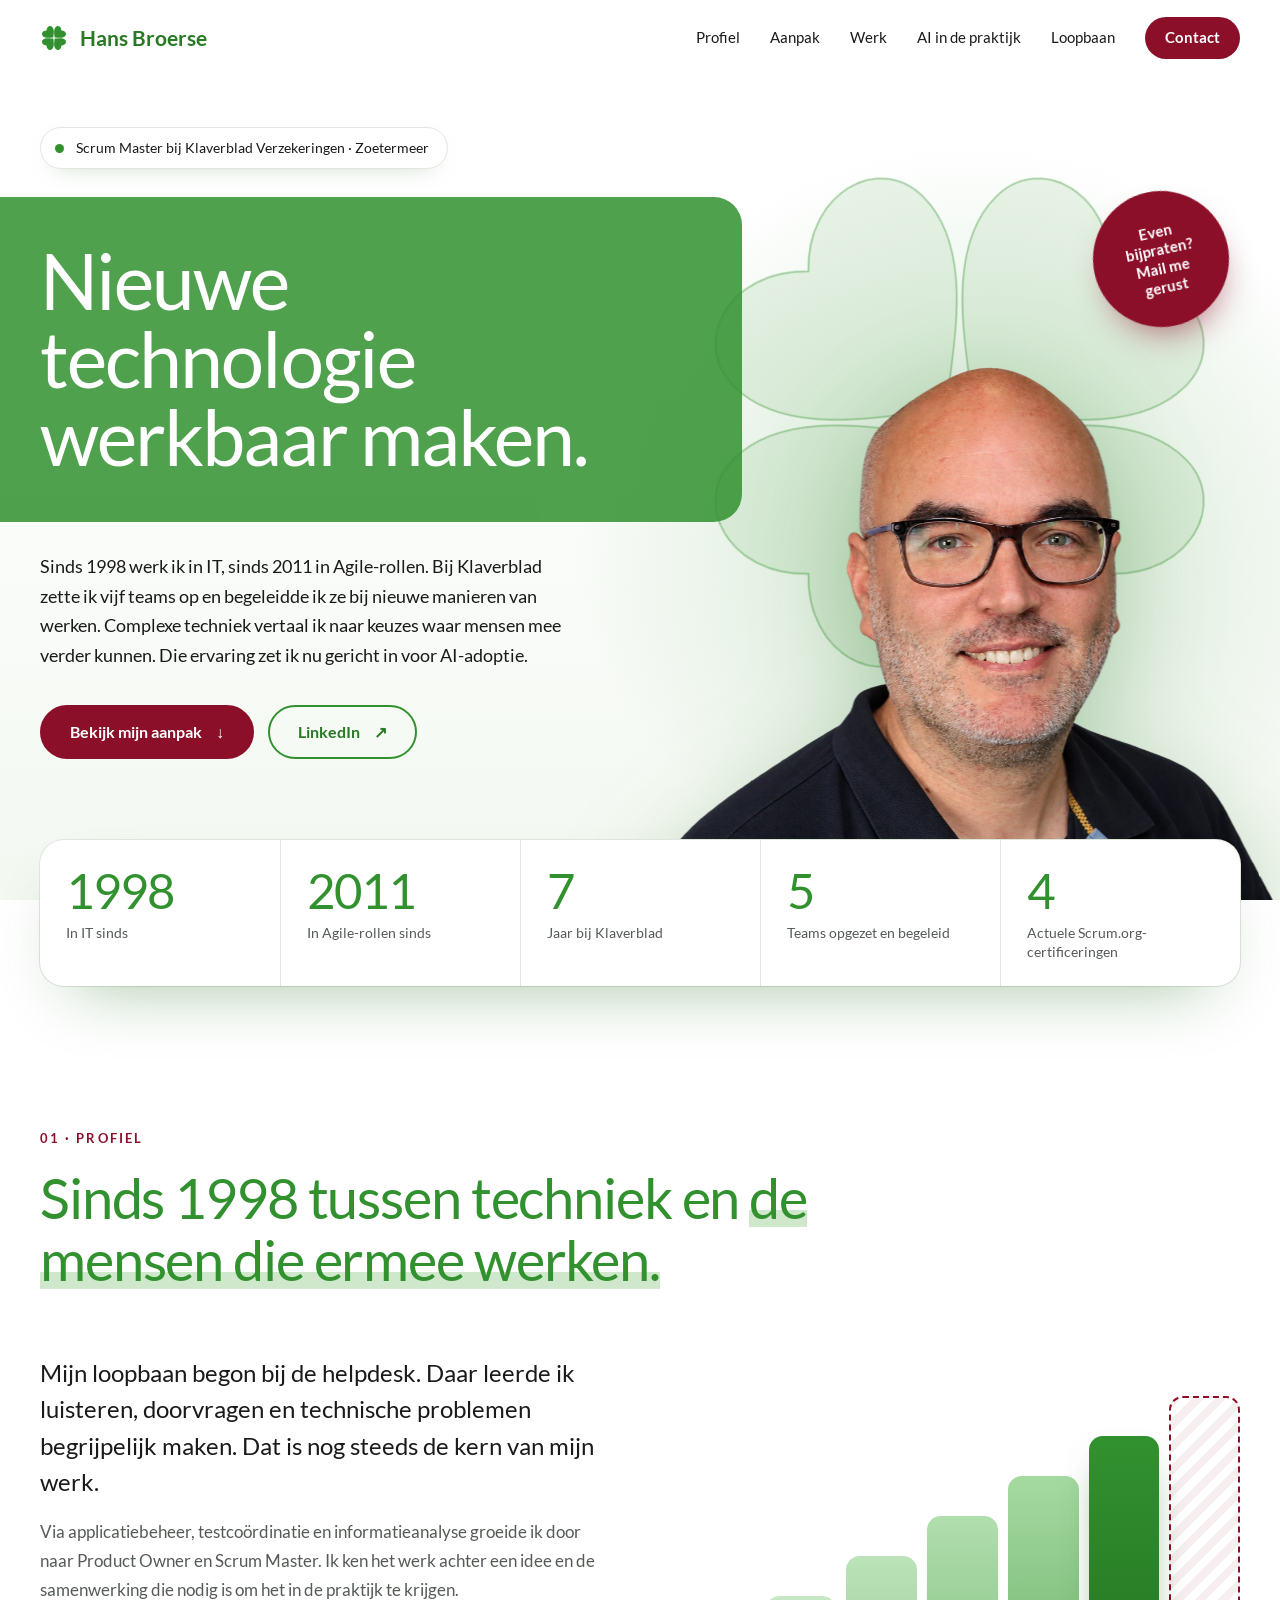
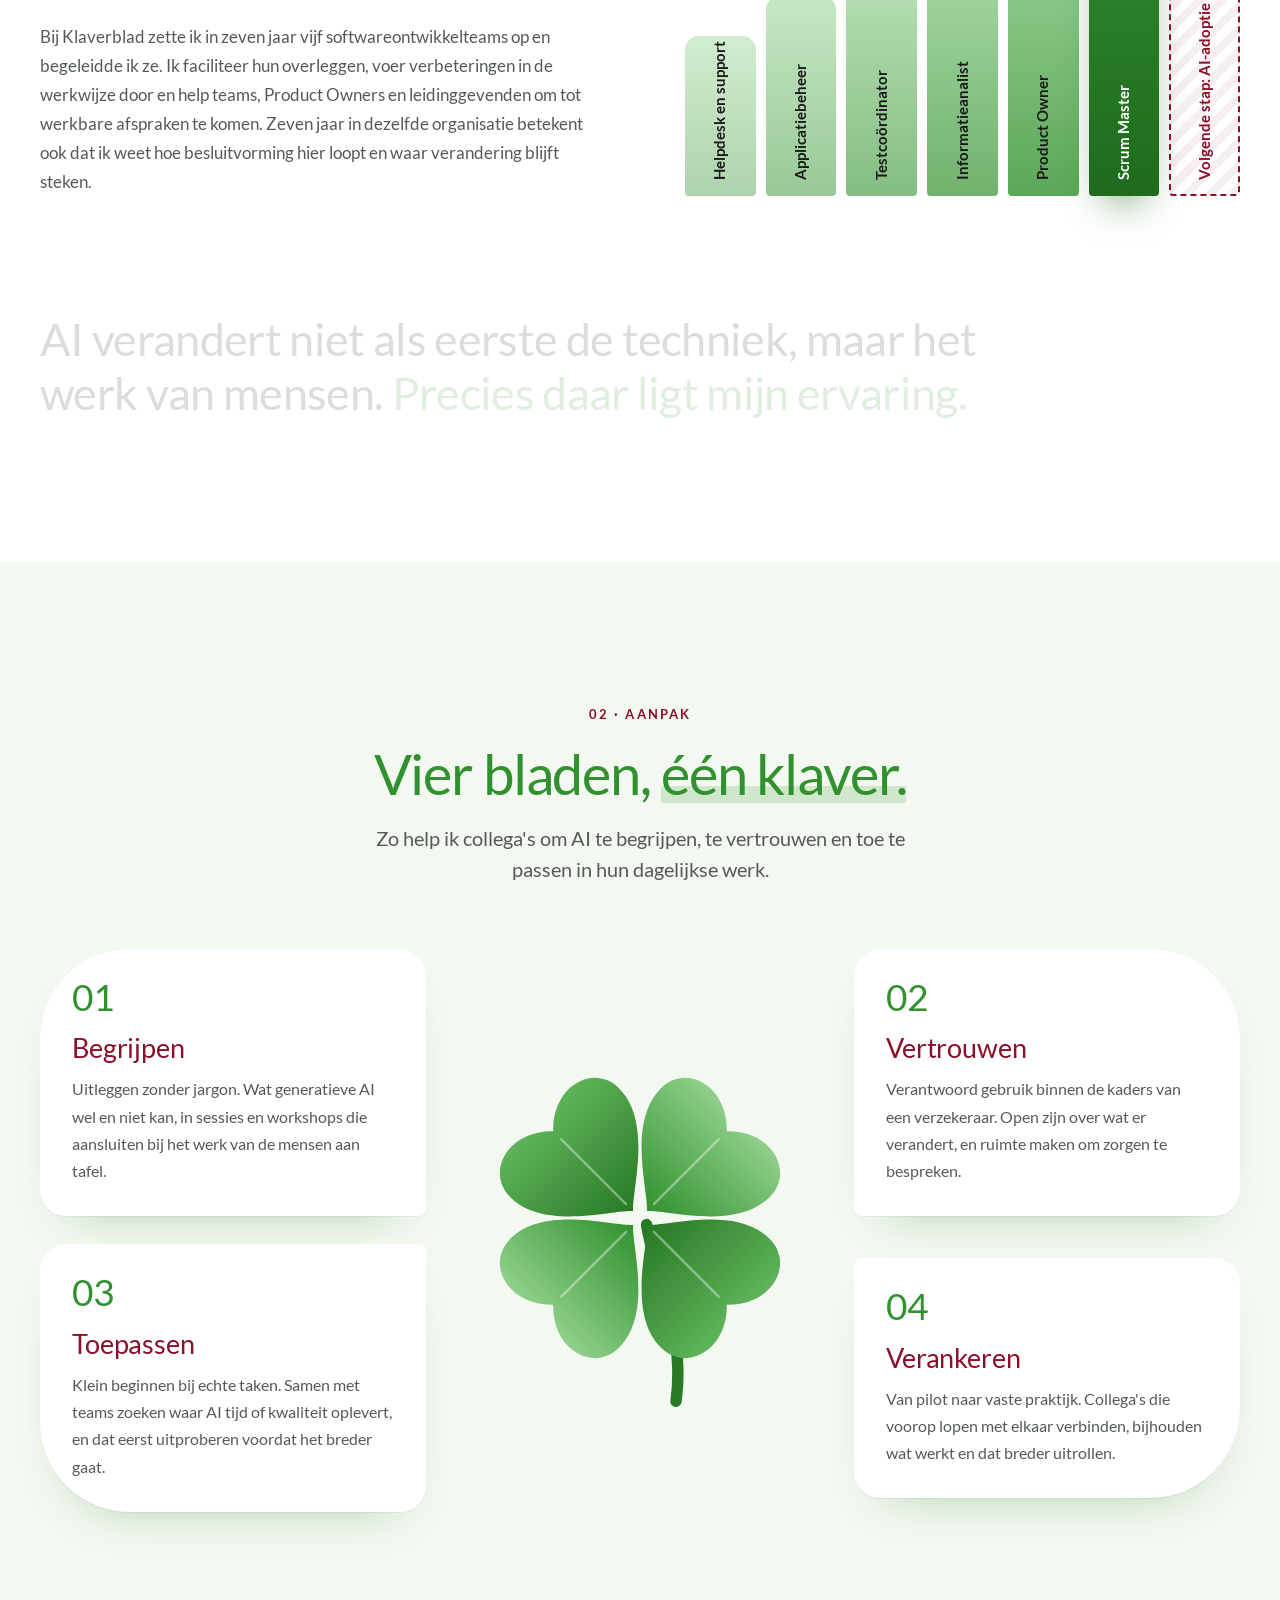
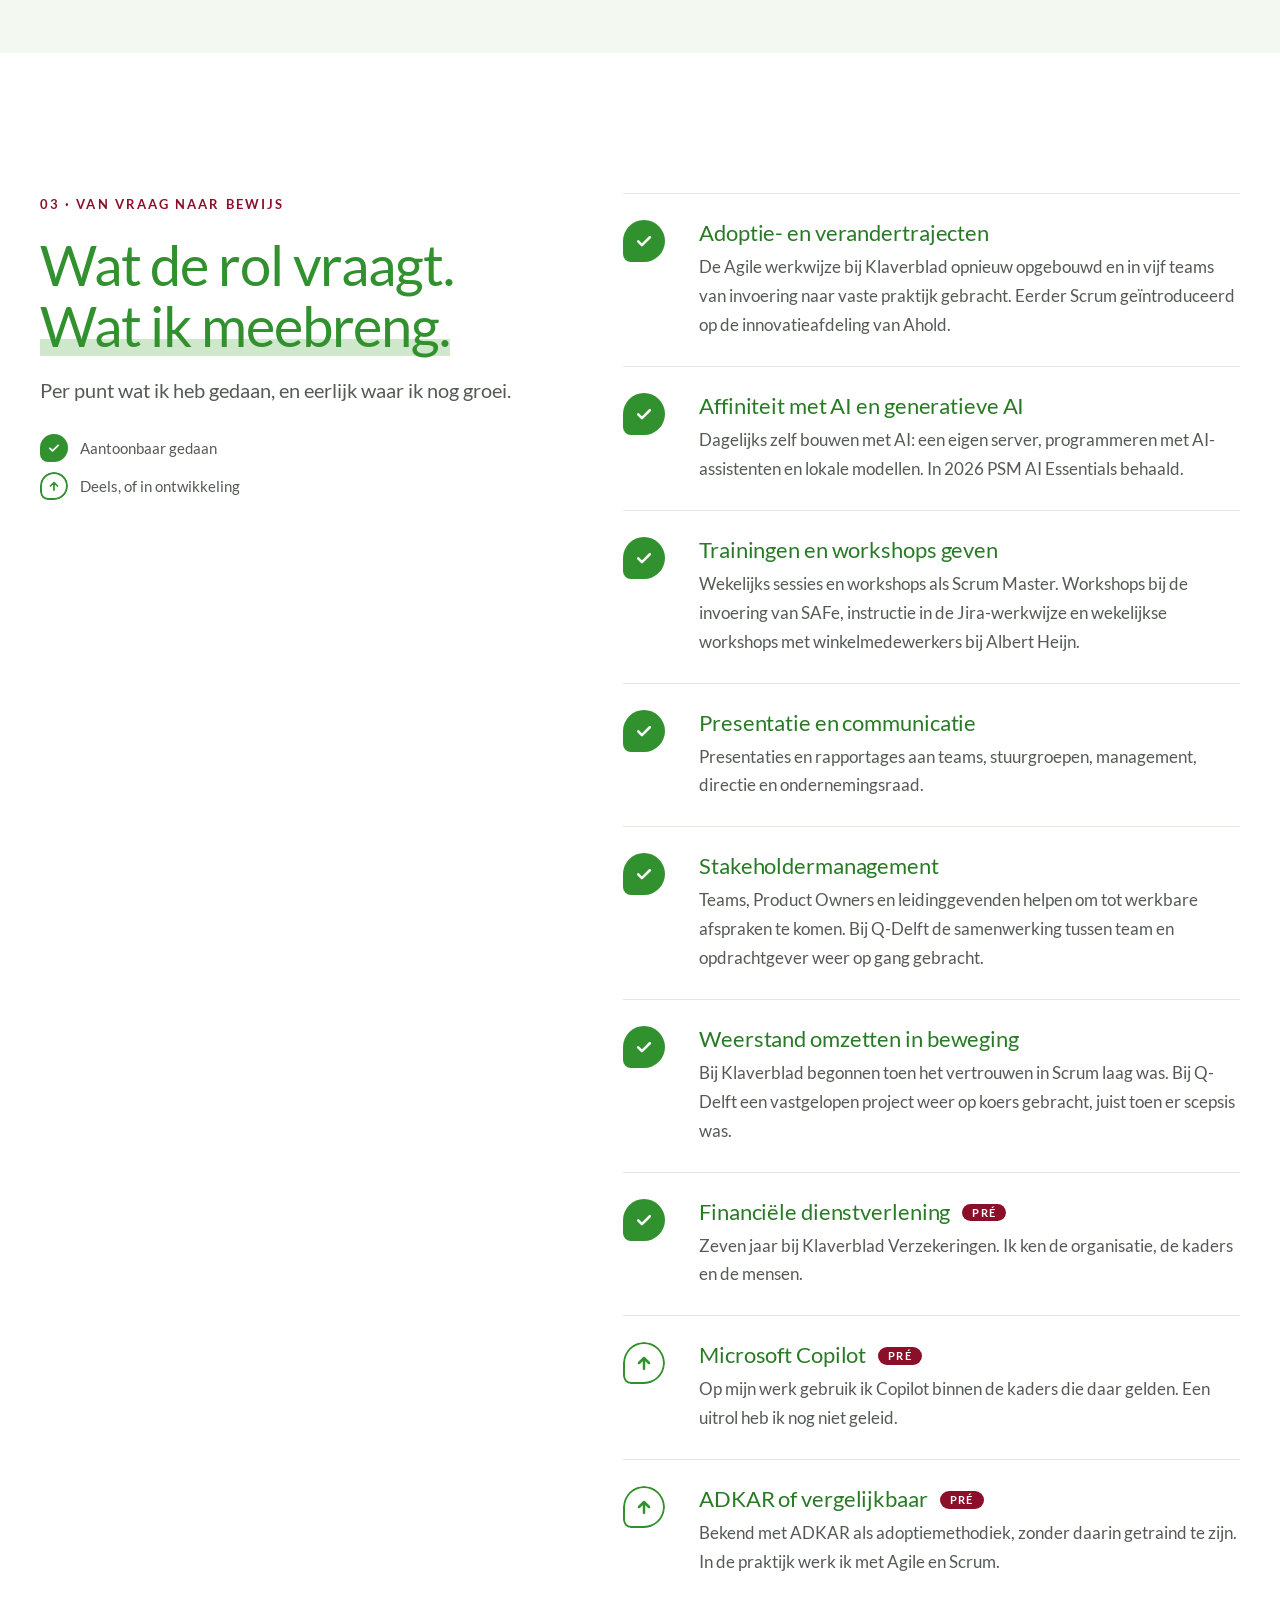
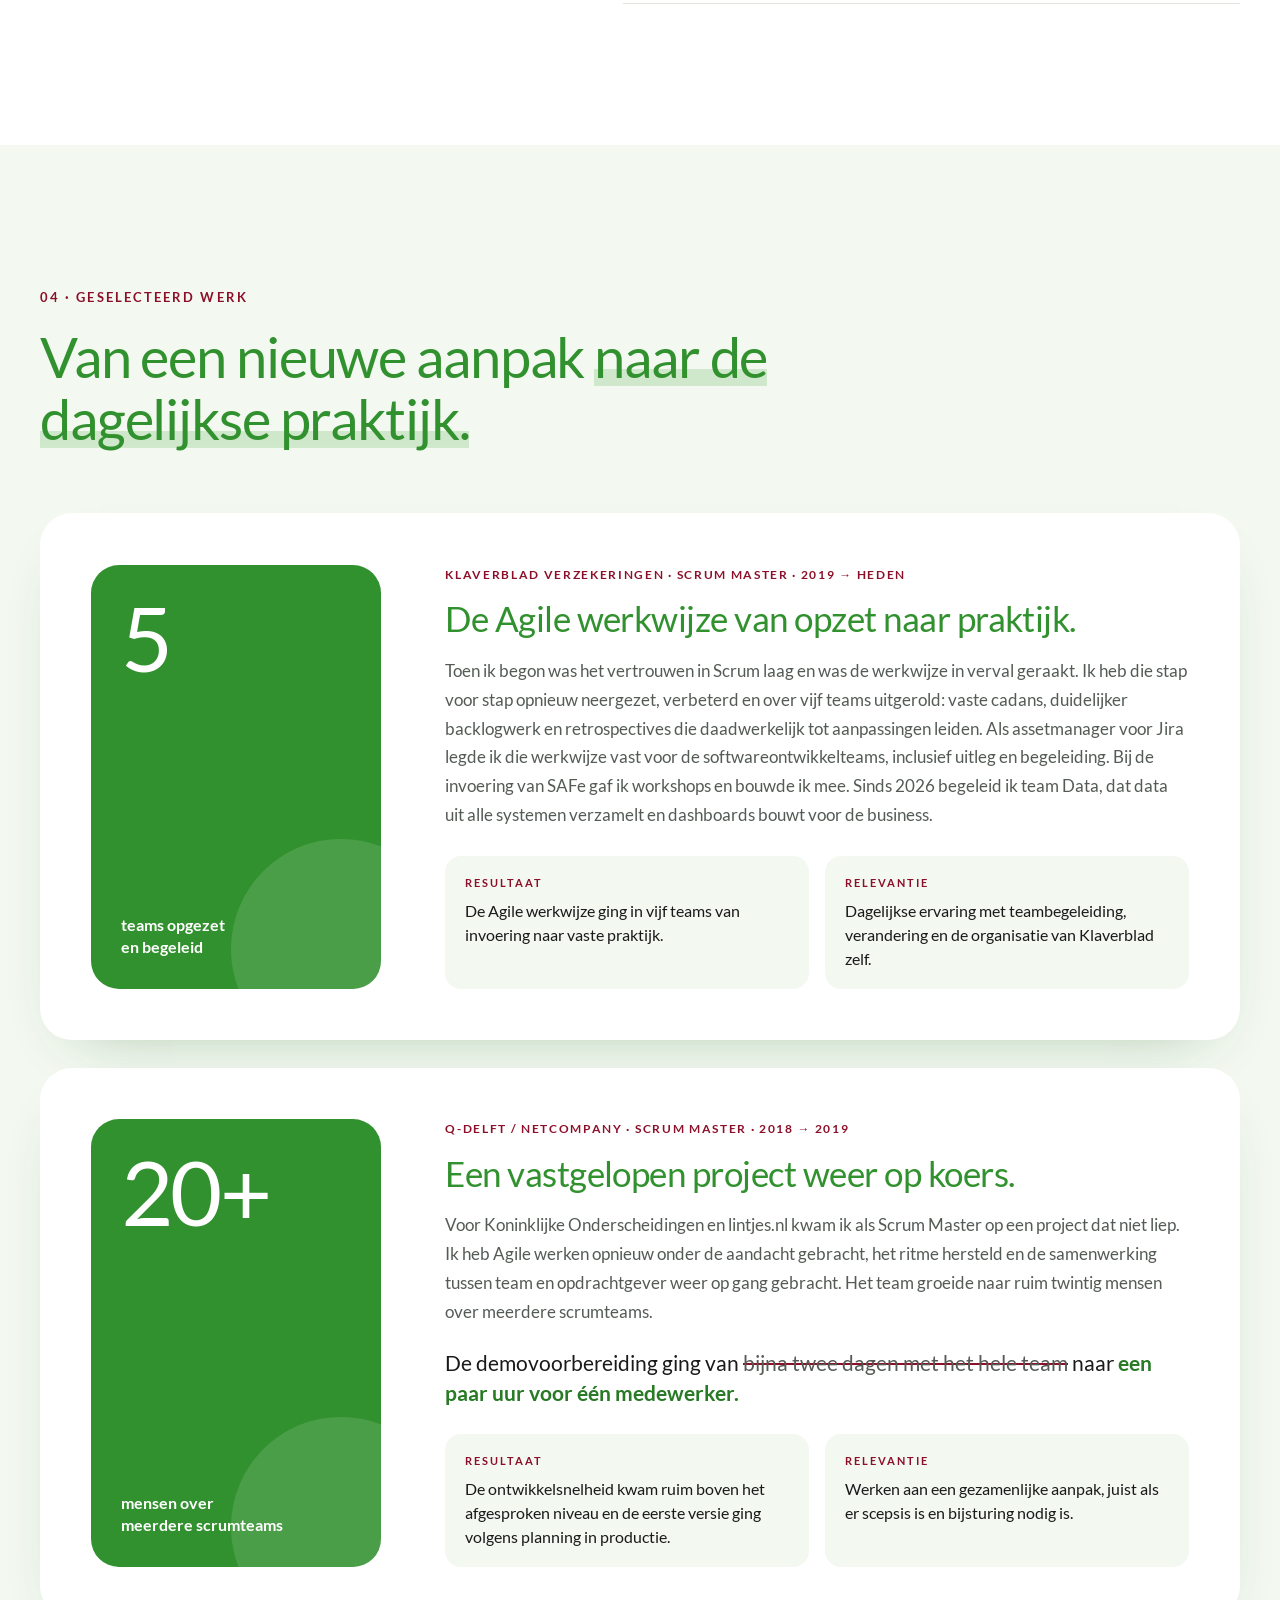
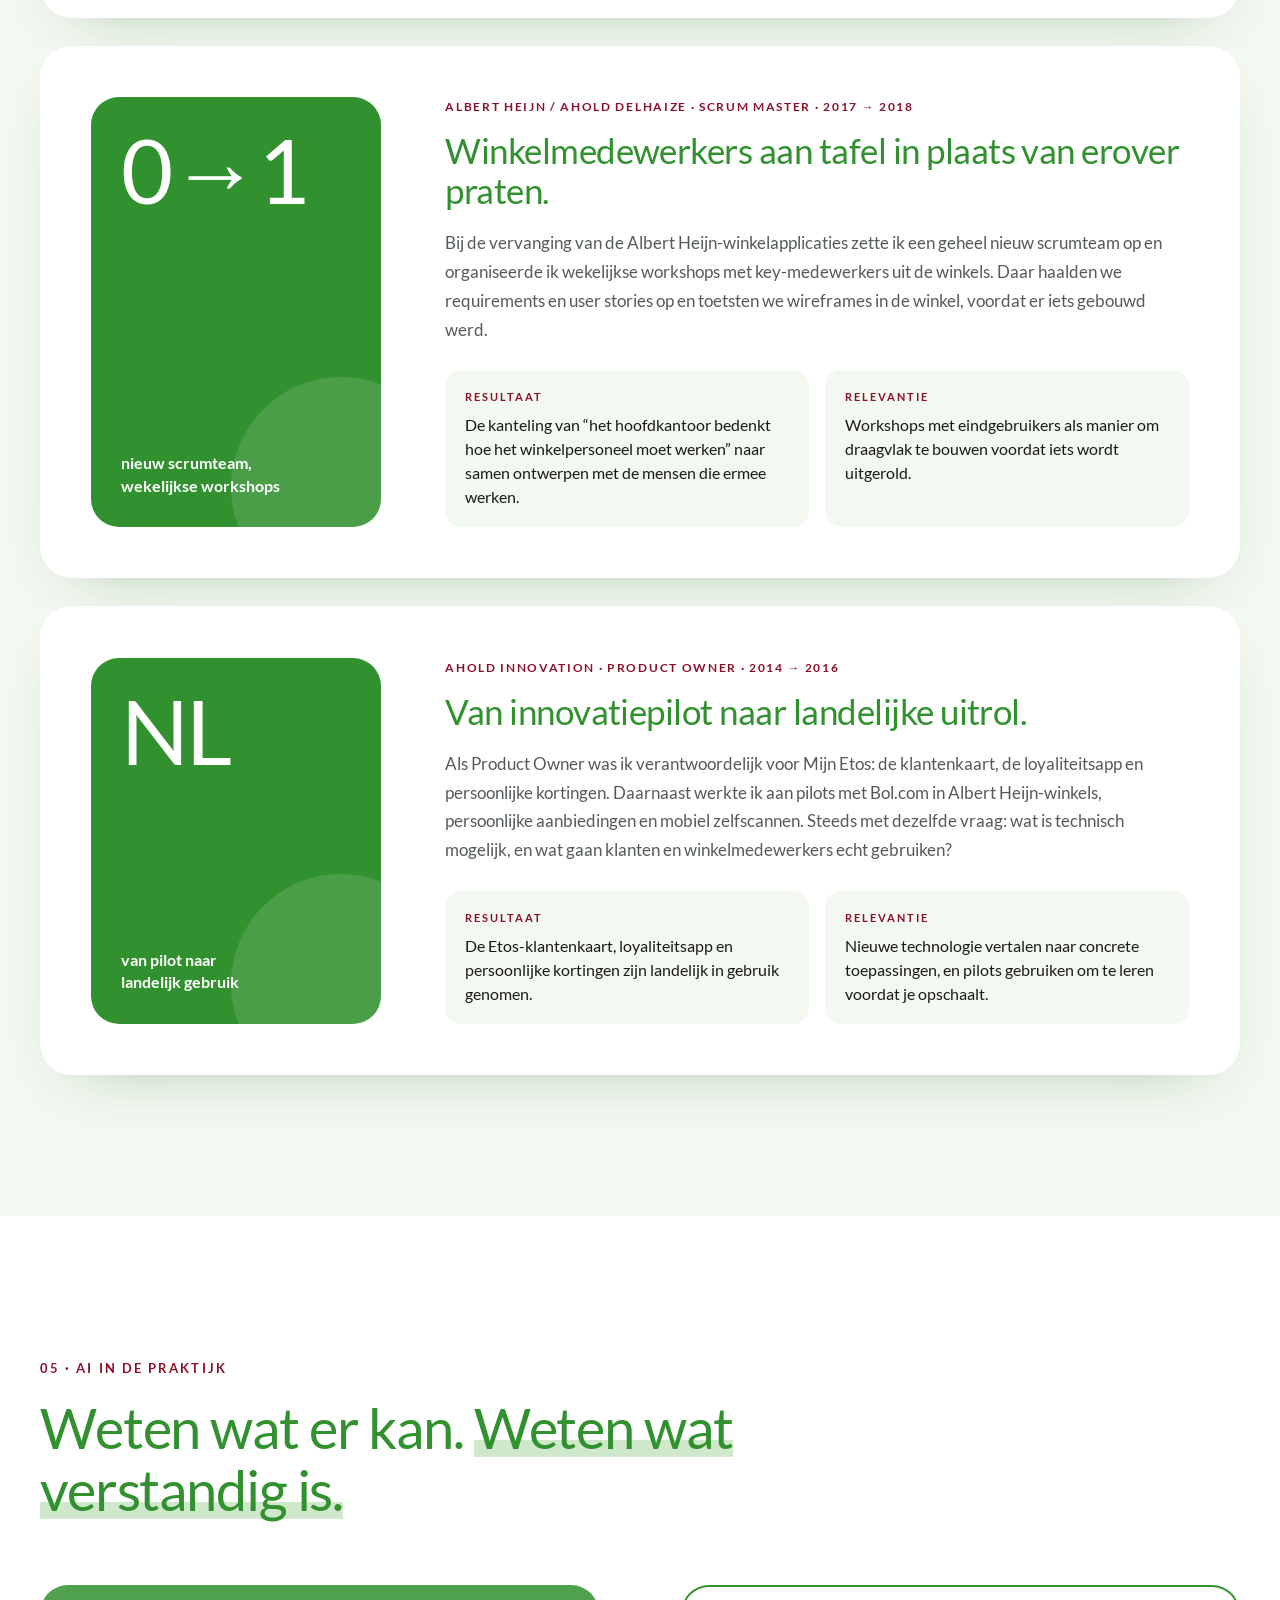
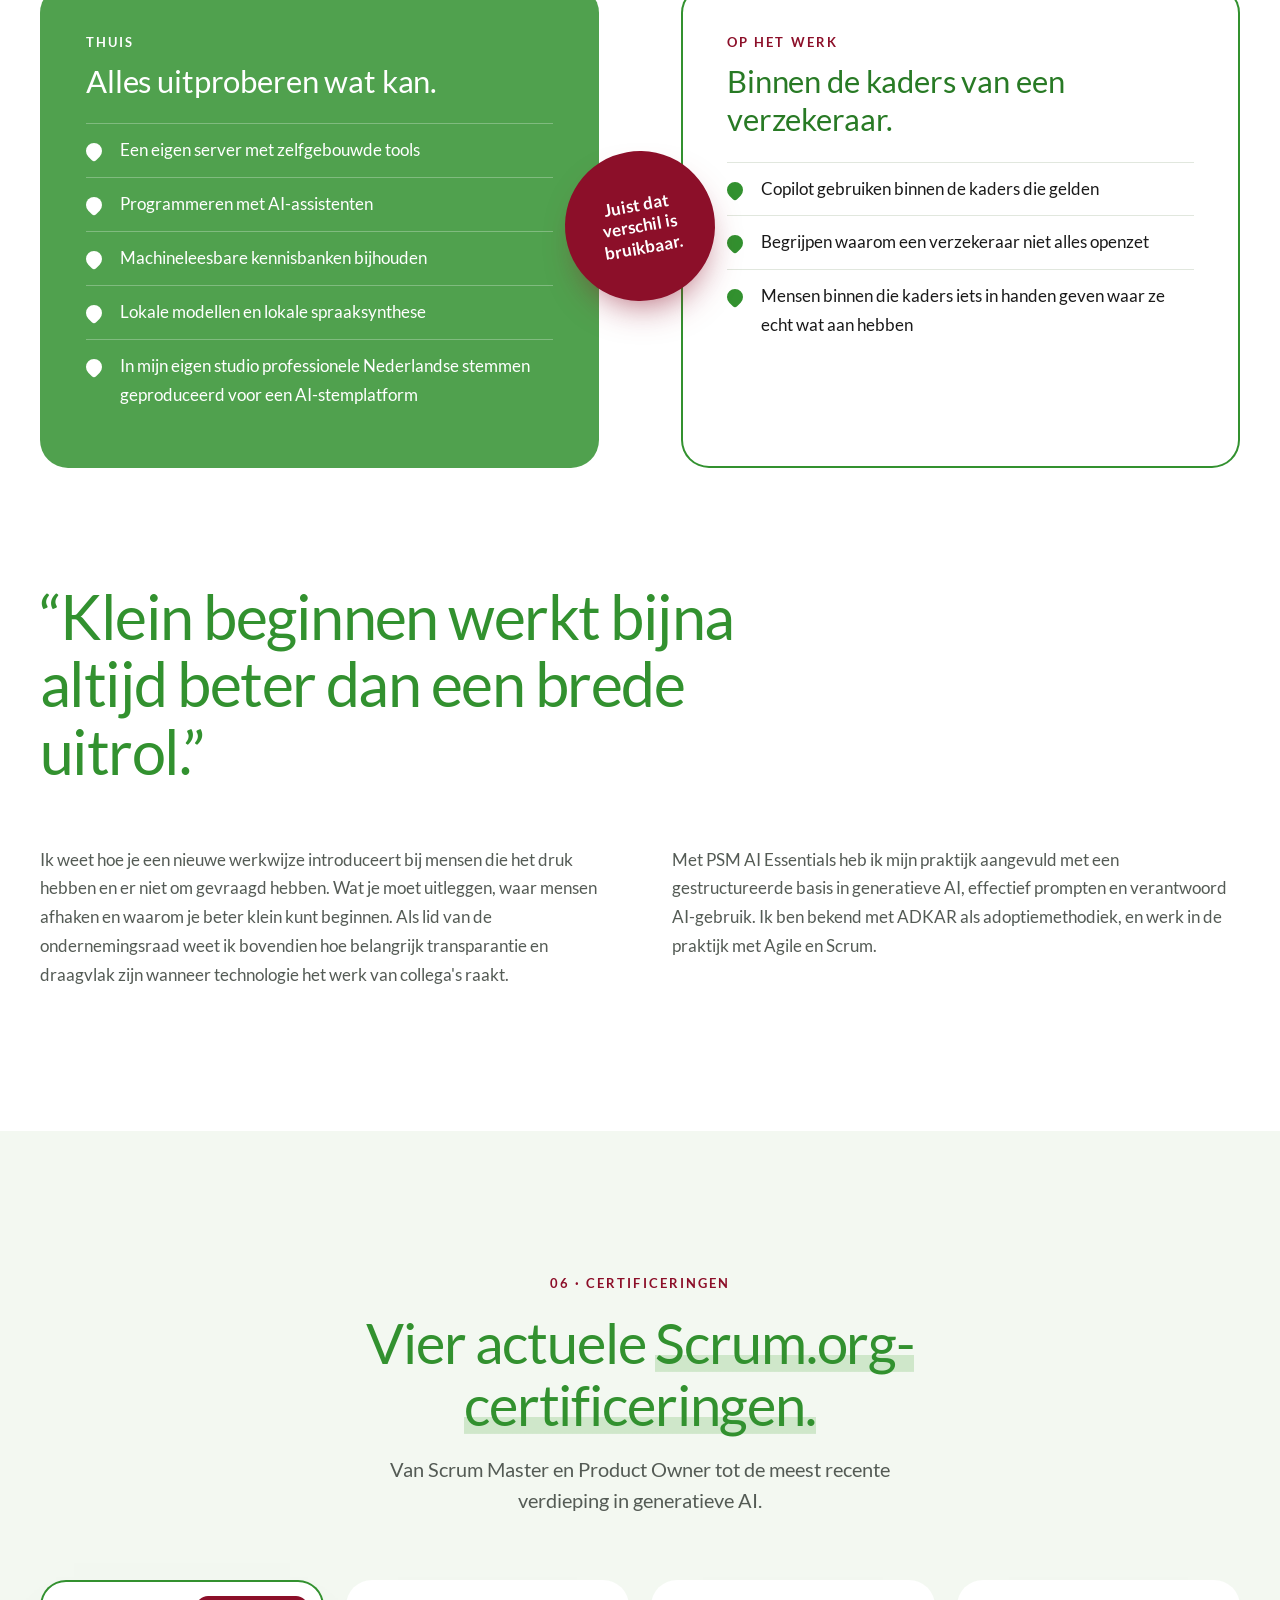
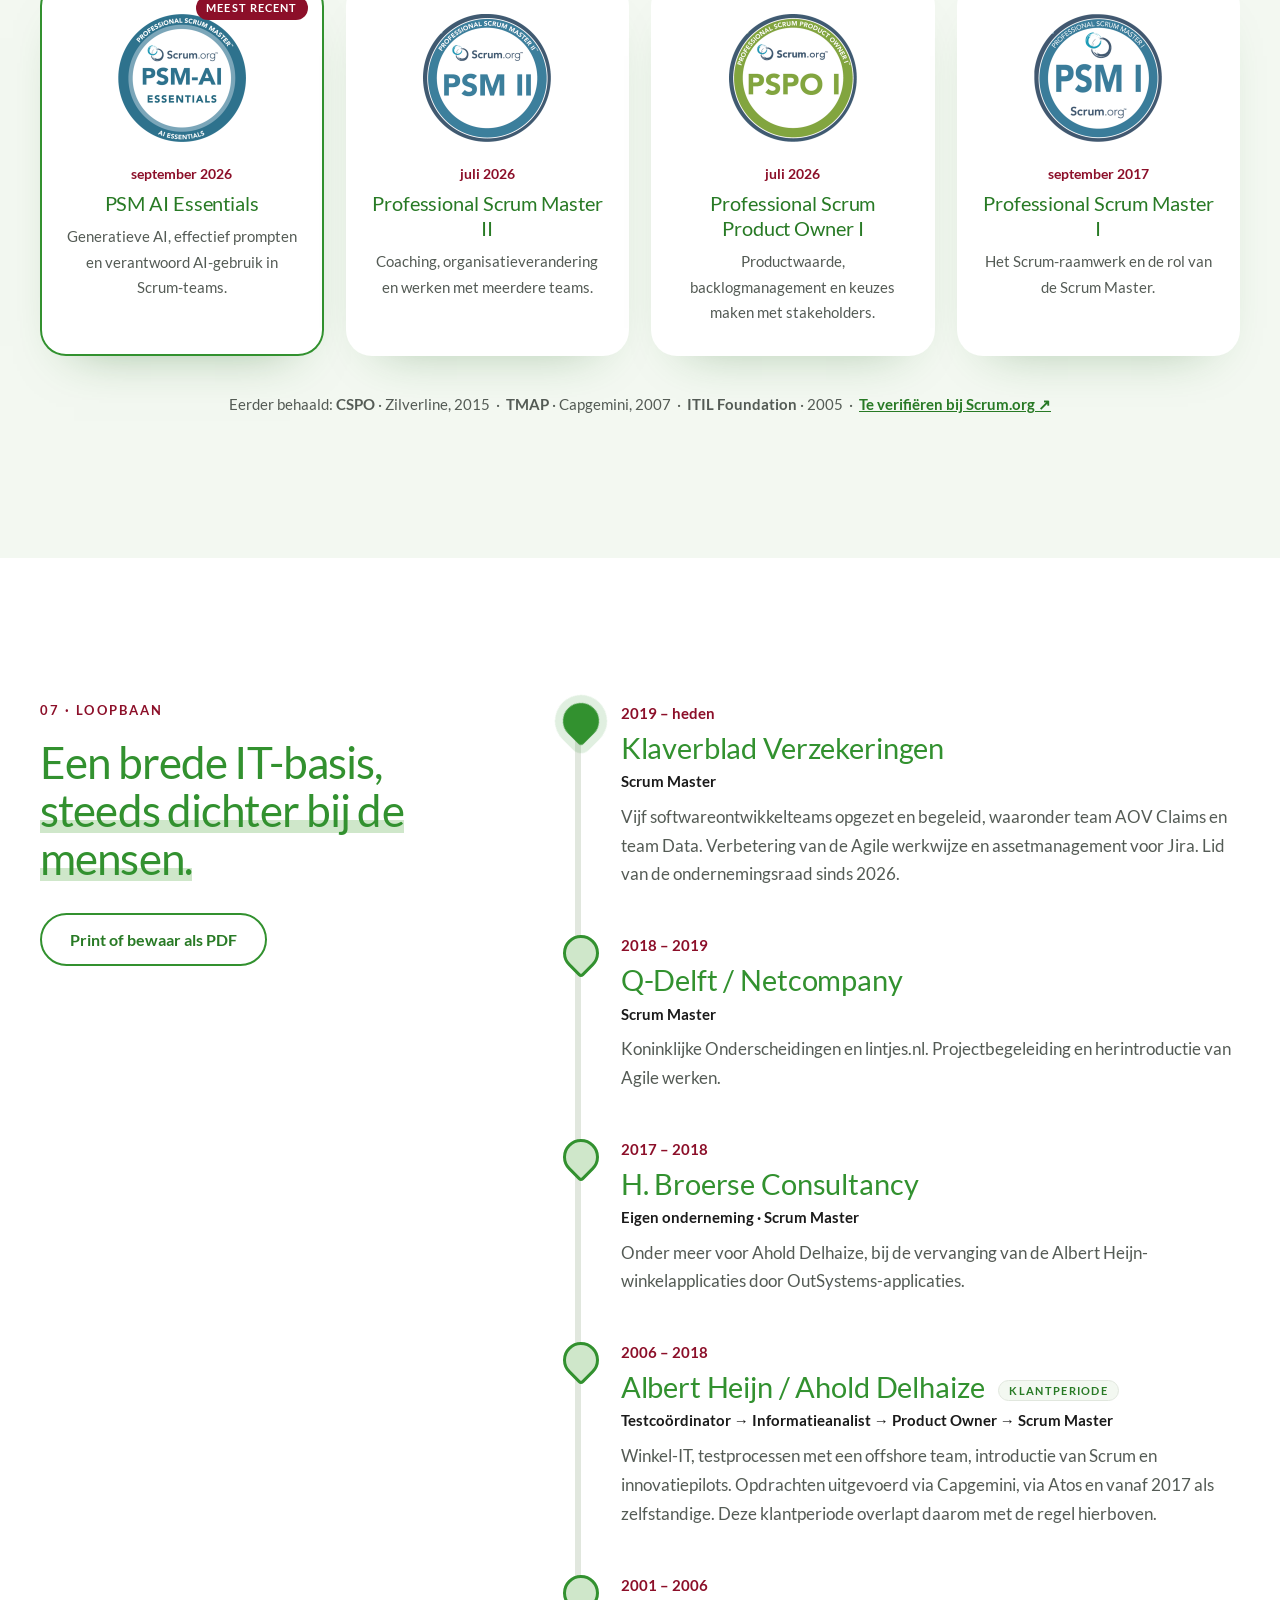
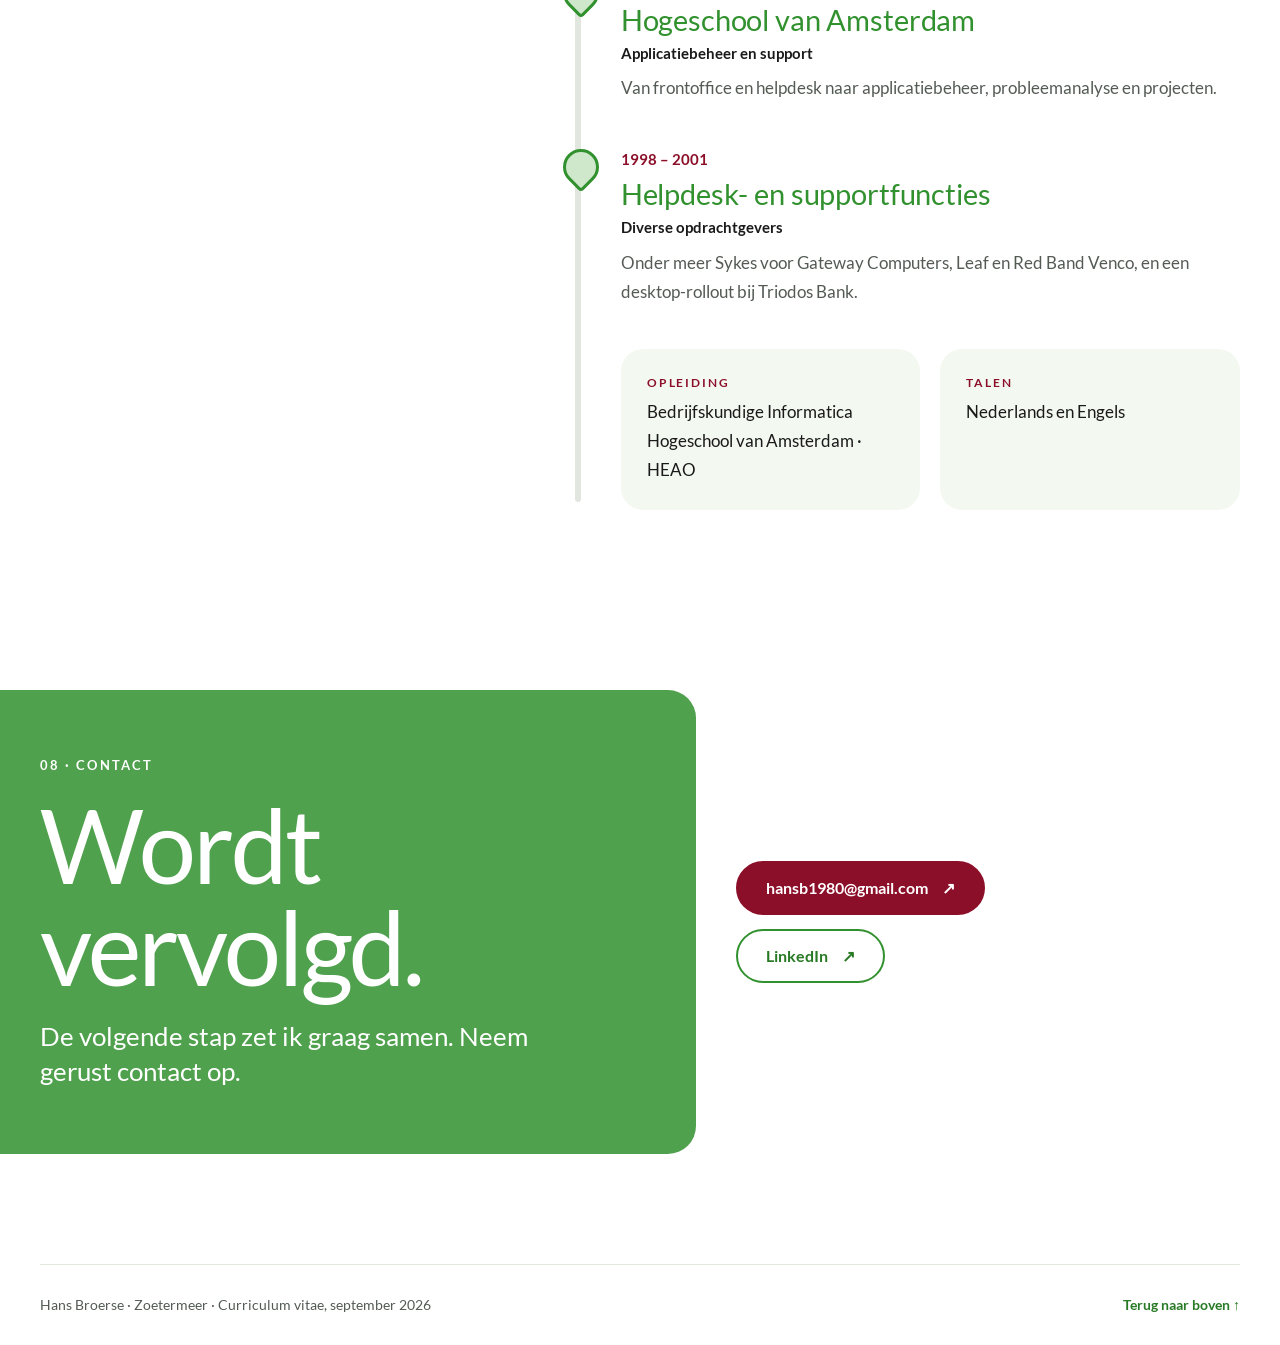
<file: index.html>
<!doctype html>
<html lang="nl">
<head>
  <meta charset="utf-8">
  <meta name="viewport" content="width=device-width, initial-scale=1">
  <title>Hans Broerse | Scrum Master · teams, verandering en AI-adoptie</title>
  <meta name="description" content="Hans Broerse, Scrum Master bij Klaverblad Verzekeringen. Sinds 1998 in IT, sinds 2011 in Agile-rollen. Vijf teams opgezet en begeleid, facilitatie en verandering, met vier actuele Scrum.org-certificeringen.">
  <meta name="robots" content="index, follow">
  <meta name="author" content="Hans Broerse">
  <meta name="theme-color" content="#ffffff">
  <meta property="og:title" content="Hans Broerse | Scrum Master · teams, verandering en AI-adoptie">
  <meta property="og:description" content="Scrum Master bij Klaverblad Verzekeringen. Sinds 1998 in IT, sinds 2011 in Agile-rollen. Vijf teams opgezet en begeleid, facilitatie en verandering.">
  <meta property="og:type" content="profile">
  <meta property="og:url" content="https://hansbroerse.nl/">
  <meta property="og:site_name" content="Hans Broerse">
  <meta property="og:locale" content="nl_NL">
  <meta property="og:image" content="https://hansbroerse.nl/assets/og-image.png">
  <meta property="og:image:width" content="1200">
  <meta property="og:image:height" content="630">
  <meta property="og:image:alt" content="Hans Broerse, Scrum Master bij Klaverblad Verzekeringen">
  <meta name="twitter:card" content="summary_large_image">
  <meta name="twitter:title" content="Hans Broerse | Scrum Master · teams, verandering en AI-adoptie">
  <meta name="twitter:description" content="Scrum Master bij Klaverblad Verzekeringen. Teambegeleiding, facilitatie en verandering.">
  <meta name="twitter:image" content="https://hansbroerse.nl/assets/og-image.png">
  <link rel="canonical" href="https://hansbroerse.nl/">
  <link rel="me" href="https://www.linkedin.com/in/hans-broerse-25328b5/">
  <link rel="sitemap" type="application/xml" href="/sitemap.xml">
  <link rel="icon" href="assets/favicon.svg" type="image/svg+xml">
  <link rel="preload" href="assets/lato-400.woff2" as="font" type="font/woff2" crossorigin>
  <link rel="preload" href="assets/portret-t.webp" as="image">
  <link rel="stylesheet" href="styles.css">
  <script>document.documentElement.classList.add('js')</script>
  <script src="main.js" defer></script>
  <script type="application/ld+json">
  {
    "@context": "https://schema.org",
    "@type": "Person",
    "name": "Hans Broerse",
    "url": "https://hansbroerse.nl/",
    "image": "https://hansbroerse.nl/assets/portret.jpg",
    "email": "mailto:hansb1980@gmail.com",
    "jobTitle": "Scrum Master",
    "worksFor": {"@type": "Organization", "name": "Klaverblad Verzekeringen"},
    "address": {"@type": "PostalAddress", "addressLocality": "Zoetermeer", "addressCountry": "NL"},
    "sameAs": ["https://www.linkedin.com/in/hans-broerse-25328b5/"],
    "knowsLanguage": ["nl", "en"],
    "knowsAbout": ["Scrum", "Agile coaching", "Teamfacilitatie", "Verandermanagement", "AI-adoptie", "Product ownership", "Businessanalyse", "Generatieve AI"],
    "alumniOf": {"@type": "CollegeOrUniversity", "name": "Hogeschool van Amsterdam"},
    "hasCredential": [
      {"@type": "EducationalOccupationalCredential", "name": "Professional Scrum Master - AI Essentials", "recognizedBy": {"@type": "Organization", "name": "Scrum.org"}},
      {"@type": "EducationalOccupationalCredential", "name": "Professional Scrum Master II", "recognizedBy": {"@type": "Organization", "name": "Scrum.org"}},
      {"@type": "EducationalOccupationalCredential", "name": "Professional Scrum Product Owner I", "recognizedBy": {"@type": "Organization", "name": "Scrum.org"}},
      {"@type": "EducationalOccupationalCredential", "name": "Professional Scrum Master I", "recognizedBy": {"@type": "Organization", "name": "Scrum.org"}}
    ]
  }
  </script>
</head>
<body id="top">
  <a class="skip-link" href="#inhoud">Direct naar de inhoud</a>

  <svg width="0" height="0" class="defs" aria-hidden="true" focusable="false">
    <defs>
      <path id="leaf" d="M0,-6 C-9,-16 -47,-36 -47,-65 C-47,-87 -19,-95 0,-75 C19,-95 47,-87 47,-65 C47,-36 9,-16 0,-6 Z"/>
      <linearGradient id="leaf-a" x1="0" y1="1" x2="0" y2="0">
        <stop offset="0" stop-color="#287a25"/><stop offset="1" stop-color="#5fb35a"/>
      </linearGradient>
      <linearGradient id="leaf-b" x1="0" y1="1" x2="0" y2="0">
        <stop offset="0" stop-color="#32912f"/><stop offset="1" stop-color="#8fd08a"/>
      </linearGradient>
    </defs>
  </svg>

  <header class="topbar" data-topbar>
    <div class="wrap topbar-inner">
      <a class="wordmark" href="#top" aria-label="Hans Broerse, naar boven">
        <svg viewBox="-100 -100 200 200" aria-hidden="true"><g><use href="#leaf" transform="rotate(-45)"/><use href="#leaf" transform="rotate(45)"/><use href="#leaf" transform="rotate(135)"/><use href="#leaf" transform="rotate(225)"/></g></svg>
        Hans Broerse
      </a>
      <nav aria-label="Hoofdnavigatie">
        <a href="#profiel">Profiel</a>
        <a href="#aanpak">Aanpak</a>
        <a href="#werk">Werk</a>
        <a href="#ai">AI in de praktijk</a>
        <a href="#loopbaan">Loopbaan</a>
        <a href="#contact" class="nav-cta">Contact</a>
      </nav>
    </div>
  </header>

  <main id="inhoud">
    <section class="hero" aria-labelledby="hero-title">
      <div class="hero-bg" aria-hidden="true"></div>
      <div class="wrap hero-grid">
        <div class="hero-copy">
          <p class="eyebrow"><span class="dot" aria-hidden="true"></span>Scrum Master bij Klaverblad Verzekeringen · Zoetermeer</p>
          <div class="kader hero-kader">
            <h1 id="hero-title"><span class="ln"><span>Nieuwe</span></span> <span class="ln"><span>technologie</span></span> <span class="ln"><span>werkbaar maken.</span></span></h1>
          </div>
          <p class="hero-intro">Sinds 1998 werk ik in IT, sinds 2011 in Agile-rollen. Bij Klaverblad zette ik vijf teams op en begeleidde ik ze bij nieuwe manieren van werken. Complexe techniek vertaal ik naar keuzes waar mensen mee verder kunnen. Die ervaring zet ik nu gericht in voor AI-adoptie.</p>
          <div class="hero-actions">
            <a class="btn" href="#aanpak">Bekijk mijn aanpak <span aria-hidden="true">↓</span></a>
            <a class="btn btn-line" href="https://www.linkedin.com/in/hans-broerse-25328b5/">LinkedIn <span aria-hidden="true">↗</span></a>
          </div>
        </div>
        <div class="hero-visual">
          <svg class="hero-clover" viewBox="-110 -110 220 220" aria-hidden="true">
            <g class="spin">
              <g transform="rotate(-45)"><use class="grow" href="#leaf" style="--i:0"/></g>
              <g transform="rotate(45)"><use class="grow" href="#leaf" style="--i:1"/></g>
              <g transform="rotate(135)"><use class="grow" href="#leaf" style="--i:2"/></g>
              <g transform="rotate(225)"><use class="grow" href="#leaf" style="--i:3"/></g>
            </g>
          </svg>
          <img class="hero-portrait" src="assets/portret-t.webp" width="1100" height="939" alt="Portretfoto van Hans Broerse" fetchpriority="high">
          <a class="bol" href="#contact"><span>Even bijpraten? Mail me gerust</span></a>
        </div>
      </div>
    </section>

    <section class="facts wrap" aria-labelledby="facts-title">
      <h2 class="sr-only" id="facts-title">Profiel in het kort</h2>
      <dl>
        <div><dt>In IT sinds</dt><dd><span data-count="1998" data-from="1960">1998</span></dd></div>
        <div><dt>In Agile-rollen sinds</dt><dd><span data-count="2011" data-from="1980">2011</span></dd></div>
        <div><dt>Jaar bij Klaverblad</dt><dd><span data-count="7">7</span></dd></div>
        <div><dt>Teams opgezet en begeleid</dt><dd><span data-count="5">5</span></dd></div>
        <div><dt>Actuele Scrum.org-certificeringen</dt><dd><span data-count="4">4</span></dd></div>
      </dl>
    </section>

    <section class="section profile" id="profiel" aria-labelledby="profiel-title">
      <div class="wrap">
        <div class="section-head" data-reveal>
          <p class="kicker">01 · Profiel</p>
          <h2 id="profiel-title">Sinds 1998 tussen techniek en <span class="hl">de mensen die ermee werken.</span></h2>
        </div>
        <div class="profile-grid">
          <div class="profile-text" data-reveal>
            <p class="lead">Mijn loopbaan begon bij de helpdesk. Daar leerde ik luisteren, doorvragen en technische problemen begrijpelijk maken. Dat is nog steeds de kern van mijn werk.</p>
            <p>Via applicatiebeheer, testcoördinatie en informatieanalyse groeide ik door naar Product Owner en Scrum Master. Ik ken het werk achter een idee en de samenwerking die nodig is om het in de praktijk te krijgen.</p>
            <p>Bij Klaverblad zette ik in zeven jaar vijf softwareontwikkelteams op en begeleidde ik ze. Ik faciliteer hun overleggen, voer verbeteringen in de werkwijze door en help teams, Product Owners en leidinggevenden om tot werkbare afspraken te komen. Zeven jaar in dezelfde organisatie betekent ook dat ik weet hoe besluitvorming hier loopt en waar verandering blijft steken.</p>
          </div>
          <ol class="stairs" aria-label="Zes rollen in IT sinds 1998, en AI-adoptie als volgende stap" data-reveal>
            <li style="--s:1"><span class="bar"></span><span class="role">Helpdesk en support</span></li>
            <li style="--s:2"><span class="bar"></span><span class="role">Applicatiebeheer</span></li>
            <li style="--s:3"><span class="bar"></span><span class="role">Testcoördinator</span></li>
            <li style="--s:4"><span class="bar"></span><span class="role">Informatieanalist</span></li>
            <li style="--s:5"><span class="bar"></span><span class="role">Product Owner</span></li>
            <li style="--s:6" class="now"><span class="bar"></span><span class="role">Scrum Master</span></li>
            <li style="--s:7" class="next"><span class="bar"></span><span class="role">Volgende stap: AI-adoptie</span></li>
          </ol>
        </div>
        <p class="statement" data-words>AI verandert niet als eerste de techniek, maar het werk van mensen. Precies daar ligt mijn ervaring.</p>
      </div>
    </section>

    <section class="section pillars" id="aanpak" aria-labelledby="aanpak-title">
      <div class="wrap">
        <div class="section-head centered" data-reveal>
          <p class="kicker">02 · Aanpak</p>
          <h2 id="aanpak-title">Vier bladen, <span class="hl">één klaver.</span></h2>
          <p class="section-sub">Zo help ik collega's om AI te begrijpen, te vertrouwen en toe te passen in hun dagelijkse werk.</p>
        </div>
        <div class="clover-grid">
          <article class="pillar p1" data-reveal>
            <span class="pnum">01</span>
            <h3>Begrijpen</h3>
            <p>Uitleggen zonder jargon. Wat generatieve AI wel en niet kan, in sessies en workshops die aansluiten bij het werk van de mensen aan tafel.</p>
          </article>
          <article class="pillar p2" data-reveal>
            <span class="pnum">02</span>
            <h3>Vertrouwen</h3>
            <p>Verantwoord gebruik binnen de kaders van een verzekeraar. Open zijn over wat er verandert, en ruimte maken om zorgen te bespreken.</p>
          </article>
          <div class="clover-center" aria-hidden="true">
            <svg viewBox="-110 -110 220 230">
              <path class="stem" d="M4,4 C10,40 28,70 22,112" />
              <g transform="rotate(-45)"><use class="leaf leaf-1" href="#leaf"/><path class="vein" d="M0,-12 L0,-68"/></g>
              <g transform="rotate(45)"><use class="leaf leaf-2" href="#leaf"/><path class="vein" d="M0,-12 L0,-68"/></g>
              <g transform="rotate(225)"><use class="leaf leaf-3" href="#leaf"/><path class="vein" d="M0,-12 L0,-68"/></g>
              <g transform="rotate(135)"><use class="leaf leaf-4" href="#leaf"/><path class="vein" d="M0,-12 L0,-68"/></g>
            </svg>
          </div>
          <article class="pillar p3" data-reveal>
            <span class="pnum">03</span>
            <h3>Toepassen</h3>
            <p>Klein beginnen bij echte taken. Samen met teams zoeken waar AI tijd of kwaliteit oplevert, en dat eerst uitproberen voordat het breder gaat.</p>
          </article>
          <article class="pillar p4" data-reveal>
            <span class="pnum">04</span>
            <h3>Verankeren</h3>
            <p>Van pilot naar vaste praktijk. Collega's die voorop lopen met elkaar verbinden, bijhouden wat werkt en dat breder uitrollen.</p>
          </article>
        </div>
      </div>
    </section>

    <section class="section proof" id="bewijs" aria-labelledby="bewijs-title">
      <div class="wrap proof-grid">
        <div class="section-head sticky" data-reveal>
          <p class="kicker">03 · Van vraag naar bewijs</p>
          <h2 id="bewijs-title">Wat de rol vraagt. <span class="hl">Wat ik meebreng.</span></h2>
          <p class="section-sub">Per punt wat ik heb gedaan, en eerlijk waar ik nog groei.</p>
          <ul class="legend">
            <li><span class="ico ico-done" aria-hidden="true"></span>Aantoonbaar gedaan</li>
            <li><span class="ico ico-grow" aria-hidden="true"></span>Deels, of in ontwikkeling</li>
          </ul>
        </div>
        <ol class="proof-list">
          <li data-reveal><h3>Adoptie- en verandertrajecten</h3><p>De Agile werkwijze bij Klaverblad opnieuw opgebouwd en in vijf teams van invoering naar vaste praktijk gebracht. Eerder Scrum geïntroduceerd op de innovatieafdeling van Ahold.</p></li>
          <li data-reveal><h3>Affiniteit met AI en generatieve AI</h3><p>Dagelijks zelf bouwen met AI: een eigen server, programmeren met AI-assistenten en lokale modellen. In 2026 PSM AI Essentials behaald.</p></li>
          <li data-reveal><h3>Trainingen en workshops geven</h3><p>Wekelijks sessies en workshops als Scrum Master. Workshops bij de invoering van SAFe, instructie in de Jira-werkwijze en wekelijkse workshops met winkelmedewerkers bij Albert Heijn.</p></li>
          <li data-reveal><h3>Presentatie en communicatie</h3><p>Presentaties en rapportages aan teams, stuurgroepen, management, directie en ondernemingsraad.</p></li>
          <li data-reveal><h3>Stakeholdermanagement</h3><p>Teams, Product Owners en leidinggevenden helpen om tot werkbare afspraken te komen. Bij Q-Delft de samenwerking tussen team en opdrachtgever weer op gang gebracht.</p></li>
          <li data-reveal><h3>Weerstand omzetten in beweging</h3><p>Bij Klaverblad begonnen toen het vertrouwen in Scrum laag was. Bij Q-Delft een vastgelopen project weer op koers gebracht, juist toen er scepsis was.</p></li>
          <li data-reveal><h3>Financiële dienstverlening <span class="pre">Pré</span></h3><p>Zeven jaar bij Klaverblad Verzekeringen. Ik ken de organisatie, de kaders en de mensen.</p></li>
          <li data-reveal class="grow"><h3>Microsoft Copilot <span class="pre">Pré</span></h3><p>Op mijn werk gebruik ik Copilot binnen de kaders die daar gelden. Een uitrol heb ik nog niet geleid.</p></li>
          <li data-reveal class="grow"><h3>ADKAR of vergelijkbaar <span class="pre">Pré</span></h3><p>Bekend met ADKAR als adoptiemethodiek, zonder daarin getraind te zijn. In de praktijk werk ik met Agile en Scrum.</p></li>
        </ol>
      </div>
    </section>

    <section class="section work" id="werk" aria-labelledby="werk-title">
      <div class="wrap">
        <div class="section-head" data-reveal>
          <p class="kicker">04 · Geselecteerd werk</p>
          <h2 id="werk-title">Van een nieuwe aanpak <span class="hl">naar de dagelijkse praktijk.</span></h2>
        </div>

        <article class="case" data-reveal>
          <div class="case-stat"><span class="big">5</span><span class="unit">teams opgezet<br>en begeleid</span></div>
          <div class="case-body">
            <p class="case-meta">Klaverblad Verzekeringen · Scrum Master · 2019 → heden</p>
            <h3>De Agile werkwijze van opzet naar praktijk.</h3>
            <p>Toen ik begon was het vertrouwen in Scrum laag en was de werkwijze in verval geraakt. Ik heb die stap voor stap opnieuw neergezet, verbeterd en over vijf teams uitgerold: vaste cadans, duidelijker backlogwerk en retrospectives die daadwerkelijk tot aanpassingen leiden. Als assetmanager voor Jira legde ik die werkwijze vast voor de softwareontwikkelteams, inclusief uitleg en begeleiding. Bij de invoering van SAFe gaf ik workshops en bouwde ik mee. Sinds 2026 begeleid ik team Data, dat data uit alle systemen verzamelt en dashboards bouwt voor de business.</p>
            <dl class="case-outcome">
              <div><dt>Resultaat</dt><dd>De Agile werkwijze ging in vijf teams van invoering naar vaste praktijk.</dd></div>
              <div><dt>Relevantie</dt><dd>Dagelijkse ervaring met teambegeleiding, verandering en de organisatie van Klaverblad zelf.</dd></div>
            </dl>
          </div>
        </article>

        <article class="case" data-reveal>
          <div class="case-stat"><span class="big">20+</span><span class="unit">mensen over<br>meerdere scrumteams</span></div>
          <div class="case-body">
            <p class="case-meta">Q-Delft / Netcompany · Scrum Master · 2018 → 2019</p>
            <h3>Een vastgelopen project weer op koers.</h3>
            <p>Voor Koninklijke Onderscheidingen en lintjes.nl kwam ik als Scrum Master op een project dat niet liep. Ik heb Agile werken opnieuw onder de aandacht gebracht, het ritme hersteld en de samenwerking tussen team en opdrachtgever weer op gang gebracht. Het team groeide naar ruim twintig mensen over meerdere scrumteams.</p>
            <p class="strike-line">De demovoorbereiding ging van <s>bijna twee dagen met het hele team</s> naar <strong>een paar uur voor één medewerker.</strong></p>
            <dl class="case-outcome">
              <div><dt>Resultaat</dt><dd>De ontwikkelsnelheid kwam ruim boven het afgesproken niveau en de eerste versie ging volgens planning in productie.</dd></div>
              <div><dt>Relevantie</dt><dd>Werken aan een gezamenlijke aanpak, juist als er scepsis is en bijsturing nodig is.</dd></div>
            </dl>
          </div>
        </article>

        <article class="case" data-reveal>
          <div class="case-stat"><span class="big">0→1</span><span class="unit">nieuw scrumteam,<br>wekelijkse workshops</span></div>
          <div class="case-body">
            <p class="case-meta">Albert Heijn / Ahold Delhaize · Scrum Master · 2017 → 2018</p>
            <h3>Winkelmedewerkers aan tafel in plaats van erover praten.</h3>
            <p>Bij de vervanging van de Albert Heijn-winkelapplicaties zette ik een geheel nieuw scrumteam op en organiseerde ik wekelijkse workshops met key-medewerkers uit de winkels. Daar haalden we requirements en user stories op en toetsten we wireframes in de winkel, voordat er iets gebouwd werd.</p>
            <dl class="case-outcome">
              <div><dt>Resultaat</dt><dd>De kanteling van &ldquo;het hoofdkantoor bedenkt hoe het winkelpersoneel moet werken&rdquo; naar samen ontwerpen met de mensen die ermee werken.</dd></div>
              <div><dt>Relevantie</dt><dd>Workshops met eindgebruikers als manier om draagvlak te bouwen voordat iets wordt uitgerold.</dd></div>
            </dl>
          </div>
        </article>

        <article class="case" data-reveal>
          <div class="case-stat"><span class="big">NL</span><span class="unit">van pilot naar<br>landelijk gebruik</span></div>
          <div class="case-body">
            <p class="case-meta">Ahold Innovation · Product Owner · 2014 → 2016</p>
            <h3>Van innovatiepilot naar landelijke uitrol.</h3>
            <p>Als Product Owner was ik verantwoordelijk voor Mijn Etos: de klantenkaart, de loyaliteitsapp en persoonlijke kortingen. Daarnaast werkte ik aan pilots met Bol.com in Albert Heijn-winkels, persoonlijke aanbiedingen en mobiel zelfscannen. Steeds met dezelfde vraag: wat is technisch mogelijk, en wat gaan klanten en winkelmedewerkers echt gebruiken?</p>
            <dl class="case-outcome">
              <div><dt>Resultaat</dt><dd>De Etos-klantenkaart, loyaliteitsapp en persoonlijke kortingen zijn landelijk in gebruik genomen.</dd></div>
              <div><dt>Relevantie</dt><dd>Nieuwe technologie vertalen naar concrete toepassingen, en pilots gebruiken om te leren voordat je opschaalt.</dd></div>
            </dl>
          </div>
        </article>
      </div>
    </section>

    <section class="section ai" id="ai" aria-labelledby="ai-title">
      <div class="wrap">
        <div class="section-head" data-reveal>
          <p class="kicker">05 · AI in de praktijk</p>
          <h2 id="ai-title">Weten wat er kan. <span class="hl">Weten wat verstandig is.</span></h2>
        </div>
        <div class="split">
          <article class="side side-home" data-reveal>
            <p class="side-label">Thuis</p>
            <h3>Alles uitproberen wat kan.</h3>
            <ul>
              <li>Een eigen server met zelfgebouwde tools</li>
              <li>Programmeren met AI-assistenten</li>
              <li>Machineleesbare kennisbanken bijhouden</li>
              <li>Lokale modellen en lokale spraaksynthese</li>
              <li>In mijn eigen studio professionele Nederlandse stemmen geproduceerd voor een AI-stemplatform</li>
            </ul>
          </article>
          <p class="bridge" data-reveal><span>Juist dat verschil is bruikbaar.</span></p>
          <article class="side side-work" data-reveal>
            <p class="side-label">Op het werk</p>
            <h3>Binnen de kaders van een verzekeraar.</h3>
            <ul>
              <li>Copilot gebruiken binnen de kaders die gelden</li>
              <li>Begrijpen waarom een verzekeraar niet alles openzet</li>
              <li>Mensen binnen die kaders iets in handen geven waar ze echt wat aan hebben</li>
            </ul>
          </article>
        </div>
        <blockquote class="quote" data-reveal>
          <p>“Klein beginnen werkt bijna altijd beter dan een brede uitrol.”</p>
        </blockquote>
        <div class="ai-columns" data-reveal>
          <p>Ik weet hoe je een nieuwe werkwijze introduceert bij mensen die het druk hebben en er niet om gevraagd hebben. Wat je moet uitleggen, waar mensen afhaken en waarom je beter klein kunt beginnen. Als lid van de ondernemingsraad weet ik bovendien hoe belangrijk transparantie en draagvlak zijn wanneer technologie het werk van collega's raakt.</p>
          <p>Met PSM AI Essentials heb ik mijn praktijk aangevuld met een gestructureerde basis in generatieve AI, effectief prompten en verantwoord AI-gebruik. Ik ben bekend met ADKAR als adoptiemethodiek, en werk in de praktijk met Agile en Scrum.</p>
        </div>
      </div>
    </section>

    <section class="section certs" id="certificaten" aria-labelledby="cert-title">
      <div class="wrap">
        <div class="section-head centered" data-reveal>
          <p class="kicker">06 · Certificeringen</p>
          <h2 id="cert-title">Vier actuele <span class="hl">Scrum.org-certificeringen.</span></h2>
          <p class="section-sub">Van Scrum Master en Product Owner tot de meest recente verdieping in generatieve AI.</p>
        </div>
        <div class="cert-grid">
          <article class="cert cert-new" data-reveal>
            <span class="cert-label">Meest recent</span>
            <img src="assets/psm-ai-essentials.png" width="512" height="512" loading="lazy" alt="Scrum.org Professional Scrum Master AI Essentials">
            <p class="cert-date">september 2026</p>
            <h3>PSM AI Essentials</h3>
            <p>Generatieve AI, effectief prompten en verantwoord AI-gebruik in Scrum-teams.</p>
          </article>
          <article class="cert" data-reveal>
            <img src="assets/psm-ii.png" width="512" height="512" loading="lazy" alt="Scrum.org Professional Scrum Master II">
            <p class="cert-date">juli 2026</p>
            <h3>Professional Scrum Master II</h3>
            <p>Coaching, organisatieverandering en werken met meerdere teams.</p>
          </article>
          <article class="cert" data-reveal>
            <img src="assets/pspo-i.png" width="512" height="512" loading="lazy" alt="Scrum.org Professional Scrum Product Owner I">
            <p class="cert-date">juli 2026</p>
            <h3>Professional Scrum Product Owner I</h3>
            <p>Productwaarde, backlogmanagement en keuzes maken met stakeholders.</p>
          </article>
          <article class="cert" data-reveal>
            <img src="assets/psm-i.png" width="512" height="512" loading="lazy" alt="Scrum.org Professional Scrum Master I">
            <p class="cert-date">september 2017</p>
            <h3>Professional Scrum Master I</h3>
            <p>Het Scrum-raamwerk en de rol van de Scrum Master.</p>
          </article>
        </div>
        <p class="cert-foot">Eerder behaald: <strong>CSPO</strong> · Zilverline, 2015 &nbsp;·&nbsp; <strong>TMAP</strong> · Capgemini, 2007 &nbsp;·&nbsp; <strong>ITIL Foundation</strong> · 2005 &nbsp;·&nbsp; <a href="https://www.scrum.org/certification-list">Te verifiëren bij Scrum.org <span aria-hidden="true">↗</span></a></p>
      </div>
    </section>

    <section class="section career" id="loopbaan" aria-labelledby="loopbaan-title">
      <div class="wrap career-grid">
        <div class="section-head sticky" data-reveal>
          <p class="kicker">07 · Loopbaan</p>
          <h2 id="loopbaan-title">Een brede IT-basis, <span class="hl">steeds dichter bij de mensen.</span></h2>
          <button class="btn btn-line print-btn" type="button" data-print>Print of bewaar als PDF</button>
        </div>
        <div class="stem-wrap">
          <div class="stem-line" aria-hidden="true"><span data-stem></span></div>
          <ol class="timeline">
            <li data-reveal class="current"><span class="yrs">2019 – heden</span><h3>Klaverblad Verzekeringen</h3><p class="role">Scrum Master</p><p>Vijf softwareontwikkelteams opgezet en begeleid, waaronder team AOV Claims en team Data. Verbetering van de Agile werkwijze en assetmanagement voor Jira. Lid van de ondernemingsraad sinds 2026.</p></li>
            <li data-reveal><span class="yrs">2018 – 2019</span><h3>Q-Delft / Netcompany</h3><p class="role">Scrum Master</p><p>Koninklijke Onderscheidingen en lintjes.nl. Projectbegeleiding en herintroductie van Agile werken.</p></li>
            <li data-reveal><span class="yrs">2017 – 2018</span><h3>H. Broerse Consultancy</h3><p class="role">Eigen onderneming · Scrum Master</p><p>Onder meer voor Ahold Delhaize, bij de vervanging van de Albert Heijn-winkelapplicaties door OutSystems-applicaties.</p></li>
            <li data-reveal><span class="yrs">2006 – 2018</span><h3>Albert Heijn / Ahold Delhaize <span class="tag">Klantperiode</span></h3><p class="role">Testcoördinator → Informatieanalist → Product Owner → Scrum Master</p><p>Winkel-IT, testprocessen met een offshore team, introductie van Scrum en innovatiepilots. Opdrachten uitgevoerd via Capgemini, via Atos en vanaf 2017 als zelfstandige. Deze klantperiode overlapt daarom met de regel hierboven.</p></li>
            <li data-reveal><span class="yrs">2001 – 2006</span><h3>Hogeschool van Amsterdam</h3><p class="role">Applicatiebeheer en support</p><p>Van frontoffice en helpdesk naar applicatiebeheer, probleemanalyse en projecten.</p></li>
            <li data-reveal><span class="yrs">1998 – 2001</span><h3>Helpdesk- en supportfuncties</h3><p class="role">Diverse opdrachtgevers</p><p>Onder meer Sykes voor Gateway Computers, Leaf en Red Band Venco, en een desktop-rollout bij Triodos Bank.</p></li>
          </ol>
          <div class="extras" data-reveal>
            <div><h3>Opleiding</h3><p>Bedrijfskundige Informatica<br>Hogeschool van Amsterdam · HEAO</p></div>
            <div><h3>Talen</h3><p>Nederlands en Engels</p></div>
          </div>
        </div>
      </div>
    </section>
  </main>

  <footer class="contact" id="contact">
    <div class="wrap contact-grid">
      <div class="kader contact-kader" data-reveal>
        <p class="kicker">08 · Contact</p>
        <h2>Wordt vervolgd.</h2>
        <p class="contact-dek">De volgende stap zet ik graag samen. Neem gerust contact op.</p>
      </div>
      <div class="contact-links" data-reveal>
        <a class="btn" href="mailto:hansb1980@gmail.com">hansb1980@gmail.com <span aria-hidden="true">↗</span></a>
        <a class="btn btn-line" href="https://www.linkedin.com/in/hans-broerse-25328b5/">LinkedIn <span aria-hidden="true">↗</span></a>
      </div>
    </div>
    <div class="wrap foot">
      <span>Hans Broerse · Zoetermeer · Curriculum vitae, september 2026</span>
      <a href="#top">Terug naar boven <span aria-hidden="true">↑</span></a>
    </div>
  </footer>
</body>
</html>
</file>
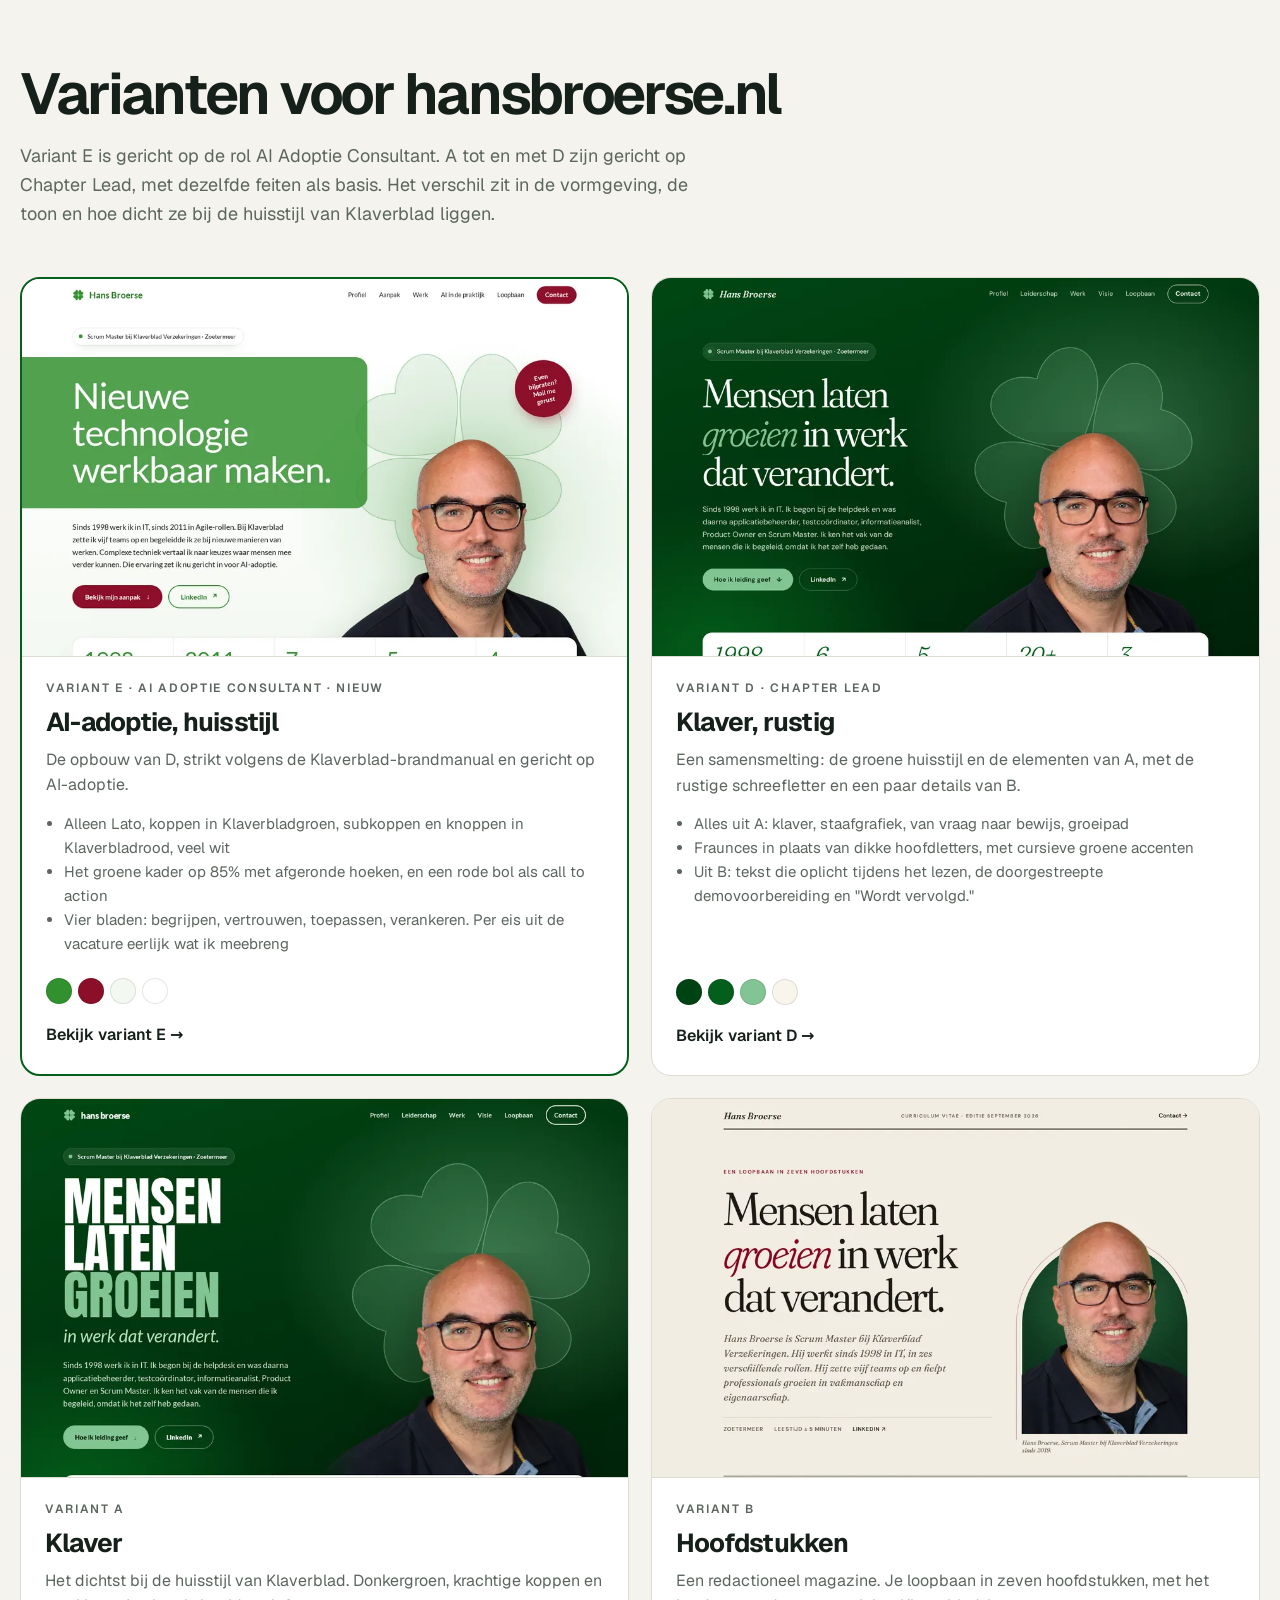
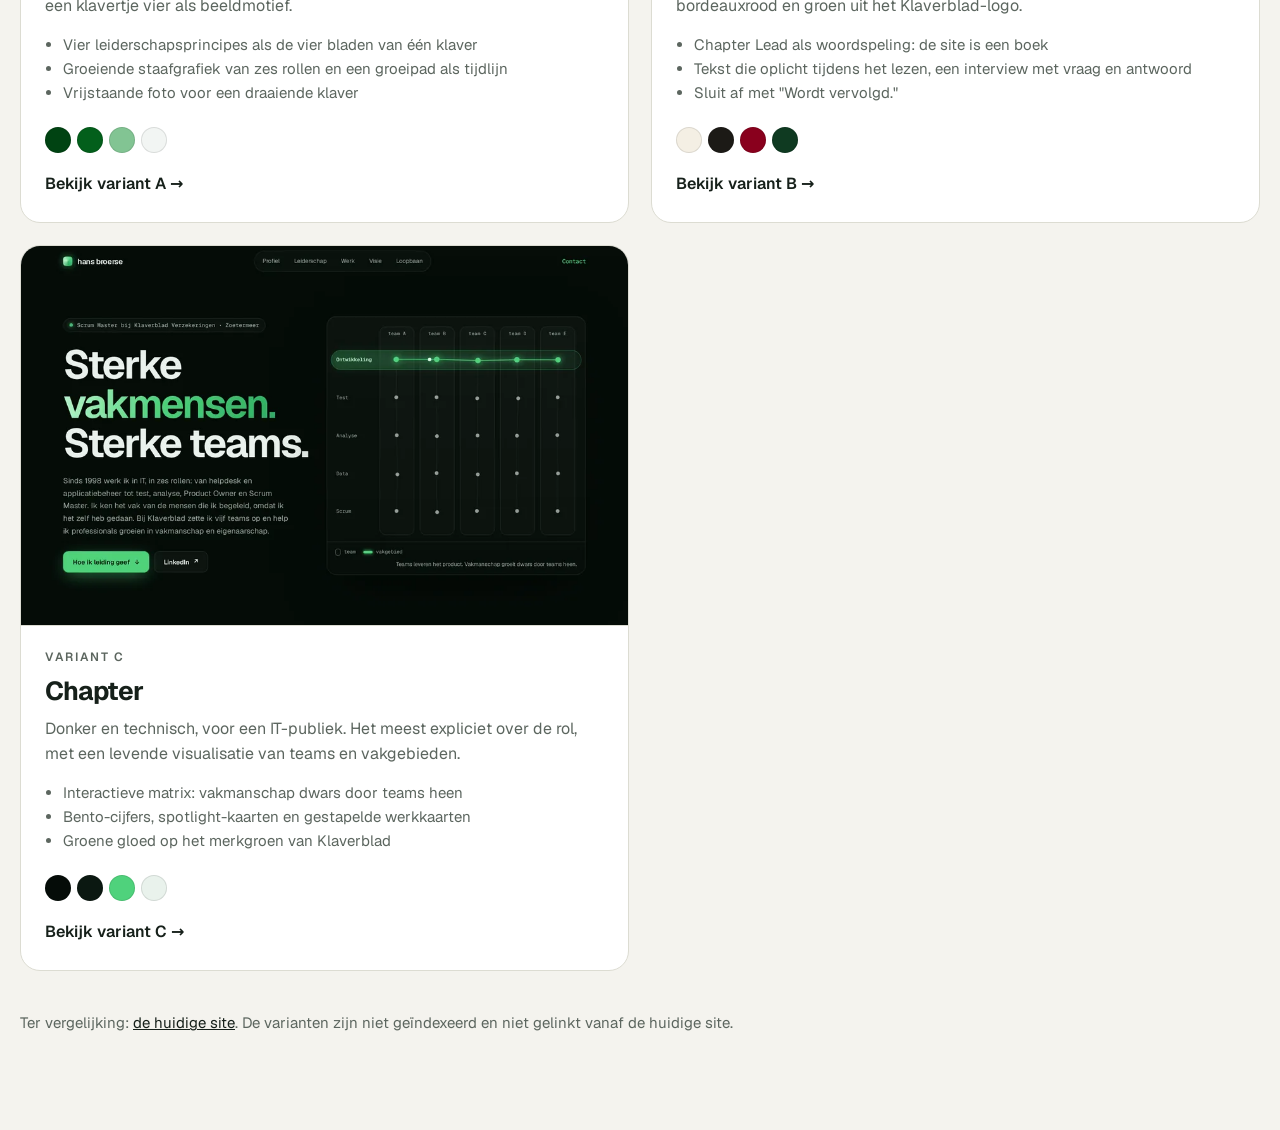
<file: varianten/index.html>
<!doctype html>
<html lang="nl">
<head>
  <meta charset="utf-8">
  <meta name="viewport" content="width=device-width, initial-scale=1">
  <title>Varianten | hansbroerse.nl</title>
  <meta name="robots" content="noindex, nofollow">
  <link rel="icon" href="../assets/favicon.svg" type="image/svg+xml">
  <style>
    @font-face { font-family: 'Geist'; src: url(fonts/geist-wght.woff2) format('woff2'); font-weight: 100 900; font-display: swap; }
    :root { --bg: #f4f3ee; --ink: #16201a; --muted: #5c665f; --line: #dcdcd2; --card: #fff; }
    * { box-sizing: border-box; }
    body { margin: 0; background: var(--bg); color: var(--ink); font: 400 16px/1.6 'Geist', system-ui, sans-serif; }
    main { width: min(1240px, calc(100% - 40px)); margin: 0 auto; padding: 64px 0 80px; }
    h1 { font-size: clamp(2.2rem, 5vw, 3.6rem); line-height: 1.05; letter-spacing: -.04em; font-weight: 650; margin: 0; }
    .intro { max-width: 680px; margin: 18px 0 0; color: var(--muted); font-size: 18px; }
    .grid { display: grid; grid-template-columns: repeat(2, 1fr); gap: 22px; margin-top: 48px; }
    .card { display: flex; flex-direction: column; background: var(--card); border: 1px solid var(--line); border-radius: 20px; overflow: hidden; text-decoration: none; color: inherit; transition: transform .35s cubic-bezier(.2,.8,.2,1), box-shadow .35s; }
    .card.featured { border: 2px solid #035f1b; }
    .card:hover { transform: translateY(-6px); box-shadow: 0 30px 60px -30px rgba(0,0,0,.35); }
    .card img { width: 100%; height: auto; aspect-ratio: 1.6; object-fit: cover; object-position: top; display: block; border-bottom: 1px solid var(--line); }
    .body { padding: 22px 24px 26px; display: flex; flex-direction: column; gap: 10px; flex: 1; }
    .tag { font-size: 12px; font-weight: 600; letter-spacing: .14em; text-transform: uppercase; color: var(--muted); }
    h2 { margin: 0; font-size: 26px; letter-spacing: -.03em; line-height: 1.1; }
    .body p { margin: 0; color: var(--muted); }
    ul { margin: 4px 0 0; padding-left: 18px; color: var(--muted); font-size: 15px; }
    .sw { display: flex; gap: 6px; margin-top: auto; padding-top: 12px; }
    .sw i { width: 26px; height: 26px; border-radius: 50%; border: 1px solid rgba(0,0,0,.1); }
    .go { font-weight: 600; margin-top: 8px; }
    .foot { margin-top: 40px; color: var(--muted); font-size: 15px; }
    .foot a { color: var(--ink); }
    @media (max-width: 960px) { .grid { grid-template-columns: 1fr; max-width: 560px; } }
  </style>
</head>
<body>
  <main>
    <h1>Varianten voor hansbroerse.nl</h1>
    <p class="intro">Variant E is gericht op de rol AI Adoptie Consultant. A tot en met D zijn gericht op Chapter Lead, met dezelfde feiten als basis. Het verschil zit in de vormgeving, de toon en hoe dicht ze bij de huisstijl van Klaverblad liggen.</p>
    <div class="grid">
      <a class="card featured" href="e-ai-adoptie/">
        <img src="assets/preview-e-ai-adoptie.webp" width="960" height="600" alt="Voorbeeld van variant E, AI-adoptie in Klaverblad-huisstijl">
        <div class="body">
          <span class="tag">Variant E · AI Adoptie Consultant · nieuw</span>
          <h2>AI-adoptie, huisstijl</h2>
          <p>De opbouw van D, strikt volgens de Klaverblad-brandmanual en gericht op AI-adoptie.</p>
          <ul>
            <li>Alleen Lato, koppen in Klaverbladgroen, subkoppen en knoppen in Klaverbladrood, veel wit</li>
            <li>Het groene kader op 85% met afgeronde hoeken, en een rode bol als call to action</li>
            <li>Vier bladen: begrijpen, vertrouwen, toepassen, verankeren. Per eis uit de vacature eerlijk wat ik meebreng</li>
          </ul>
          <div class="sw" aria-hidden="true"><i style="background:#32912f"></i><i style="background:#8c0f29"></i><i style="background:#f3f8f1"></i><i style="background:#ffffff"></i></div>
          <span class="go">Bekijk variant E →</span>
        </div>
      </a>
      <a class="card" href="d-klaver-rustig/">
        <img src="assets/preview-d-klaver-rustig.webp" width="960" height="600" alt="Voorbeeld van variant D, Klaver rustig">
        <div class="body">
          <span class="tag">Variant D · Chapter Lead</span>
          <h2>Klaver, rustig</h2>
          <p>Een samensmelting: de groene huisstijl en de elementen van A, met de rustige schreefletter en een paar details van B.</p>
          <ul>
            <li>Alles uit A: klaver, staafgrafiek, van vraag naar bewijs, groeipad</li>
            <li>Fraunces in plaats van dikke hoofdletters, met cursieve groene accenten</li>
            <li>Uit B: tekst die oplicht tijdens het lezen, de doorgestreepte demovoorbereiding en "Wordt vervolgd."</li>
          </ul>
          <div class="sw" aria-hidden="true"><i style="background:#004312"></i><i style="background:#035f1b"></i><i style="background:#82c493"></i><i style="background:#f8f5ec"></i></div>
          <span class="go">Bekijk variant D →</span>
        </div>
      </a>
      <a class="card" href="a-klaver/">
        <img src="assets/preview-a-klaver.webp" width="960" height="600" alt="Voorbeeld van variant A, Klaver">
        <div class="body">
          <span class="tag">Variant A</span>
          <h2>Klaver</h2>
          <p>Het dichtst bij de huisstijl van Klaverblad. Donkergroen, krachtige koppen en een klavertje vier als beeldmotief.</p>
          <ul>
            <li>Vier leiderschapsprincipes als de vier bladen van één klaver</li>
            <li>Groeiende staafgrafiek van zes rollen en een groeipad als tijdlijn</li>
            <li>Vrijstaande foto voor een draaiende klaver</li>
          </ul>
          <div class="sw" aria-hidden="true"><i style="background:#004312"></i><i style="background:#035f1b"></i><i style="background:#82c493"></i><i style="background:#f2f5f3"></i></div>
          <span class="go">Bekijk variant A →</span>
        </div>
      </a>
      <a class="card" href="b-hoofdstukken/">
        <img src="assets/preview-b-hoofdstukken.webp" width="960" height="600" alt="Voorbeeld van variant B, Hoofdstukken">
        <div class="body">
          <span class="tag">Variant B</span>
          <h2>Hoofdstukken</h2>
          <p>Een redactioneel magazine. Je loopbaan in zeven hoofdstukken, met het bordeauxrood en groen uit het Klaverblad-logo.</p>
          <ul>
            <li>Chapter Lead als woordspeling: de site is een boek</li>
            <li>Tekst die oplicht tijdens het lezen, een interview met vraag en antwoord</li>
            <li>Sluit af met "Wordt vervolgd."</li>
          </ul>
          <div class="sw" aria-hidden="true"><i style="background:#f4efe4"></i><i style="background:#1c1a16"></i><i style="background:#89001d"></i><i style="background:#0f3a21"></i></div>
          <span class="go">Bekijk variant B →</span>
        </div>
      </a>
      <a class="card" href="c-chapter/">
        <img src="assets/preview-c-chapter.webp" width="960" height="600" alt="Voorbeeld van variant C, Chapter">
        <div class="body">
          <span class="tag">Variant C</span>
          <h2>Chapter</h2>
          <p>Donker en technisch, voor een IT-publiek. Het meest expliciet over de rol, met een levende visualisatie van teams en vakgebieden.</p>
          <ul>
            <li>Interactieve matrix: vakmanschap dwars door teams heen</li>
            <li>Bento-cijfers, spotlight-kaarten en gestapelde werkkaarten</li>
            <li>Groene gloed op het merkgroen van Klaverblad</li>
          </ul>
          <div class="sw" aria-hidden="true"><i style="background:#050c08"></i><i style="background:#0b1811"></i><i style="background:#4fd27c"></i><i style="background:#e9f2ec"></i></div>
          <span class="go">Bekijk variant C →</span>
        </div>
      </a>
    </div>
    <p class="foot">Ter vergelijking: <a href="../">de huidige site</a>. De varianten zijn niet geïndexeerd en niet gelinkt vanaf de huidige site.</p>
  </main>
</body>
</html>
</file>
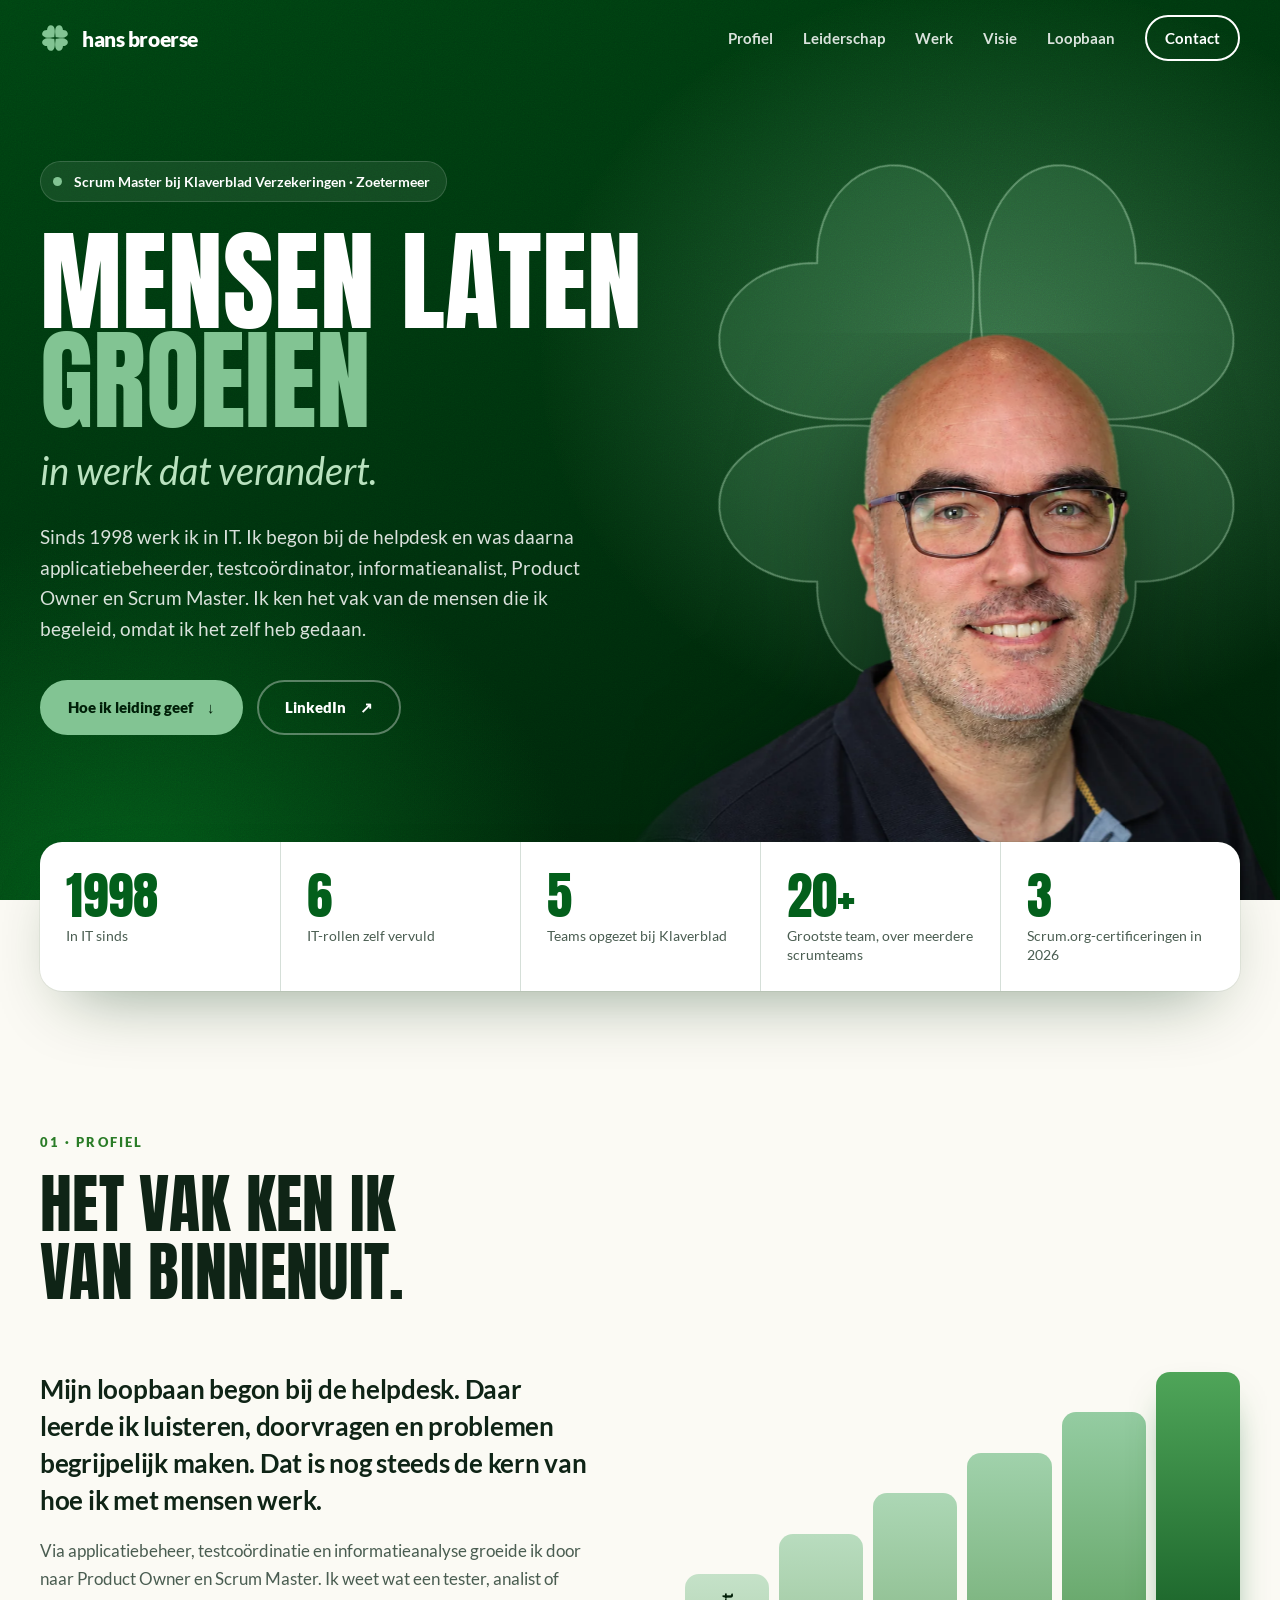
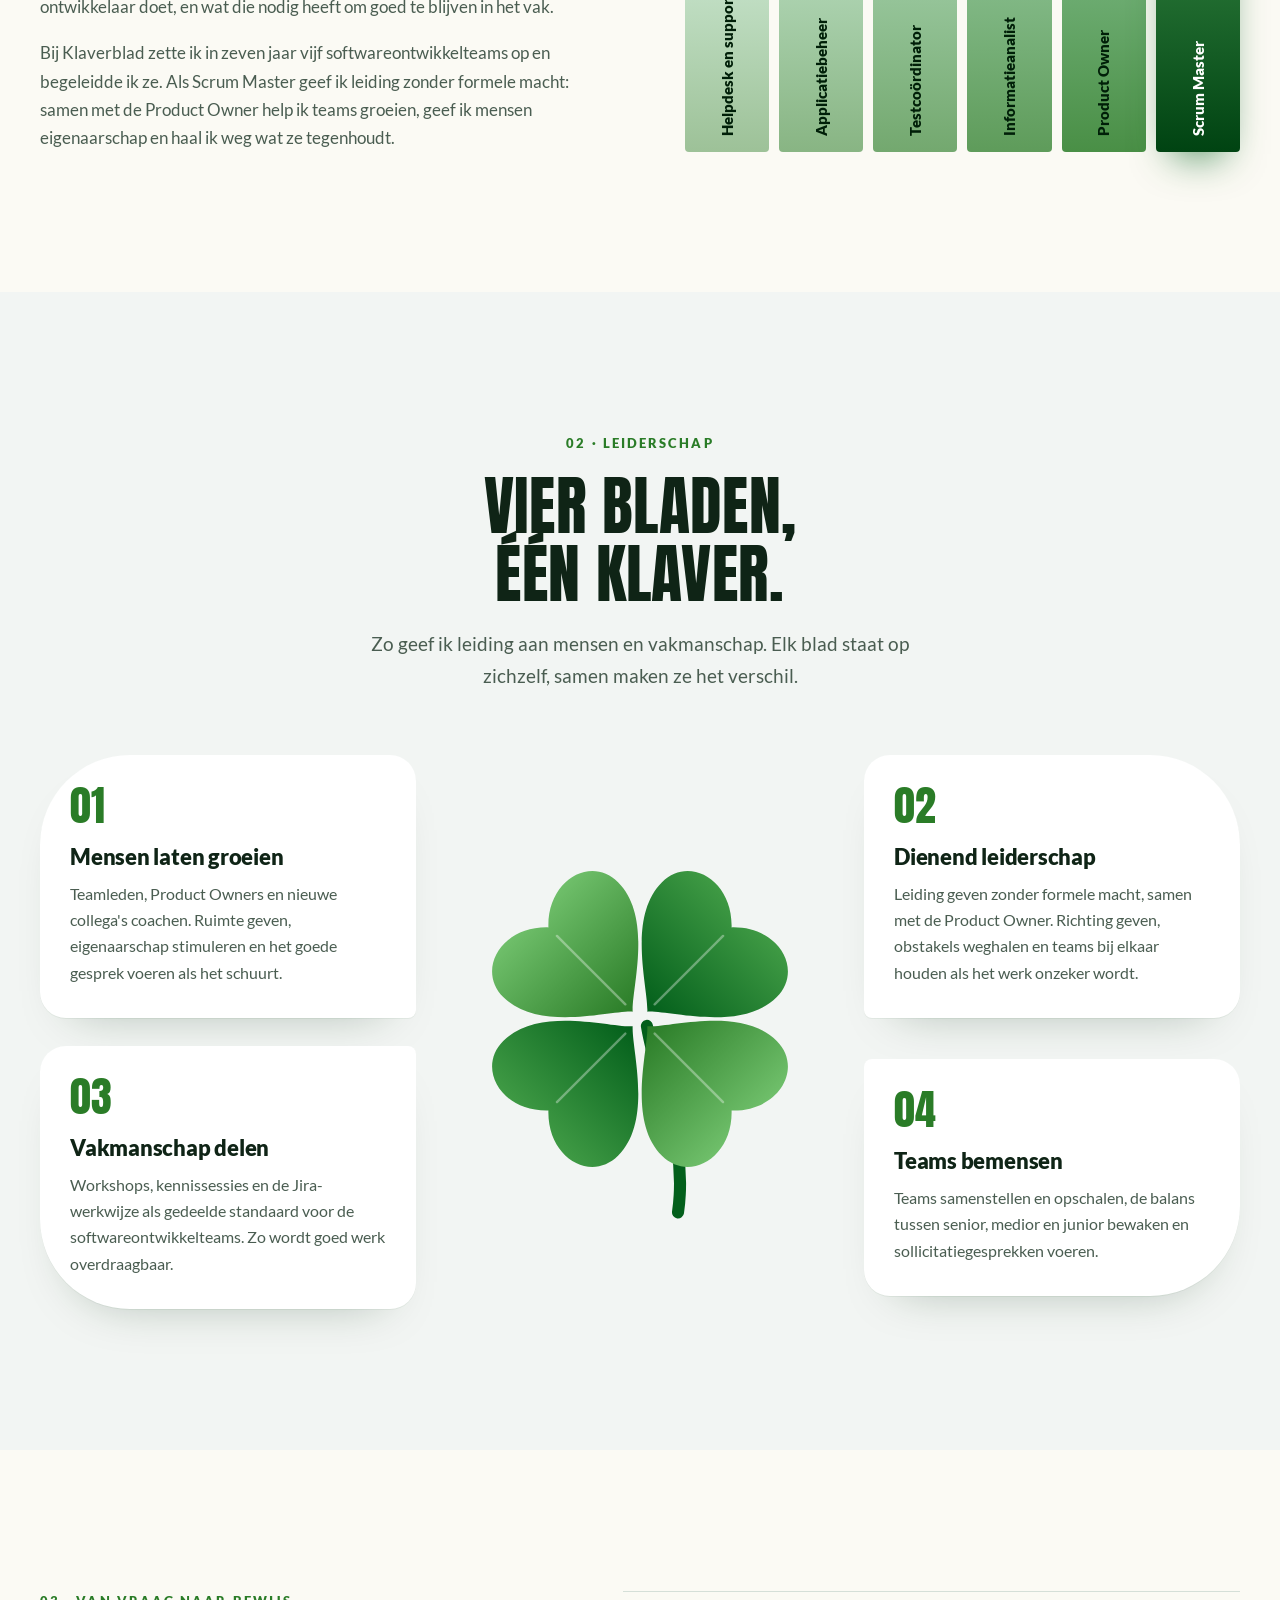
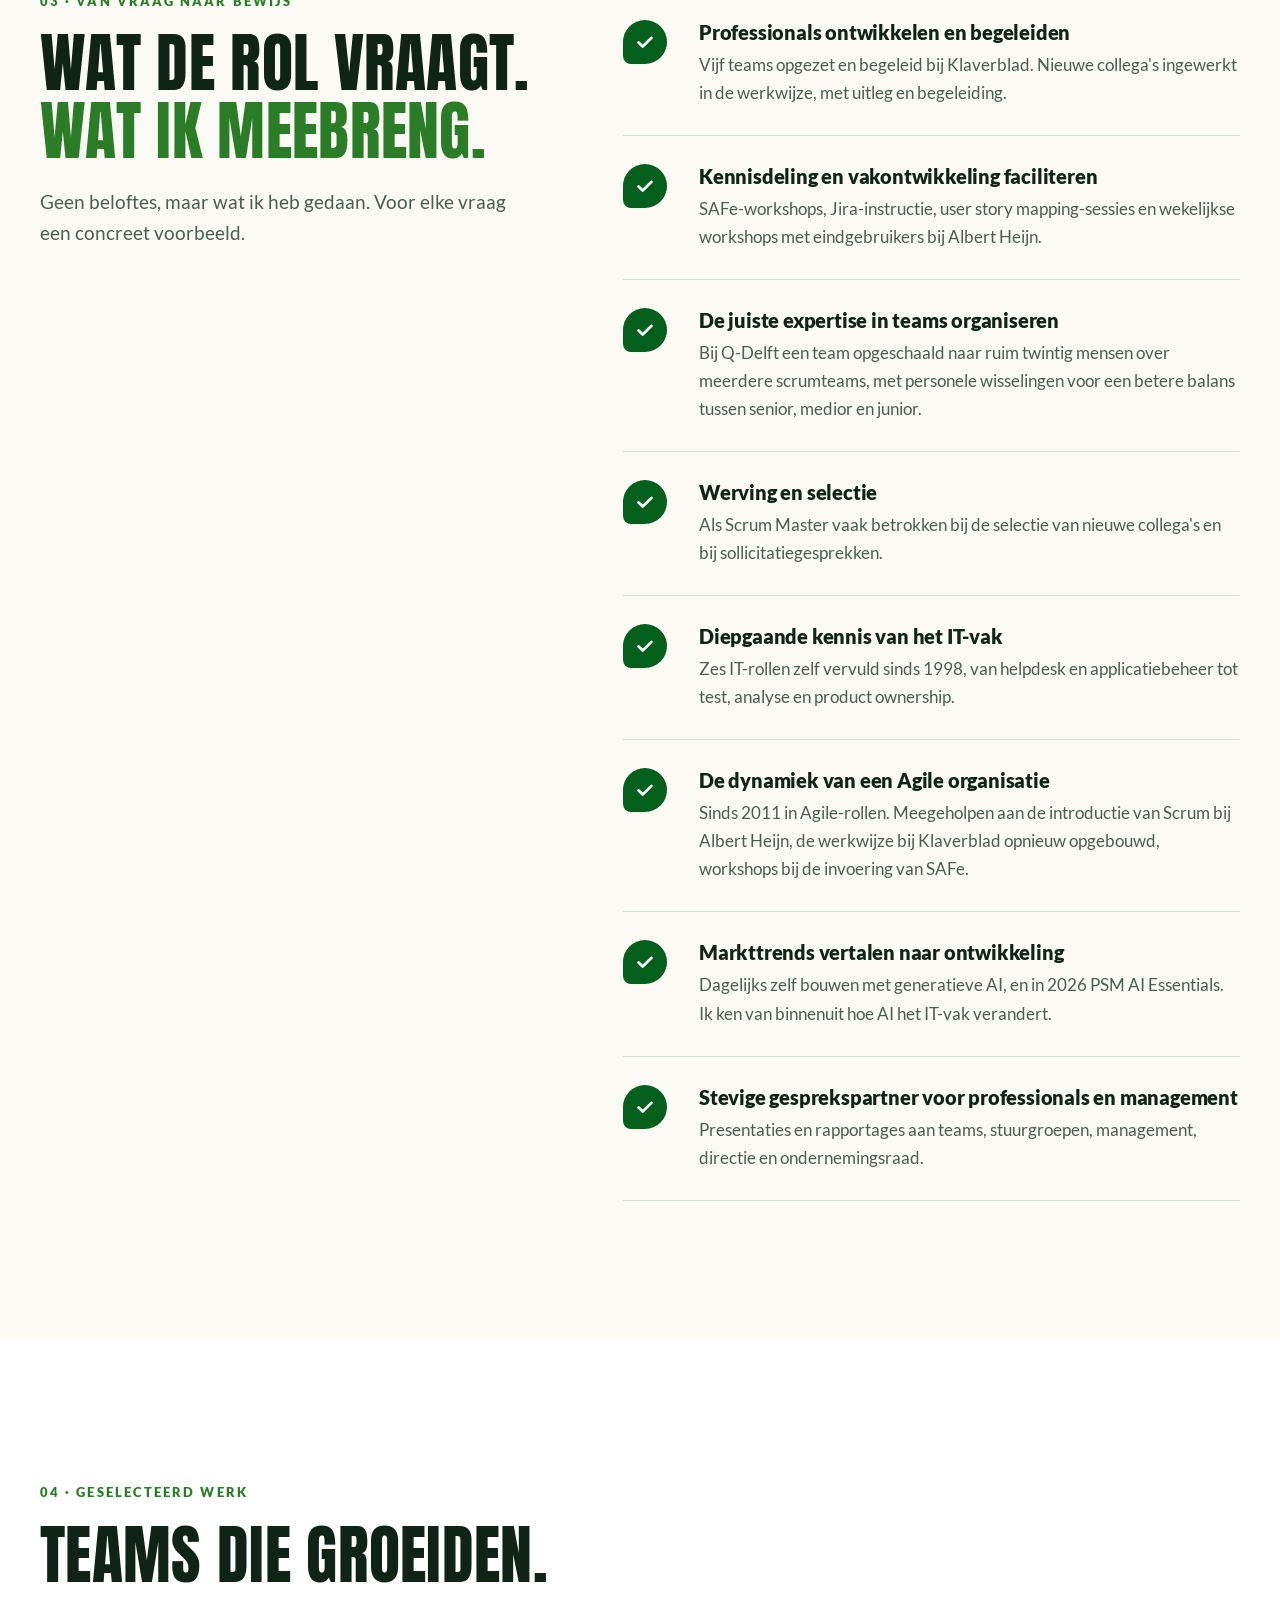
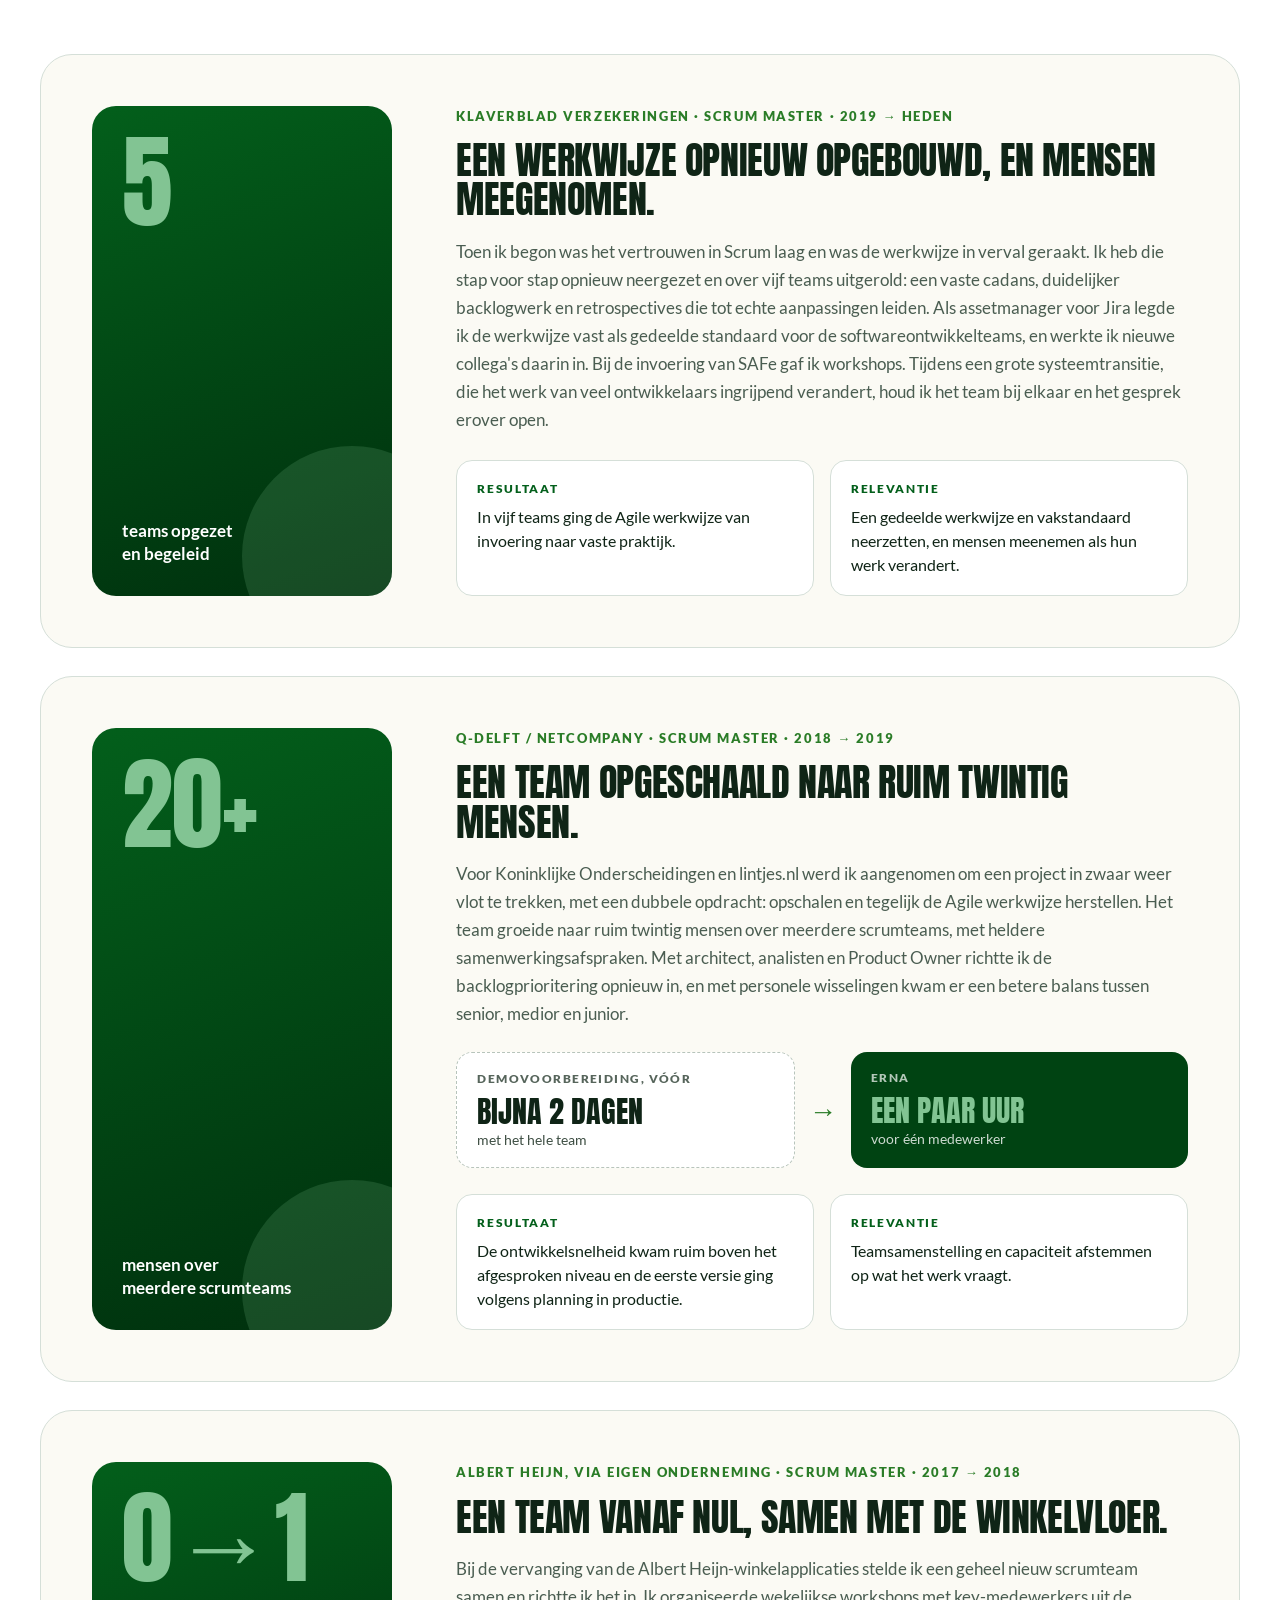
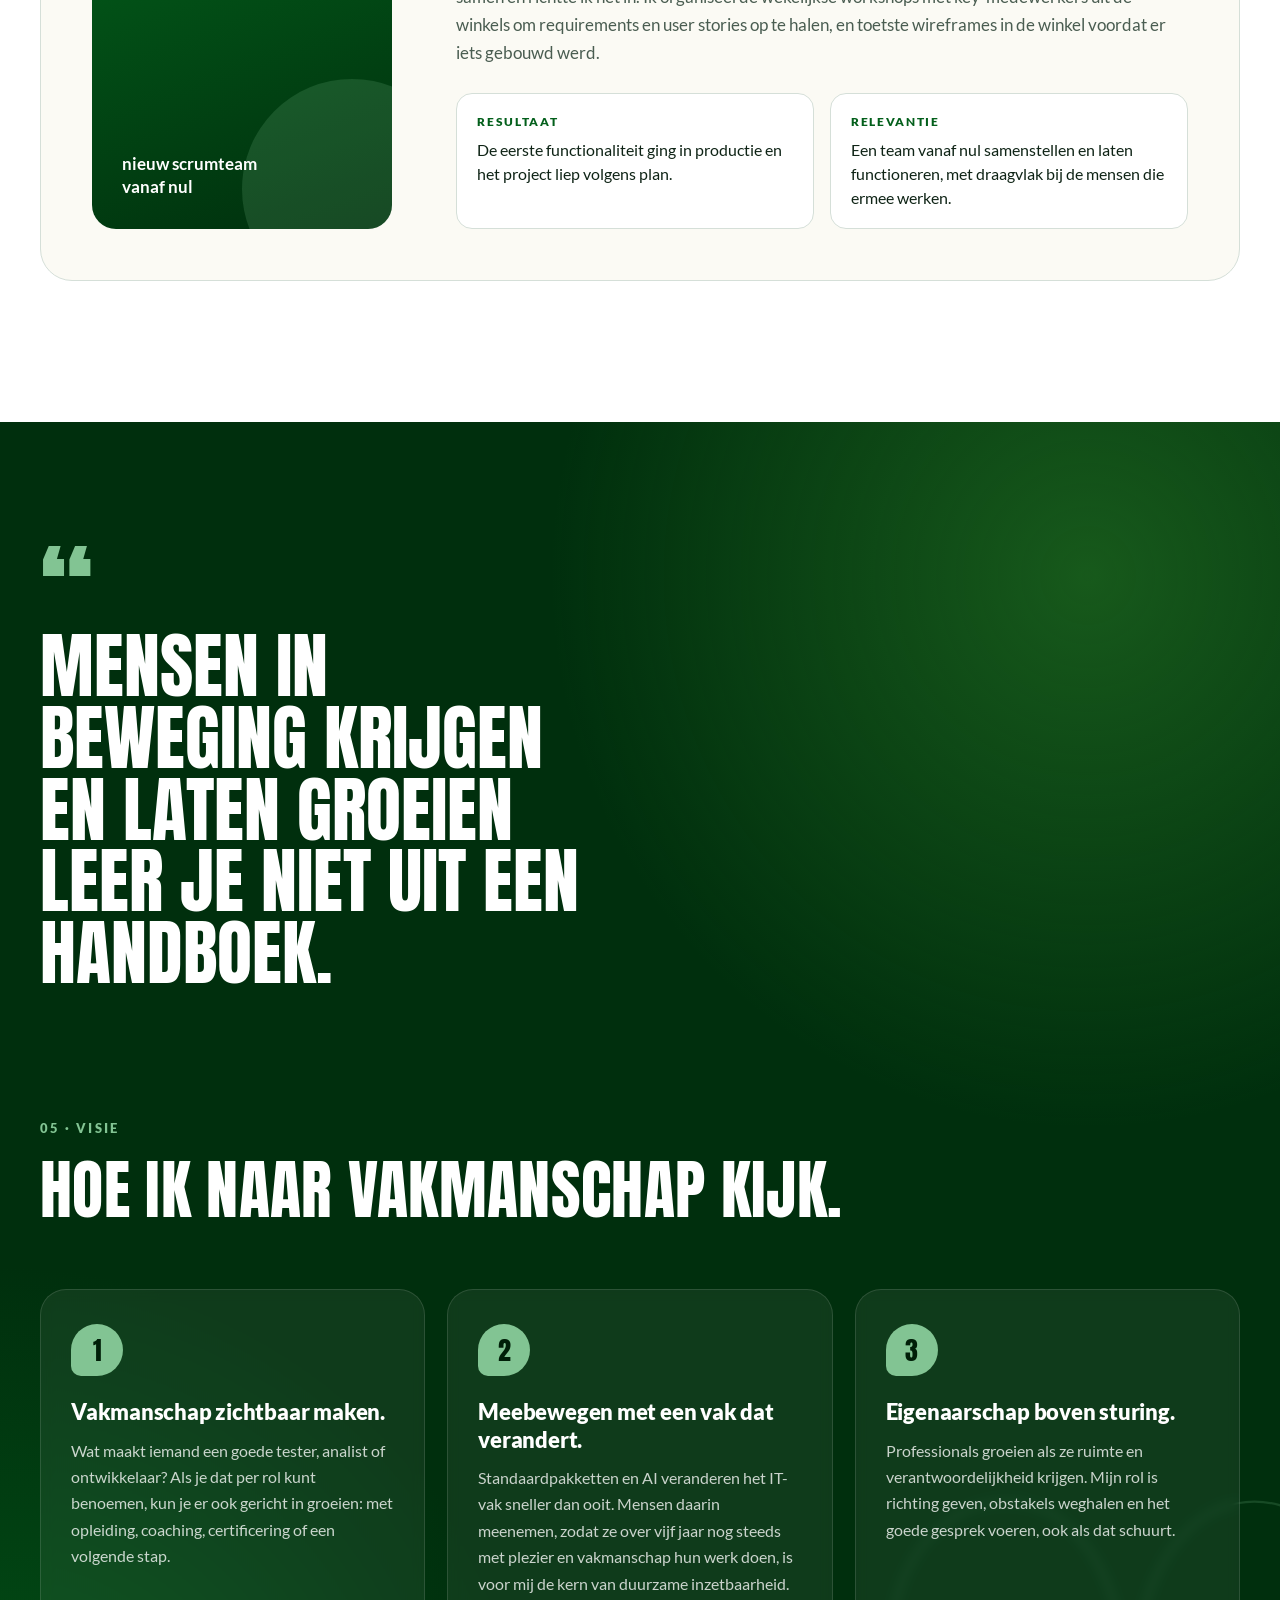
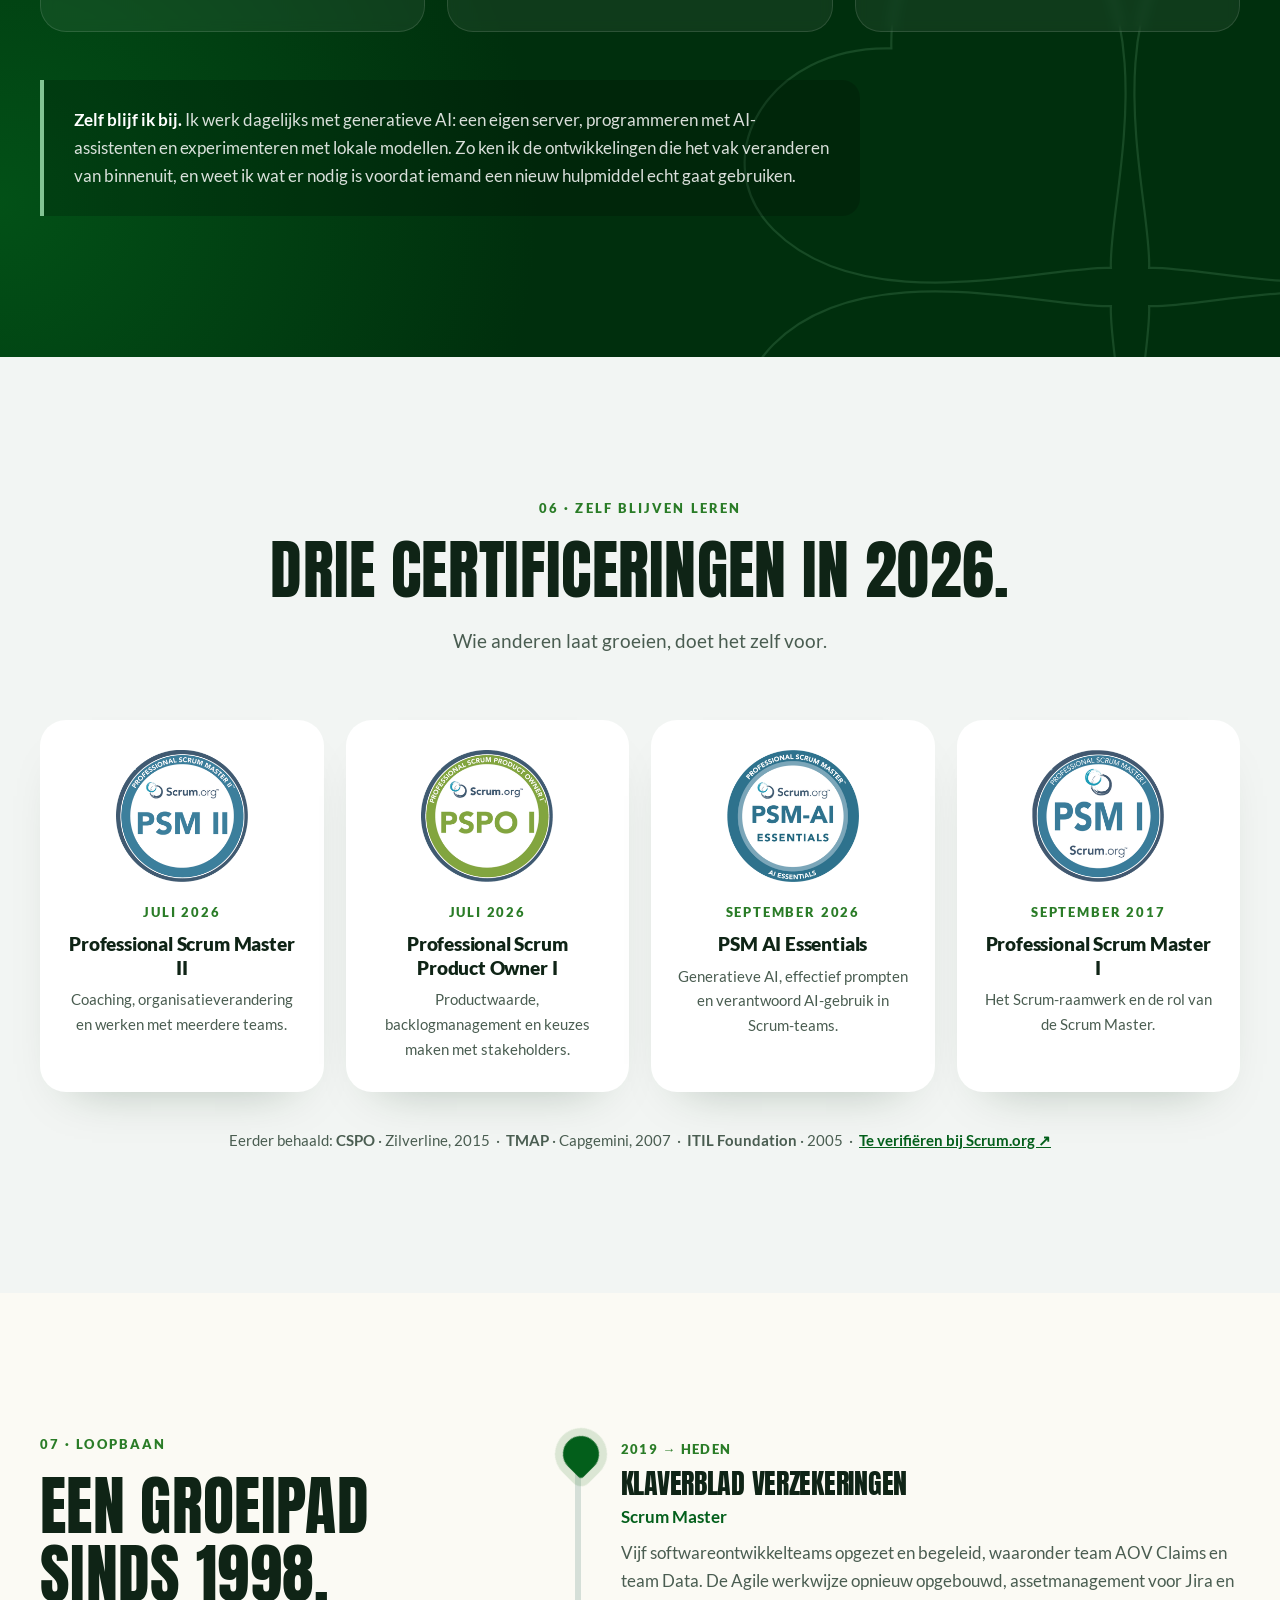
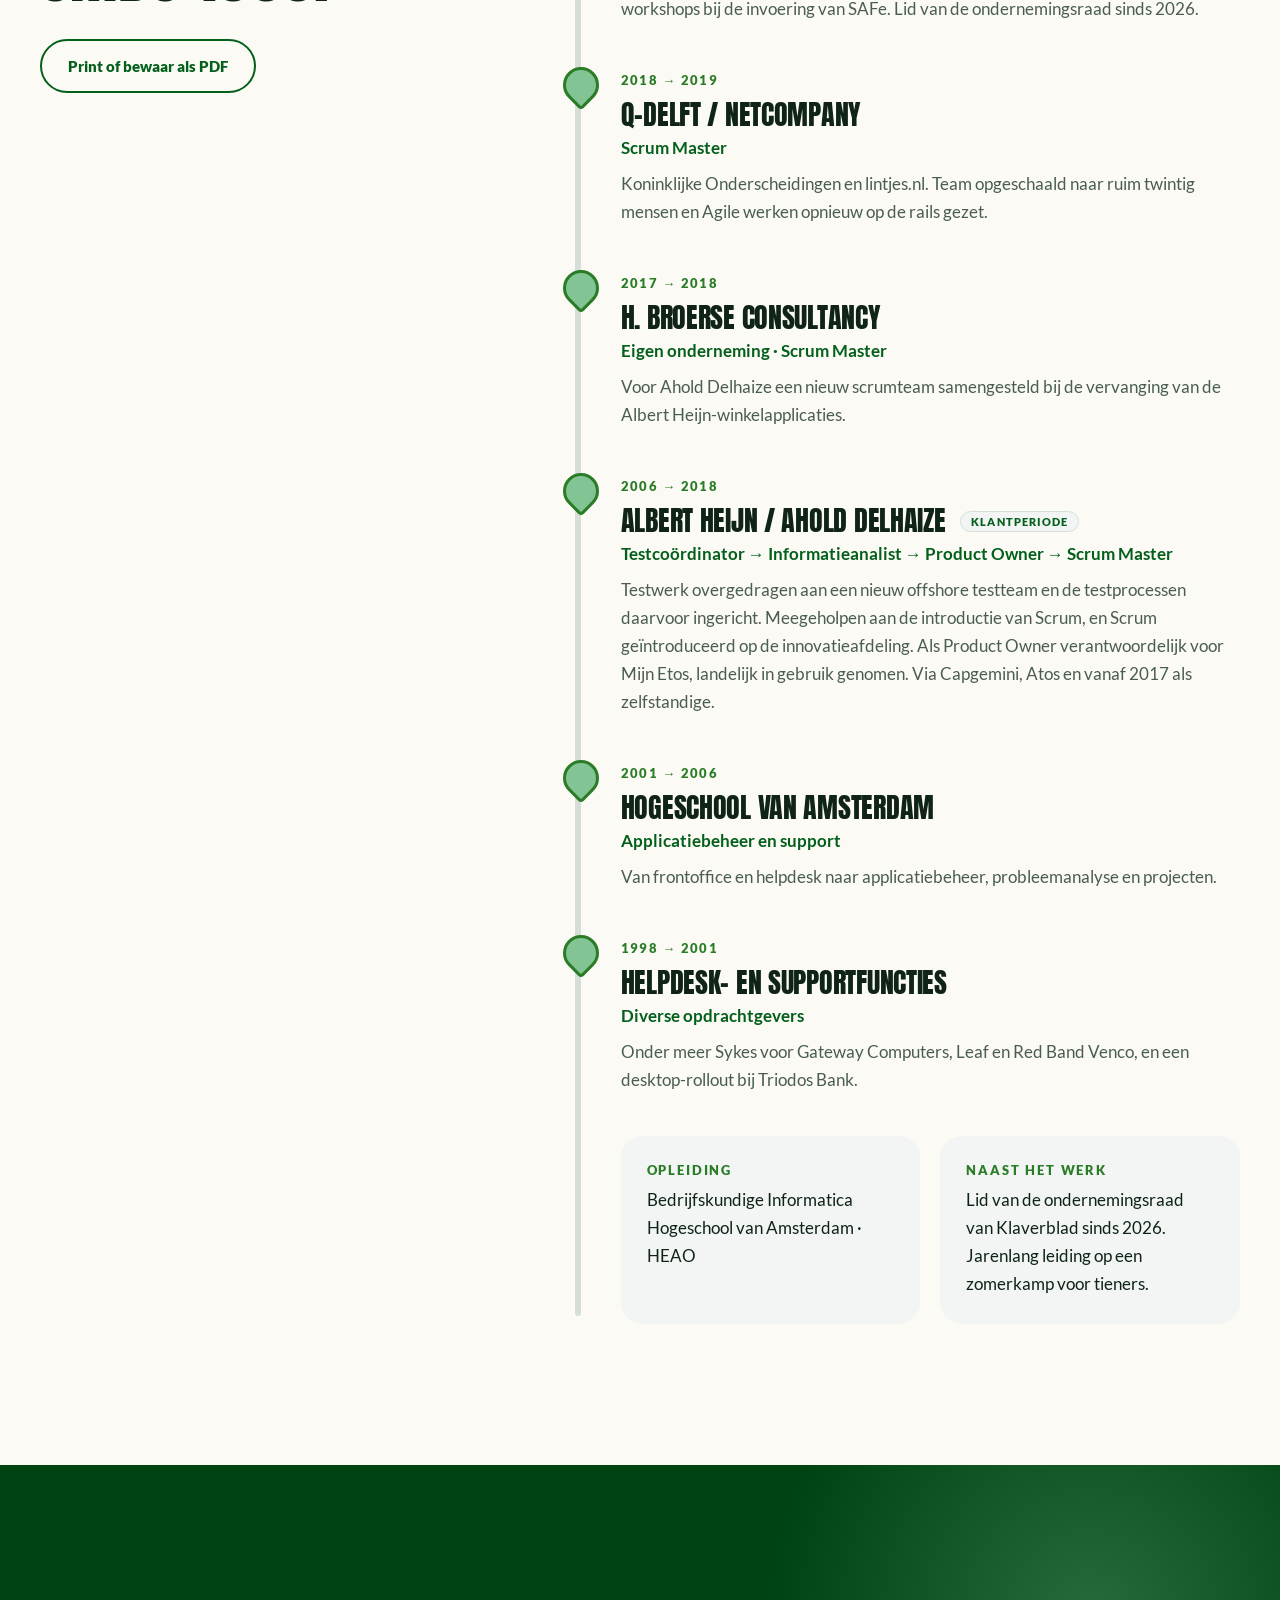
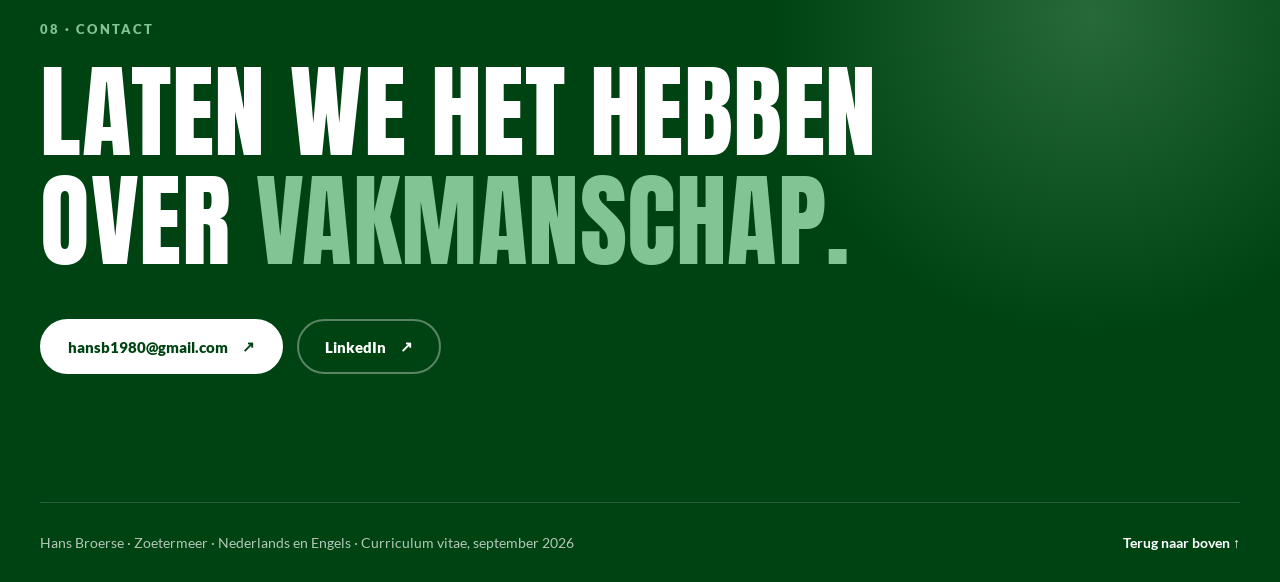
<file: varianten/a-klaver/index.html>
<!doctype html>
<html lang="nl">
<head>
  <meta charset="utf-8">
  <meta name="viewport" content="width=device-width, initial-scale=1">
  <title>Hans Broerse | Mensen en vakmanschap laten groeien</title>
  <meta name="description" content="Hans Broerse, Scrum Master bij Klaverblad Verzekeringen. Sinds 1998 in IT, in zes rollen. Vijf teams opgezet en begeleid, een team opgeschaald naar ruim twintig mensen, drie Scrum.org-certificeringen in 2026.">
  <meta name="robots" content="noindex, nofollow">
  <meta name="theme-color" content="#004312">
  <link rel="icon" href="../../assets/favicon.svg" type="image/svg+xml">
  <link rel="preload" href="../fonts/anton-400.woff2" as="font" type="font/woff2" crossorigin>
  <link rel="preload" href="../assets/portret-vrij.webp" as="image">
  <link rel="stylesheet" href="style.css">
  <script>document.documentElement.classList.add('js')</script>
  <script src="main.js" defer></script>
</head>
<body id="top">
  <a class="skip-link" href="#inhoud">Direct naar de inhoud</a>

  <svg width="0" height="0" class="defs" aria-hidden="true" focusable="false">
    <defs>
      <path id="leaf" d="M0,-6 C-9,-16 -47,-36 -47,-65 C-47,-87 -19,-95 0,-75 C19,-95 47,-87 47,-65 C47,-36 9,-16 0,-6 Z"/>
      <linearGradient id="leaf-a" x1="0" y1="1" x2="0" y2="0">
        <stop offset="0" stop-color="#2a7c27"/><stop offset="1" stop-color="#6fbf6a"/>
      </linearGradient>
      <linearGradient id="leaf-b" x1="0" y1="1" x2="0" y2="0">
        <stop offset="0" stop-color="#035f1b"/><stop offset="1" stop-color="#3f9a44"/>
      </linearGradient>
    </defs>
  </svg>

  <header class="topbar" data-topbar>
    <div class="wrap topbar-inner">
      <a class="wordmark" href="#top" aria-label="Hans Broerse, naar boven">
        <svg viewBox="-100 -100 200 200" aria-hidden="true"><g><use href="#leaf" transform="rotate(-45)"/><use href="#leaf" transform="rotate(45)"/><use href="#leaf" transform="rotate(135)"/><use href="#leaf" transform="rotate(225)"/></g></svg>
        hans broerse
      </a>
      <nav aria-label="Hoofdnavigatie">
        <a href="#profiel">Profiel</a>
        <a href="#leiderschap">Leiderschap</a>
        <a href="#werk">Werk</a>
        <a href="#visie">Visie</a>
        <a href="#loopbaan">Loopbaan</a>
        <a href="#contact" class="nav-cta">Contact</a>
      </nav>
    </div>
  </header>

  <main id="inhoud">
    <section class="hero" aria-labelledby="hero-title">
      <div class="hero-bg" aria-hidden="true"></div>
      <div class="wrap hero-grid">
        <div class="hero-copy">
          <p class="eyebrow"><span class="dot" aria-hidden="true"></span>Scrum Master bij Klaverblad Verzekeringen · Zoetermeer</p>
          <h1 id="hero-title">
            <span class="h1-big"><span class="w">Mensen</span> <span class="w">laten</span> <span class="w hl">groeien</span></span>
            <span class="h1-small"><span class="w">in werk dat verandert.</span></span>
          </h1>
          <p class="hero-intro">Sinds 1998 werk ik in IT. Ik begon bij de helpdesk en was daarna applicatiebeheerder, testcoördinator, informatieanalist, Product Owner en Scrum Master. Ik ken het vak van de mensen die ik begeleid, omdat ik het zelf heb gedaan.</p>
          <div class="hero-actions">
            <a class="btn" href="#leiderschap">Hoe ik leiding geef <span aria-hidden="true">↓</span></a>
            <a class="btn btn-ghost" href="https://www.linkedin.com/in/hans-broerse-25328b5/">LinkedIn <span aria-hidden="true">↗</span></a>
          </div>
        </div>
        <div class="hero-visual">
          <svg class="hero-clover" viewBox="-110 -110 220 220" aria-hidden="true">
            <g class="spin">
              <g transform="rotate(-45)"><use class="grow" href="#leaf" style="--i:0"/></g>
              <g transform="rotate(45)"><use class="grow" href="#leaf" style="--i:1"/></g>
              <g transform="rotate(135)"><use class="grow" href="#leaf" style="--i:2"/></g>
              <g transform="rotate(225)"><use class="grow" href="#leaf" style="--i:3"/></g>
            </g>
          </svg>
          <img class="hero-portrait" src="../assets/portret-vrij.webp" width="1120" height="961" alt="Portretfoto van Hans Broerse" fetchpriority="high">
        </div>
      </div>
    </section>

    <section class="facts wrap" aria-labelledby="facts-title">
      <h2 class="sr-only" id="facts-title">Profiel in het kort</h2>
      <dl>
        <div><dt>In IT sinds</dt><dd><span data-count="1998" data-from="1960">1998</span></dd></div>
        <div><dt>IT-rollen zelf vervuld</dt><dd><span data-count="6">6</span></dd></div>
        <div><dt>Teams opgezet bij Klaverblad</dt><dd><span data-count="5">5</span></dd></div>
        <div><dt>Grootste team, over meerdere scrumteams</dt><dd><span data-count="20">20</span>+</dd></div>
        <div><dt>Scrum.org-certificeringen in 2026</dt><dd><span data-count="3">3</span></dd></div>
      </dl>
    </section>

    <section class="section profile" id="profiel" aria-labelledby="profiel-title">
      <div class="wrap">
        <div class="section-head" data-reveal>
          <p class="kicker">01 · Profiel</p>
          <h2 id="profiel-title">Het vak ken ik<br>van binnenuit.</h2>
        </div>
        <div class="profile-grid">
          <div class="profile-text" data-reveal>
            <p class="lead">Mijn loopbaan begon bij de helpdesk. Daar leerde ik luisteren, doorvragen en problemen begrijpelijk maken. Dat is nog steeds de kern van hoe ik met mensen werk.</p>
            <p>Via applicatiebeheer, testcoördinatie en informatieanalyse groeide ik door naar Product Owner en Scrum Master. Ik weet wat een tester, analist of ontwikkelaar doet, en wat die nodig heeft om goed te blijven in het vak.</p>
            <p>Bij Klaverblad zette ik in zeven jaar vijf softwareontwikkelteams op en begeleidde ik ze. Als Scrum Master geef ik leiding zonder formele macht: samen met de Product Owner help ik teams groeien, geef ik mensen eigenaarschap en haal ik weg wat ze tegenhoudt.</p>
          </div>
          <ol class="stairs" aria-label="Zes rollen in IT, van 1998 tot nu" data-reveal>
            <li style="--s:1"><span class="bar"></span><span class="role">Helpdesk en support</span></li>
            <li style="--s:2"><span class="bar"></span><span class="role">Applicatiebeheer</span></li>
            <li style="--s:3"><span class="bar"></span><span class="role">Testcoördinator</span></li>
            <li style="--s:4"><span class="bar"></span><span class="role">Informatieanalist</span></li>
            <li style="--s:5"><span class="bar"></span><span class="role">Product Owner</span></li>
            <li style="--s:6" class="now"><span class="bar"></span><span class="role">Scrum Master</span></li>
          </ol>
        </div>
      </div>
    </section>

    <section class="section pillars" id="leiderschap" aria-labelledby="leiderschap-title">
      <div class="wrap">
        <div class="section-head centered" data-reveal>
          <p class="kicker">02 · Leiderschap</p>
          <h2 id="leiderschap-title">Vier bladen,<br>één klaver.</h2>
          <p class="section-sub">Zo geef ik leiding aan mensen en vakmanschap. Elk blad staat op zichzelf, samen maken ze het verschil.</p>
        </div>
        <div class="clover-grid">
          <article class="pillar p1" data-leaf="1" data-reveal>
            <span class="pnum">01</span>
            <h3>Mensen laten groeien</h3>
            <p>Teamleden, Product Owners en nieuwe collega's coachen. Ruimte geven, eigenaarschap stimuleren en het goede gesprek voeren als het schuurt.</p>
          </article>
          <article class="pillar p2" data-leaf="2" data-reveal>
            <span class="pnum">02</span>
            <h3>Dienend leiderschap</h3>
            <p>Leiding geven zonder formele macht, samen met de Product Owner. Richting geven, obstakels weghalen en teams bij elkaar houden als het werk onzeker wordt.</p>
          </article>
          <div class="clover-center" aria-hidden="true">
            <svg viewBox="-110 -110 220 230">
              <path class="stem" d="M4,4 C10,40 28,70 22,112" />
              <g transform="rotate(-45)"><use class="leaf leaf-1" href="#leaf"/><path class="vein" d="M0,-12 L0,-68"/></g>
              <g transform="rotate(45)"><use class="leaf leaf-2" href="#leaf"/><path class="vein" d="M0,-12 L0,-68"/></g>
              <g transform="rotate(225)"><use class="leaf leaf-3" href="#leaf"/><path class="vein" d="M0,-12 L0,-68"/></g>
              <g transform="rotate(135)"><use class="leaf leaf-4" href="#leaf"/><path class="vein" d="M0,-12 L0,-68"/></g>
            </svg>
          </div>
          <article class="pillar p3" data-leaf="3" data-reveal>
            <span class="pnum">03</span>
            <h3>Vakmanschap delen</h3>
            <p>Workshops, kennissessies en de Jira-werkwijze als gedeelde standaard voor de softwareontwikkelteams. Zo wordt goed werk overdraagbaar.</p>
          </article>
          <article class="pillar p4" data-leaf="4" data-reveal>
            <span class="pnum">04</span>
            <h3>Teams bemensen</h3>
            <p>Teams samenstellen en opschalen, de balans tussen senior, medior en junior bewaken en sollicitatiegesprekken voeren.</p>
          </article>
        </div>
      </div>
    </section>

    <section class="section proof" id="bewijs" aria-labelledby="bewijs-title">
      <div class="wrap proof-grid">
        <div class="section-head sticky" data-reveal>
          <p class="kicker">03 · Van vraag naar bewijs</p>
          <h2 id="bewijs-title">Wat de rol vraagt.<br><span>Wat ik meebreng.</span></h2>
          <p class="section-sub">Geen beloftes, maar wat ik heb gedaan. Voor elke vraag een concreet voorbeeld.</p>
        </div>
        <ol class="proof-list">
          <li data-reveal><h3>Professionals ontwikkelen en begeleiden</h3><p>Vijf teams opgezet en begeleid bij Klaverblad. Nieuwe collega's ingewerkt in de werkwijze, met uitleg en begeleiding.</p></li>
          <li data-reveal><h3>Kennisdeling en vakontwikkeling faciliteren</h3><p>SAFe-workshops, Jira-instructie, user story mapping-sessies en wekelijkse workshops met eindgebruikers bij Albert Heijn.</p></li>
          <li data-reveal><h3>De juiste expertise in teams organiseren</h3><p>Bij Q-Delft een team opgeschaald naar ruim twintig mensen over meerdere scrumteams, met personele wisselingen voor een betere balans tussen senior, medior en junior.</p></li>
          <li data-reveal><h3>Werving en selectie</h3><p>Als Scrum Master vaak betrokken bij de selectie van nieuwe collega's en bij sollicitatiegesprekken.</p></li>
          <li data-reveal><h3>Diepgaande kennis van het IT-vak</h3><p>Zes IT-rollen zelf vervuld sinds 1998, van helpdesk en applicatiebeheer tot test, analyse en product ownership.</p></li>
          <li data-reveal><h3>De dynamiek van een Agile organisatie</h3><p>Sinds 2011 in Agile-rollen. Meegeholpen aan de introductie van Scrum bij Albert Heijn, de werkwijze bij Klaverblad opnieuw opgebouwd, workshops bij de invoering van SAFe.</p></li>
          <li data-reveal><h3>Markttrends vertalen naar ontwikkeling</h3><p>Dagelijks zelf bouwen met generatieve AI, en in 2026 PSM AI Essentials. Ik ken van binnenuit hoe AI het IT-vak verandert.</p></li>
          <li data-reveal><h3>Stevige gesprekspartner voor professionals en management</h3><p>Presentaties en rapportages aan teams, stuurgroepen, management, directie en ondernemingsraad.</p></li>
        </ol>
      </div>
    </section>

    <section class="section work" id="werk" aria-labelledby="werk-title">
      <div class="wrap">
        <div class="section-head" data-reveal>
          <p class="kicker">04 · Geselecteerd werk</p>
          <h2 id="werk-title">Teams die groeiden.</h2>
        </div>

        <article class="case" data-reveal>
          <div class="case-stat"><span class="big">5</span><span class="unit">teams opgezet<br>en begeleid</span></div>
          <div class="case-body">
            <p class="case-meta">Klaverblad Verzekeringen · Scrum Master · 2019 → heden</p>
            <h3>Een werkwijze opnieuw opgebouwd, en mensen meegenomen.</h3>
            <p>Toen ik begon was het vertrouwen in Scrum laag en was de werkwijze in verval geraakt. Ik heb die stap voor stap opnieuw neergezet en over vijf teams uitgerold: een vaste cadans, duidelijker backlogwerk en retrospectives die tot echte aanpassingen leiden. Als assetmanager voor Jira legde ik de werkwijze vast als gedeelde standaard voor de softwareontwikkelteams, en werkte ik nieuwe collega's daarin in. Bij de invoering van SAFe gaf ik workshops. Tijdens een grote systeemtransitie, die het werk van veel ontwikkelaars ingrijpend verandert, houd ik het team bij elkaar en het gesprek erover open.</p>
            <dl class="case-outcome">
              <div><dt>Resultaat</dt><dd>In vijf teams ging de Agile werkwijze van invoering naar vaste praktijk.</dd></div>
              <div><dt>Relevantie</dt><dd>Een gedeelde werkwijze en vakstandaard neerzetten, en mensen meenemen als hun werk verandert.</dd></div>
            </dl>
          </div>
        </article>

        <article class="case" data-reveal>
          <div class="case-stat"><span class="big">20+</span><span class="unit">mensen over<br>meerdere scrumteams</span></div>
          <div class="case-body">
            <p class="case-meta">Q-Delft / Netcompany · Scrum Master · 2018 → 2019</p>
            <h3>Een team opgeschaald naar ruim twintig mensen.</h3>
            <p>Voor Koninklijke Onderscheidingen en lintjes.nl werd ik aangenomen om een project in zwaar weer vlot te trekken, met een dubbele opdracht: opschalen en tegelijk de Agile werkwijze herstellen. Het team groeide naar ruim twintig mensen over meerdere scrumteams, met heldere samenwerkingsafspraken. Met architect, analisten en Product Owner richtte ik de backlogprioritering opnieuw in, en met personele wisselingen kwam er een betere balans tussen senior, medior en junior.</p>
            <div class="before-after" aria-label="Demovoorbereiding: van bijna twee dagen met het hele team naar een paar uur voor één medewerker">
              <div><span class="ba-label">Demovoorbereiding, vóór</span><span class="ba-val">bijna 2 dagen</span><span class="ba-sub">met het hele team</span></div>
              <span class="ba-arrow" aria-hidden="true">→</span>
              <div class="after"><span class="ba-label">Erna</span><span class="ba-val">een paar uur</span><span class="ba-sub">voor één medewerker</span></div>
            </div>
            <dl class="case-outcome">
              <div><dt>Resultaat</dt><dd>De ontwikkelsnelheid kwam ruim boven het afgesproken niveau en de eerste versie ging volgens planning in productie.</dd></div>
              <div><dt>Relevantie</dt><dd>Teamsamenstelling en capaciteit afstemmen op wat het werk vraagt.</dd></div>
            </dl>
          </div>
        </article>

        <article class="case" data-reveal>
          <div class="case-stat"><span class="big">0→1</span><span class="unit">nieuw scrumteam<br>vanaf nul</span></div>
          <div class="case-body">
            <p class="case-meta">Albert Heijn, via eigen onderneming · Scrum Master · 2017 → 2018</p>
            <h3>Een team vanaf nul, samen met de winkelvloer.</h3>
            <p>Bij de vervanging van de Albert Heijn-winkelapplicaties stelde ik een geheel nieuw scrumteam samen en richtte ik het in. Ik organiseerde wekelijkse workshops met key-medewerkers uit de winkels om requirements en user stories op te halen, en toetste wireframes in de winkel voordat er iets gebouwd werd.</p>
            <dl class="case-outcome">
              <div><dt>Resultaat</dt><dd>De eerste functionaliteit ging in productie en het project liep volgens plan.</dd></div>
              <div><dt>Relevantie</dt><dd>Een team vanaf nul samenstellen en laten functioneren, met draagvlak bij de mensen die ermee werken.</dd></div>
            </dl>
          </div>
        </article>
      </div>
    </section>

    <section class="section vision" id="visie" aria-labelledby="visie-title">
      <div class="vision-bg" aria-hidden="true"></div>
      <div class="wrap">
        <blockquote class="quote" data-reveal>
          <p>Mensen in beweging krijgen en laten groeien leer je niet uit een handboek.</p>
        </blockquote>
        <div class="section-head" data-reveal>
          <p class="kicker">05 · Visie</p>
          <h2 id="visie-title">Hoe ik naar vakmanschap kijk.</h2>
        </div>
        <ol class="theses">
          <li data-reveal><span class="tnum">1</span><h3>Vakmanschap zichtbaar maken.</h3><p>Wat maakt iemand een goede tester, analist of ontwikkelaar? Als je dat per rol kunt benoemen, kun je er ook gericht in groeien: met opleiding, coaching, certificering of een volgende stap.</p></li>
          <li data-reveal><span class="tnum">2</span><h3>Meebewegen met een vak dat verandert.</h3><p>Standaardpakketten en AI veranderen het IT-vak sneller dan ooit. Mensen daarin meenemen, zodat ze over vijf jaar nog steeds met plezier en vakmanschap hun werk doen, is voor mij de kern van duurzame inzetbaarheid.</p></li>
          <li data-reveal><span class="tnum">3</span><h3>Eigenaarschap boven sturing.</h3><p>Professionals groeien als ze ruimte en verantwoordelijkheid krijgen. Mijn rol is richting geven, obstakels weghalen en het goede gesprek voeren, ook als dat schuurt.</p></li>
        </ol>
        <p class="ai-note" data-reveal><strong>Zelf blijf ik bij.</strong> Ik werk dagelijks met generatieve AI: een eigen server, programmeren met AI-assistenten en experimenteren met lokale modellen. Zo ken ik de ontwikkelingen die het vak veranderen van binnenuit, en weet ik wat er nodig is voordat iemand een nieuw hulpmiddel echt gaat gebruiken.</p>
      </div>
    </section>

    <section class="section certs" id="leren" aria-labelledby="leren-title">
      <div class="wrap">
        <div class="section-head centered" data-reveal>
          <p class="kicker">06 · Zelf blijven leren</p>
          <h2 id="leren-title">Drie certificeringen in 2026.</h2>
          <p class="section-sub">Wie anderen laat groeien, doet het zelf voor.</p>
        </div>
        <div class="cert-grid">
          <article class="cert" data-reveal>
            <img src="../../assets/psm-ii.png" width="512" height="512" loading="lazy" alt="Scrum.org Professional Scrum Master II">
            <p class="cert-date">Juli 2026</p>
            <h3>Professional Scrum Master II</h3>
            <p>Coaching, organisatieverandering en werken met meerdere teams.</p>
          </article>
          <article class="cert" data-reveal>
            <img src="../../assets/pspo-i.png" width="512" height="512" loading="lazy" alt="Scrum.org Professional Scrum Product Owner I">
            <p class="cert-date">Juli 2026</p>
            <h3>Professional Scrum Product Owner I</h3>
            <p>Productwaarde, backlogmanagement en keuzes maken met stakeholders.</p>
          </article>
          <article class="cert" data-reveal>
            <img src="../../assets/psm-ai-essentials.png" width="512" height="512" loading="lazy" alt="Scrum.org Professional Scrum Master AI Essentials">
            <p class="cert-date">September 2026</p>
            <h3>PSM AI Essentials</h3>
            <p>Generatieve AI, effectief prompten en verantwoord AI-gebruik in Scrum-teams.</p>
          </article>
          <article class="cert" data-reveal>
            <img src="../../assets/psm-i.png" width="512" height="512" loading="lazy" alt="Scrum.org Professional Scrum Master I">
            <p class="cert-date">September 2017</p>
            <h3>Professional Scrum Master I</h3>
            <p>Het Scrum-raamwerk en de rol van de Scrum Master.</p>
          </article>
        </div>
        <p class="cert-foot">Eerder behaald: <strong>CSPO</strong> · Zilverline, 2015 &nbsp;·&nbsp; <strong>TMAP</strong> · Capgemini, 2007 &nbsp;·&nbsp; <strong>ITIL Foundation</strong> · 2005 &nbsp;·&nbsp; <a href="https://www.scrum.org/certification-list">Te verifiëren bij Scrum.org <span aria-hidden="true">↗</span></a></p>
      </div>
    </section>

    <section class="section career" id="loopbaan" aria-labelledby="loopbaan-title">
      <div class="wrap career-grid">
        <div class="section-head sticky" data-reveal>
          <p class="kicker">07 · Loopbaan</p>
          <h2 id="loopbaan-title">Een groeipad<br>sinds 1998.</h2>
          <button class="btn btn-line print-btn" type="button" data-print>Print of bewaar als PDF</button>
        </div>
        <div class="stem-wrap">
          <div class="stem-line" aria-hidden="true"><span data-stem></span></div>
          <ol class="timeline">
            <li data-reveal class="current"><span class="yrs">2019 → heden</span><h3>Klaverblad Verzekeringen</h3><p class="role">Scrum Master</p><p>Vijf softwareontwikkelteams opgezet en begeleid, waaronder team AOV Claims en team Data. De Agile werkwijze opnieuw opgebouwd, assetmanagement voor Jira en workshops bij de invoering van SAFe. Lid van de ondernemingsraad sinds 2026.</p></li>
            <li data-reveal><span class="yrs">2018 → 2019</span><h3>Q-Delft / Netcompany</h3><p class="role">Scrum Master</p><p>Koninklijke Onderscheidingen en lintjes.nl. Team opgeschaald naar ruim twintig mensen en Agile werken opnieuw op de rails gezet.</p></li>
            <li data-reveal><span class="yrs">2017 → 2018</span><h3>H. Broerse Consultancy</h3><p class="role">Eigen onderneming · Scrum Master</p><p>Voor Ahold Delhaize een nieuw scrumteam samengesteld bij de vervanging van de Albert Heijn-winkelapplicaties.</p></li>
            <li data-reveal><span class="yrs">2006 → 2018</span><h3>Albert Heijn / Ahold Delhaize <span class="tag">Klantperiode</span></h3><p class="role">Testcoördinator → Informatieanalist → Product Owner → Scrum Master</p><p>Testwerk overgedragen aan een nieuw offshore testteam en de testprocessen daarvoor ingericht. Meegeholpen aan de introductie van Scrum, en Scrum geïntroduceerd op de innovatieafdeling. Als Product Owner verantwoordelijk voor Mijn Etos, landelijk in gebruik genomen. Via Capgemini, Atos en vanaf 2017 als zelfstandige.</p></li>
            <li data-reveal><span class="yrs">2001 → 2006</span><h3>Hogeschool van Amsterdam</h3><p class="role">Applicatiebeheer en support</p><p>Van frontoffice en helpdesk naar applicatiebeheer, probleemanalyse en projecten.</p></li>
            <li data-reveal><span class="yrs">1998 → 2001</span><h3>Helpdesk- en supportfuncties</h3><p class="role">Diverse opdrachtgevers</p><p>Onder meer Sykes voor Gateway Computers, Leaf en Red Band Venco, en een desktop-rollout bij Triodos Bank.</p></li>
          </ol>
          <div class="extras" data-reveal>
            <div><h3>Opleiding</h3><p>Bedrijfskundige Informatica<br>Hogeschool van Amsterdam · HEAO</p></div>
            <div><h3>Naast het werk</h3><p>Lid van de ondernemingsraad van Klaverblad sinds 2026.<br>Jarenlang leiding op een zomerkamp voor tieners.</p></div>
          </div>
        </div>
      </div>
    </section>
  </main>

  <footer class="contact" id="contact">
    <div class="wrap">
      <p class="kicker">08 · Contact</p>
      <h2>Laten we het hebben<br>over <span>vakmanschap.</span></h2>
      <div class="contact-links">
        <a class="btn btn-light" href="mailto:hansb1980@gmail.com">hansb1980@gmail.com <span aria-hidden="true">↗</span></a>
        <a class="btn btn-ghost" href="https://www.linkedin.com/in/hans-broerse-25328b5/">LinkedIn <span aria-hidden="true">↗</span></a>
      </div>
      <div class="foot">
        <span>Hans Broerse · Zoetermeer · Nederlands en Engels · Curriculum vitae, september 2026</span>
        <a href="#top">Terug naar boven <span aria-hidden="true">↑</span></a>
      </div>
    </div>
  </footer>
</body>
</html>
</file>
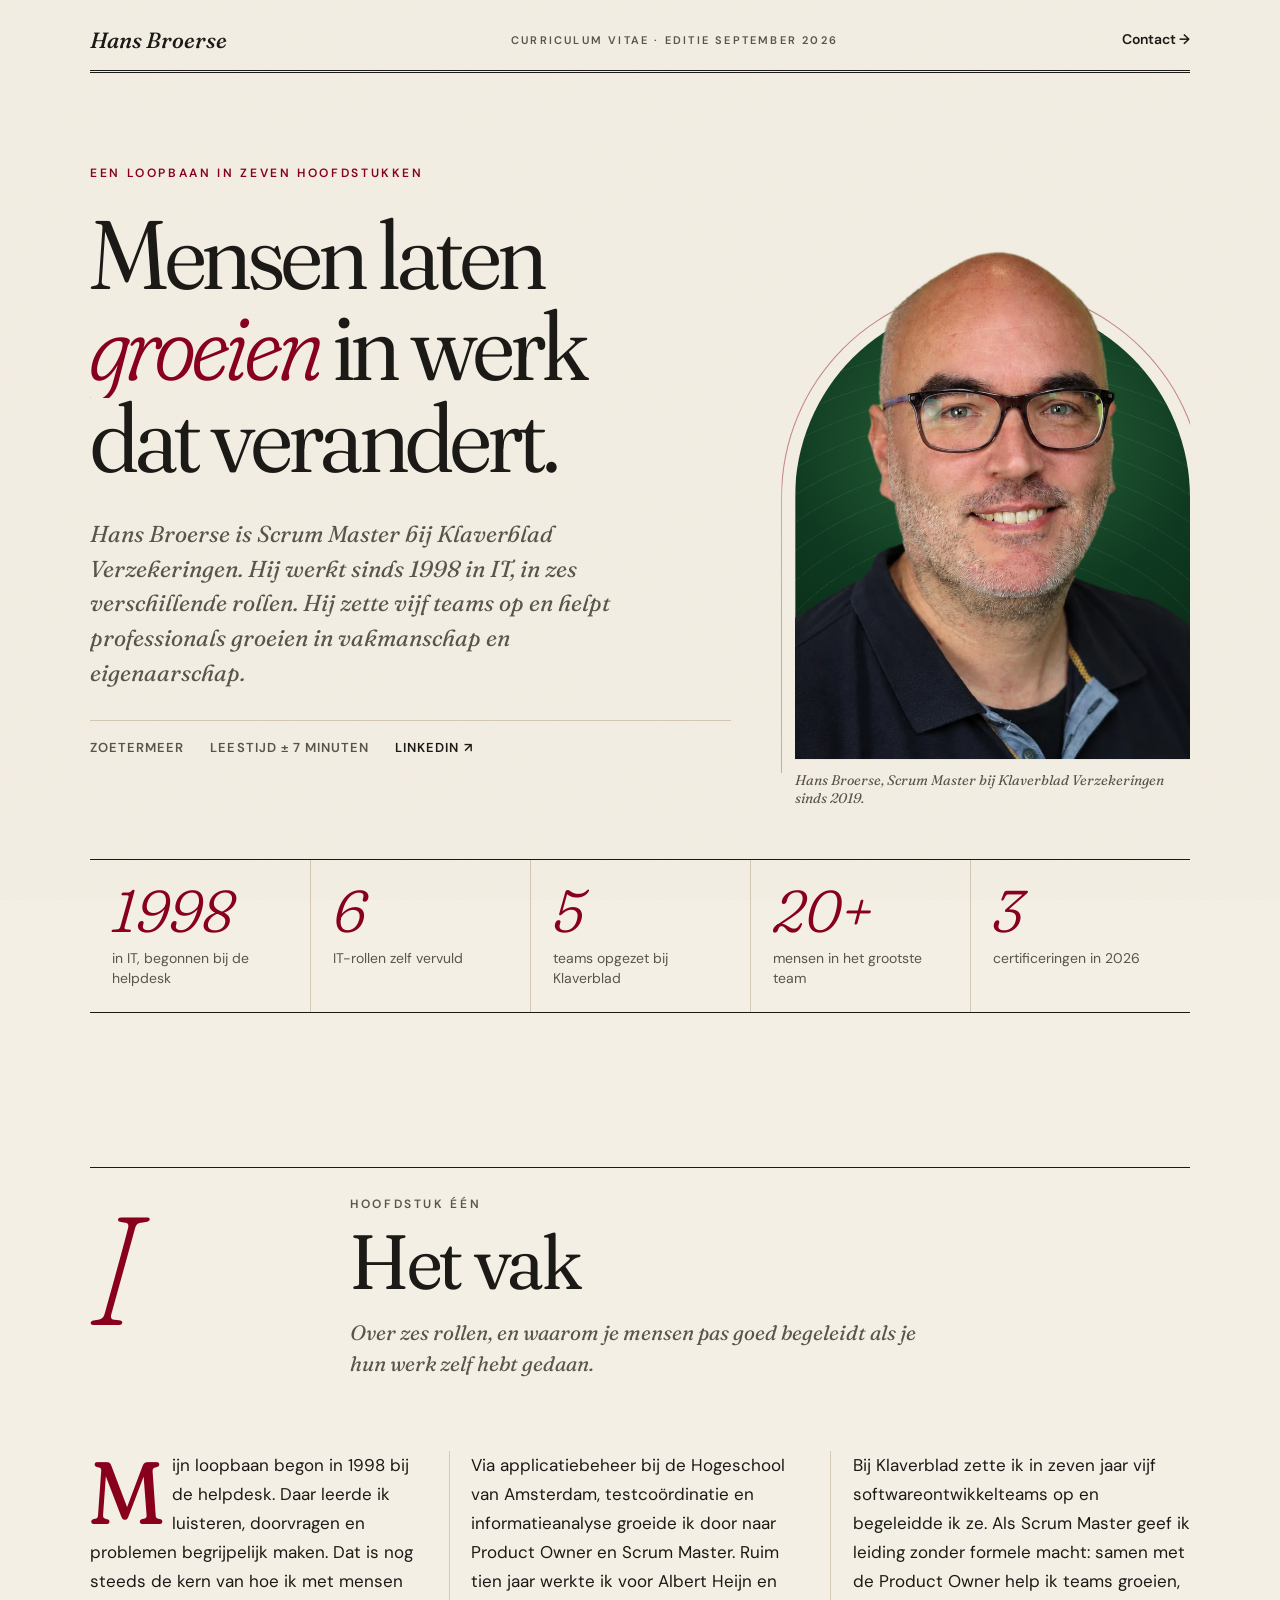
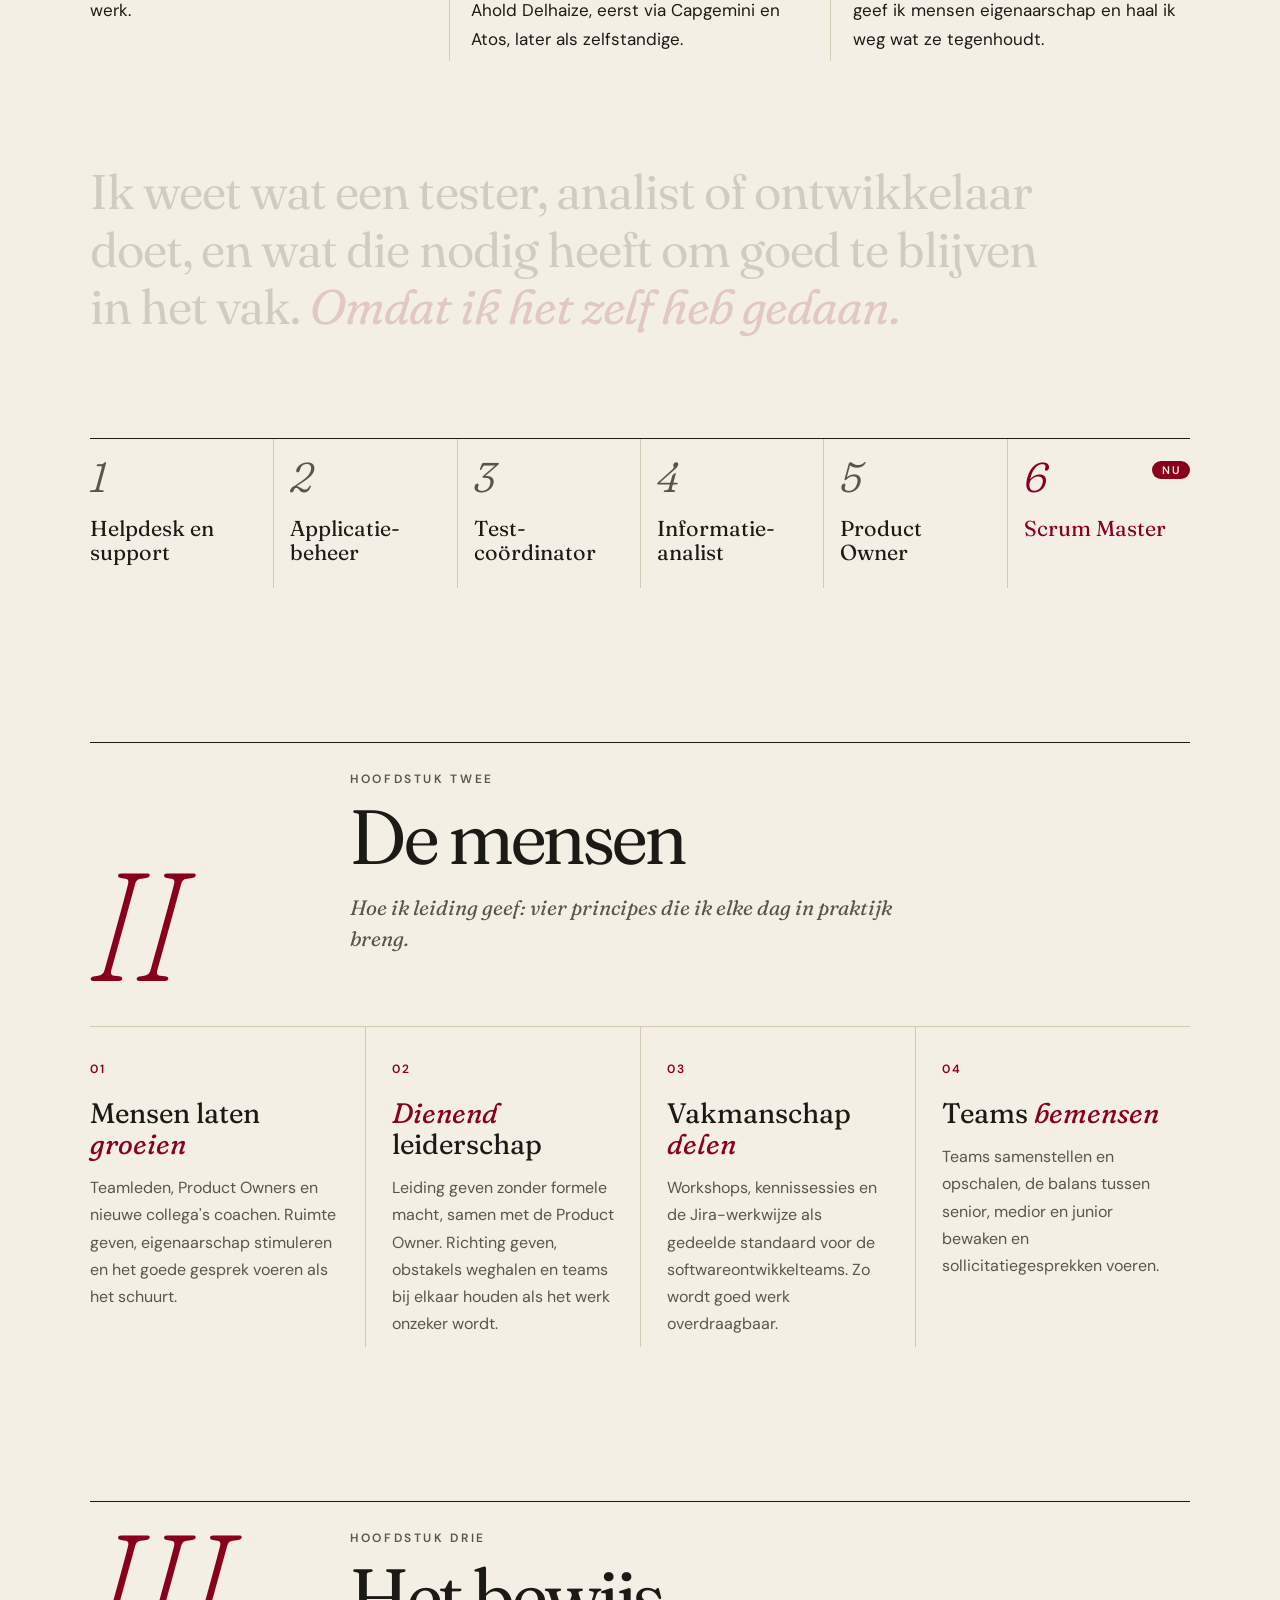
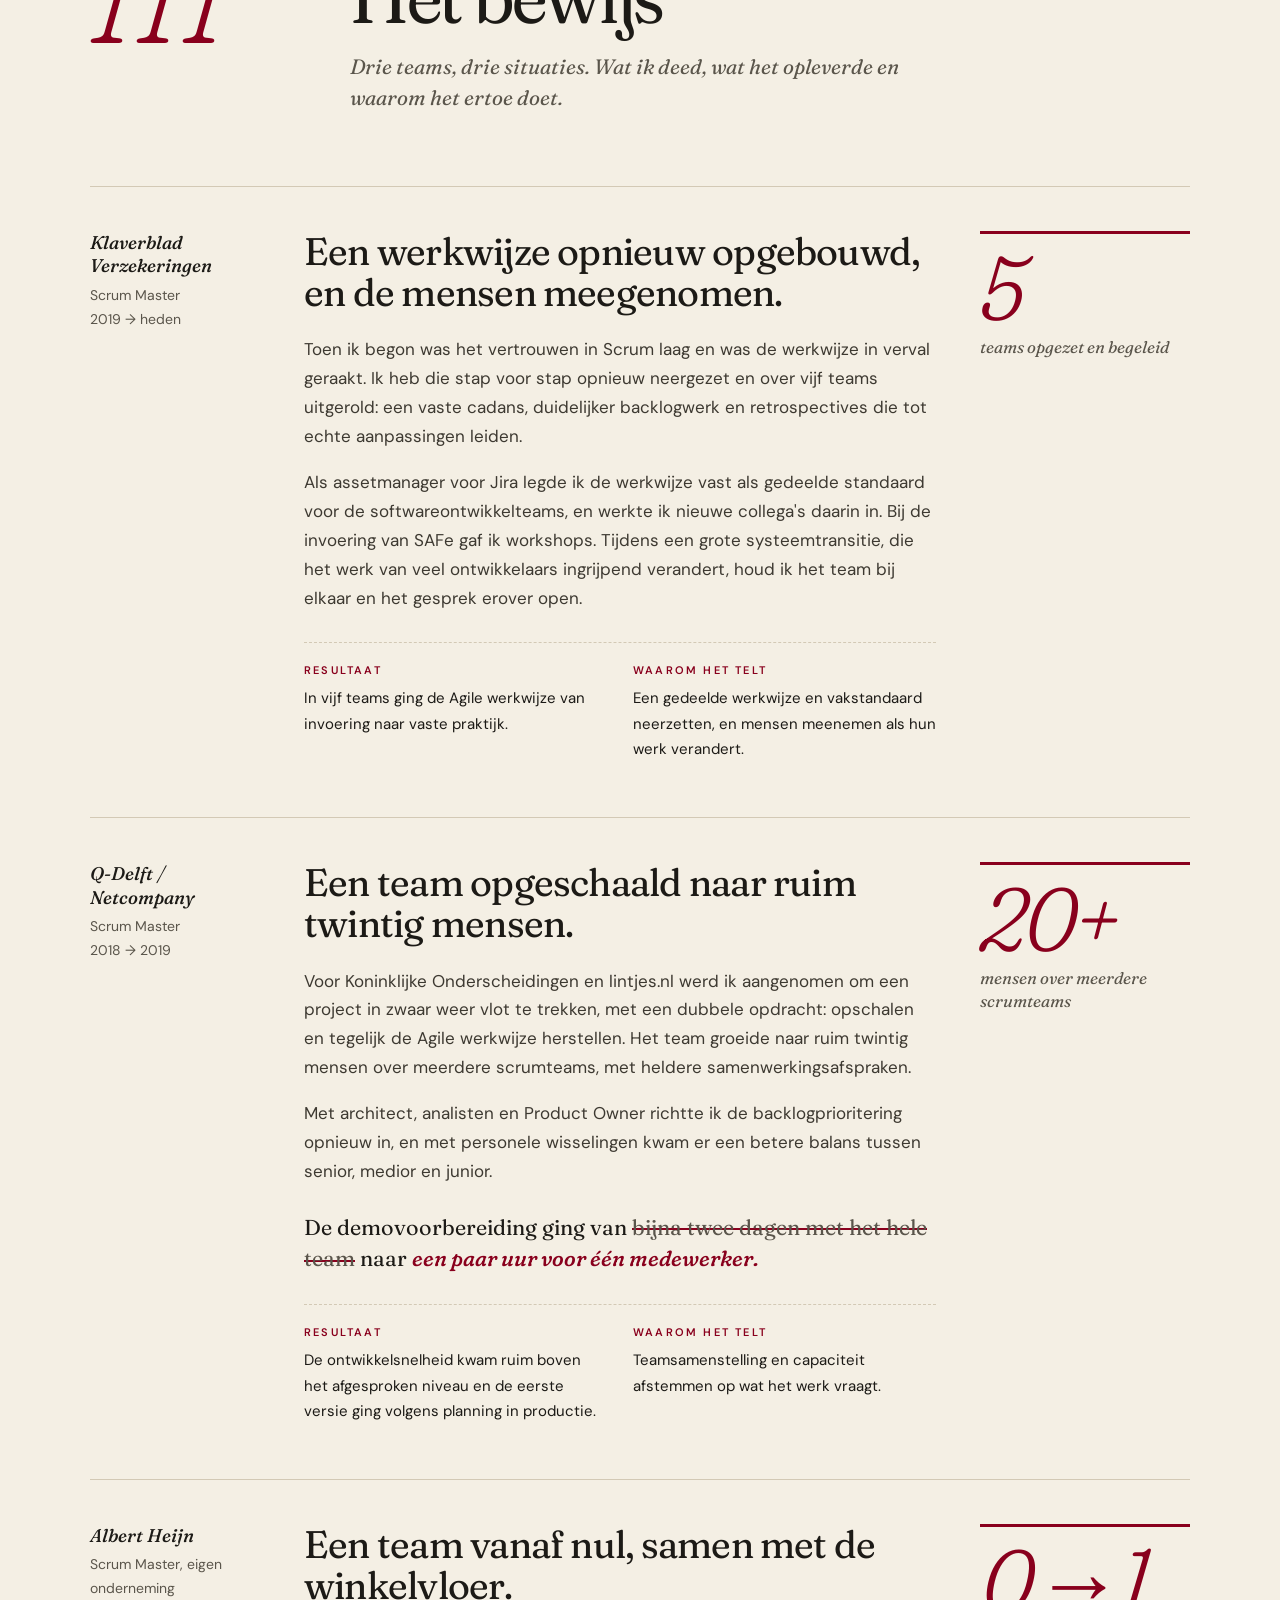
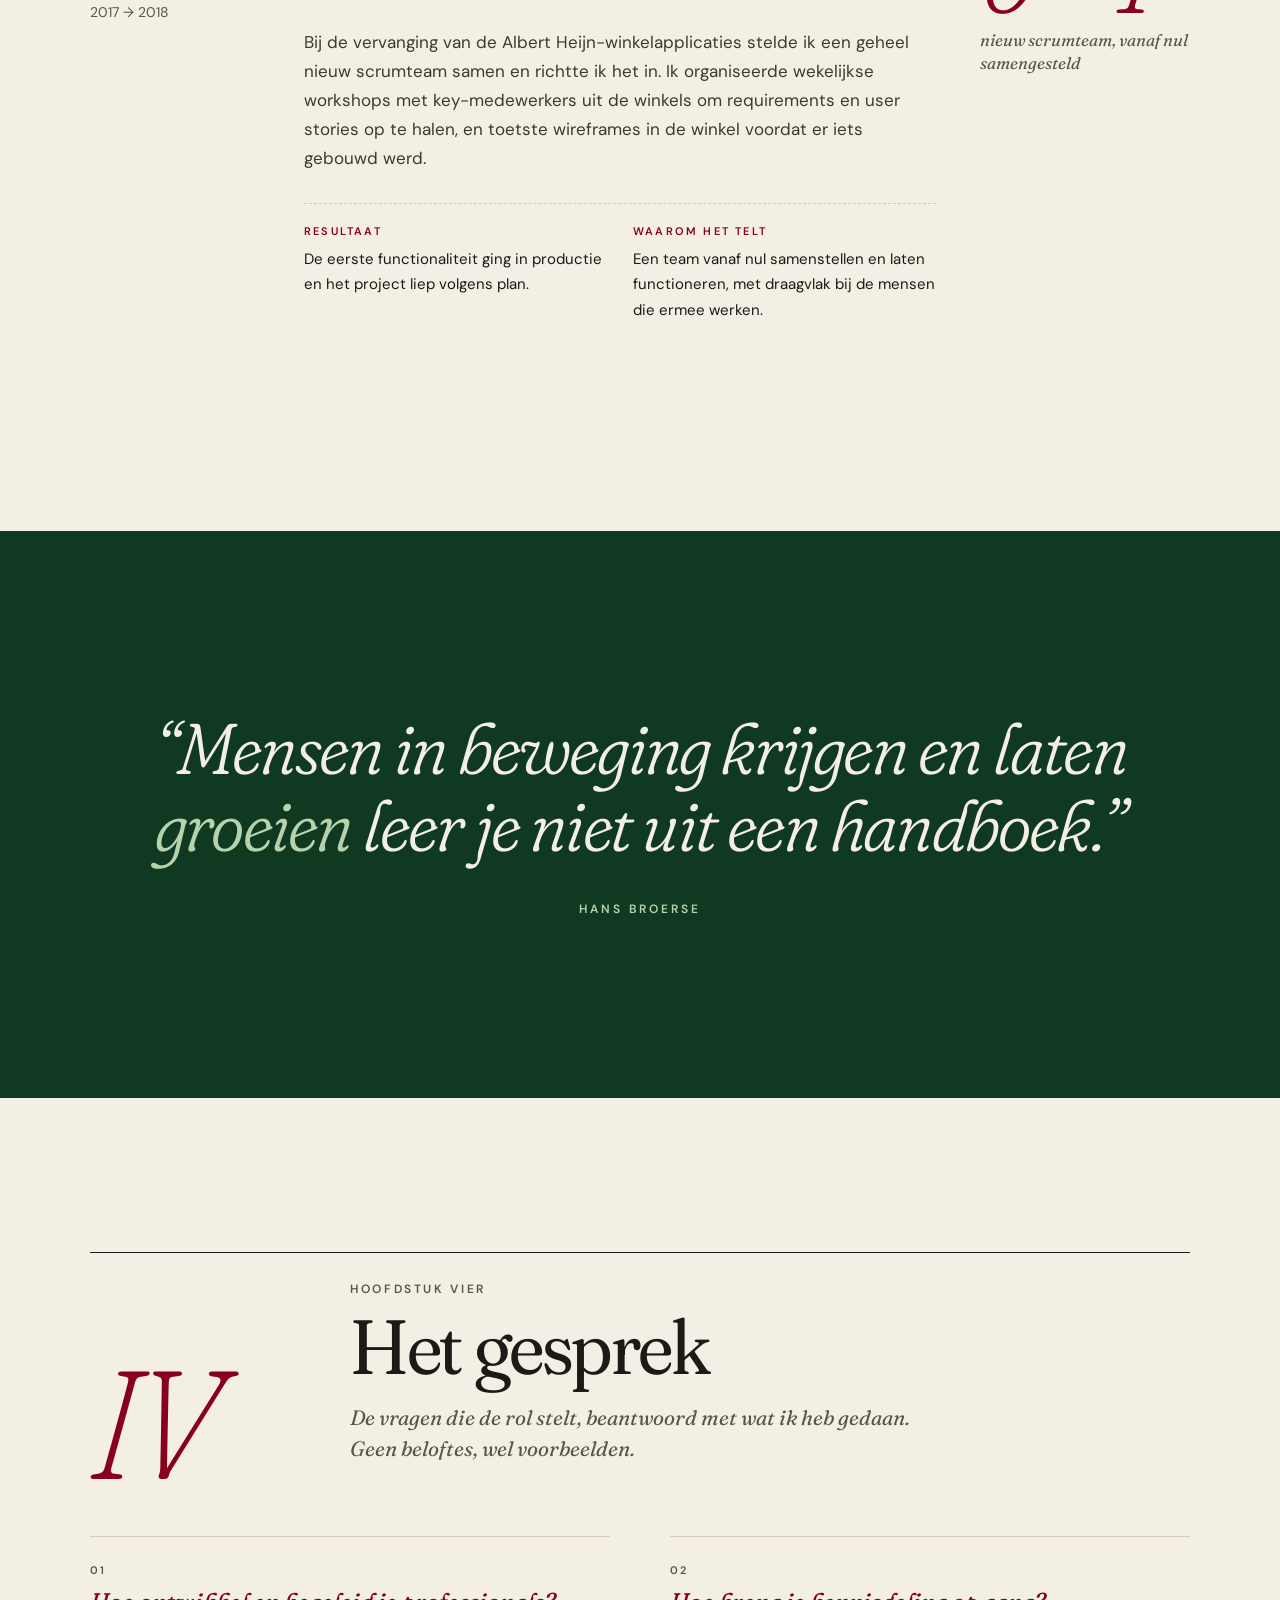
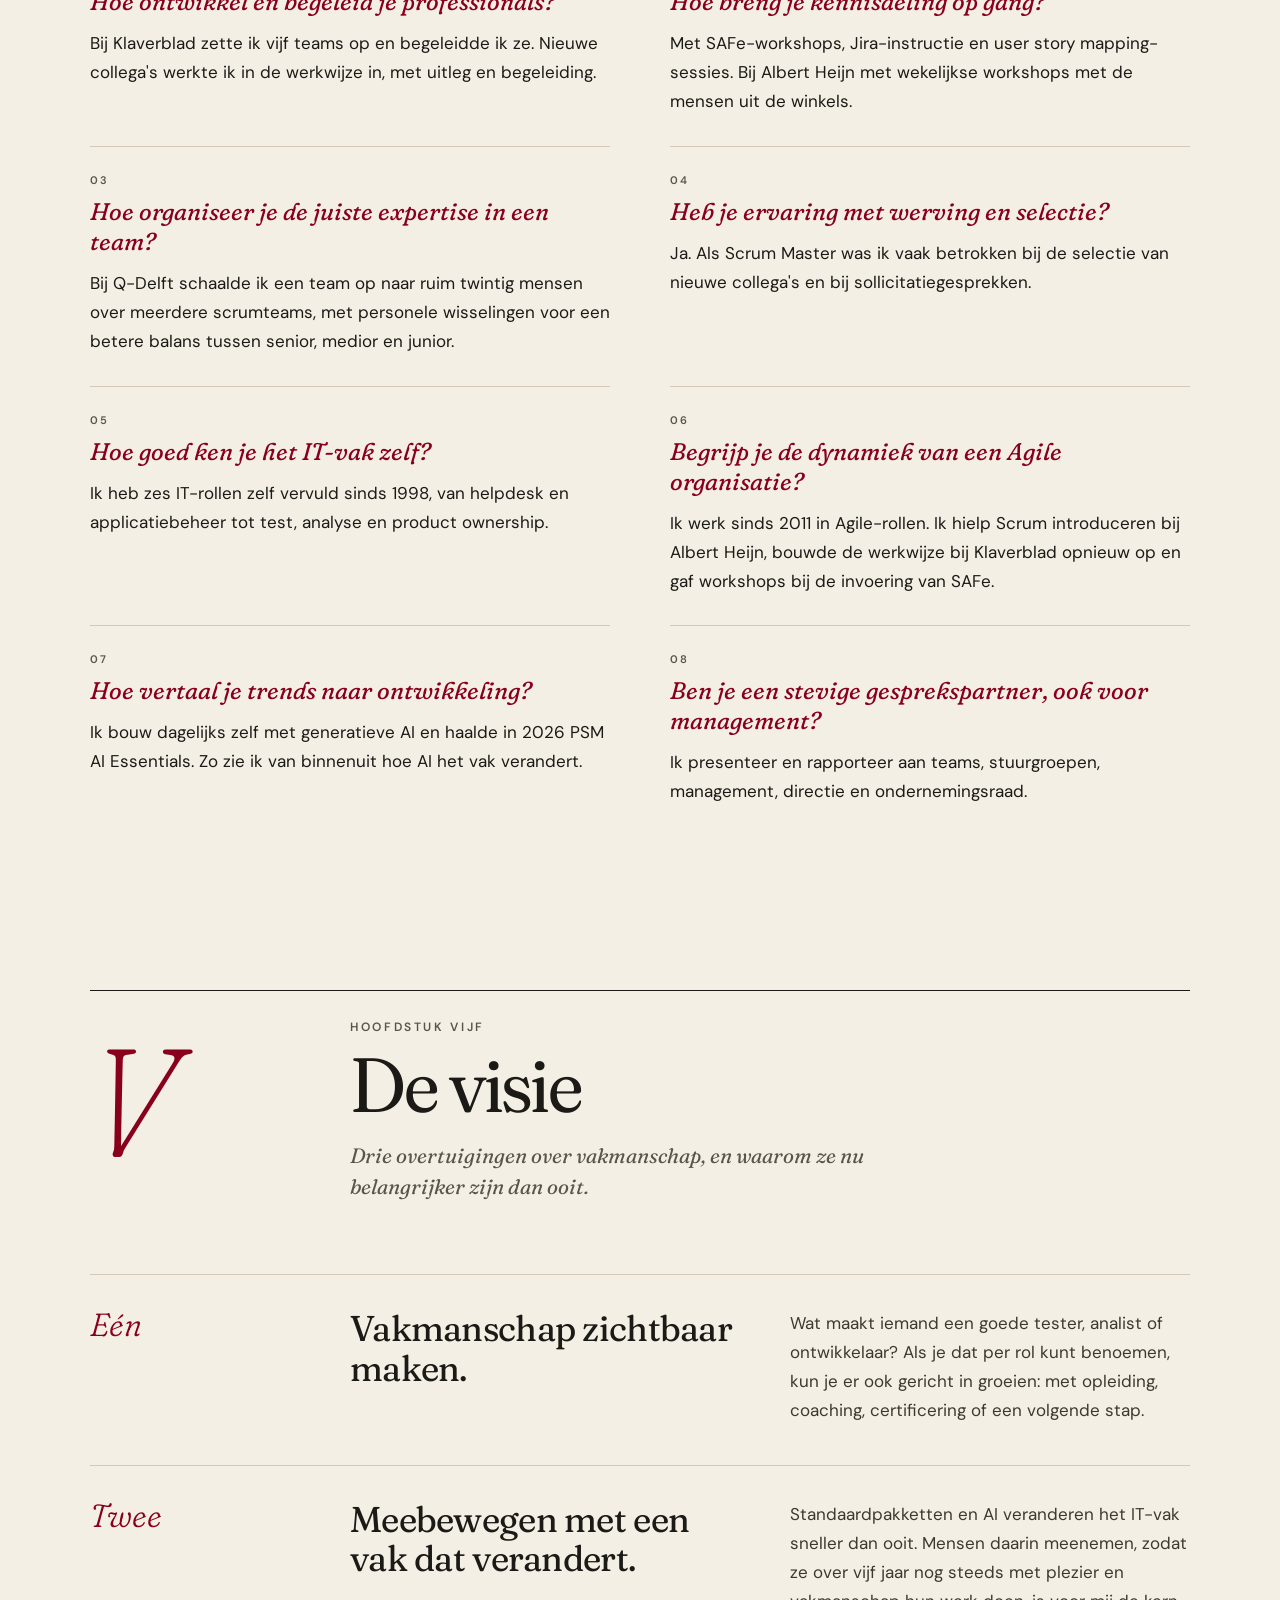
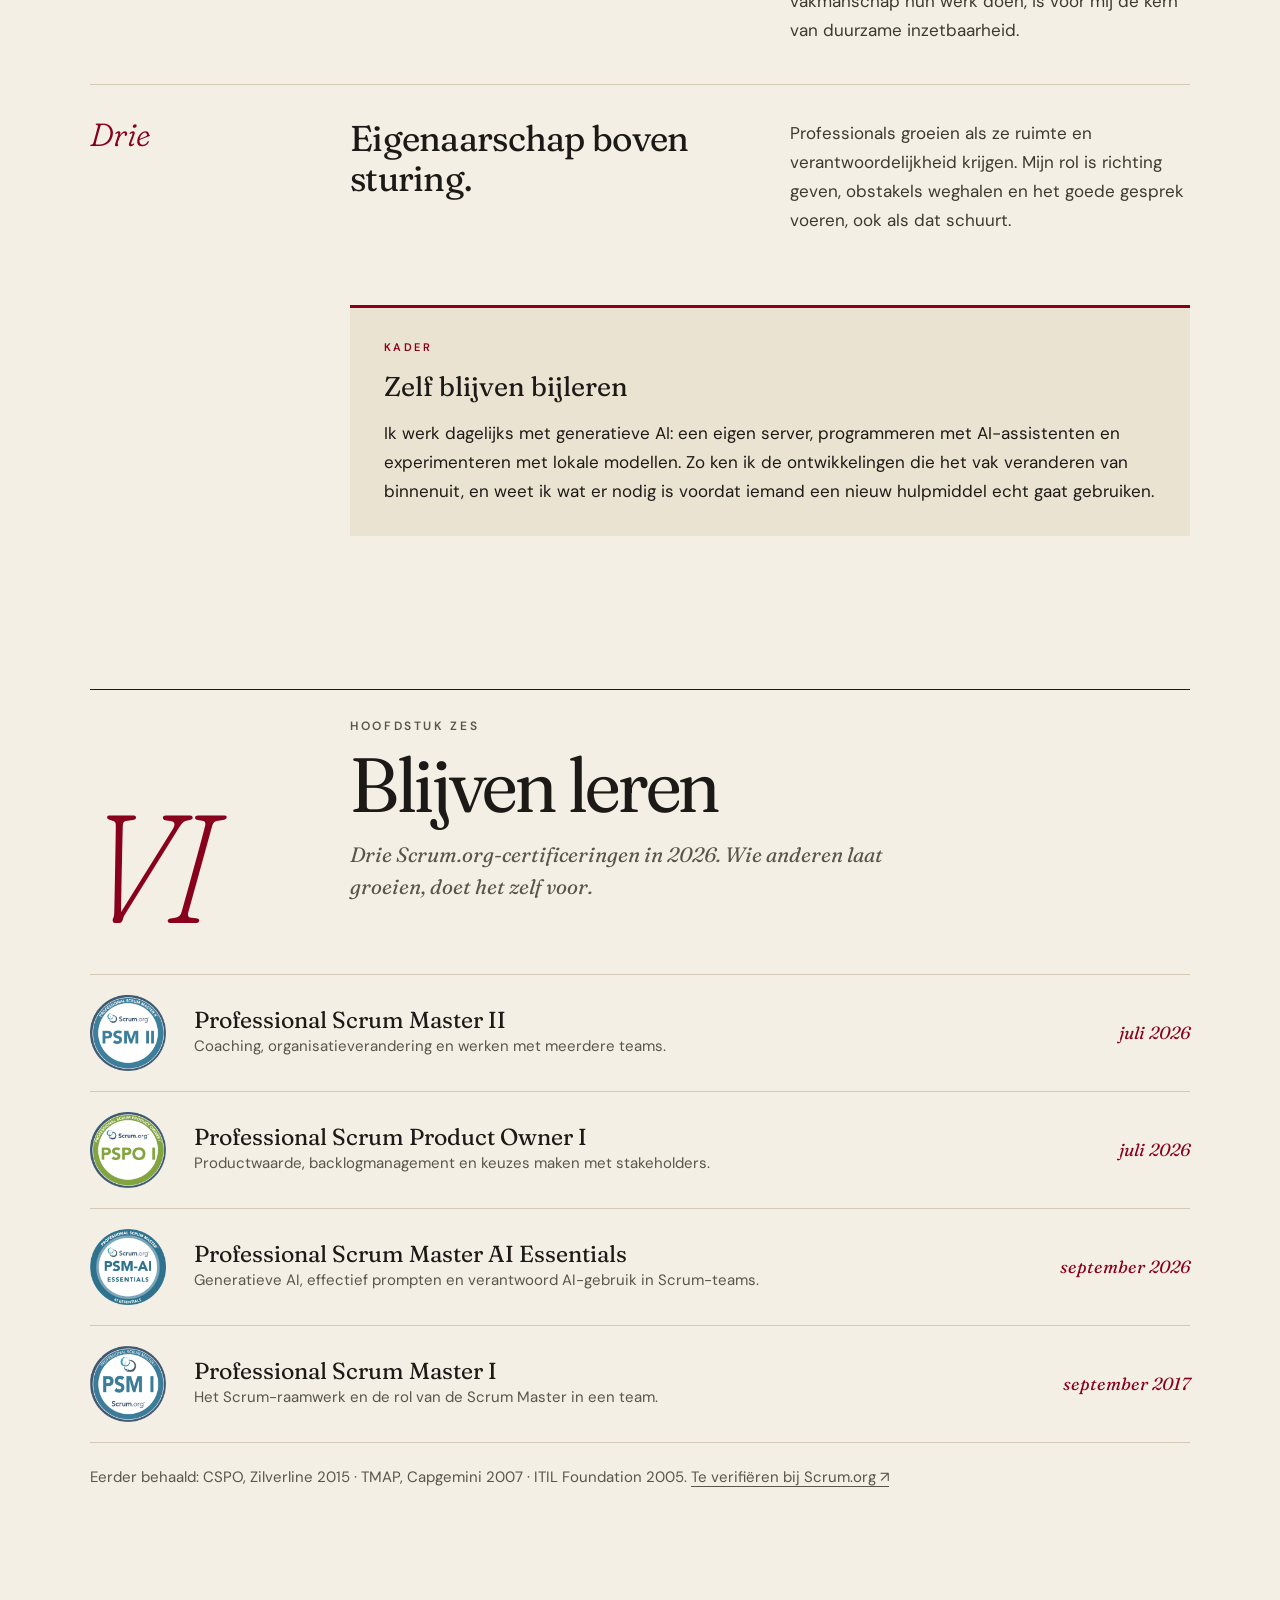
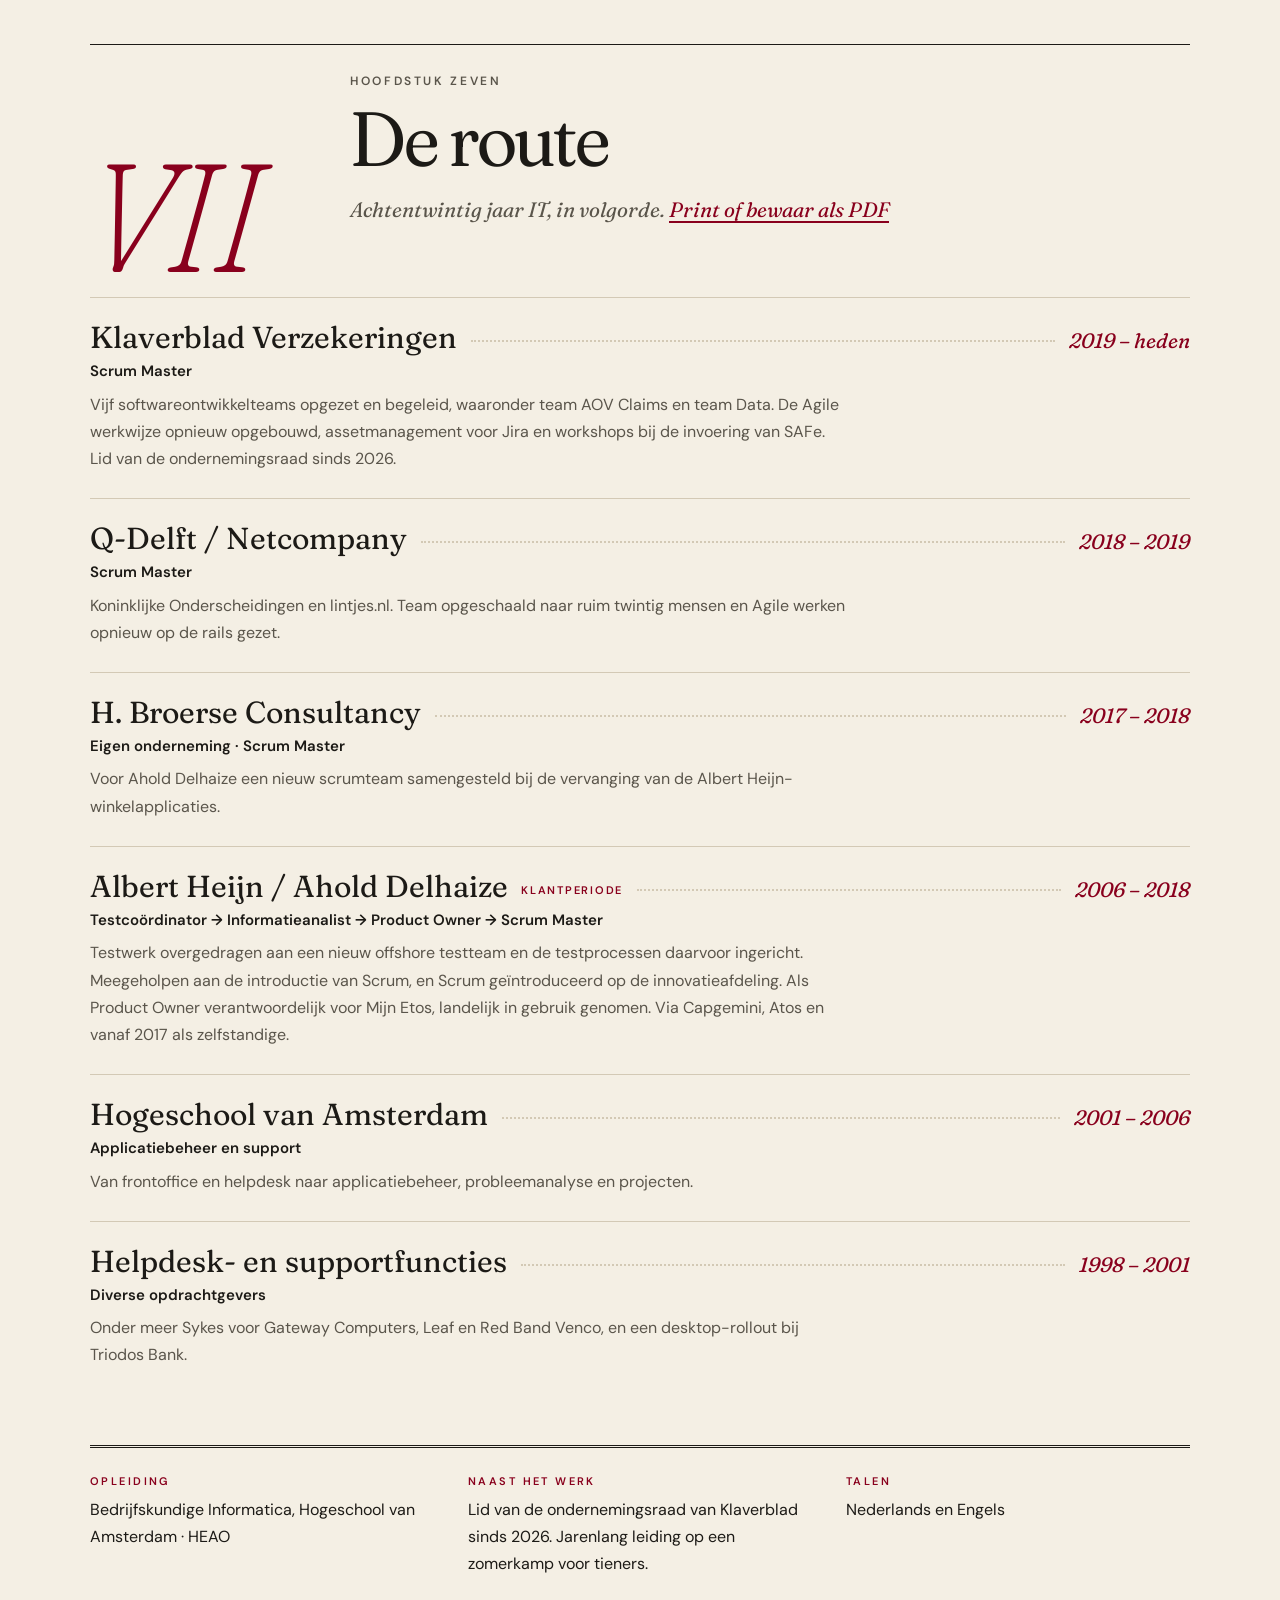
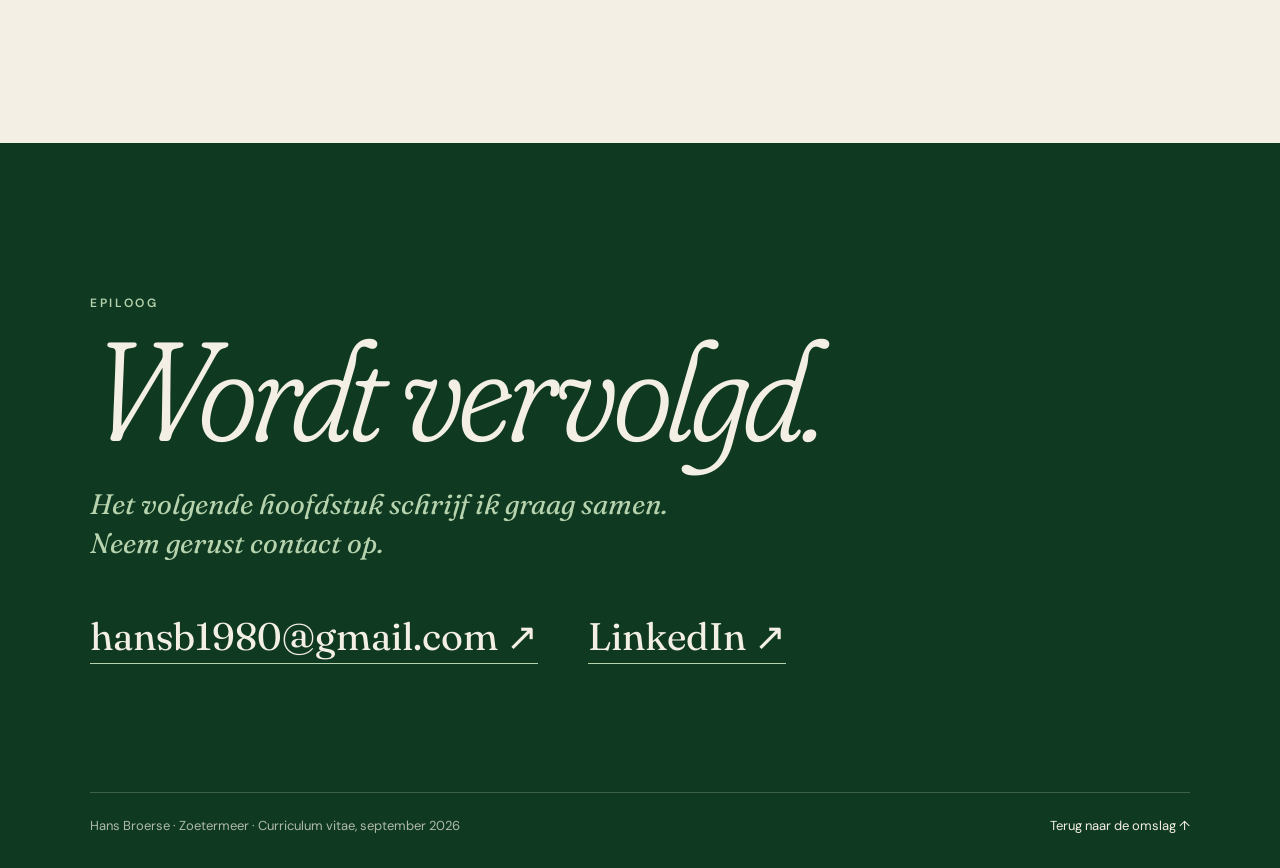
<file: varianten/b-hoofdstukken/index.html>
<!doctype html>
<html lang="nl">
<head>
  <meta charset="utf-8">
  <meta name="viewport" content="width=device-width, initial-scale=1">
  <title>Hans Broerse | Een loopbaan in hoofdstukken</title>
  <meta name="description" content="Hans Broerse, Scrum Master bij Klaverblad Verzekeringen. Sinds 1998 in IT, in zes rollen. Vijf teams opgezet en begeleid, een team opgeschaald naar ruim twintig mensen, drie Scrum.org-certificeringen in 2026.">
  <meta name="robots" content="noindex, nofollow">
  <meta name="theme-color" content="#f4efe4">
  <link rel="icon" href="../../assets/favicon.svg" type="image/svg+xml">
  <link rel="preload" href="../fonts/fraunces-full-normal.woff2" as="font" type="font/woff2" crossorigin>
  <link rel="preload" href="../fonts/fraunces-full-italic.woff2" as="font" type="font/woff2" crossorigin>
  <link rel="preload" href="../assets/portret-vrij.webp" as="image">
  <link rel="stylesheet" href="style.css">
  <script>document.documentElement.classList.add('js')</script>
  <script src="main.js" defer></script>
</head>
<body id="top">
  <a class="skip-link" href="#inhoud">Direct naar de inhoud</a>

  <div class="progress" aria-hidden="true"><span data-progress></span><em data-current>Omslag</em></div>

  <nav class="toc" aria-label="Hoofdstukken">
    <p>Inhoud</p>
    <ol>
      <li><a href="#vak"><span>I</span>Het vak</a></li>
      <li><a href="#mensen"><span>II</span>De mensen</a></li>
      <li><a href="#bewijs"><span>III</span>Het bewijs</a></li>
      <li><a href="#gesprek"><span>IV</span>Het gesprek</a></li>
      <li><a href="#visie"><span>V</span>De visie</a></li>
      <li><a href="#leren"><span>VI</span>Blijven leren</a></li>
      <li><a href="#route"><span>VII</span>De route</a></li>
      <li><a href="#epiloog"><span>&middot;</span>Epiloog</a></li>
    </ol>
  </nav>

  <header class="masthead wrap">
    <a href="#top" class="mast-name">Hans Broerse</a>
    <span class="mast-mid">Curriculum vitae · Editie september 2026</span>
    <a href="#epiloog" class="mast-contact">Contact <span aria-hidden="true">→</span></a>
  </header>

  <main id="inhoud">
    <section class="cover wrap" aria-labelledby="cover-title" data-chapter="Omslag">
      <div class="cover-copy">
        <p class="overline">Een loopbaan in zeven hoofdstukken</p>
        <h1 id="cover-title"><span class="ln"><span>Mensen laten</span></span> <span class="ln"><span><em>groeien</em> in werk</span></span> <span class="ln"><span>dat verandert.</span></span></h1>
        <p class="dek">Hans Broerse is Scrum Master bij Klaverblad Verzekeringen. Hij werkt sinds 1998 in IT, in zes verschillende rollen. Hij zette vijf teams op en helpt professionals groeien in vakmanschap en eigenaarschap.</p>
        <p class="byline"><span>Zoetermeer</span><span>Leestijd ± 7 minuten</span><a href="https://www.linkedin.com/in/hans-broerse-25328b5/">LinkedIn <span aria-hidden="true">↗</span></a></p>
      </div>
      <figure class="arch">
        <div class="arch-bg" aria-hidden="true"></div>
        <img src="../assets/portret-vrij.webp" width="1120" height="961" alt="Portretfoto van Hans Broerse" fetchpriority="high">
        <figcaption>Hans Broerse, Scrum Master bij Klaverblad Verzekeringen sinds 2019.</figcaption>
      </figure>
    </section>

    <section class="numbers wrap" aria-labelledby="numbers-title">
      <h2 class="sr-only" id="numbers-title">In cijfers</h2>
      <dl>
        <div><dt>in IT, begonnen bij de helpdesk</dt><dd>1998</dd></div>
        <div><dt>IT-rollen zelf vervuld</dt><dd>6</dd></div>
        <div><dt>teams opgezet bij Klaverblad</dt><dd>5</dd></div>
        <div><dt>mensen in het grootste team</dt><dd>20+</dd></div>
        <div><dt>certificeringen in 2026</dt><dd>3</dd></div>
      </dl>
    </section>

    <section class="chapter wrap" id="vak" aria-labelledby="vak-title" data-chapter="I · Het vak">
      <header class="ch-head" data-reveal>
        <span class="ch-num" aria-hidden="true" data-drift>I</span>
        <p class="ch-label">Hoofdstuk één</p>
        <h2 id="vak-title">Het vak</h2>
        <p class="ch-dek">Over zes rollen, en waarom je mensen pas goed begeleidt als je hun werk zelf hebt gedaan.</p>
      </header>
      <div class="columns" data-reveal>
        <p class="dropcap">Mijn loopbaan begon in 1998 bij de helpdesk. Daar leerde ik luisteren, doorvragen en problemen begrijpelijk maken. Dat is nog steeds de kern van hoe ik met mensen werk.</p>
        <p>Via applicatiebeheer bij de Hogeschool van Amsterdam, testcoördinatie en informatieanalyse groeide ik door naar Product Owner en Scrum Master. Ruim tien jaar werkte ik voor Albert Heijn en Ahold Delhaize, eerst via Capgemini en Atos, later als zelfstandige.</p>
        <p>Bij Klaverblad zette ik in zeven jaar vijf softwareontwikkelteams op en begeleidde ik ze. Als Scrum Master geef ik leiding zonder formele macht: samen met de Product Owner help ik teams groeien, geef ik mensen eigenaarschap en haal ik weg wat ze tegenhoudt.</p>
      </div>
      <p class="statement" data-words>Ik weet wat een tester, analist of ontwikkelaar doet, en wat die nodig heeft om goed te blijven in het vak. Omdat ik het zelf heb gedaan.</p>
      <ol class="roles" aria-label="Zes rollen in IT">
        <li data-reveal><span>1</span>Helpdesk en support</li>
        <li data-reveal><span>2</span>Applicatie&shy;beheer</li>
        <li data-reveal><span>3</span>Test&shy;coördinator</li>
        <li data-reveal><span>4</span>Informatie&shy;analist</li>
        <li data-reveal><span>5</span>Product Owner</li>
        <li data-reveal class="now"><span>6</span>Scrum Master</li>
      </ol>
    </section>

    <section class="chapter wrap" id="mensen" aria-labelledby="mensen-title" data-chapter="II · De mensen">
      <header class="ch-head" data-reveal>
        <span class="ch-num" aria-hidden="true" data-drift>II</span>
        <p class="ch-label">Hoofdstuk twee</p>
        <h2 id="mensen-title">De mensen</h2>
        <p class="ch-dek">Hoe ik leiding geef: vier principes die ik elke dag in praktijk breng.</p>
      </header>
      <div class="principles">
        <article data-reveal><span class="p-num">01</span><h3>Mensen laten <em>groeien</em></h3><p>Teamleden, Product Owners en nieuwe collega's coachen. Ruimte geven, eigenaarschap stimuleren en het goede gesprek voeren als het schuurt.</p></article>
        <article data-reveal><span class="p-num">02</span><h3><em>Dienend</em> leiderschap</h3><p>Leiding geven zonder formele macht, samen met de Product Owner. Richting geven, obstakels weghalen en teams bij elkaar houden als het werk onzeker wordt.</p></article>
        <article data-reveal><span class="p-num">03</span><h3>Vakmanschap <em>delen</em></h3><p>Workshops, kennissessies en de Jira-werkwijze als gedeelde standaard voor de softwareontwikkelteams. Zo wordt goed werk overdraagbaar.</p></article>
        <article data-reveal><span class="p-num">04</span><h3>Teams <em>bemensen</em></h3><p>Teams samenstellen en opschalen, de balans tussen senior, medior en junior bewaken en sollicitatiegesprekken voeren.</p></article>
      </div>
    </section>

    <section class="chapter wrap" id="bewijs" aria-labelledby="bewijs-title" data-chapter="III · Het bewijs">
      <header class="ch-head" data-reveal>
        <span class="ch-num" aria-hidden="true" data-drift>III</span>
        <p class="ch-label">Hoofdstuk drie</p>
        <h2 id="bewijs-title">Het bewijs</h2>
        <p class="ch-dek">Drie teams, drie situaties. Wat ik deed, wat het opleverde en waarom het ertoe doet.</p>
      </header>

      <article class="story" data-reveal>
        <aside class="story-meta"><p class="org">Klaverblad Verzekeringen</p><p>Scrum Master</p><p>2019 → heden</p></aside>
        <div class="story-body">
          <h3>Een werkwijze opnieuw opgebouwd, en de mensen meegenomen.</h3>
          <p>Toen ik begon was het vertrouwen in Scrum laag en was de werkwijze in verval geraakt. Ik heb die stap voor stap opnieuw neergezet en over vijf teams uitgerold: een vaste cadans, duidelijker backlogwerk en retrospectives die tot echte aanpassingen leiden.</p>
          <p>Als assetmanager voor Jira legde ik de werkwijze vast als gedeelde standaard voor de softwareontwikkelteams, en werkte ik nieuwe collega's daarin in. Bij de invoering van SAFe gaf ik workshops. Tijdens een grote systeemtransitie, die het werk van veel ontwikkelaars ingrijpend verandert, houd ik het team bij elkaar en het gesprek erover open.</p>
          <dl class="story-foot"><div><dt>Resultaat</dt><dd>In vijf teams ging de Agile werkwijze van invoering naar vaste praktijk.</dd></div><div><dt>Waarom het telt</dt><dd>Een gedeelde werkwijze en vakstandaard neerzetten, en mensen meenemen als hun werk verandert.</dd></div></dl>
        </div>
        <p class="callout" aria-hidden="true"><span>5</span>teams opgezet en begeleid</p>
      </article>

      <article class="story" data-reveal>
        <aside class="story-meta"><p class="org">Q-Delft / Netcompany</p><p>Scrum Master</p><p>2018 → 2019</p></aside>
        <div class="story-body">
          <h3>Een team opgeschaald naar ruim twintig mensen.</h3>
          <p>Voor Koninklijke Onderscheidingen en lintjes.nl werd ik aangenomen om een project in zwaar weer vlot te trekken, met een dubbele opdracht: opschalen en tegelijk de Agile werkwijze herstellen. Het team groeide naar ruim twintig mensen over meerdere scrumteams, met heldere samenwerkingsafspraken.</p>
          <p>Met architect, analisten en Product Owner richtte ik de backlogprioritering opnieuw in, en met personele wisselingen kwam er een betere balans tussen senior, medior en junior.</p>
          <p class="strike-line">De demovoorbereiding ging van <s data-strike>bijna twee dagen met het hele team</s> naar <strong>een paar uur voor één medewerker.</strong></p>
          <dl class="story-foot"><div><dt>Resultaat</dt><dd>De ontwikkelsnelheid kwam ruim boven het afgesproken niveau en de eerste versie ging volgens planning in productie.</dd></div><div><dt>Waarom het telt</dt><dd>Teamsamenstelling en capaciteit afstemmen op wat het werk vraagt.</dd></div></dl>
        </div>
        <p class="callout" aria-hidden="true"><span>20+</span>mensen over meerdere scrumteams</p>
      </article>

      <article class="story" data-reveal>
        <aside class="story-meta"><p class="org">Albert Heijn</p><p>Scrum Master, eigen onderneming</p><p>2017 → 2018</p></aside>
        <div class="story-body">
          <h3>Een team vanaf nul, samen met de winkelvloer.</h3>
          <p>Bij de vervanging van de Albert Heijn-winkelapplicaties stelde ik een geheel nieuw scrumteam samen en richtte ik het in. Ik organiseerde wekelijkse workshops met key-medewerkers uit de winkels om requirements en user stories op te halen, en toetste wireframes in de winkel voordat er iets gebouwd werd.</p>
          <dl class="story-foot"><div><dt>Resultaat</dt><dd>De eerste functionaliteit ging in productie en het project liep volgens plan.</dd></div><div><dt>Waarom het telt</dt><dd>Een team vanaf nul samenstellen en laten functioneren, met draagvlak bij de mensen die ermee werken.</dd></div></dl>
        </div>
        <p class="callout" aria-hidden="true"><span>0→1</span>nieuw scrumteam, vanaf nul samengesteld</p>
      </article>
    </section>

    <section class="interlude" aria-label="Citaat">
      <blockquote class="wrap" data-reveal>
        <p>“Mensen in beweging krijgen en laten <em>groeien</em> leer je niet uit een handboek.”</p>
        <footer>Hans Broerse</footer>
      </blockquote>
    </section>

    <section class="chapter wrap" id="gesprek" aria-labelledby="gesprek-title" data-chapter="IV · Het gesprek">
      <header class="ch-head" data-reveal>
        <span class="ch-num" aria-hidden="true" data-drift>IV</span>
        <p class="ch-label">Hoofdstuk vier</p>
        <h2 id="gesprek-title">Het gesprek</h2>
        <p class="ch-dek">De vragen die de rol stelt, beantwoord met wat ik heb gedaan. Geen beloftes, wel voorbeelden.</p>
      </header>
      <div class="qa">
        <div class="qa-item" data-reveal><h3>Hoe ontwikkel en begeleid je professionals?</h3><p>Bij Klaverblad zette ik vijf teams op en begeleidde ik ze. Nieuwe collega's werkte ik in de werkwijze in, met uitleg en begeleiding.</p></div>
        <div class="qa-item" data-reveal><h3>Hoe breng je kennisdeling op gang?</h3><p>Met SAFe-workshops, Jira-instructie en user story mapping-sessies. Bij Albert Heijn met wekelijkse workshops met de mensen uit de winkels.</p></div>
        <div class="qa-item" data-reveal><h3>Hoe organiseer je de juiste expertise in een team?</h3><p>Bij Q-Delft schaalde ik een team op naar ruim twintig mensen over meerdere scrumteams, met personele wisselingen voor een betere balans tussen senior, medior en junior.</p></div>
        <div class="qa-item" data-reveal><h3>Heb je ervaring met werving en selectie?</h3><p>Ja. Als Scrum Master was ik vaak betrokken bij de selectie van nieuwe collega's en bij sollicitatiegesprekken.</p></div>
        <div class="qa-item" data-reveal><h3>Hoe goed ken je het IT-vak zelf?</h3><p>Ik heb zes IT-rollen zelf vervuld sinds 1998, van helpdesk en applicatiebeheer tot test, analyse en product ownership.</p></div>
        <div class="qa-item" data-reveal><h3>Begrijp je de dynamiek van een Agile organisatie?</h3><p>Ik werk sinds 2011 in Agile-rollen. Ik hielp Scrum introduceren bij Albert Heijn, bouwde de werkwijze bij Klaverblad opnieuw op en gaf workshops bij de invoering van SAFe.</p></div>
        <div class="qa-item" data-reveal><h3>Hoe vertaal je trends naar ontwikkeling?</h3><p>Ik bouw dagelijks zelf met generatieve AI en haalde in 2026 PSM AI Essentials. Zo zie ik van binnenuit hoe AI het vak verandert.</p></div>
        <div class="qa-item" data-reveal><h3>Ben je een stevige gesprekspartner, ook voor management?</h3><p>Ik presenteer en rapporteer aan teams, stuurgroepen, management, directie en ondernemingsraad.</p></div>
      </div>
    </section>

    <section class="chapter wrap" id="visie" aria-labelledby="visie-title" data-chapter="V · De visie">
      <header class="ch-head" data-reveal>
        <span class="ch-num" aria-hidden="true" data-drift>V</span>
        <p class="ch-label">Hoofdstuk vijf</p>
        <h2 id="visie-title">De visie</h2>
        <p class="ch-dek">Drie overtuigingen over vakmanschap, en waarom ze nu belangrijker zijn dan ooit.</p>
      </header>
      <ol class="theses">
        <li data-reveal><span class="t-num">Eén</span><h3>Vakmanschap zichtbaar maken.</h3><p>Wat maakt iemand een goede tester, analist of ontwikkelaar? Als je dat per rol kunt benoemen, kun je er ook gericht in groeien: met opleiding, coaching, certificering of een volgende stap.</p></li>
        <li data-reveal><span class="t-num">Twee</span><h3>Meebewegen met een vak dat verandert.</h3><p>Standaardpakketten en AI veranderen het IT-vak sneller dan ooit. Mensen daarin meenemen, zodat ze over vijf jaar nog steeds met plezier en vakmanschap hun werk doen, is voor mij de kern van duurzame inzetbaarheid.</p></li>
        <li data-reveal><span class="t-num">Drie</span><h3>Eigenaarschap boven sturing.</h3><p>Professionals groeien als ze ruimte en verantwoordelijkheid krijgen. Mijn rol is richting geven, obstakels weghalen en het goede gesprek voeren, ook als dat schuurt.</p></li>
      </ol>
      <aside class="box" data-reveal>
        <p class="box-label">Kader</p>
        <h3>Zelf blijven bijleren</h3>
        <p>Ik werk dagelijks met generatieve AI: een eigen server, programmeren met AI-assistenten en experimenteren met lokale modellen. Zo ken ik de ontwikkelingen die het vak veranderen van binnenuit, en weet ik wat er nodig is voordat iemand een nieuw hulpmiddel echt gaat gebruiken.</p>
      </aside>
    </section>

    <section class="chapter wrap" id="leren" aria-labelledby="leren-title" data-chapter="VI · Blijven leren">
      <header class="ch-head" data-reveal>
        <span class="ch-num" aria-hidden="true" data-drift>VI</span>
        <p class="ch-label">Hoofdstuk zes</p>
        <h2 id="leren-title">Blijven leren</h2>
        <p class="ch-dek">Drie Scrum.org-certificeringen in 2026. Wie anderen laat groeien, doet het zelf voor.</p>
      </header>
      <ul class="certs">
        <li data-reveal><img src="../../assets/psm-ii.png" width="512" height="512" loading="lazy" alt="Scrum.org Professional Scrum Master II"><div><h3>Professional Scrum Master II</h3><p>Coaching, organisatieverandering en werken met meerdere teams.</p></div><span class="c-date">juli 2026</span></li>
        <li data-reveal><img src="../../assets/pspo-i.png" width="512" height="512" loading="lazy" alt="Scrum.org Professional Scrum Product Owner I"><div><h3>Professional Scrum Product Owner I</h3><p>Productwaarde, backlogmanagement en keuzes maken met stakeholders.</p></div><span class="c-date">juli 2026</span></li>
        <li data-reveal><img src="../../assets/psm-ai-essentials.png" width="512" height="512" loading="lazy" alt="Scrum.org Professional Scrum Master AI Essentials"><div><h3>Professional Scrum Master AI Essentials</h3><p>Generatieve AI, effectief prompten en verantwoord AI-gebruik in Scrum-teams.</p></div><span class="c-date">september 2026</span></li>
        <li data-reveal><img src="../../assets/psm-i.png" width="512" height="512" loading="lazy" alt="Scrum.org Professional Scrum Master I"><div><h3>Professional Scrum Master I</h3><p>Het Scrum-raamwerk en de rol van de Scrum Master in een team.</p></div><span class="c-date">september 2017</span></li>
      </ul>
      <p class="certs-foot">Eerder behaald: CSPO, Zilverline 2015 · TMAP, Capgemini 2007 · ITIL Foundation 2005. <a href="https://www.scrum.org/certification-list">Te verifiëren bij Scrum.org <span aria-hidden="true">↗</span></a></p>
    </section>

    <section class="chapter wrap" id="route" aria-labelledby="route-title" data-chapter="VII · De route">
      <header class="ch-head" data-reveal>
        <span class="ch-num" aria-hidden="true" data-drift>VII</span>
        <p class="ch-label">Hoofdstuk zeven</p>
        <h2 id="route-title">De route</h2>
        <p class="ch-dek">Achtentwintig jaar IT, in volgorde. <button class="linkish" type="button" data-print>Print of bewaar als PDF</button></p>
      </header>
      <ol class="route">
        <li data-reveal><div class="r-line"><h3>Klaverblad Verzekeringen</h3><span class="leader" aria-hidden="true"></span><span class="r-yrs">2019 – heden</span></div><p class="r-role">Scrum Master</p><p>Vijf softwareontwikkelteams opgezet en begeleid, waaronder team AOV Claims en team Data. De Agile werkwijze opnieuw opgebouwd, assetmanagement voor Jira en workshops bij de invoering van SAFe. Lid van de ondernemingsraad sinds 2026.</p></li>
        <li data-reveal><div class="r-line"><h3>Q-Delft / Netcompany</h3><span class="leader" aria-hidden="true"></span><span class="r-yrs">2018 – 2019</span></div><p class="r-role">Scrum Master</p><p>Koninklijke Onderscheidingen en lintjes.nl. Team opgeschaald naar ruim twintig mensen en Agile werken opnieuw op de rails gezet.</p></li>
        <li data-reveal><div class="r-line"><h3>H. Broerse Consultancy</h3><span class="leader" aria-hidden="true"></span><span class="r-yrs">2017 – 2018</span></div><p class="r-role">Eigen onderneming · Scrum Master</p><p>Voor Ahold Delhaize een nieuw scrumteam samengesteld bij de vervanging van de Albert Heijn-winkelapplicaties.</p></li>
        <li data-reveal><div class="r-line"><h3>Albert Heijn / Ahold Delhaize <small>klantperiode</small></h3><span class="leader" aria-hidden="true"></span><span class="r-yrs">2006 – 2018</span></div><p class="r-role">Testcoördinator → Informatieanalist → Product Owner → Scrum Master</p><p>Testwerk overgedragen aan een nieuw offshore testteam en de testprocessen daarvoor ingericht. Meegeholpen aan de introductie van Scrum, en Scrum geïntroduceerd op de innovatieafdeling. Als Product Owner verantwoordelijk voor Mijn Etos, landelijk in gebruik genomen. Via Capgemini, Atos en vanaf 2017 als zelfstandige.</p></li>
        <li data-reveal><div class="r-line"><h3>Hogeschool van Amsterdam</h3><span class="leader" aria-hidden="true"></span><span class="r-yrs">2001 – 2006</span></div><p class="r-role">Applicatiebeheer en support</p><p>Van frontoffice en helpdesk naar applicatiebeheer, probleemanalyse en projecten.</p></li>
        <li data-reveal><div class="r-line"><h3>Helpdesk- en supportfuncties</h3><span class="leader" aria-hidden="true"></span><span class="r-yrs">1998 – 2001</span></div><p class="r-role">Diverse opdrachtgevers</p><p>Onder meer Sykes voor Gateway Computers, Leaf en Red Band Venco, en een desktop-rollout bij Triodos Bank.</p></li>
      </ol>
      <div class="appendix" data-reveal>
        <div><h3>Opleiding</h3><p>Bedrijfskundige Informatica, Hogeschool van Amsterdam · HEAO</p></div>
        <div><h3>Naast het werk</h3><p>Lid van de ondernemingsraad van Klaverblad sinds 2026. Jarenlang leiding op een zomerkamp voor tieners.</p></div>
        <div><h3>Talen</h3><p>Nederlands en Engels</p></div>
      </div>
    </section>
  </main>

  <footer class="epilogue" id="epiloog" data-chapter="Epiloog">
    <div class="wrap">
      <p class="ch-label">Epiloog</p>
      <h2><em>Wordt vervolgd.</em></h2>
      <p class="epi-dek">Het volgende hoofdstuk schrijf ik graag samen. Neem gerust contact op.</p>
      <div class="epi-links">
        <a href="mailto:hansb1980@gmail.com">hansb1980@gmail.com <span aria-hidden="true">↗</span></a>
        <a href="https://www.linkedin.com/in/hans-broerse-25328b5/">LinkedIn <span aria-hidden="true">↗</span></a>
      </div>
      <p class="colophon"><span>Hans Broerse · Zoetermeer · Curriculum vitae, september 2026</span><a href="#top">Terug naar de omslag <span aria-hidden="true">↑</span></a></p>
    </div>
  </footer>
</body>
</html>
</file>
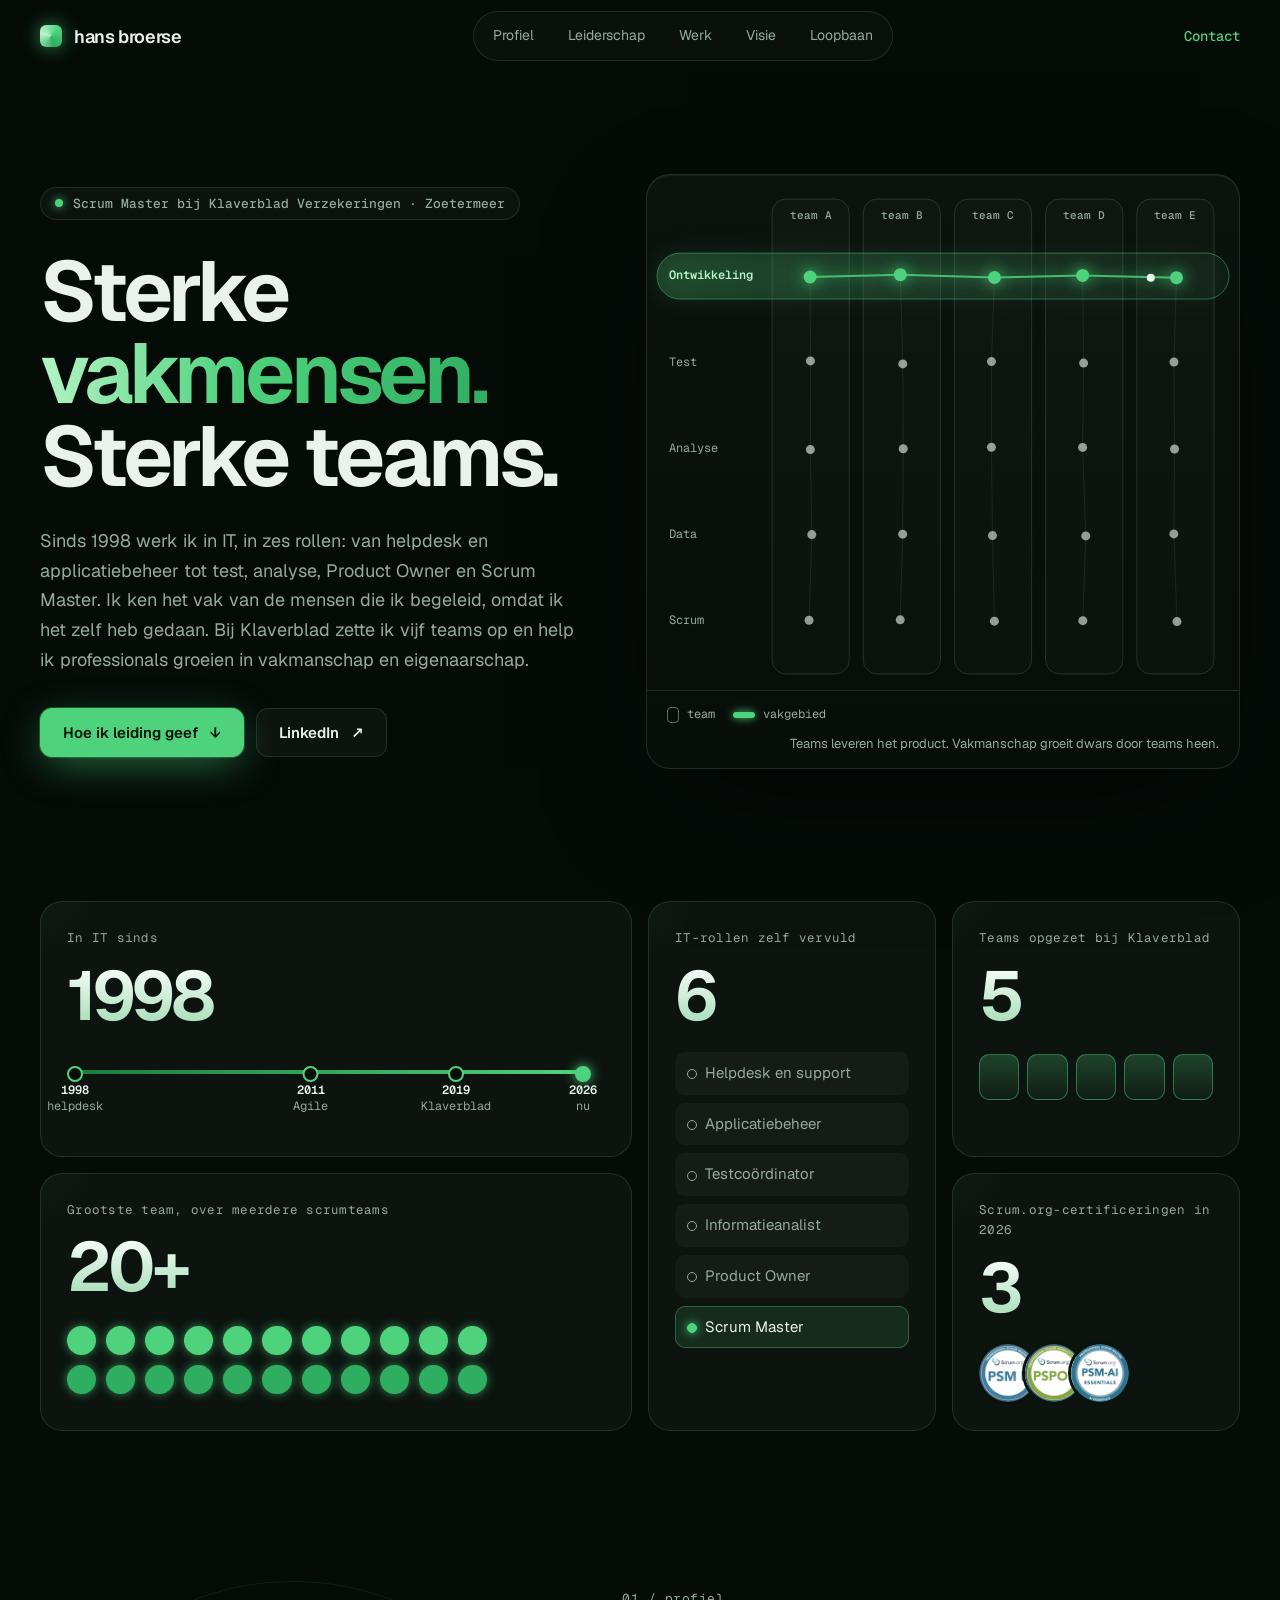
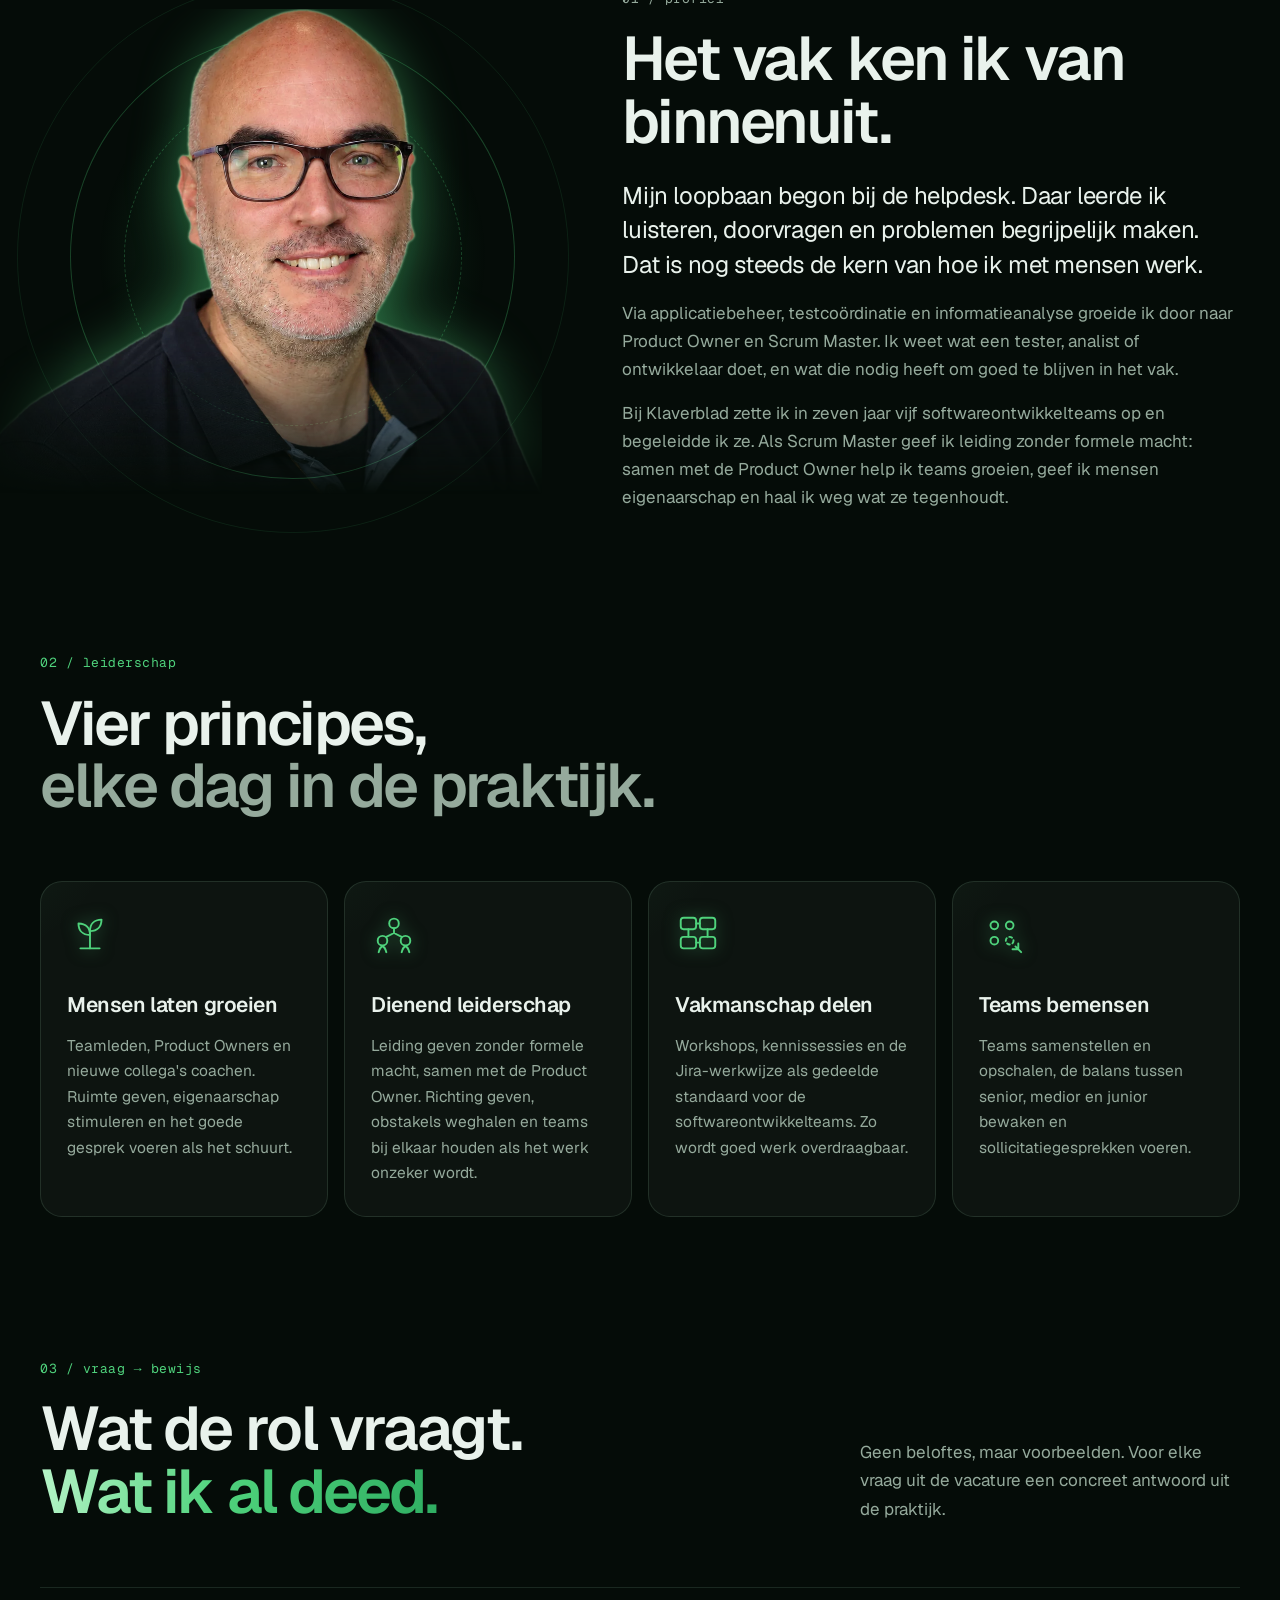
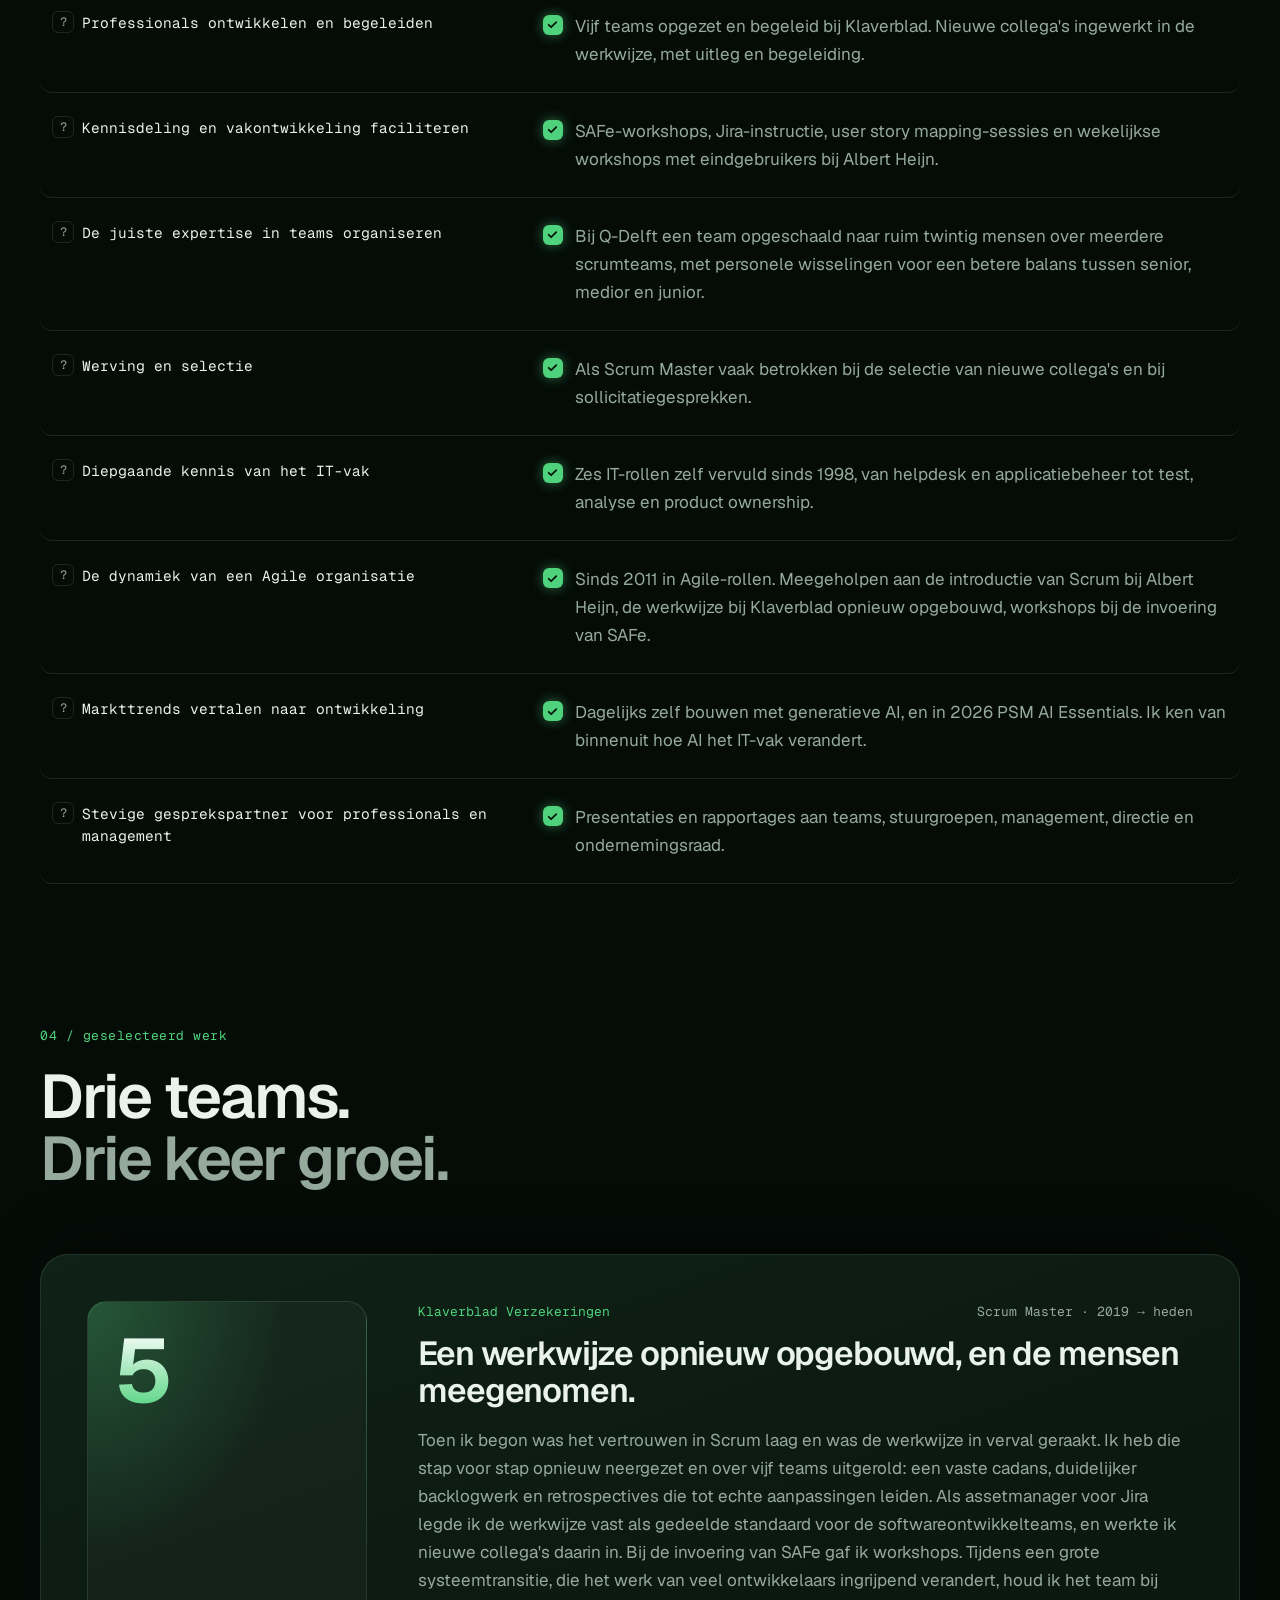
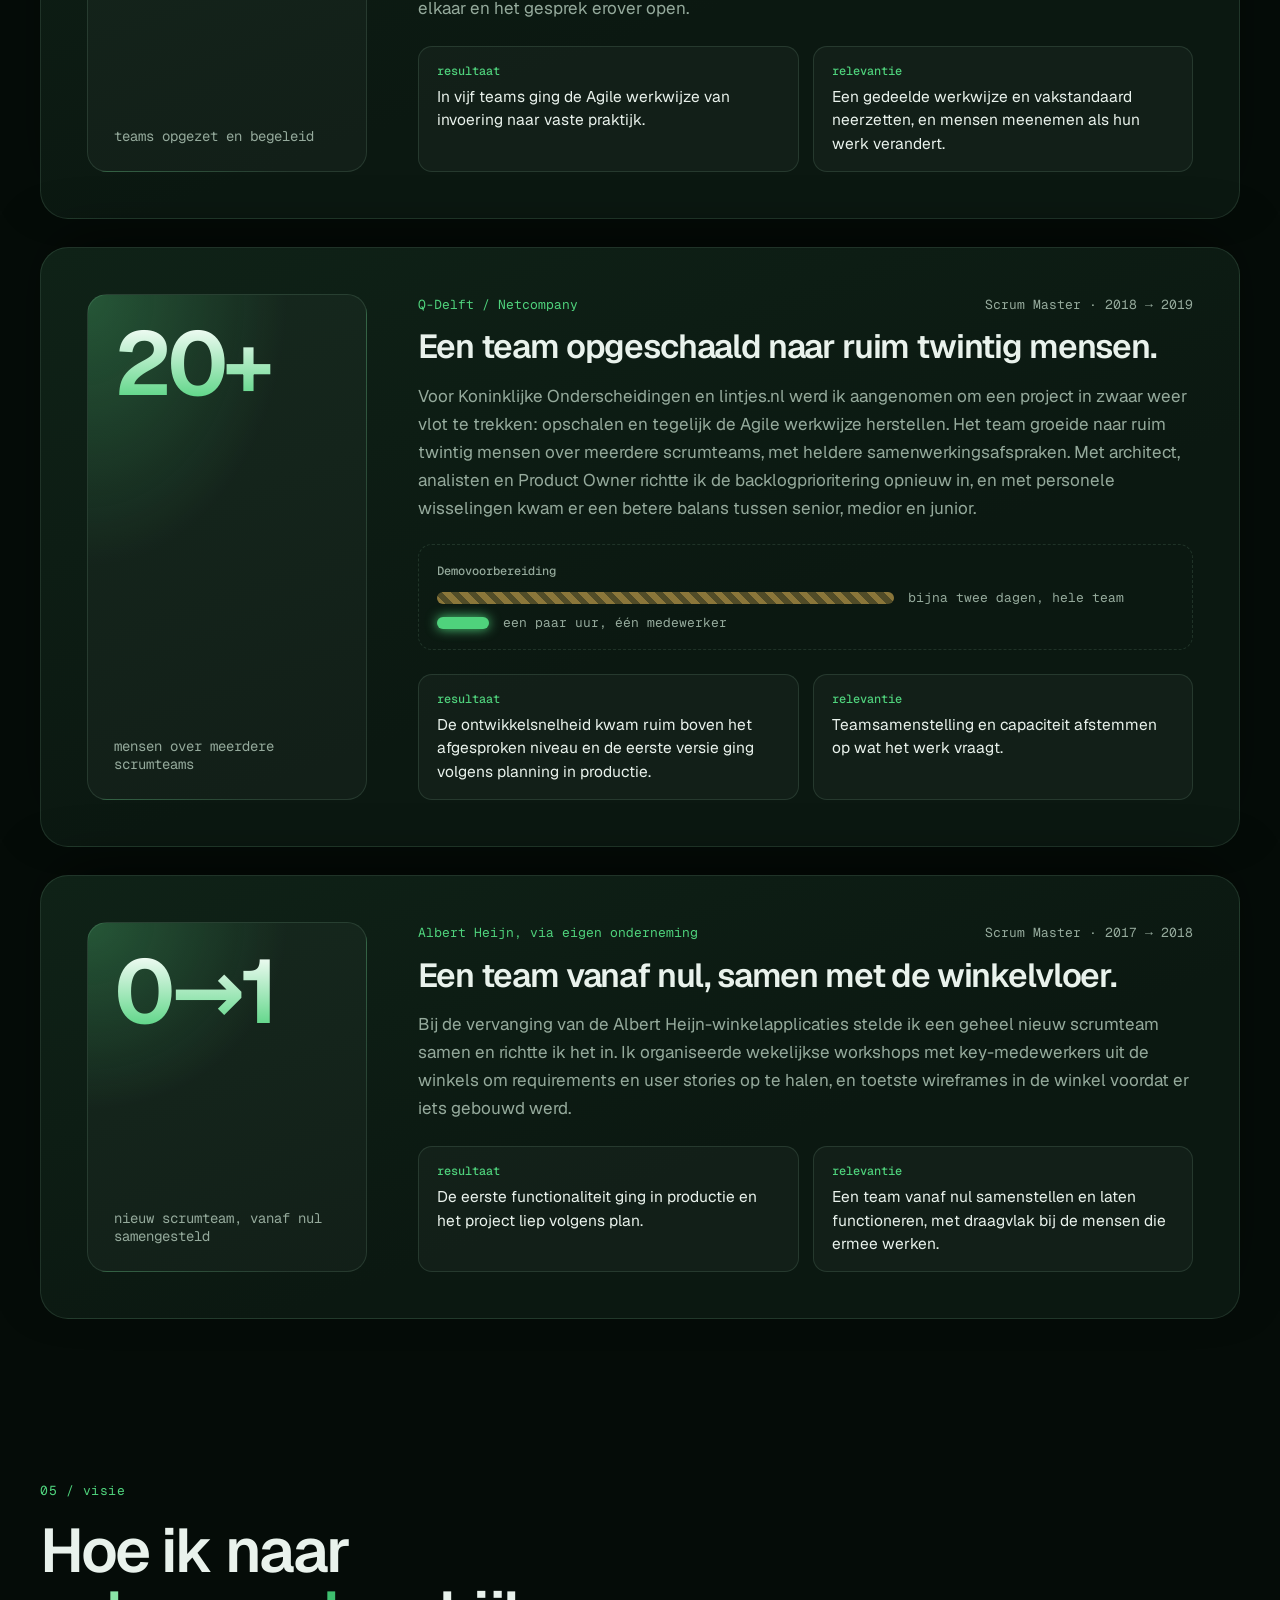
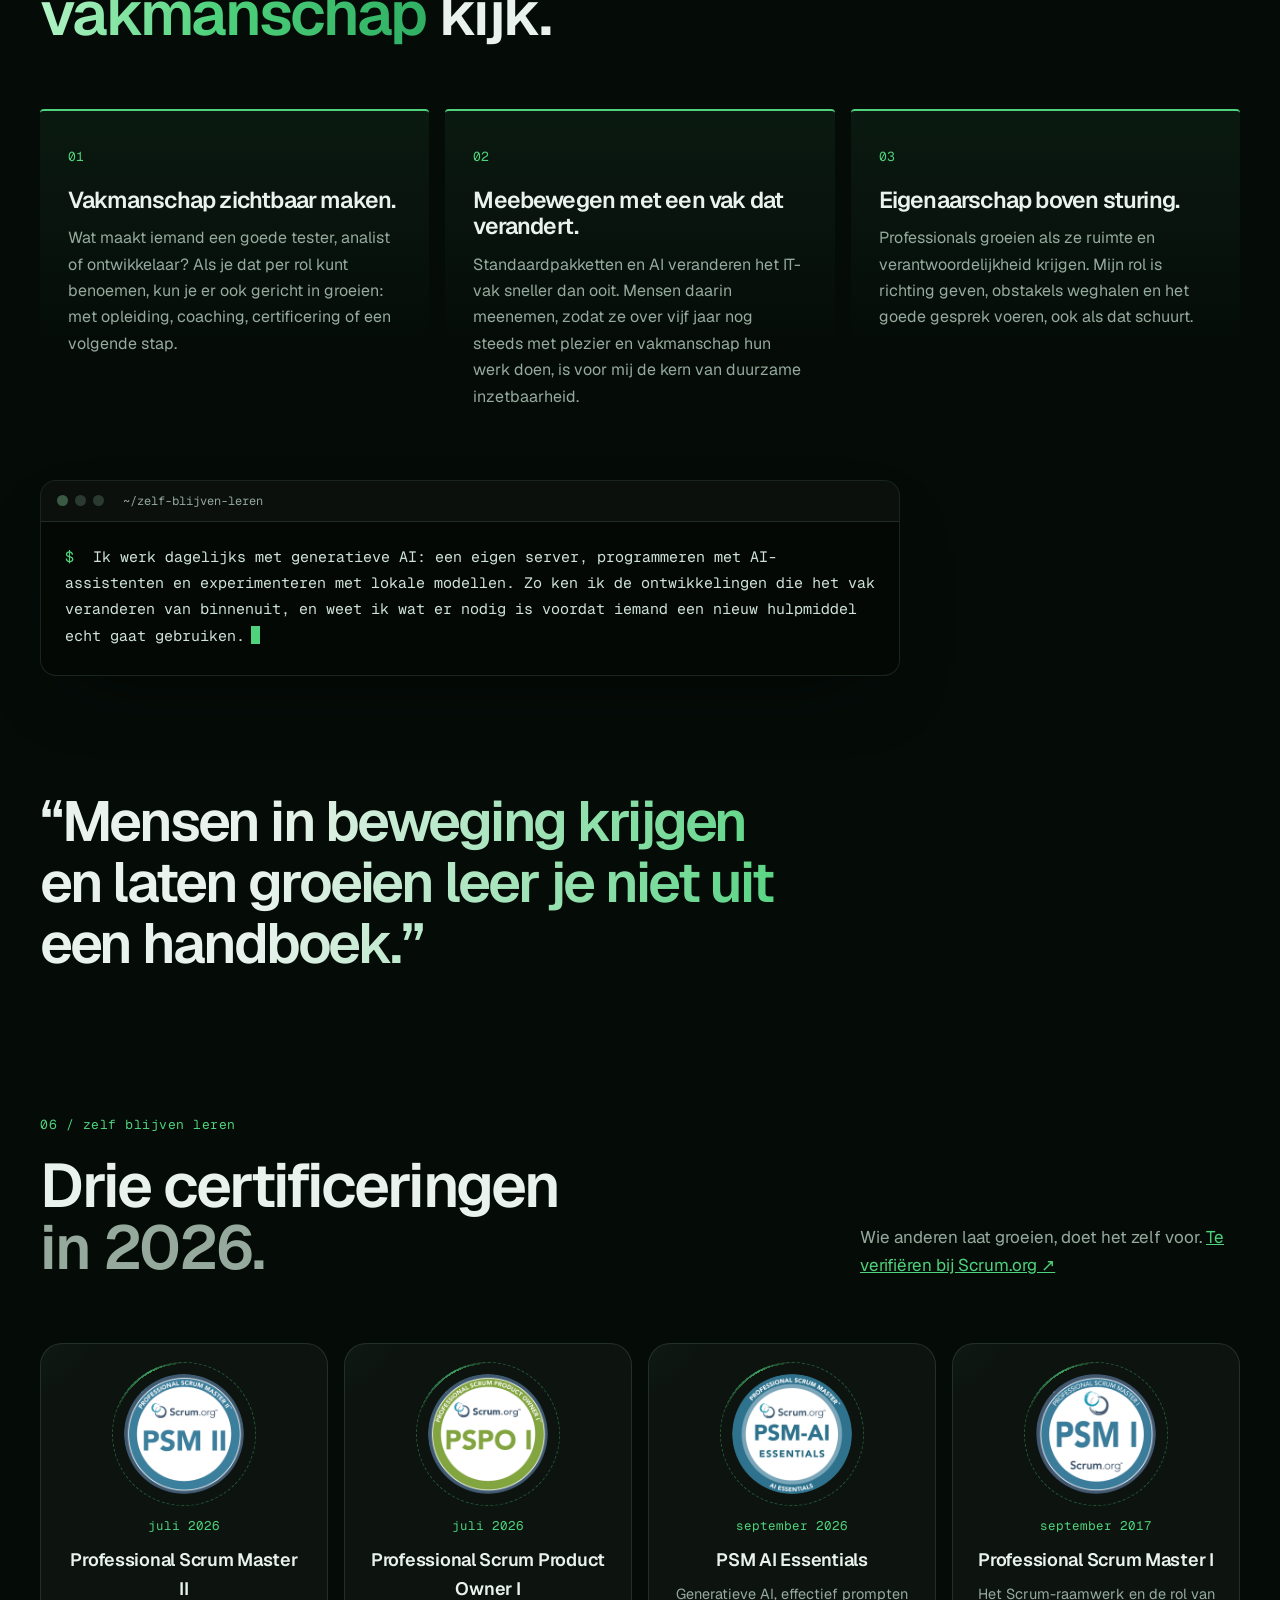
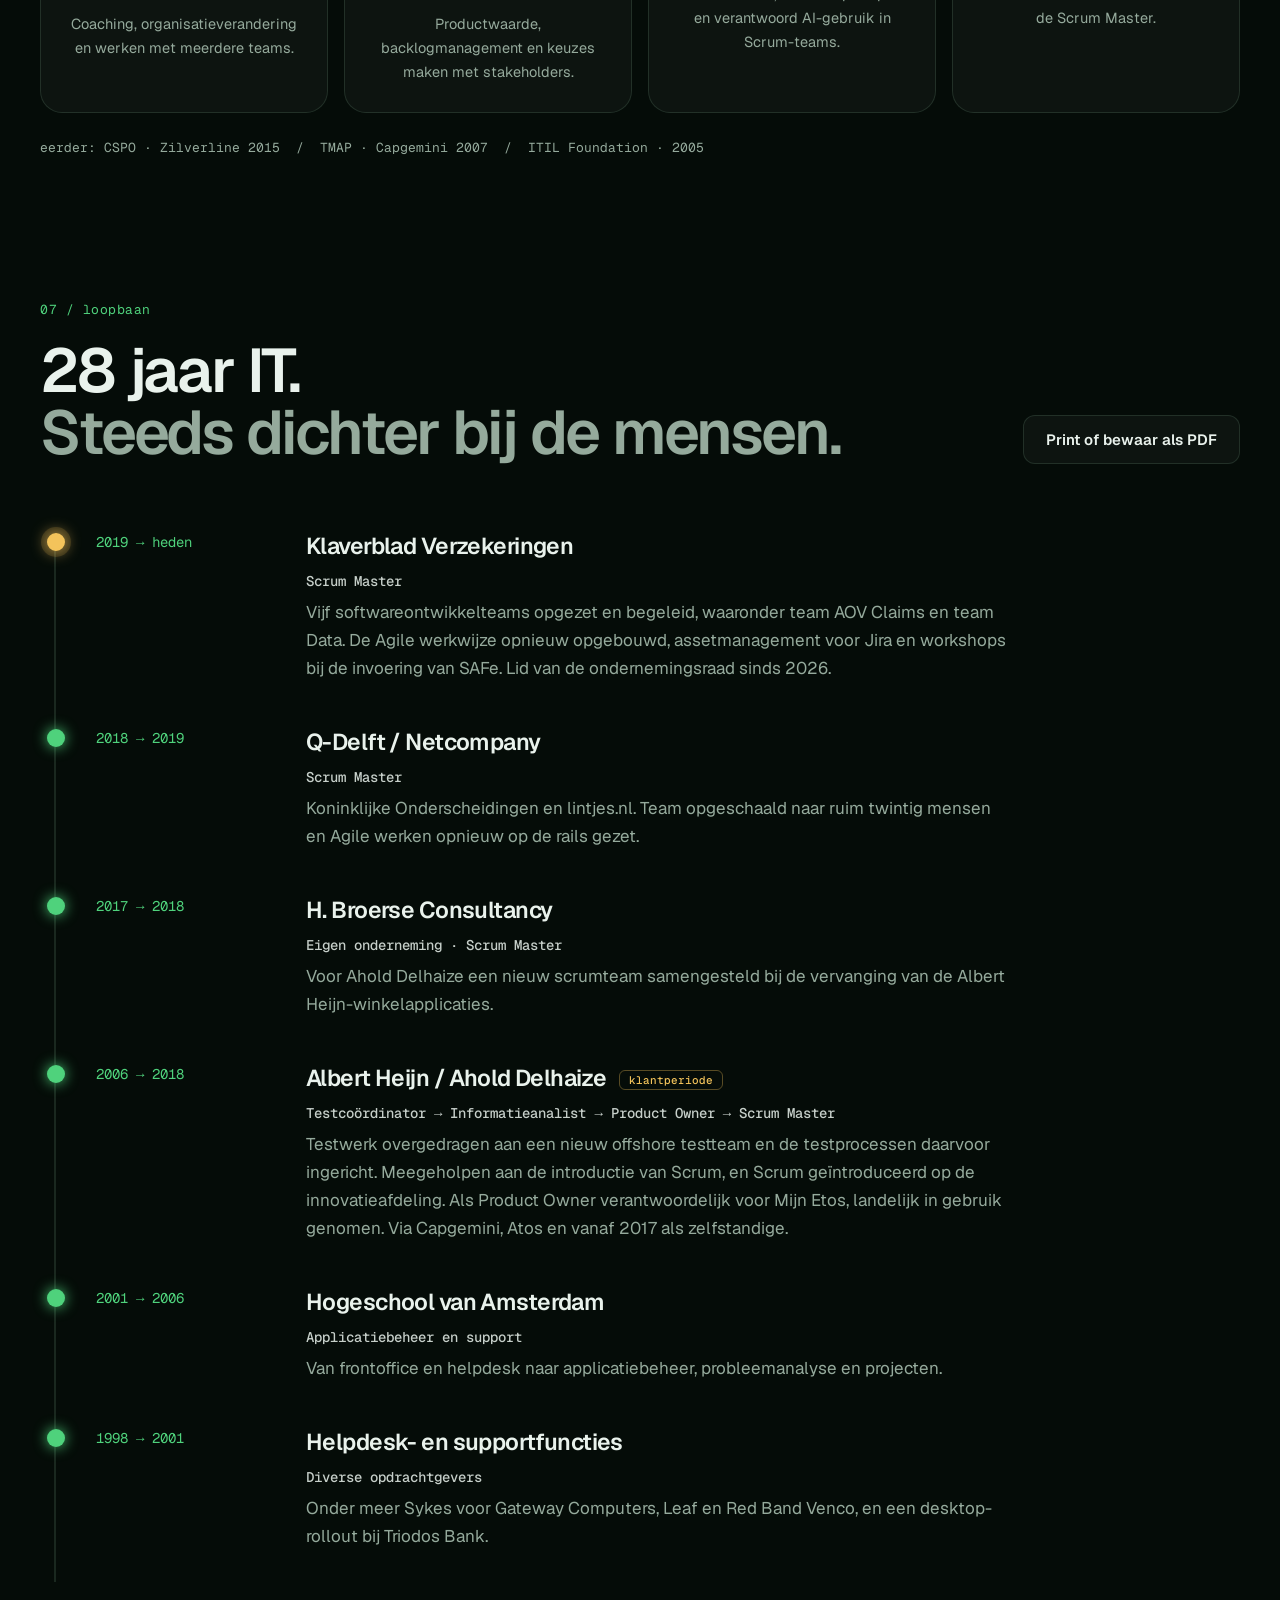
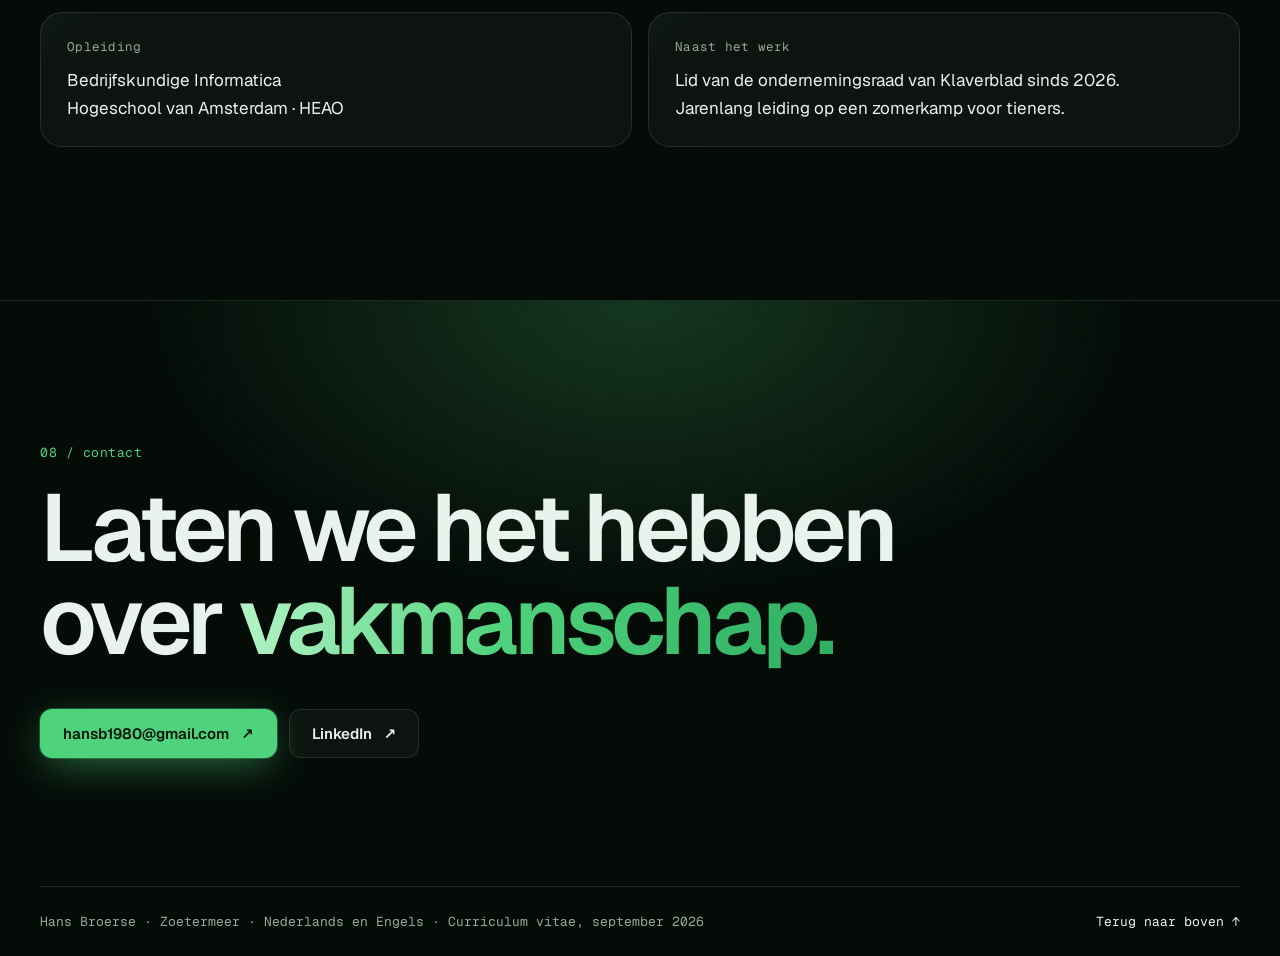
<file: varianten/c-chapter/index.html>
<!doctype html>
<html lang="nl">
<head>
  <meta charset="utf-8">
  <meta name="viewport" content="width=device-width, initial-scale=1">
  <title>Hans Broerse | Sterke vakmensen, sterke teams</title>
  <meta name="description" content="Hans Broerse, Scrum Master bij Klaverblad Verzekeringen. Sinds 1998 in IT, in zes rollen. Vijf teams opgezet en begeleid, een team opgeschaald naar ruim twintig mensen, drie Scrum.org-certificeringen in 2026.">
  <meta name="robots" content="noindex, nofollow">
  <meta name="theme-color" content="#050c08">
  <meta name="color-scheme" content="dark">
  <link rel="icon" href="../../assets/favicon.svg" type="image/svg+xml">
  <link rel="preload" href="../fonts/geist-wght.woff2" as="font" type="font/woff2" crossorigin>
  <link rel="stylesheet" href="style.css">
  <script>document.documentElement.classList.add('js')</script>
  <script src="main.js" defer></script>
</head>
<body id="top">
  <a class="skip-link" href="#inhoud">Direct naar de inhoud</a>
  <div class="aurora" aria-hidden="true"><span></span><span></span><span></span></div>

  <header class="nav" data-nav>
    <div class="wrap nav-inner">
      <a class="brand" href="#top" aria-label="Hans Broerse, naar boven"><span class="brand-mark" aria-hidden="true"></span>hans broerse</a>
      <nav aria-label="Hoofdnavigatie">
        <a href="#profiel">Profiel</a>
        <a href="#leiderschap">Leiderschap</a>
        <a href="#werk">Werk</a>
        <a href="#visie">Visie</a>
        <a href="#loopbaan">Loopbaan</a>
      </nav>
      <a class="nav-cta" href="#contact">Contact</a>
    </div>
  </header>

  <main id="inhoud">
    <section class="hero wrap" aria-labelledby="hero-title">
      <div class="hero-copy">
        <p class="chip"><span class="live" aria-hidden="true"></span>Scrum Master bij Klaverblad Verzekeringen · Zoetermeer</p>
        <h1 id="hero-title">Sterke <span class="grad">vakmensen.</span><br>Sterke teams.</h1>
        <p class="hero-intro">Sinds 1998 werk ik in IT, in zes rollen: van helpdesk en applicatiebeheer tot test, analyse, Product Owner en Scrum Master. Ik ken het vak van de mensen die ik begeleid, omdat ik het zelf heb gedaan. Bij Klaverblad zette ik vijf teams op en help ik professionals groeien in vakmanschap en eigenaarschap.</p>
        <div class="hero-actions">
          <a class="btn btn-glow" href="#leiderschap">Hoe ik leiding geef <span aria-hidden="true">↓</span></a>
          <a class="btn btn-quiet" href="https://www.linkedin.com/in/hans-broerse-25328b5/">LinkedIn <span aria-hidden="true">↗</span></a>
        </div>
      </div>
      <figure class="matrix">
        <canvas data-matrix aria-hidden="true"></canvas>
        <figcaption>
          <span class="legend"><i class="lg-team"></i>team</span>
          <span class="legend"><i class="lg-chapter"></i>vakgebied</span>
          <span class="cap">Teams leveren het product. Vakmanschap groeit dwars door teams heen.</span>
        </figcaption>
      </figure>
    </section>

    <section class="bento wrap" aria-labelledby="bento-title" data-spot>
      <h2 class="sr-only" id="bento-title">Profiel in cijfers</h2>
      <article class="card b-year" data-reveal>
        <p class="label">In IT sinds</p>
        <p class="num">1998</p>
        <div class="years" aria-label="Tijdlijn van 1998 tot 2026">
          <span class="track"><span class="fill"></span></span>
          <span class="mark" style="--x:0%"><b>1998</b>helpdesk</span>
          <span class="mark" style="--x:46.4%"><b>2011</b>Agile</span>
          <span class="mark" style="--x:75%"><b>2019</b>Klaverblad</span>
          <span class="mark end" style="--x:100%"><b>2026</b>nu</span>
        </div>
      </article>
      <article class="card b-roles" data-reveal>
        <p class="label">IT-rollen zelf vervuld</p>
        <p class="num">6</p>
        <ol class="role-list">
          <li>Helpdesk en support</li>
          <li>Applicatiebeheer</li>
          <li>Testcoördinator</li>
          <li>Informatieanalist</li>
          <li>Product Owner</li>
          <li class="now">Scrum Master</li>
        </ol>
      </article>
      <article class="card b-teams" data-reveal>
        <p class="label">Teams opgezet bij Klaverblad</p>
        <p class="num">5</p>
        <div class="team-glyphs" aria-hidden="true"><i></i><i></i><i></i><i></i><i></i></div>
      </article>
      <article class="card b-people" data-reveal>
        <p class="label">Grootste team, over meerdere scrumteams</p>
        <p class="num">20+</p>
        <div class="people" aria-hidden="true"></div>
      </article>
      <article class="card b-certs" data-reveal>
        <p class="label">Scrum.org-certificeringen in 2026</p>
        <p class="num">3</p>
        <div class="mini-badges" aria-hidden="true">
          <img src="../../assets/psm-ii.png" width="512" height="512" alt="" loading="lazy">
          <img src="../../assets/pspo-i.png" width="512" height="512" alt="" loading="lazy">
          <img src="../../assets/psm-ai-essentials.png" width="512" height="512" alt="" loading="lazy">
        </div>
      </article>
    </section>

    <section class="section profile wrap" id="profiel" aria-labelledby="profiel-title">
      <figure class="portrait" data-reveal>
        <div class="rings" aria-hidden="true"><i></i><i></i><i></i></div>
        <img src="../assets/portret-vrij.webp" width="1120" height="961" alt="Portretfoto van Hans Broerse" loading="lazy">
      </figure>
      <div class="profile-copy" data-reveal>
        <p class="eyebrow">01 / profiel</p>
        <h2 id="profiel-title">Het vak ken ik van binnenuit.</h2>
        <p class="lead">Mijn loopbaan begon bij de helpdesk. Daar leerde ik luisteren, doorvragen en problemen begrijpelijk maken. Dat is nog steeds de kern van hoe ik met mensen werk.</p>
        <p>Via applicatiebeheer, testcoördinatie en informatieanalyse groeide ik door naar Product Owner en Scrum Master. Ik weet wat een tester, analist of ontwikkelaar doet, en wat die nodig heeft om goed te blijven in het vak.</p>
        <p>Bij Klaverblad zette ik in zeven jaar vijf softwareontwikkelteams op en begeleidde ik ze. Als Scrum Master geef ik leiding zonder formele macht: samen met de Product Owner help ik teams groeien, geef ik mensen eigenaarschap en haal ik weg wat ze tegenhoudt.</p>
      </div>
    </section>

    <section class="section wrap" id="leiderschap" aria-labelledby="leiderschap-title">
      <div class="head" data-reveal>
        <p class="eyebrow">02 / leiderschap</p>
        <h2 id="leiderschap-title">Vier principes,<br><span class="dim">elke dag in de praktijk.</span></h2>
      </div>
      <div class="pillars" data-spot>
        <article class="card pillar" data-reveal>
          <svg viewBox="0 0 48 48" aria-hidden="true"><path d="M24 40V22"/><path d="M24 26c-8 0-12-5-12-12 8 0 12 5 12 12Z"/><path d="M24 22c0-7 4-12 12-12 0 7-4 12-12 12Z"/><path d="M14 40h20"/></svg>
          <h3>Mensen laten groeien</h3>
          <p>Teamleden, Product Owners en nieuwe collega's coachen. Ruimte geven, eigenaarschap stimuleren en het goede gesprek voeren als het schuurt.</p>
        </article>
        <article class="card pillar" data-reveal>
          <svg viewBox="0 0 48 48" aria-hidden="true"><circle cx="24" cy="14" r="5"/><circle cx="12" cy="32" r="5"/><circle cx="36" cy="32" r="5"/><path d="M24 19v5M24 24l-8 4M24 24l8 4"/><path d="M8 44c1-4 3-6 4-6s3 2 4 6M32 44c1-4 3-6 4-6s3 2 4 6"/></svg>
          <h3>Dienend leiderschap</h3>
          <p>Leiding geven zonder formele macht, samen met de Product Owner. Richting geven, obstakels weghalen en teams bij elkaar houden als het werk onzeker wordt.</p>
        </article>
        <article class="card pillar" data-reveal>
          <svg viewBox="0 0 48 48" aria-hidden="true"><rect x="6" y="8" width="16" height="12" rx="3"/><rect x="26" y="8" width="16" height="12" rx="3"/><rect x="6" y="28" width="16" height="12" rx="3"/><rect x="26" y="28" width="16" height="12" rx="3"/><path d="M22 14h4M22 34h4M14 20v8M34 20v8"/></svg>
          <h3>Vakmanschap delen</h3>
          <p>Workshops, kennissessies en de Jira-werkwijze als gedeelde standaard voor de softwareontwikkelteams. Zo wordt goed werk overdraagbaar.</p>
        </article>
        <article class="card pillar" data-reveal>
          <svg viewBox="0 0 48 48" aria-hidden="true"><circle cx="16" cy="16" r="4"/><circle cx="32" cy="16" r="4"/><circle cx="16" cy="32" r="4"/><circle cx="32" cy="32" r="4" stroke-dasharray="3 3"/><path d="M38 38l6 6M41 35v6h-6"/></svg>
          <h3>Teams bemensen</h3>
          <p>Teams samenstellen en opschalen, de balans tussen senior, medior en junior bewaken en sollicitatiegesprekken voeren.</p>
        </article>
      </div>
    </section>

    <section class="section wrap" id="bewijs" aria-labelledby="bewijs-title">
      <div class="head split" data-reveal>
        <div>
          <p class="eyebrow">03 / vraag → bewijs</p>
          <h2 id="bewijs-title">Wat de rol vraagt.<br><span class="grad">Wat ik al deed.</span></h2>
        </div>
        <p class="head-note">Geen beloftes, maar voorbeelden. Voor elke vraag uit de vacature een concreet antwoord uit de praktijk.</p>
      </div>
      <ol class="proof">
        <li data-reveal><span class="q">Professionals ontwikkelen en begeleiden</span><span class="a">Vijf teams opgezet en begeleid bij Klaverblad. Nieuwe collega's ingewerkt in de werkwijze, met uitleg en begeleiding.</span></li>
        <li data-reveal><span class="q">Kennisdeling en vakontwikkeling faciliteren</span><span class="a">SAFe-workshops, Jira-instructie, user story mapping-sessies en wekelijkse workshops met eindgebruikers bij Albert Heijn.</span></li>
        <li data-reveal><span class="q">De juiste expertise in teams organiseren</span><span class="a">Bij Q-Delft een team opgeschaald naar ruim twintig mensen over meerdere scrumteams, met personele wisselingen voor een betere balans tussen senior, medior en junior.</span></li>
        <li data-reveal><span class="q">Werving en selectie</span><span class="a">Als Scrum Master vaak betrokken bij de selectie van nieuwe collega's en bij sollicitatiegesprekken.</span></li>
        <li data-reveal><span class="q">Diepgaande kennis van het IT-vak</span><span class="a">Zes IT-rollen zelf vervuld sinds 1998, van helpdesk en applicatiebeheer tot test, analyse en product ownership.</span></li>
        <li data-reveal><span class="q">De dynamiek van een Agile organisatie</span><span class="a">Sinds 2011 in Agile-rollen. Meegeholpen aan de introductie van Scrum bij Albert Heijn, de werkwijze bij Klaverblad opnieuw opgebouwd, workshops bij de invoering van SAFe.</span></li>
        <li data-reveal><span class="q">Markttrends vertalen naar ontwikkeling</span><span class="a">Dagelijks zelf bouwen met generatieve AI, en in 2026 PSM AI Essentials. Ik ken van binnenuit hoe AI het IT-vak verandert.</span></li>
        <li data-reveal><span class="q">Stevige gesprekspartner voor professionals en management</span><span class="a">Presentaties en rapportages aan teams, stuurgroepen, management, directie en ondernemingsraad.</span></li>
      </ol>
    </section>

    <section class="section wrap" id="werk" aria-labelledby="werk-title">
      <div class="head" data-reveal>
        <p class="eyebrow">04 / geselecteerd werk</p>
        <h2 id="werk-title">Drie teams.<br><span class="dim">Drie keer groei.</span></h2>
      </div>
      <div class="stack">
        <article class="case" style="--i:0">
          <div class="case-side">
            <p class="case-num">5</p>
            <p class="case-unit">teams opgezet en begeleid</p>
          </div>
          <div class="case-main">
            <p class="case-meta"><span>Klaverblad Verzekeringen</span><span>Scrum Master · 2019 → heden</span></p>
            <h3>Een werkwijze opnieuw opgebouwd, en de mensen meegenomen.</h3>
            <p>Toen ik begon was het vertrouwen in Scrum laag en was de werkwijze in verval geraakt. Ik heb die stap voor stap opnieuw neergezet en over vijf teams uitgerold: een vaste cadans, duidelijker backlogwerk en retrospectives die tot echte aanpassingen leiden. Als assetmanager voor Jira legde ik de werkwijze vast als gedeelde standaard voor de softwareontwikkelteams, en werkte ik nieuwe collega's daarin in. Bij de invoering van SAFe gaf ik workshops. Tijdens een grote systeemtransitie, die het werk van veel ontwikkelaars ingrijpend verandert, houd ik het team bij elkaar en het gesprek erover open.</p>
            <dl class="case-out"><div><dt>resultaat</dt><dd>In vijf teams ging de Agile werkwijze van invoering naar vaste praktijk.</dd></div><div><dt>relevantie</dt><dd>Een gedeelde werkwijze en vakstandaard neerzetten, en mensen meenemen als hun werk verandert.</dd></div></dl>
          </div>
        </article>
        <article class="case" style="--i:1">
          <div class="case-side">
            <p class="case-num">20+</p>
            <p class="case-unit">mensen over meerdere scrumteams</p>
          </div>
          <div class="case-main">
            <p class="case-meta"><span>Q-Delft / Netcompany</span><span>Scrum Master · 2018 → 2019</span></p>
            <h3>Een team opgeschaald naar ruim twintig mensen.</h3>
            <p>Voor Koninklijke Onderscheidingen en lintjes.nl werd ik aangenomen om een project in zwaar weer vlot te trekken: opschalen en tegelijk de Agile werkwijze herstellen. Het team groeide naar ruim twintig mensen over meerdere scrumteams, met heldere samenwerkingsafspraken. Met architect, analisten en Product Owner richtte ik de backlogprioritering opnieuw in, en met personele wisselingen kwam er een betere balans tussen senior, medior en junior.</p>
            <div class="bars" role="img" aria-label="Demovoorbereiding: van bijna twee dagen met het hele team naar een paar uur voor één medewerker">
              <p class="bars-title">Demovoorbereiding</p>
              <div class="bar-row"><span class="bar before"></span><span class="bar-label">bijna twee dagen, hele team</span></div>
              <div class="bar-row"><span class="bar after"></span><span class="bar-label">een paar uur, één medewerker</span></div>
            </div>
            <dl class="case-out"><div><dt>resultaat</dt><dd>De ontwikkelsnelheid kwam ruim boven het afgesproken niveau en de eerste versie ging volgens planning in productie.</dd></div><div><dt>relevantie</dt><dd>Teamsamenstelling en capaciteit afstemmen op wat het werk vraagt.</dd></div></dl>
          </div>
        </article>
        <article class="case" style="--i:2">
          <div class="case-side">
            <p class="case-num">0→1</p>
            <p class="case-unit">nieuw scrumteam, vanaf nul samengesteld</p>
          </div>
          <div class="case-main">
            <p class="case-meta"><span>Albert Heijn, via eigen onderneming</span><span>Scrum Master · 2017 → 2018</span></p>
            <h3>Een team vanaf nul, samen met de winkelvloer.</h3>
            <p>Bij de vervanging van de Albert Heijn-winkelapplicaties stelde ik een geheel nieuw scrumteam samen en richtte ik het in. Ik organiseerde wekelijkse workshops met key-medewerkers uit de winkels om requirements en user stories op te halen, en toetste wireframes in de winkel voordat er iets gebouwd werd.</p>
            <dl class="case-out"><div><dt>resultaat</dt><dd>De eerste functionaliteit ging in productie en het project liep volgens plan.</dd></div><div><dt>relevantie</dt><dd>Een team vanaf nul samenstellen en laten functioneren, met draagvlak bij de mensen die ermee werken.</dd></div></dl>
          </div>
        </article>
      </div>
    </section>

    <section class="section wrap vision" id="visie" aria-labelledby="visie-title">
      <div class="head" data-reveal>
        <p class="eyebrow">05 / visie</p>
        <h2 id="visie-title">Hoe ik naar<br><span class="grad">vakmanschap</span> kijk.</h2>
      </div>
      <ol class="theses">
        <li data-reveal><span class="t-idx">01</span><h3>Vakmanschap zichtbaar maken.</h3><p>Wat maakt iemand een goede tester, analist of ontwikkelaar? Als je dat per rol kunt benoemen, kun je er ook gericht in groeien: met opleiding, coaching, certificering of een volgende stap.</p></li>
        <li data-reveal><span class="t-idx">02</span><h3>Meebewegen met een vak dat verandert.</h3><p>Standaardpakketten en AI veranderen het IT-vak sneller dan ooit. Mensen daarin meenemen, zodat ze over vijf jaar nog steeds met plezier en vakmanschap hun werk doen, is voor mij de kern van duurzame inzetbaarheid.</p></li>
        <li data-reveal><span class="t-idx">03</span><h3>Eigenaarschap boven sturing.</h3><p>Professionals groeien als ze ruimte en verantwoordelijkheid krijgen. Mijn rol is richting geven, obstakels weghalen en het goede gesprek voeren, ook als dat schuurt.</p></li>
      </ol>
      <div class="term" data-reveal>
        <div class="term-bar" aria-hidden="true"><i></i><i></i><i></i><span>~/zelf-blijven-leren</span></div>
        <p><span class="prompt" aria-hidden="true">$</span> Ik werk dagelijks met generatieve AI: een eigen server, programmeren met AI-assistenten en experimenteren met lokale modellen. Zo ken ik de ontwikkelingen die het vak veranderen van binnenuit, en weet ik wat er nodig is voordat iemand een nieuw hulpmiddel echt gaat gebruiken.<span class="caret" aria-hidden="true"></span></p>
      </div>
      <blockquote class="quote" data-reveal><p>“Mensen in beweging krijgen en laten groeien leer je niet uit een handboek.”</p></blockquote>
    </section>

    <section class="section wrap" id="leren" aria-labelledby="leren-title">
      <div class="head split" data-reveal>
        <div>
          <p class="eyebrow">06 / zelf blijven leren</p>
          <h2 id="leren-title">Drie certificeringen<br><span class="dim">in 2026.</span></h2>
        </div>
        <p class="head-note">Wie anderen laat groeien, doet het zelf voor. <a href="https://www.scrum.org/certification-list">Te verifiëren bij Scrum.org <span aria-hidden="true">↗</span></a></p>
      </div>
      <div class="certs" data-spot>
        <article class="card cert" data-reveal><div class="orbit"><img src="../../assets/psm-ii.png" width="512" height="512" loading="lazy" alt="Scrum.org Professional Scrum Master II"></div><p class="c-date">juli 2026</p><h3>Professional Scrum Master II</h3><p>Coaching, organisatieverandering en werken met meerdere teams.</p></article>
        <article class="card cert" data-reveal><div class="orbit"><img src="../../assets/pspo-i.png" width="512" height="512" loading="lazy" alt="Scrum.org Professional Scrum Product Owner I"></div><p class="c-date">juli 2026</p><h3>Professional Scrum Product Owner I</h3><p>Productwaarde, backlogmanagement en keuzes maken met stakeholders.</p></article>
        <article class="card cert" data-reveal><div class="orbit"><img src="../../assets/psm-ai-essentials.png" width="512" height="512" loading="lazy" alt="Scrum.org Professional Scrum Master AI Essentials"></div><p class="c-date">september 2026</p><h3>PSM AI Essentials</h3><p>Generatieve AI, effectief prompten en verantwoord AI-gebruik in Scrum-teams.</p></article>
        <article class="card cert" data-reveal><div class="orbit"><img src="../../assets/psm-i.png" width="512" height="512" loading="lazy" alt="Scrum.org Professional Scrum Master I"></div><p class="c-date">september 2017</p><h3>Professional Scrum Master I</h3><p>Het Scrum-raamwerk en de rol van de Scrum Master.</p></article>
      </div>
      <p class="earlier">eerder: CSPO · Zilverline 2015 &nbsp;/&nbsp; TMAP · Capgemini 2007 &nbsp;/&nbsp; ITIL Foundation · 2005</p>
    </section>

    <section class="section wrap career" id="loopbaan" aria-labelledby="loopbaan-title">
      <div class="head split" data-reveal>
        <div>
          <p class="eyebrow">07 / loopbaan</p>
          <h2 id="loopbaan-title">28 jaar IT.<br><span class="dim">Steeds dichter bij de mensen.</span></h2>
        </div>
        <button class="btn btn-quiet" type="button" data-print>Print of bewaar als PDF</button>
      </div>
      <div class="rail">
        <div class="rail-line" aria-hidden="true"><span data-rail></span></div>
        <ol class="timeline">
          <li data-reveal class="current"><span class="yrs">2019 → heden</span><div><h3>Klaverblad Verzekeringen</h3><p class="role">Scrum Master</p><p>Vijf softwareontwikkelteams opgezet en begeleid, waaronder team AOV Claims en team Data. De Agile werkwijze opnieuw opgebouwd, assetmanagement voor Jira en workshops bij de invoering van SAFe. Lid van de ondernemingsraad sinds 2026.</p></div></li>
          <li data-reveal><span class="yrs">2018 → 2019</span><div><h3>Q-Delft / Netcompany</h3><p class="role">Scrum Master</p><p>Koninklijke Onderscheidingen en lintjes.nl. Team opgeschaald naar ruim twintig mensen en Agile werken opnieuw op de rails gezet.</p></div></li>
          <li data-reveal><span class="yrs">2017 → 2018</span><div><h3>H. Broerse Consultancy</h3><p class="role">Eigen onderneming · Scrum Master</p><p>Voor Ahold Delhaize een nieuw scrumteam samengesteld bij de vervanging van de Albert Heijn-winkelapplicaties.</p></div></li>
          <li data-reveal><span class="yrs">2006 → 2018</span><div><h3>Albert Heijn / Ahold Delhaize <span class="tag">klantperiode</span></h3><p class="role">Testcoördinator → Informatieanalist → Product Owner → Scrum Master</p><p>Testwerk overgedragen aan een nieuw offshore testteam en de testprocessen daarvoor ingericht. Meegeholpen aan de introductie van Scrum, en Scrum geïntroduceerd op de innovatieafdeling. Als Product Owner verantwoordelijk voor Mijn Etos, landelijk in gebruik genomen. Via Capgemini, Atos en vanaf 2017 als zelfstandige.</p></div></li>
          <li data-reveal><span class="yrs">2001 → 2006</span><div><h3>Hogeschool van Amsterdam</h3><p class="role">Applicatiebeheer en support</p><p>Van frontoffice en helpdesk naar applicatiebeheer, probleemanalyse en projecten.</p></div></li>
          <li data-reveal><span class="yrs">1998 → 2001</span><div><h3>Helpdesk- en supportfuncties</h3><p class="role">Diverse opdrachtgevers</p><p>Onder meer Sykes voor Gateway Computers, Leaf en Red Band Venco, en een desktop-rollout bij Triodos Bank.</p></div></li>
        </ol>
      </div>
      <div class="extras" data-spot>
        <div class="card" data-reveal><p class="label">Opleiding</p><p>Bedrijfskundige Informatica<br>Hogeschool van Amsterdam · HEAO</p></div>
        <div class="card" data-reveal><p class="label">Naast het werk</p><p>Lid van de ondernemingsraad van Klaverblad sinds 2026.<br>Jarenlang leiding op een zomerkamp voor tieners.</p></div>
      </div>
    </section>
  </main>

  <footer class="contact" id="contact">
    <div class="wrap">
      <p class="eyebrow">08 / contact</p>
      <h2>Laten we het hebben over <span class="grad">vakmanschap.</span></h2>
      <div class="contact-actions">
        <a class="btn btn-glow" href="mailto:hansb1980@gmail.com">hansb1980@gmail.com <span aria-hidden="true">↗</span></a>
        <a class="btn btn-quiet" href="https://www.linkedin.com/in/hans-broerse-25328b5/">LinkedIn <span aria-hidden="true">↗</span></a>
      </div>
      <div class="foot">
        <span>Hans Broerse · Zoetermeer · Nederlands en Engels · Curriculum vitae, september 2026</span>
        <a href="#top">Terug naar boven <span aria-hidden="true">↑</span></a>
      </div>
    </div>
  </footer>
</body>
</html>
</file>
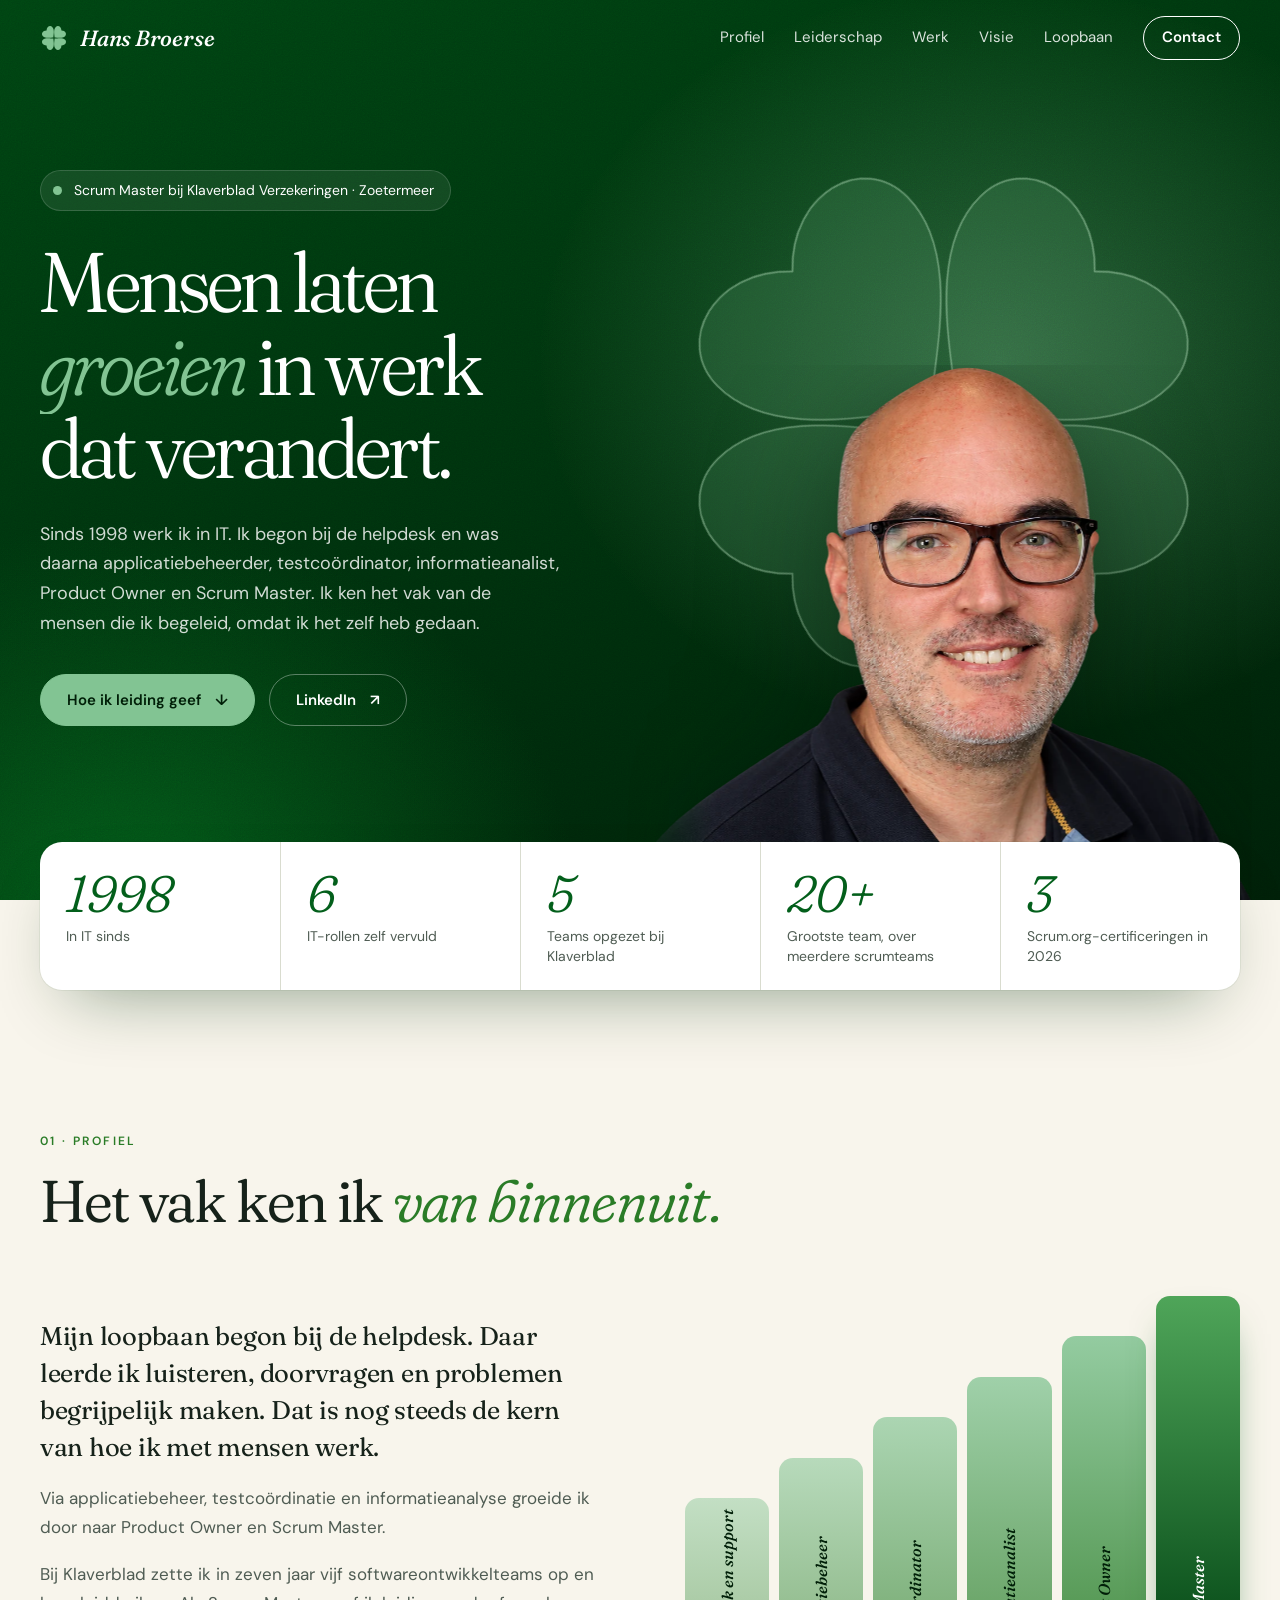
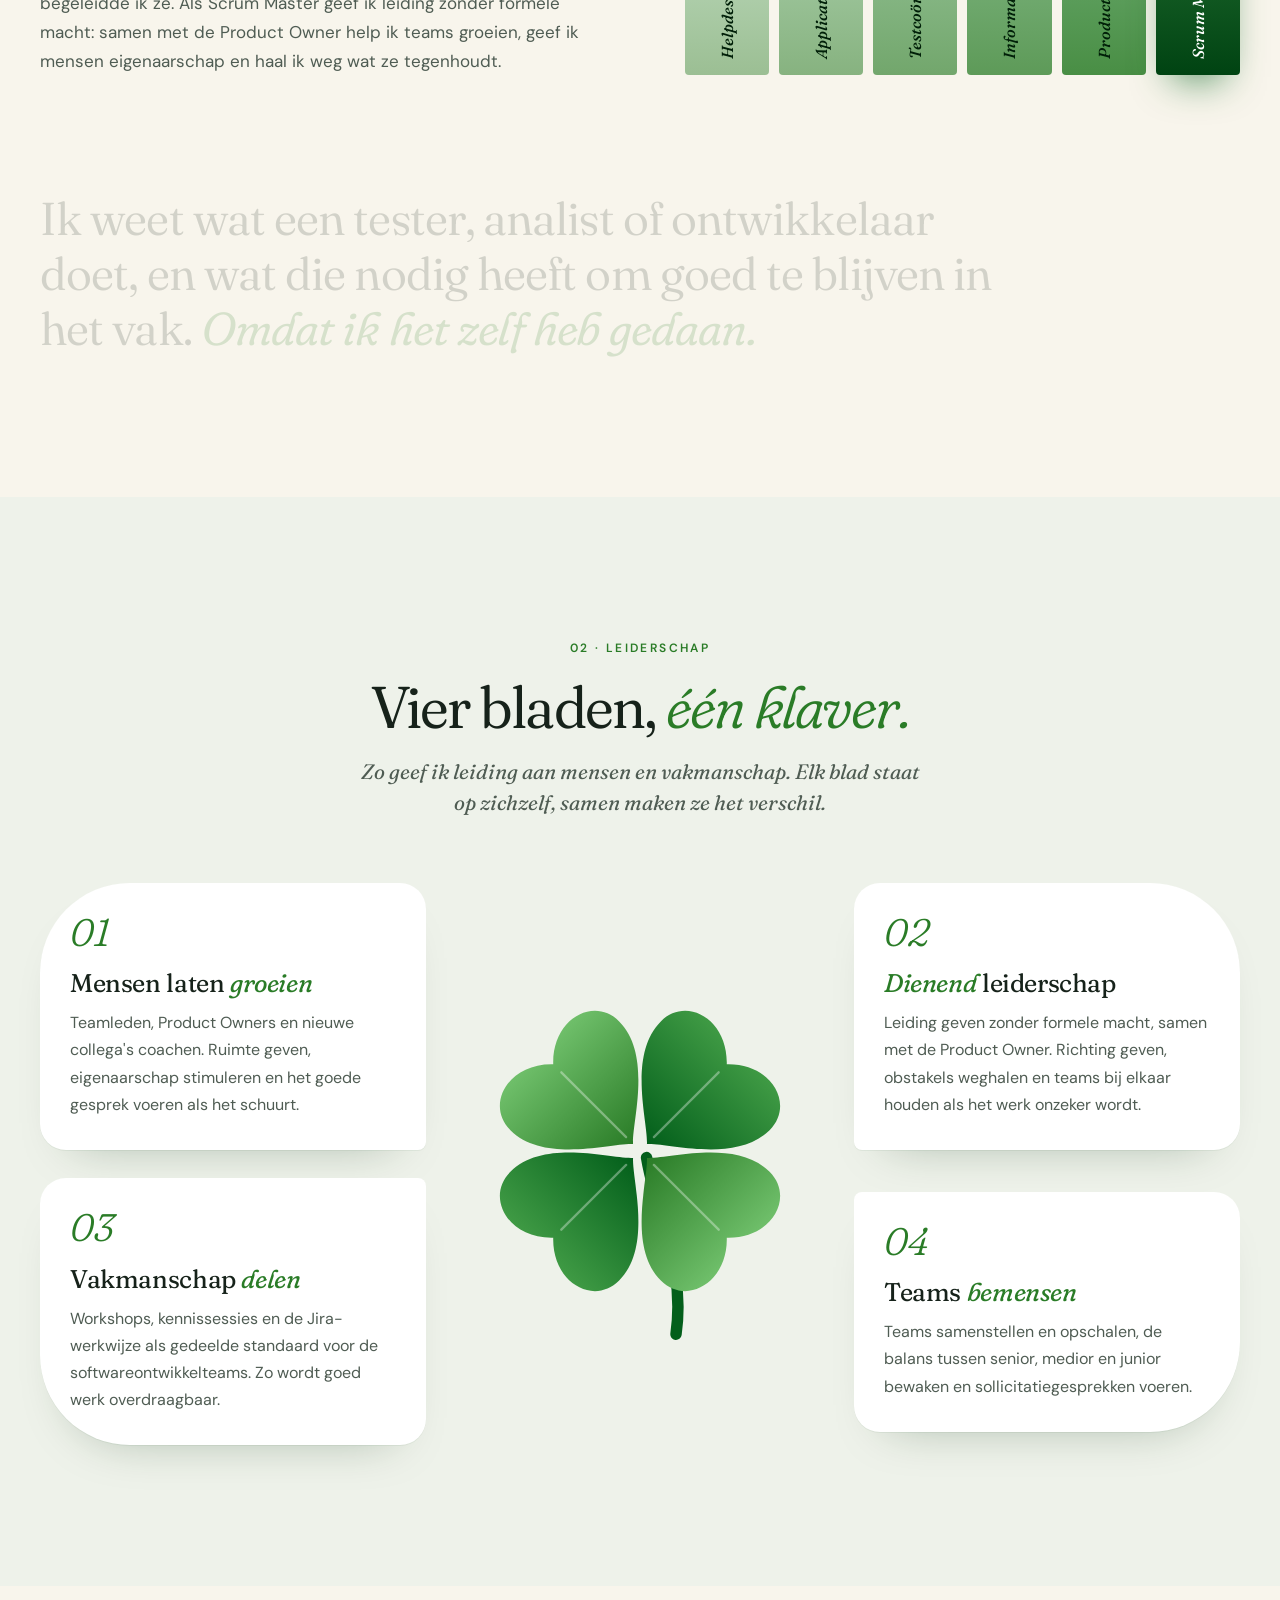
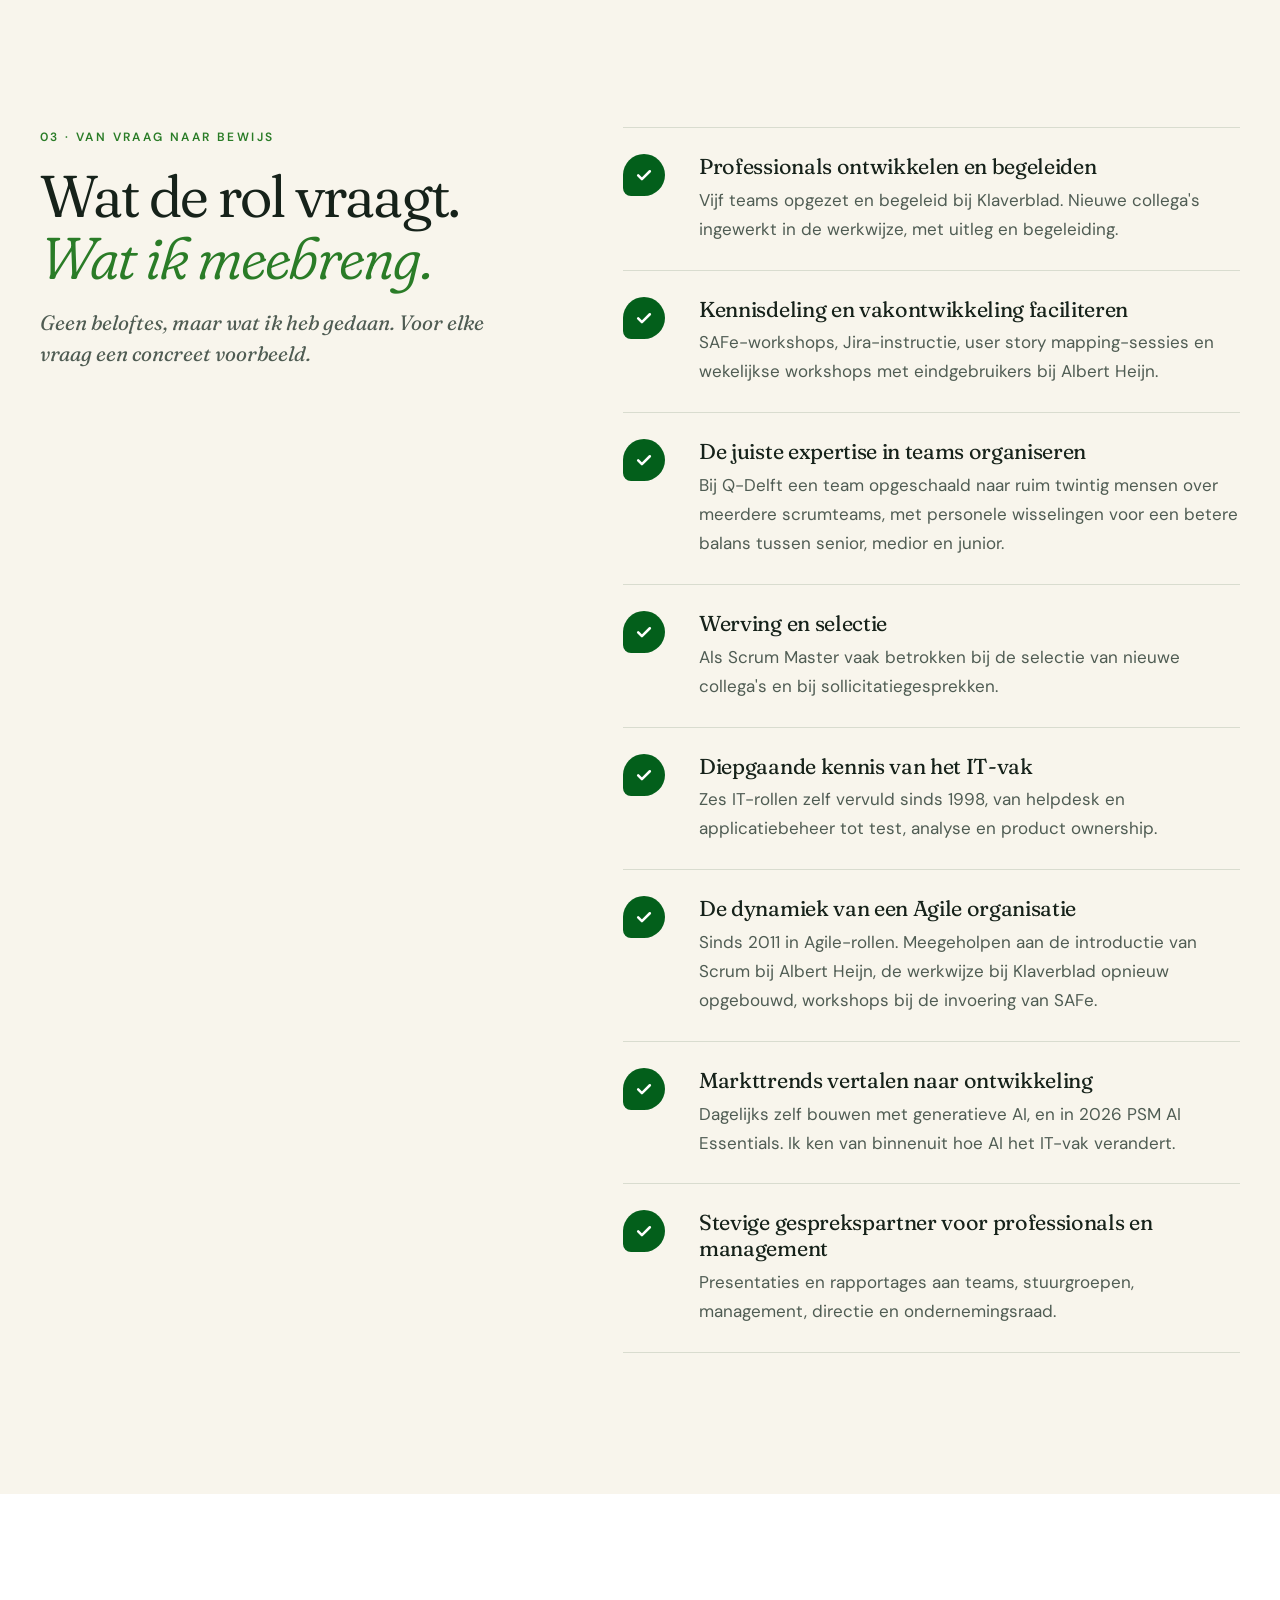
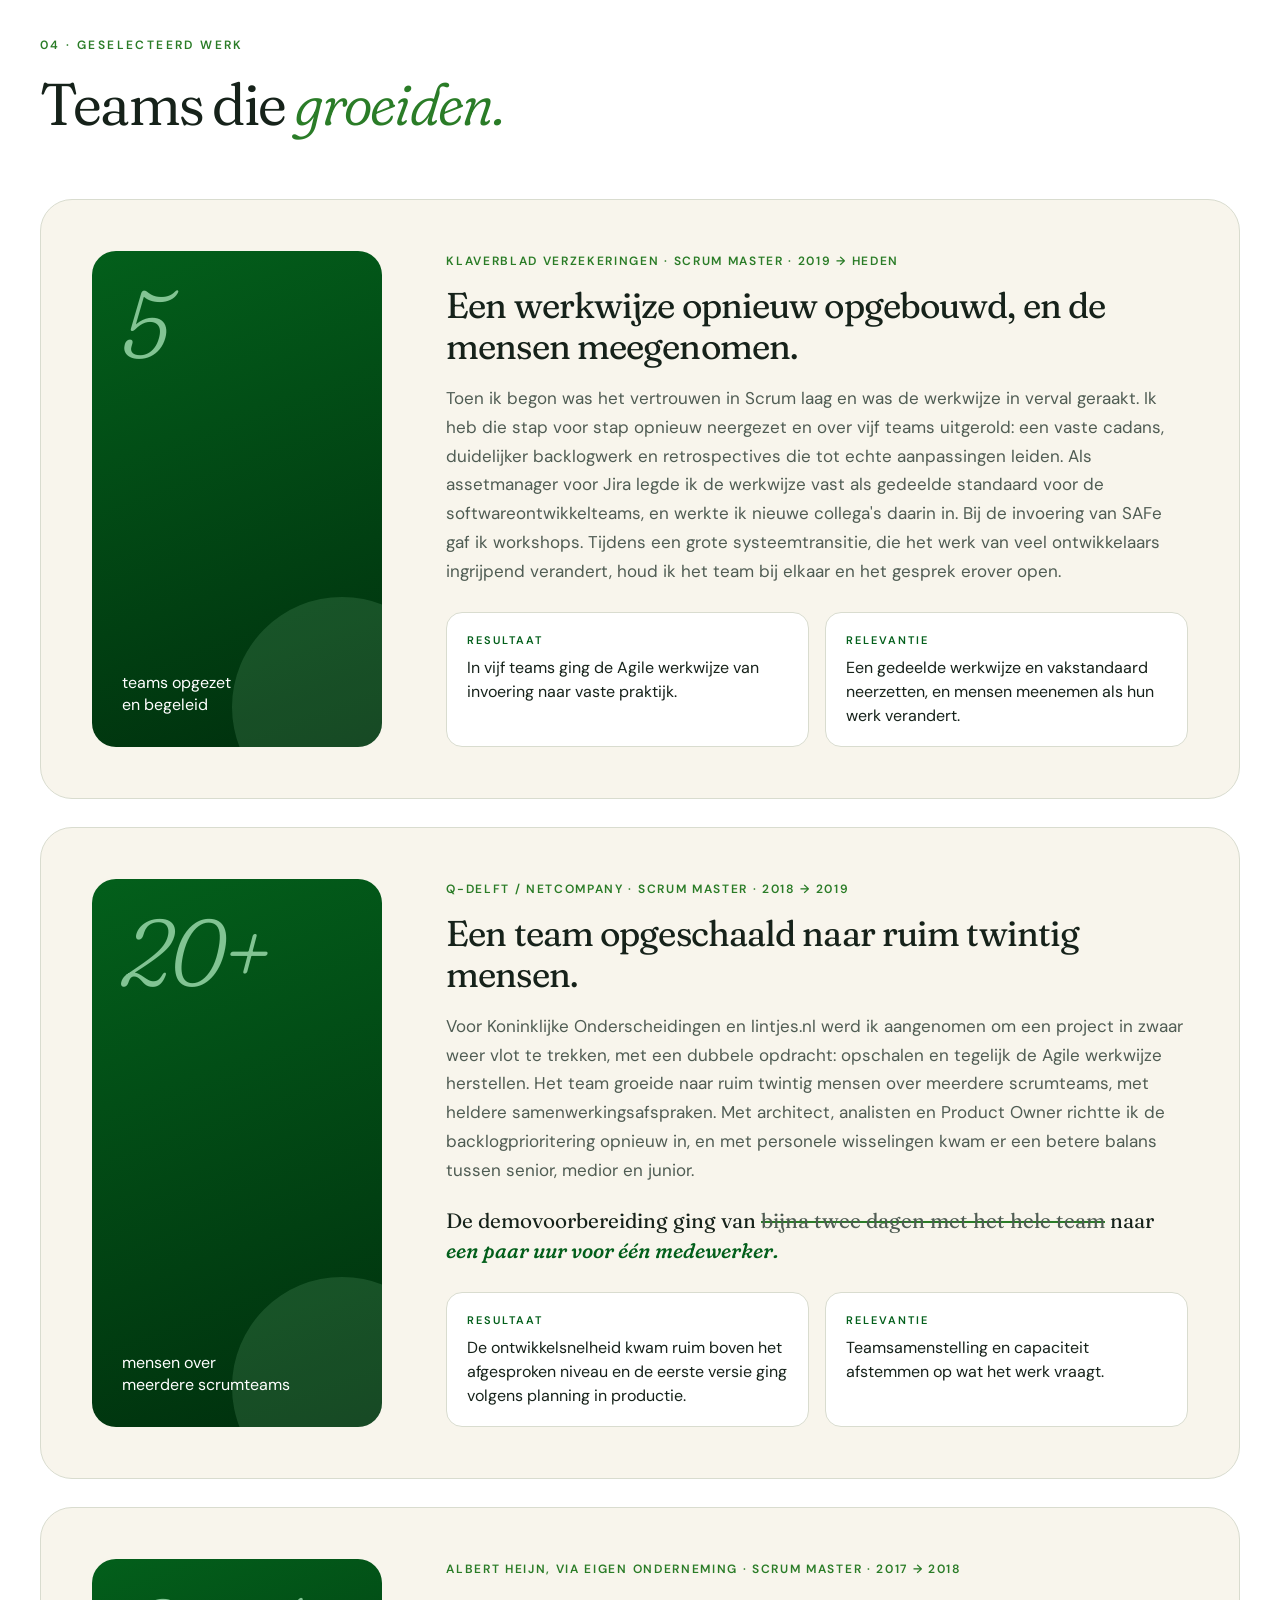
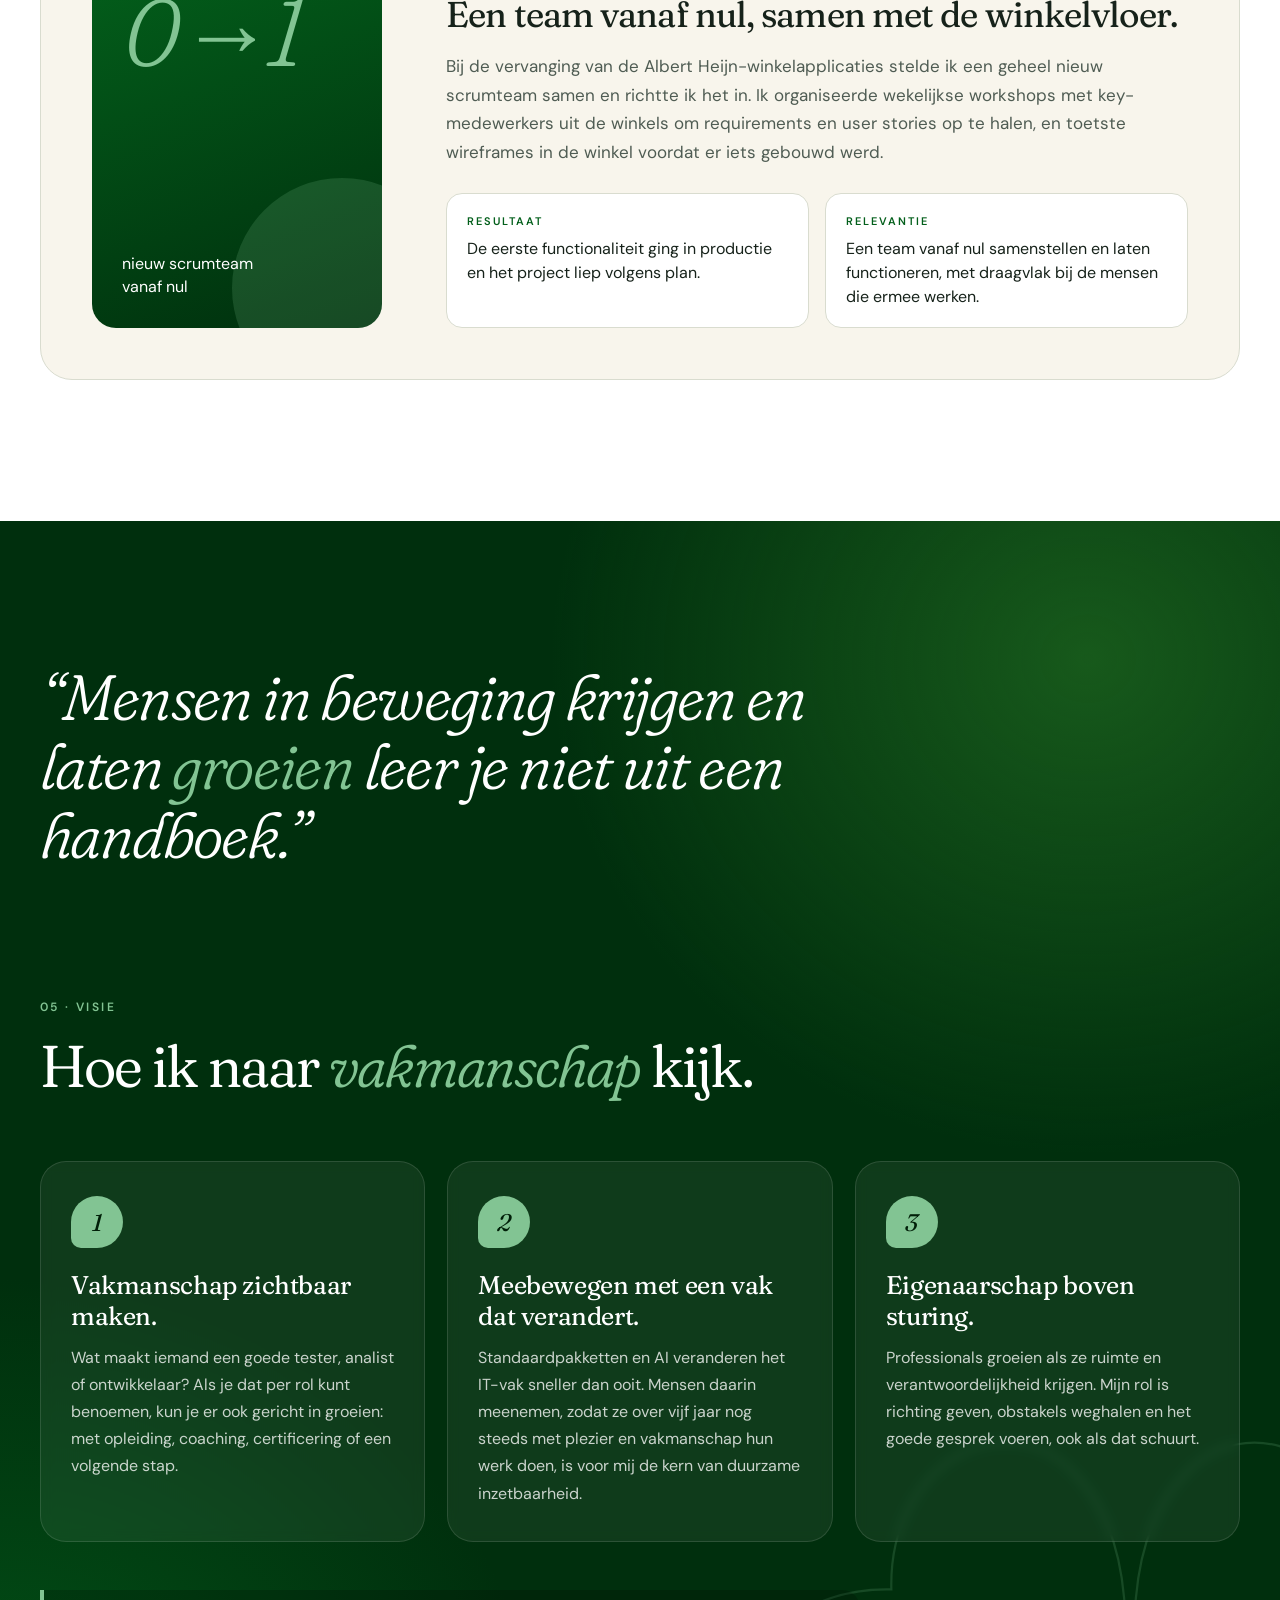
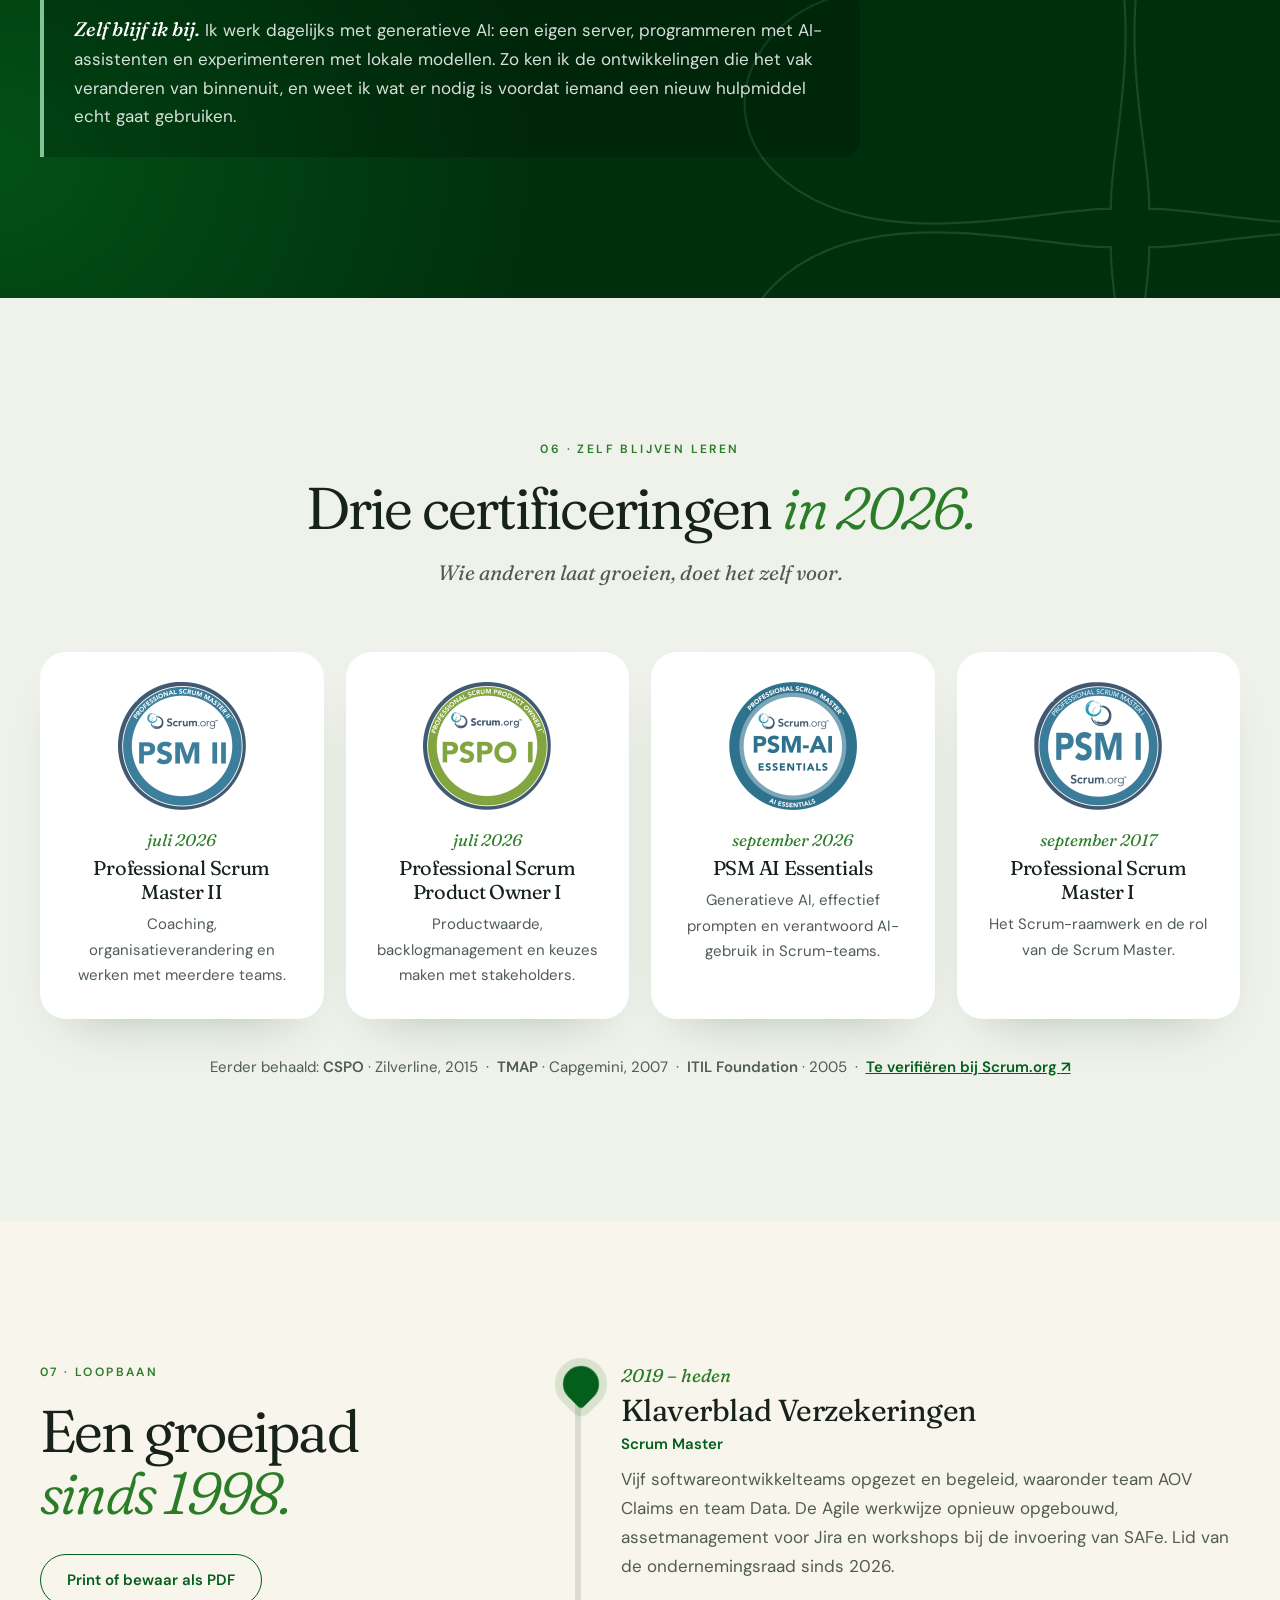
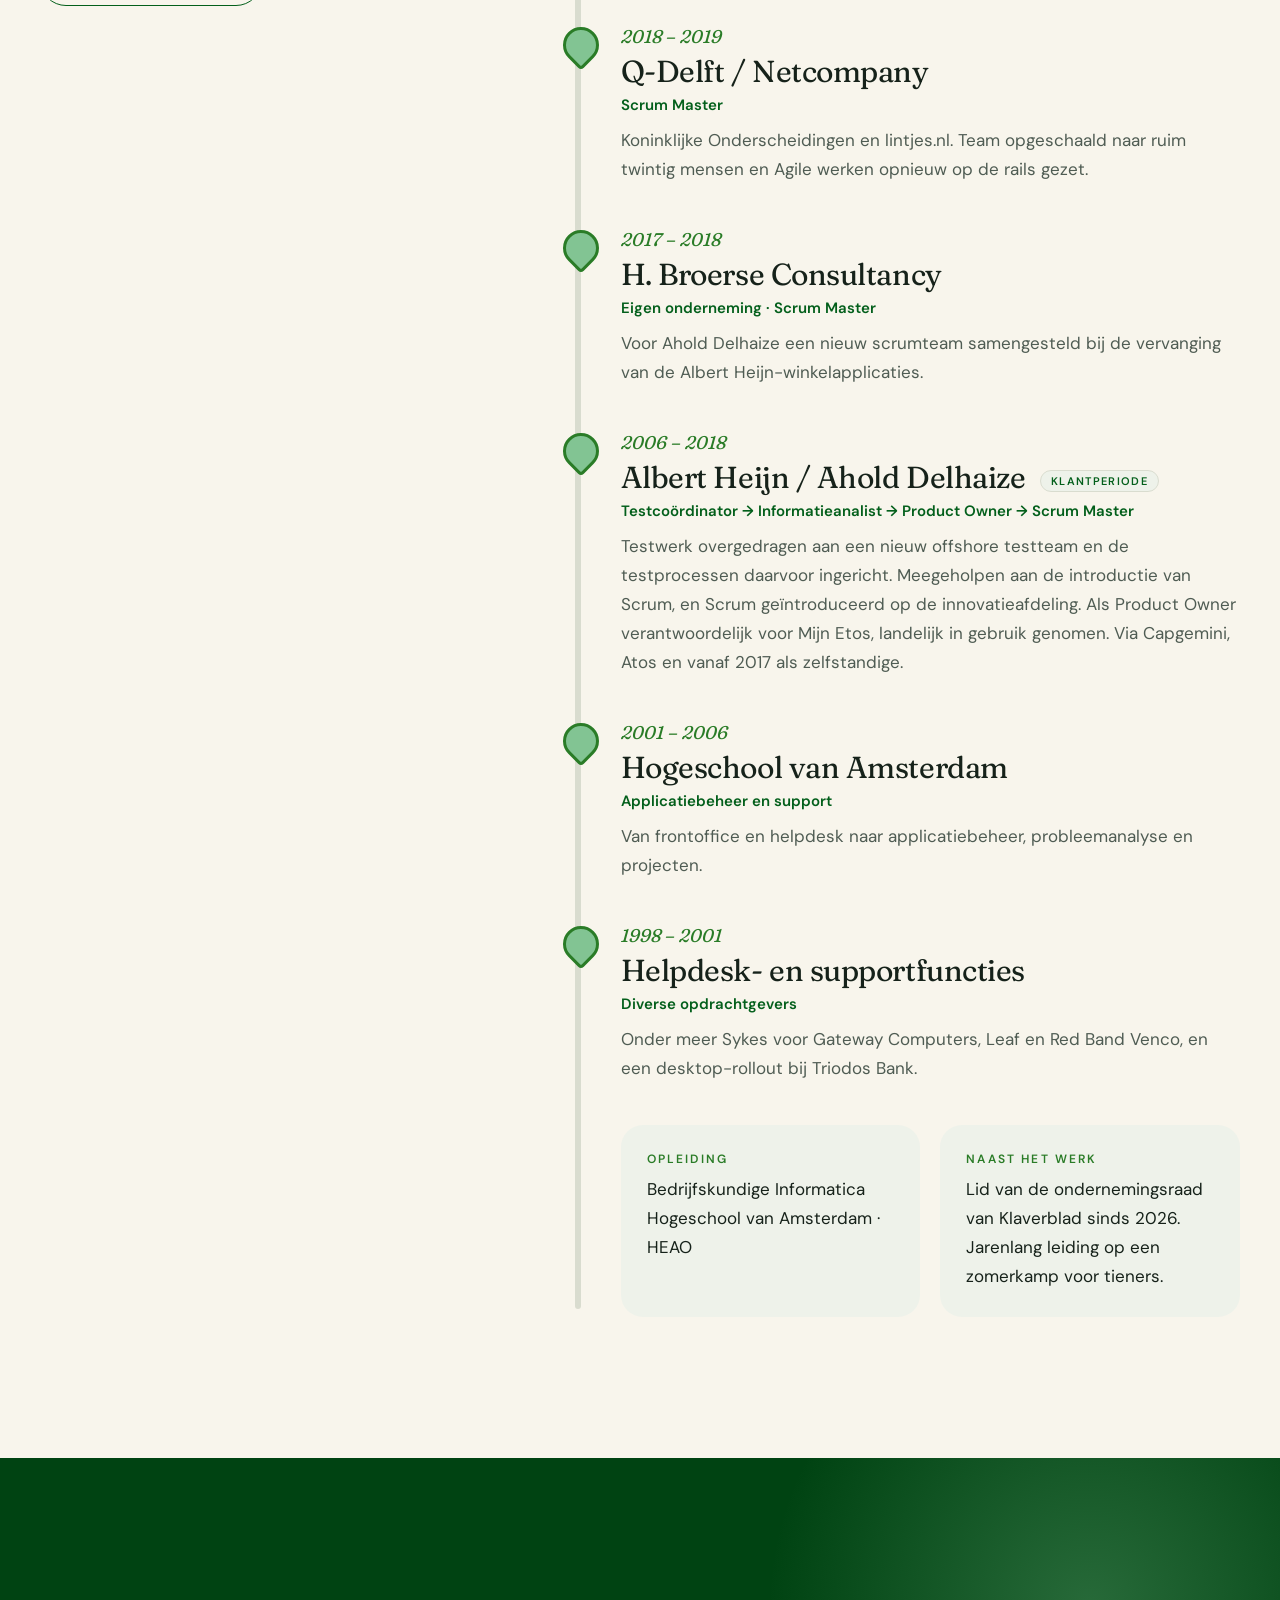
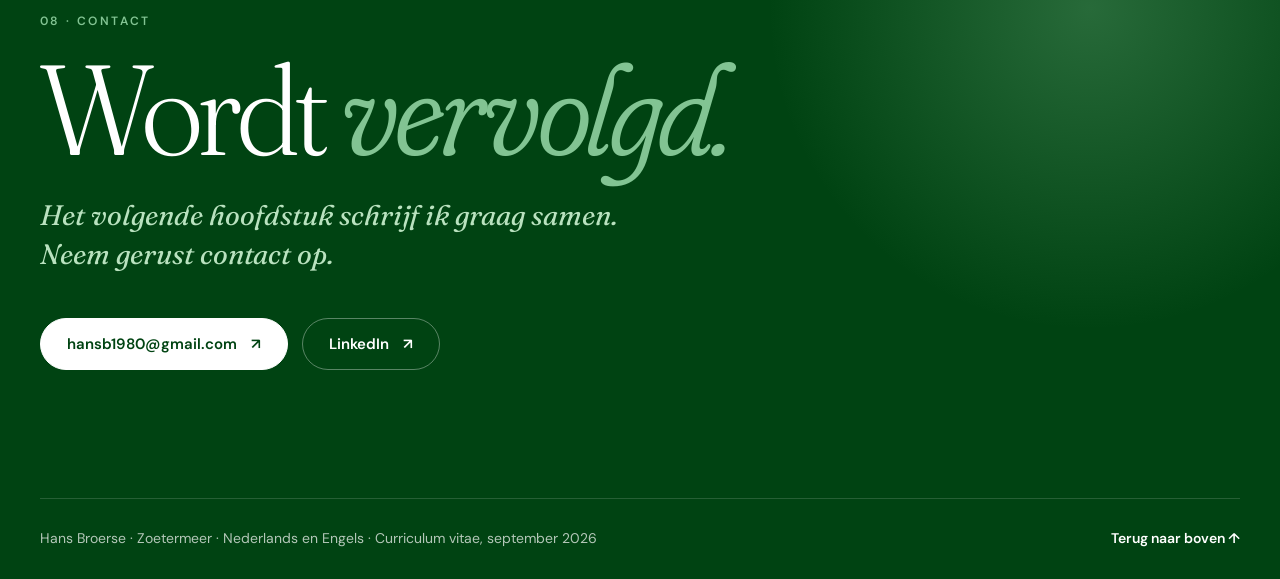
<file: varianten/d-klaver-rustig/index.html>
<!doctype html>
<html lang="nl">
<head>
  <meta charset="utf-8">
  <meta name="viewport" content="width=device-width, initial-scale=1">
  <title>Hans Broerse | Mensen en vakmanschap laten groeien</title>
  <meta name="description" content="Hans Broerse, Scrum Master bij Klaverblad Verzekeringen. Sinds 1998 in IT, in zes rollen. Vijf teams opgezet en begeleid, een team opgeschaald naar ruim twintig mensen, drie Scrum.org-certificeringen in 2026.">
  <meta name="robots" content="noindex, nofollow">
  <meta name="theme-color" content="#004312">
  <link rel="icon" href="../../assets/favicon.svg" type="image/svg+xml">
  <link rel="preload" href="../fonts/fraunces-full-normal.woff2" as="font" type="font/woff2" crossorigin>
  <link rel="preload" href="../fonts/fraunces-full-italic.woff2" as="font" type="font/woff2" crossorigin>
  <link rel="preload" href="../assets/portret-t.webp" as="image">
  <link rel="stylesheet" href="style.css">
  <script>document.documentElement.classList.add('js')</script>
  <script src="main.js" defer></script>
</head>
<body id="top">
  <a class="skip-link" href="#inhoud">Direct naar de inhoud</a>

  <svg width="0" height="0" class="defs" aria-hidden="true" focusable="false">
    <defs>
      <path id="leaf" d="M0,-6 C-9,-16 -47,-36 -47,-65 C-47,-87 -19,-95 0,-75 C19,-95 47,-87 47,-65 C47,-36 9,-16 0,-6 Z"/>
      <linearGradient id="leaf-a" x1="0" y1="1" x2="0" y2="0">
        <stop offset="0" stop-color="#2a7c27"/><stop offset="1" stop-color="#6fbf6a"/>
      </linearGradient>
      <linearGradient id="leaf-b" x1="0" y1="1" x2="0" y2="0">
        <stop offset="0" stop-color="#035f1b"/><stop offset="1" stop-color="#3f9a44"/>
      </linearGradient>
    </defs>
  </svg>

  <header class="topbar" data-topbar>
    <div class="wrap topbar-inner">
      <a class="wordmark" href="#top" aria-label="Hans Broerse, naar boven">
        <svg viewBox="-100 -100 200 200" aria-hidden="true"><g><use href="#leaf" transform="rotate(-45)"/><use href="#leaf" transform="rotate(45)"/><use href="#leaf" transform="rotate(135)"/><use href="#leaf" transform="rotate(225)"/></g></svg>
        Hans Broerse
      </a>
      <nav aria-label="Hoofdnavigatie">
        <a href="#profiel">Profiel</a>
        <a href="#leiderschap">Leiderschap</a>
        <a href="#werk">Werk</a>
        <a href="#visie">Visie</a>
        <a href="#loopbaan">Loopbaan</a>
        <a href="#contact" class="nav-cta">Contact</a>
      </nav>
    </div>
  </header>

  <main id="inhoud">
    <section class="hero" aria-labelledby="hero-title">
      <div class="hero-bg" aria-hidden="true"></div>
      <div class="wrap hero-grid">
        <div class="hero-copy">
          <p class="eyebrow"><span class="dot" aria-hidden="true"></span>Scrum Master bij Klaverblad Verzekeringen · Zoetermeer</p>
          <h1 id="hero-title"><span class="ln"><span>Mensen laten</span></span> <span class="ln"><span><em>groeien</em> in werk</span></span> <span class="ln"><span>dat verandert.</span></span></h1>
          <p class="hero-intro">Sinds 1998 werk ik in IT. Ik begon bij de helpdesk en was daarna applicatiebeheerder, testcoördinator, informatieanalist, Product Owner en Scrum Master. Ik ken het vak van de mensen die ik begeleid, omdat ik het zelf heb gedaan.</p>
          <div class="hero-actions">
            <a class="btn" href="#leiderschap">Hoe ik leiding geef <span aria-hidden="true">↓</span></a>
            <a class="btn btn-ghost" href="https://www.linkedin.com/in/hans-broerse-25328b5/">LinkedIn <span aria-hidden="true">↗</span></a>
          </div>
        </div>
        <div class="hero-visual">
          <svg class="hero-clover" viewBox="-110 -110 220 220" aria-hidden="true">
            <g class="spin">
              <g transform="rotate(-45)"><use class="grow" href="#leaf" style="--i:0"/></g>
              <g transform="rotate(45)"><use class="grow" href="#leaf" style="--i:1"/></g>
              <g transform="rotate(135)"><use class="grow" href="#leaf" style="--i:2"/></g>
              <g transform="rotate(225)"><use class="grow" href="#leaf" style="--i:3"/></g>
            </g>
          </svg>
          <img class="hero-portrait" src="../assets/portret-t.webp" width="1100" height="939" alt="Portretfoto van Hans Broerse" fetchpriority="high">
        </div>
      </div>
    </section>

    <section class="facts wrap" aria-labelledby="facts-title">
      <h2 class="sr-only" id="facts-title">Profiel in het kort</h2>
      <dl>
        <div><dt>In IT sinds</dt><dd><span data-count="1998" data-from="1960">1998</span></dd></div>
        <div><dt>IT-rollen zelf vervuld</dt><dd><span data-count="6">6</span></dd></div>
        <div><dt>Teams opgezet bij Klaverblad</dt><dd><span data-count="5">5</span></dd></div>
        <div><dt>Grootste team, over meerdere scrumteams</dt><dd><span data-count="20">20</span>+</dd></div>
        <div><dt>Scrum.org-certificeringen in 2026</dt><dd><span data-count="3">3</span></dd></div>
      </dl>
    </section>

    <section class="section profile" id="profiel" aria-labelledby="profiel-title">
      <div class="wrap">
        <div class="section-head" data-reveal>
          <p class="kicker">01 · Profiel</p>
          <h2 id="profiel-title">Het vak ken ik <em>van binnenuit.</em></h2>
        </div>
        <div class="profile-grid">
          <div class="profile-text" data-reveal>
            <p class="lead">Mijn loopbaan begon bij de helpdesk. Daar leerde ik luisteren, doorvragen en problemen begrijpelijk maken. Dat is nog steeds de kern van hoe ik met mensen werk.</p>
            <p>Via applicatiebeheer, testcoördinatie en informatieanalyse groeide ik door naar Product Owner en Scrum Master.</p>
            <p>Bij Klaverblad zette ik in zeven jaar vijf softwareontwikkelteams op en begeleidde ik ze. Als Scrum Master geef ik leiding zonder formele macht: samen met de Product Owner help ik teams groeien, geef ik mensen eigenaarschap en haal ik weg wat ze tegenhoudt.</p>
          </div>
          <ol class="stairs" aria-label="Zes rollen in IT, van 1998 tot nu" data-reveal>
            <li style="--s:1"><span class="bar"></span><span class="role">Helpdesk en support</span></li>
            <li style="--s:2"><span class="bar"></span><span class="role">Applicatiebeheer</span></li>
            <li style="--s:3"><span class="bar"></span><span class="role">Testcoördinator</span></li>
            <li style="--s:4"><span class="bar"></span><span class="role">Informatieanalist</span></li>
            <li style="--s:5"><span class="bar"></span><span class="role">Product Owner</span></li>
            <li style="--s:6" class="now"><span class="bar"></span><span class="role">Scrum Master</span></li>
          </ol>
        </div>
        <p class="statement" data-words>Ik weet wat een tester, analist of ontwikkelaar doet, en wat die nodig heeft om goed te blijven in het vak. Omdat ik het zelf heb gedaan.</p>
      </div>
    </section>

    <section class="section pillars" id="leiderschap" aria-labelledby="leiderschap-title">
      <div class="wrap">
        <div class="section-head centered" data-reveal>
          <p class="kicker">02 · Leiderschap</p>
          <h2 id="leiderschap-title">Vier bladen, <em>één klaver.</em></h2>
          <p class="section-sub">Zo geef ik leiding aan mensen en vakmanschap. Elk blad staat op zichzelf, samen maken ze het verschil.</p>
        </div>
        <div class="clover-grid">
          <article class="pillar p1" data-leaf="1" data-reveal>
            <span class="pnum">01</span>
            <h3>Mensen laten <em>groeien</em></h3>
            <p>Teamleden, Product Owners en nieuwe collega's coachen. Ruimte geven, eigenaarschap stimuleren en het goede gesprek voeren als het schuurt.</p>
          </article>
          <article class="pillar p2" data-leaf="2" data-reveal>
            <span class="pnum">02</span>
            <h3><em>Dienend</em> leiderschap</h3>
            <p>Leiding geven zonder formele macht, samen met de Product Owner. Richting geven, obstakels weghalen en teams bij elkaar houden als het werk onzeker wordt.</p>
          </article>
          <div class="clover-center" aria-hidden="true">
            <svg viewBox="-110 -110 220 230">
              <path class="stem" d="M4,4 C10,40 28,70 22,112" />
              <g transform="rotate(-45)"><use class="leaf leaf-1" href="#leaf"/><path class="vein" d="M0,-12 L0,-68"/></g>
              <g transform="rotate(45)"><use class="leaf leaf-2" href="#leaf"/><path class="vein" d="M0,-12 L0,-68"/></g>
              <g transform="rotate(225)"><use class="leaf leaf-3" href="#leaf"/><path class="vein" d="M0,-12 L0,-68"/></g>
              <g transform="rotate(135)"><use class="leaf leaf-4" href="#leaf"/><path class="vein" d="M0,-12 L0,-68"/></g>
            </svg>
          </div>
          <article class="pillar p3" data-leaf="3" data-reveal>
            <span class="pnum">03</span>
            <h3>Vakmanschap <em>delen</em></h3>
            <p>Workshops, kennissessies en de Jira-werkwijze als gedeelde standaard voor de softwareontwikkelteams. Zo wordt goed werk overdraagbaar.</p>
          </article>
          <article class="pillar p4" data-leaf="4" data-reveal>
            <span class="pnum">04</span>
            <h3>Teams <em>bemensen</em></h3>
            <p>Teams samenstellen en opschalen, de balans tussen senior, medior en junior bewaken en sollicitatiegesprekken voeren.</p>
          </article>
        </div>
      </div>
    </section>

    <section class="section proof" id="bewijs" aria-labelledby="bewijs-title">
      <div class="wrap proof-grid">
        <div class="section-head sticky" data-reveal>
          <p class="kicker">03 · Van vraag naar bewijs</p>
          <h2 id="bewijs-title">Wat de rol vraagt. <em>Wat ik meebreng.</em></h2>
          <p class="section-sub">Geen beloftes, maar wat ik heb gedaan. Voor elke vraag een concreet voorbeeld.</p>
        </div>
        <ol class="proof-list">
          <li data-reveal><h3>Professionals ontwikkelen en begeleiden</h3><p>Vijf teams opgezet en begeleid bij Klaverblad. Nieuwe collega's ingewerkt in de werkwijze, met uitleg en begeleiding.</p></li>
          <li data-reveal><h3>Kennisdeling en vakontwikkeling faciliteren</h3><p>SAFe-workshops, Jira-instructie, user story mapping-sessies en wekelijkse workshops met eindgebruikers bij Albert Heijn.</p></li>
          <li data-reveal><h3>De juiste expertise in teams organiseren</h3><p>Bij Q-Delft een team opgeschaald naar ruim twintig mensen over meerdere scrumteams, met personele wisselingen voor een betere balans tussen senior, medior en junior.</p></li>
          <li data-reveal><h3>Werving en selectie</h3><p>Als Scrum Master vaak betrokken bij de selectie van nieuwe collega's en bij sollicitatiegesprekken.</p></li>
          <li data-reveal><h3>Diepgaande kennis van het IT-vak</h3><p>Zes IT-rollen zelf vervuld sinds 1998, van helpdesk en applicatiebeheer tot test, analyse en product ownership.</p></li>
          <li data-reveal><h3>De dynamiek van een Agile organisatie</h3><p>Sinds 2011 in Agile-rollen. Meegeholpen aan de introductie van Scrum bij Albert Heijn, de werkwijze bij Klaverblad opnieuw opgebouwd, workshops bij de invoering van SAFe.</p></li>
          <li data-reveal><h3>Markttrends vertalen naar ontwikkeling</h3><p>Dagelijks zelf bouwen met generatieve AI, en in 2026 PSM AI Essentials. Ik ken van binnenuit hoe AI het IT-vak verandert.</p></li>
          <li data-reveal><h3>Stevige gesprekspartner voor professionals en management</h3><p>Presentaties en rapportages aan teams, stuurgroepen, management, directie en ondernemingsraad.</p></li>
        </ol>
      </div>
    </section>

    <section class="section work" id="werk" aria-labelledby="werk-title">
      <div class="wrap">
        <div class="section-head" data-reveal>
          <p class="kicker">04 · Geselecteerd werk</p>
          <h2 id="werk-title">Teams die <em>groeiden.</em></h2>
        </div>

        <article class="case" data-reveal>
          <div class="case-stat"><span class="big">5</span><span class="unit">teams opgezet<br>en begeleid</span></div>
          <div class="case-body">
            <p class="case-meta">Klaverblad Verzekeringen · Scrum Master · 2019 → heden</p>
            <h3>Een werkwijze opnieuw opgebouwd, en de mensen meegenomen.</h3>
            <p>Toen ik begon was het vertrouwen in Scrum laag en was de werkwijze in verval geraakt. Ik heb die stap voor stap opnieuw neergezet en over vijf teams uitgerold: een vaste cadans, duidelijker backlogwerk en retrospectives die tot echte aanpassingen leiden. Als assetmanager voor Jira legde ik de werkwijze vast als gedeelde standaard voor de softwareontwikkelteams, en werkte ik nieuwe collega's daarin in. Bij de invoering van SAFe gaf ik workshops. Tijdens een grote systeemtransitie, die het werk van veel ontwikkelaars ingrijpend verandert, houd ik het team bij elkaar en het gesprek erover open.</p>
            <dl class="case-outcome">
              <div><dt>Resultaat</dt><dd>In vijf teams ging de Agile werkwijze van invoering naar vaste praktijk.</dd></div>
              <div><dt>Relevantie</dt><dd>Een gedeelde werkwijze en vakstandaard neerzetten, en mensen meenemen als hun werk verandert.</dd></div>
            </dl>
          </div>
        </article>

        <article class="case" data-reveal>
          <div class="case-stat"><span class="big">20+</span><span class="unit">mensen over<br>meerdere scrumteams</span></div>
          <div class="case-body">
            <p class="case-meta">Q-Delft / Netcompany · Scrum Master · 2018 → 2019</p>
            <h3>Een team opgeschaald naar ruim twintig mensen.</h3>
            <p>Voor Koninklijke Onderscheidingen en lintjes.nl werd ik aangenomen om een project in zwaar weer vlot te trekken, met een dubbele opdracht: opschalen en tegelijk de Agile werkwijze herstellen. Het team groeide naar ruim twintig mensen over meerdere scrumteams, met heldere samenwerkingsafspraken. Met architect, analisten en Product Owner richtte ik de backlogprioritering opnieuw in, en met personele wisselingen kwam er een betere balans tussen senior, medior en junior.</p>
            <p class="strike-line">De demovoorbereiding ging van <s>bijna twee dagen met het hele team</s> naar <strong>een paar uur voor één medewerker.</strong></p>
            <dl class="case-outcome">
              <div><dt>Resultaat</dt><dd>De ontwikkelsnelheid kwam ruim boven het afgesproken niveau en de eerste versie ging volgens planning in productie.</dd></div>
              <div><dt>Relevantie</dt><dd>Teamsamenstelling en capaciteit afstemmen op wat het werk vraagt.</dd></div>
            </dl>
          </div>
        </article>

        <article class="case" data-reveal>
          <div class="case-stat"><span class="big">0→1</span><span class="unit">nieuw scrumteam<br>vanaf nul</span></div>
          <div class="case-body">
            <p class="case-meta">Albert Heijn, via eigen onderneming · Scrum Master · 2017 → 2018</p>
            <h3>Een team vanaf nul, samen met de winkelvloer.</h3>
            <p>Bij de vervanging van de Albert Heijn-winkelapplicaties stelde ik een geheel nieuw scrumteam samen en richtte ik het in. Ik organiseerde wekelijkse workshops met key-medewerkers uit de winkels om requirements en user stories op te halen, en toetste wireframes in de winkel voordat er iets gebouwd werd.</p>
            <dl class="case-outcome">
              <div><dt>Resultaat</dt><dd>De eerste functionaliteit ging in productie en het project liep volgens plan.</dd></div>
              <div><dt>Relevantie</dt><dd>Een team vanaf nul samenstellen en laten functioneren, met draagvlak bij de mensen die ermee werken.</dd></div>
            </dl>
          </div>
        </article>
      </div>
    </section>

    <section class="section vision" id="visie" aria-labelledby="visie-title">
      <div class="vision-bg" aria-hidden="true"></div>
      <div class="wrap">
        <blockquote class="quote" data-reveal>
          <p>“Mensen in beweging krijgen en laten <em>groeien</em> leer je niet uit een handboek.”</p>
        </blockquote>
        <div class="section-head" data-reveal>
          <p class="kicker">05 · Visie</p>
          <h2 id="visie-title">Hoe ik naar <em>vakmanschap</em> kijk.</h2>
        </div>
        <ol class="theses">
          <li data-reveal><span class="tnum">1</span><h3>Vakmanschap zichtbaar maken.</h3><p>Wat maakt iemand een goede tester, analist of ontwikkelaar? Als je dat per rol kunt benoemen, kun je er ook gericht in groeien: met opleiding, coaching, certificering of een volgende stap.</p></li>
          <li data-reveal><span class="tnum">2</span><h3>Meebewegen met een vak dat verandert.</h3><p>Standaardpakketten en AI veranderen het IT-vak sneller dan ooit. Mensen daarin meenemen, zodat ze over vijf jaar nog steeds met plezier en vakmanschap hun werk doen, is voor mij de kern van duurzame inzetbaarheid.</p></li>
          <li data-reveal><span class="tnum">3</span><h3>Eigenaarschap boven sturing.</h3><p>Professionals groeien als ze ruimte en verantwoordelijkheid krijgen. Mijn rol is richting geven, obstakels weghalen en het goede gesprek voeren, ook als dat schuurt.</p></li>
        </ol>
        <p class="ai-note" data-reveal><strong>Zelf blijf ik bij.</strong> Ik werk dagelijks met generatieve AI: een eigen server, programmeren met AI-assistenten en experimenteren met lokale modellen. Zo ken ik de ontwikkelingen die het vak veranderen van binnenuit, en weet ik wat er nodig is voordat iemand een nieuw hulpmiddel echt gaat gebruiken.</p>
      </div>
    </section>

    <section class="section certs" id="leren" aria-labelledby="leren-title">
      <div class="wrap">
        <div class="section-head centered" data-reveal>
          <p class="kicker">06 · Zelf blijven leren</p>
          <h2 id="leren-title">Drie certificeringen <em>in 2026.</em></h2>
          <p class="section-sub">Wie anderen laat groeien, doet het zelf voor.</p>
        </div>
        <div class="cert-grid">
          <article class="cert" data-reveal>
            <img src="../../assets/psm-ii.png" width="512" height="512" loading="lazy" alt="Scrum.org Professional Scrum Master II">
            <p class="cert-date">juli 2026</p>
            <h3>Professional Scrum Master II</h3>
            <p>Coaching, organisatieverandering en werken met meerdere teams.</p>
          </article>
          <article class="cert" data-reveal>
            <img src="../../assets/pspo-i.png" width="512" height="512" loading="lazy" alt="Scrum.org Professional Scrum Product Owner I">
            <p class="cert-date">juli 2026</p>
            <h3>Professional Scrum Product Owner I</h3>
            <p>Productwaarde, backlogmanagement en keuzes maken met stakeholders.</p>
          </article>
          <article class="cert" data-reveal>
            <img src="../../assets/psm-ai-essentials.png" width="512" height="512" loading="lazy" alt="Scrum.org Professional Scrum Master AI Essentials">
            <p class="cert-date">september 2026</p>
            <h3>PSM AI Essentials</h3>
            <p>Generatieve AI, effectief prompten en verantwoord AI-gebruik in Scrum-teams.</p>
          </article>
          <article class="cert" data-reveal>
            <img src="../../assets/psm-i.png" width="512" height="512" loading="lazy" alt="Scrum.org Professional Scrum Master I">
            <p class="cert-date">september 2017</p>
            <h3>Professional Scrum Master I</h3>
            <p>Het Scrum-raamwerk en de rol van de Scrum Master.</p>
          </article>
        </div>
        <p class="cert-foot">Eerder behaald: <strong>CSPO</strong> · Zilverline, 2015 &nbsp;·&nbsp; <strong>TMAP</strong> · Capgemini, 2007 &nbsp;·&nbsp; <strong>ITIL Foundation</strong> · 2005 &nbsp;·&nbsp; <a href="https://www.scrum.org/certification-list">Te verifiëren bij Scrum.org <span aria-hidden="true">↗</span></a></p>
      </div>
    </section>

    <section class="section career" id="loopbaan" aria-labelledby="loopbaan-title">
      <div class="wrap career-grid">
        <div class="section-head sticky" data-reveal>
          <p class="kicker">07 · Loopbaan</p>
          <h2 id="loopbaan-title">Een groeipad <em>sinds 1998.</em></h2>
          <button class="btn btn-line print-btn" type="button" data-print>Print of bewaar als PDF</button>
        </div>
        <div class="stem-wrap">
          <div class="stem-line" aria-hidden="true"><span data-stem></span></div>
          <ol class="timeline">
            <li data-reveal class="current"><span class="yrs">2019 – heden</span><h3>Klaverblad Verzekeringen</h3><p class="role">Scrum Master</p><p>Vijf softwareontwikkelteams opgezet en begeleid, waaronder team AOV Claims en team Data. De Agile werkwijze opnieuw opgebouwd, assetmanagement voor Jira en workshops bij de invoering van SAFe. Lid van de ondernemingsraad sinds 2026.</p></li>
            <li data-reveal><span class="yrs">2018 – 2019</span><h3>Q-Delft / Netcompany</h3><p class="role">Scrum Master</p><p>Koninklijke Onderscheidingen en lintjes.nl. Team opgeschaald naar ruim twintig mensen en Agile werken opnieuw op de rails gezet.</p></li>
            <li data-reveal><span class="yrs">2017 – 2018</span><h3>H. Broerse Consultancy</h3><p class="role">Eigen onderneming · Scrum Master</p><p>Voor Ahold Delhaize een nieuw scrumteam samengesteld bij de vervanging van de Albert Heijn-winkelapplicaties.</p></li>
            <li data-reveal><span class="yrs">2006 – 2018</span><h3>Albert Heijn / Ahold Delhaize <span class="tag">Klantperiode</span></h3><p class="role">Testcoördinator → Informatieanalist → Product Owner → Scrum Master</p><p>Testwerk overgedragen aan een nieuw offshore testteam en de testprocessen daarvoor ingericht. Meegeholpen aan de introductie van Scrum, en Scrum geïntroduceerd op de innovatieafdeling. Als Product Owner verantwoordelijk voor Mijn Etos, landelijk in gebruik genomen. Via Capgemini, Atos en vanaf 2017 als zelfstandige.</p></li>
            <li data-reveal><span class="yrs">2001 – 2006</span><h3>Hogeschool van Amsterdam</h3><p class="role">Applicatiebeheer en support</p><p>Van frontoffice en helpdesk naar applicatiebeheer, probleemanalyse en projecten.</p></li>
            <li data-reveal><span class="yrs">1998 – 2001</span><h3>Helpdesk- en supportfuncties</h3><p class="role">Diverse opdrachtgevers</p><p>Onder meer Sykes voor Gateway Computers, Leaf en Red Band Venco, en een desktop-rollout bij Triodos Bank.</p></li>
          </ol>
          <div class="extras" data-reveal>
            <div><h3>Opleiding</h3><p>Bedrijfskundige Informatica<br>Hogeschool van Amsterdam · HEAO</p></div>
            <div><h3>Naast het werk</h3><p>Lid van de ondernemingsraad van Klaverblad sinds 2026.<br>Jarenlang leiding op een zomerkamp voor tieners.</p></div>
          </div>
        </div>
      </div>
    </section>
  </main>

  <footer class="contact" id="contact">
    <div class="wrap">
      <p class="kicker">08 · Contact</p>
      <h2>Wordt <em>vervolgd.</em></h2>
      <p class="contact-dek">Het volgende hoofdstuk schrijf ik graag samen. Neem gerust contact op.</p>
      <div class="contact-links">
        <a class="btn btn-light" href="mailto:hansb1980@gmail.com">hansb1980@gmail.com <span aria-hidden="true">↗</span></a>
        <a class="btn btn-ghost" href="https://www.linkedin.com/in/hans-broerse-25328b5/">LinkedIn <span aria-hidden="true">↗</span></a>
      </div>
      <div class="foot">
        <span>Hans Broerse · Zoetermeer · Nederlands en Engels · Curriculum vitae, september 2026</span>
        <a href="#top">Terug naar boven <span aria-hidden="true">↑</span></a>
      </div>
    </div>
  </footer>
</body>
</html>
</file>
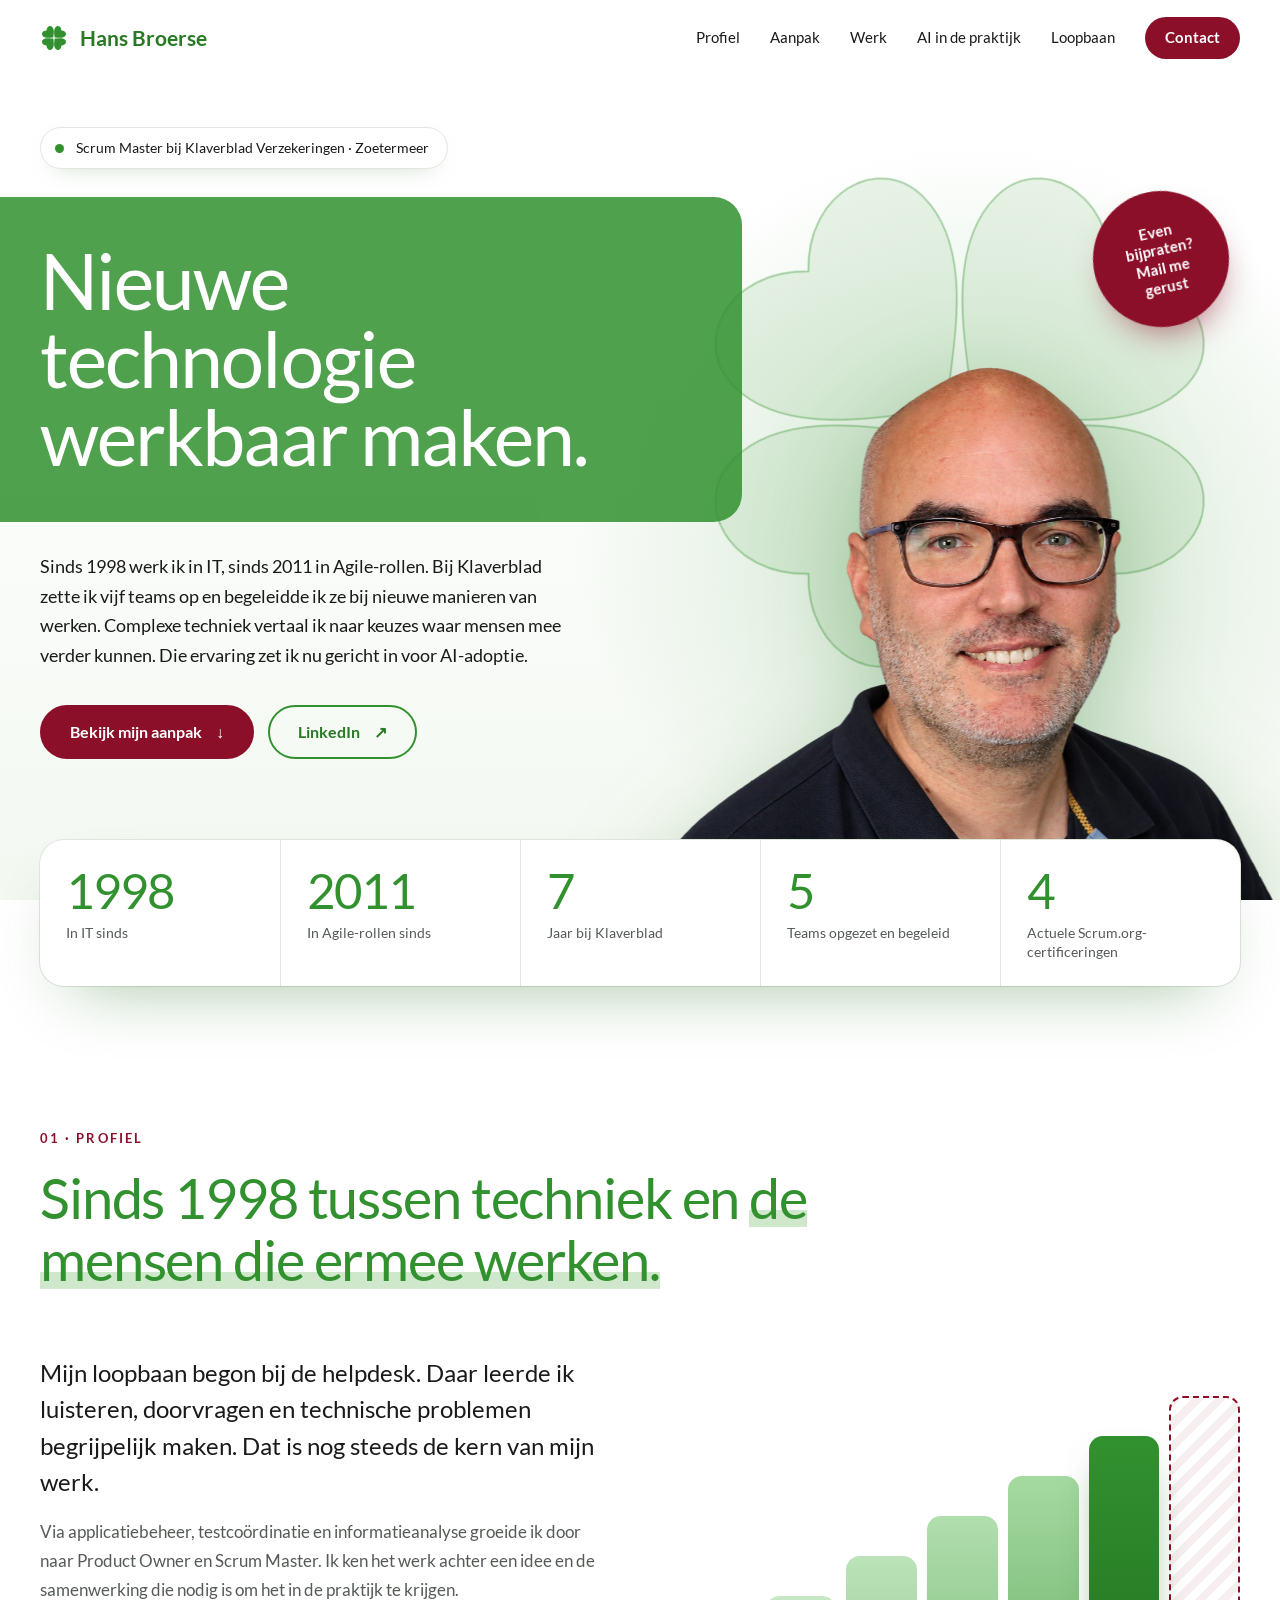
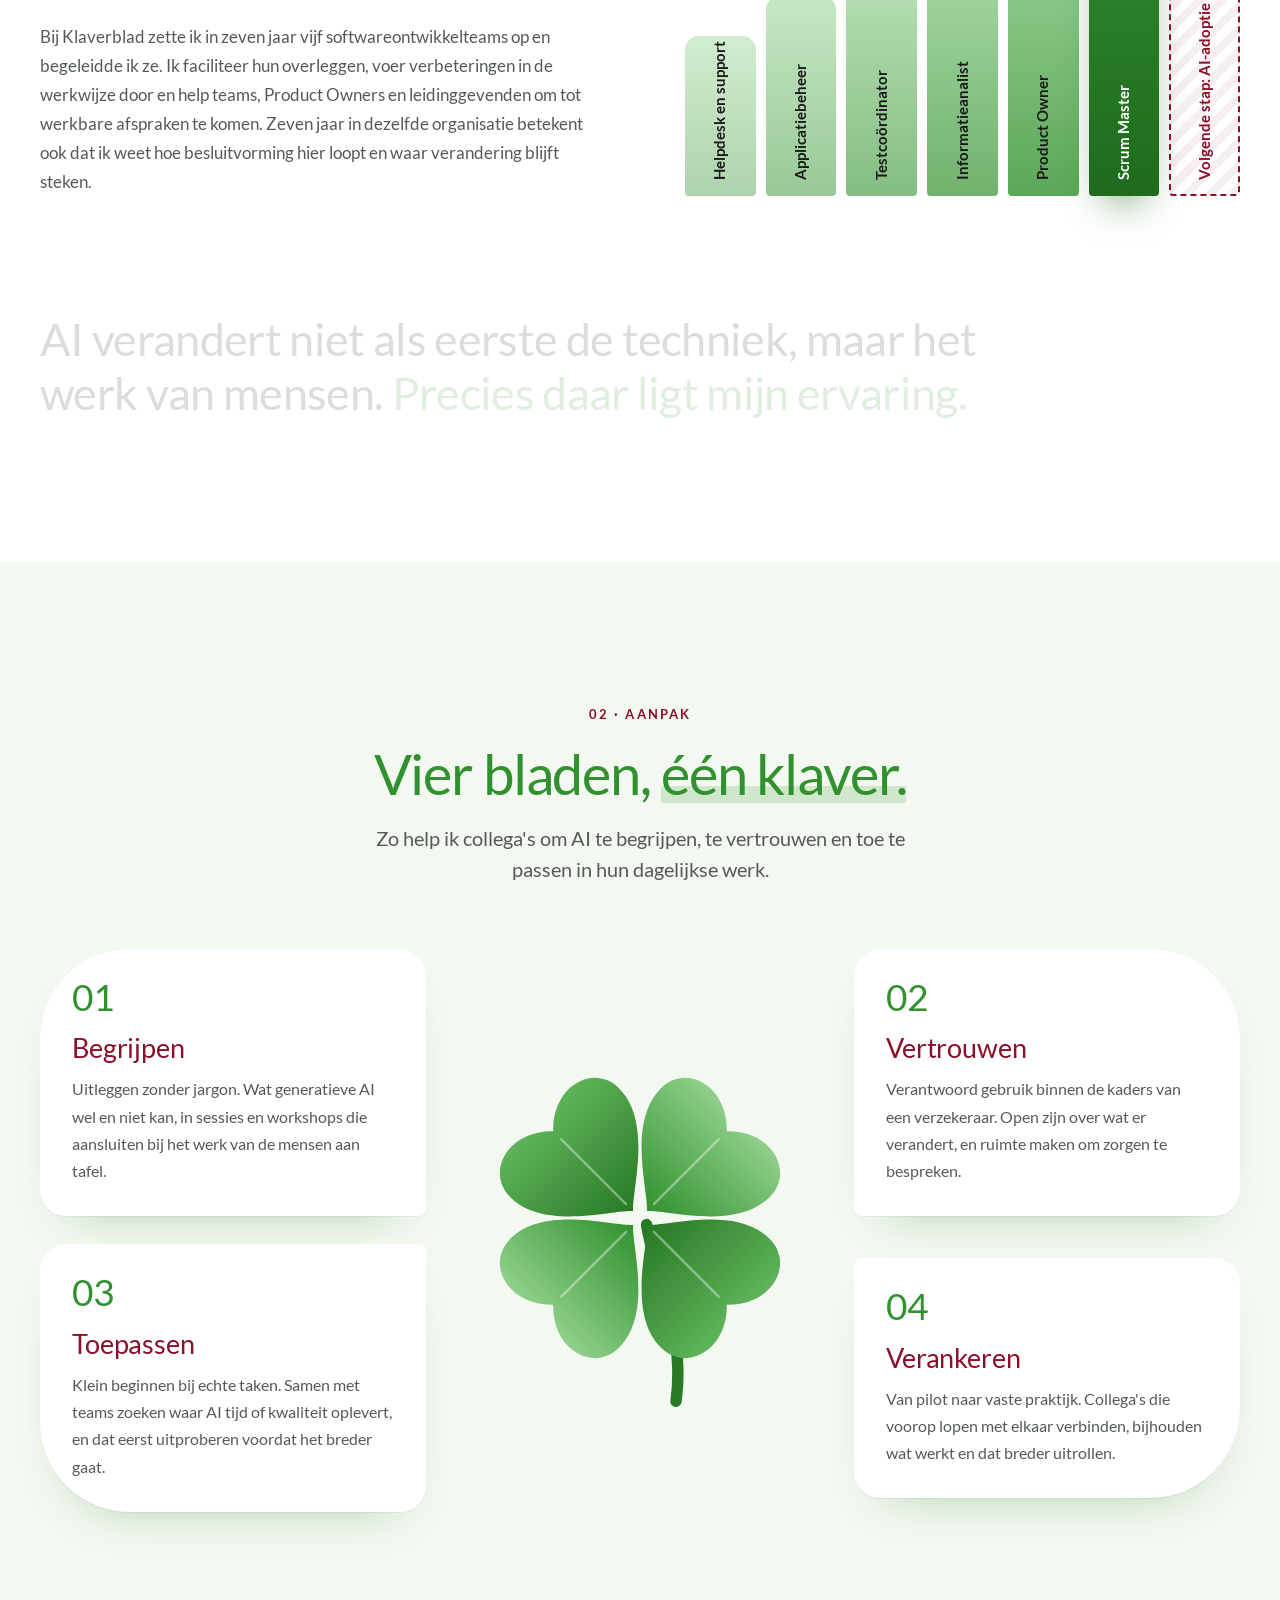
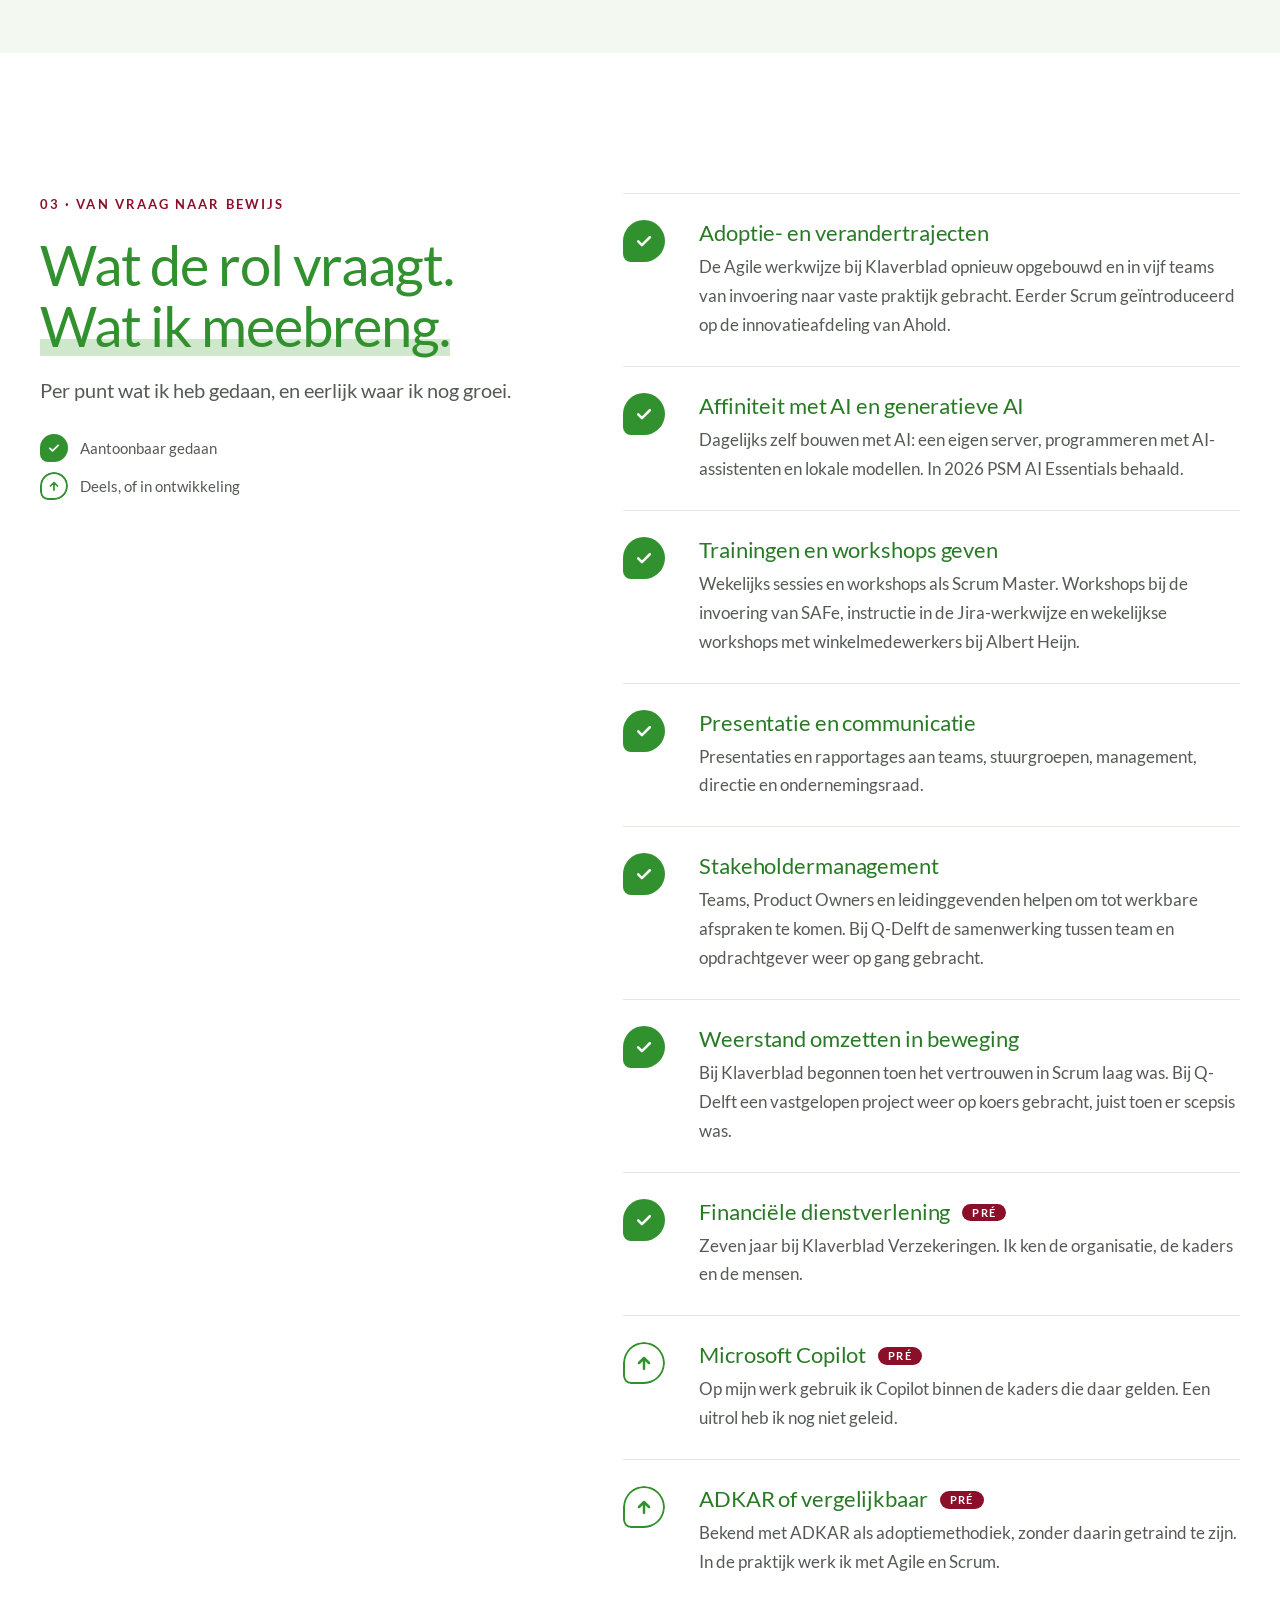
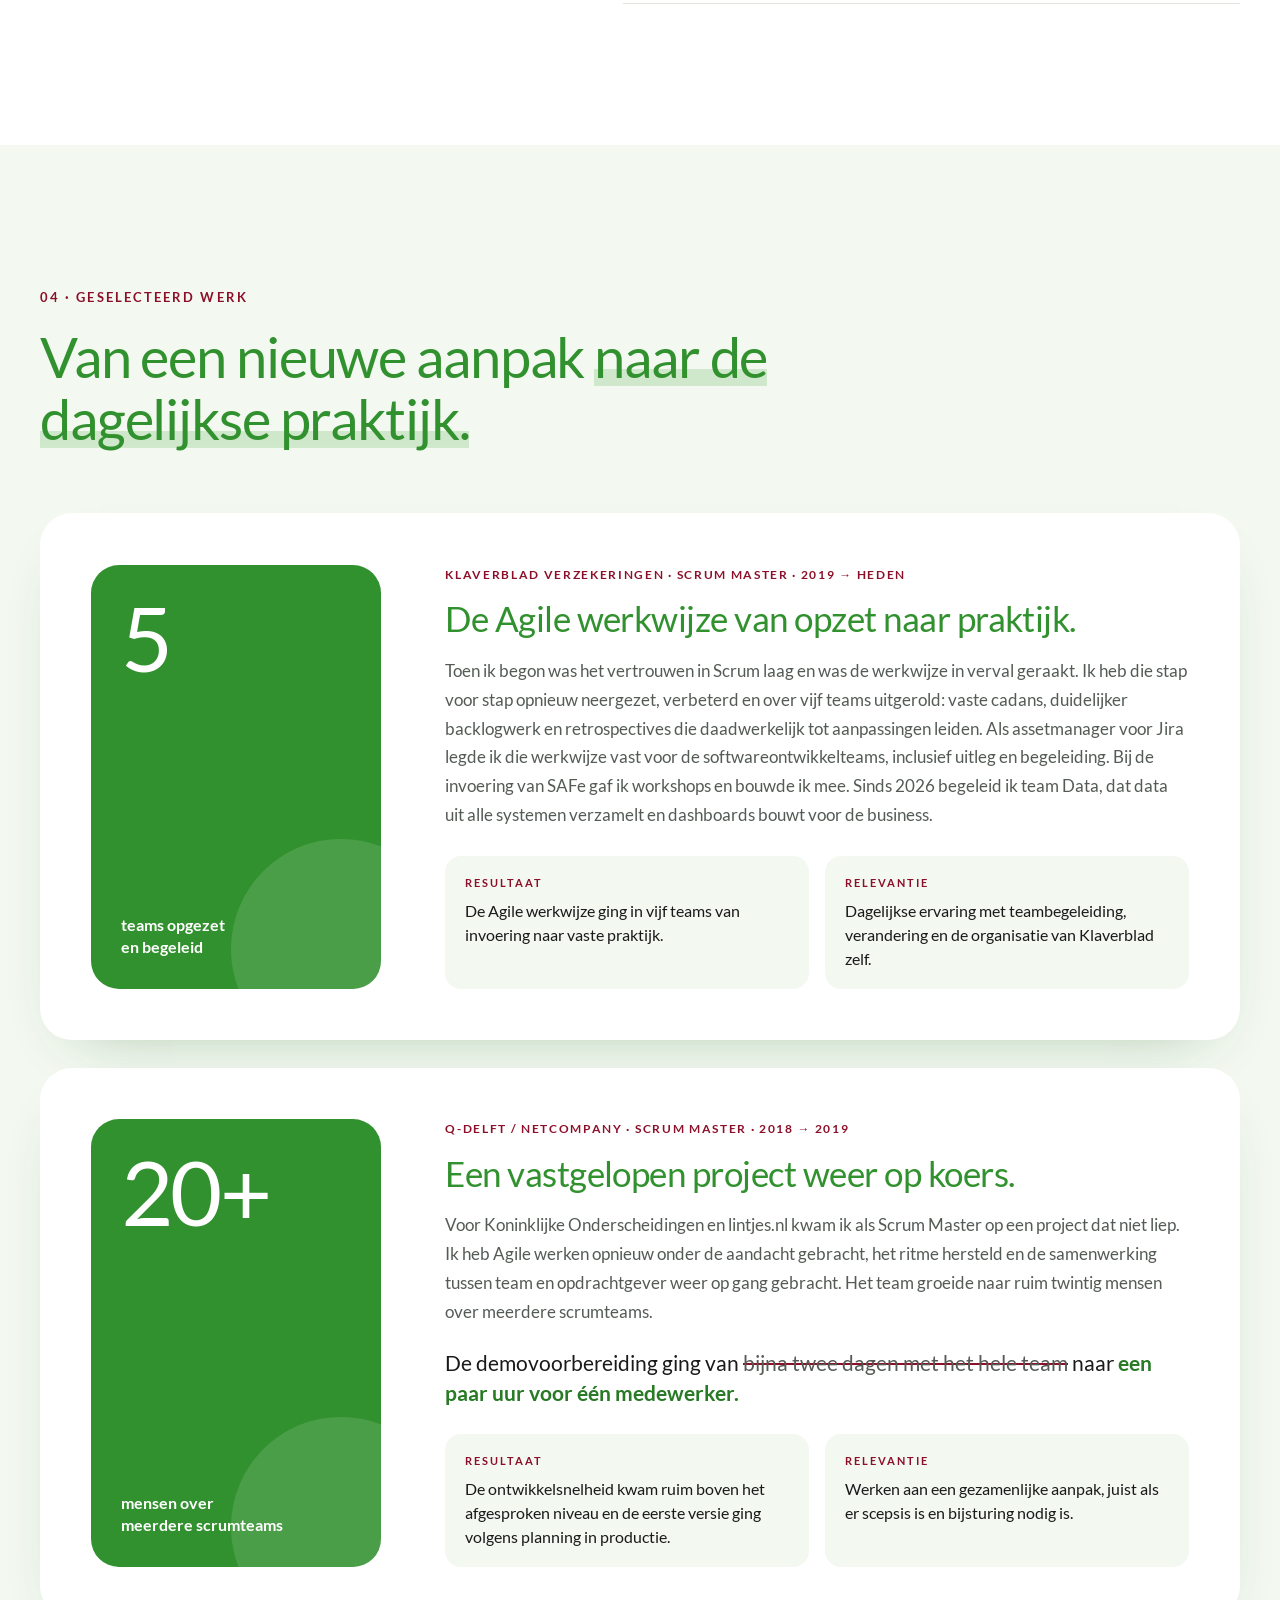
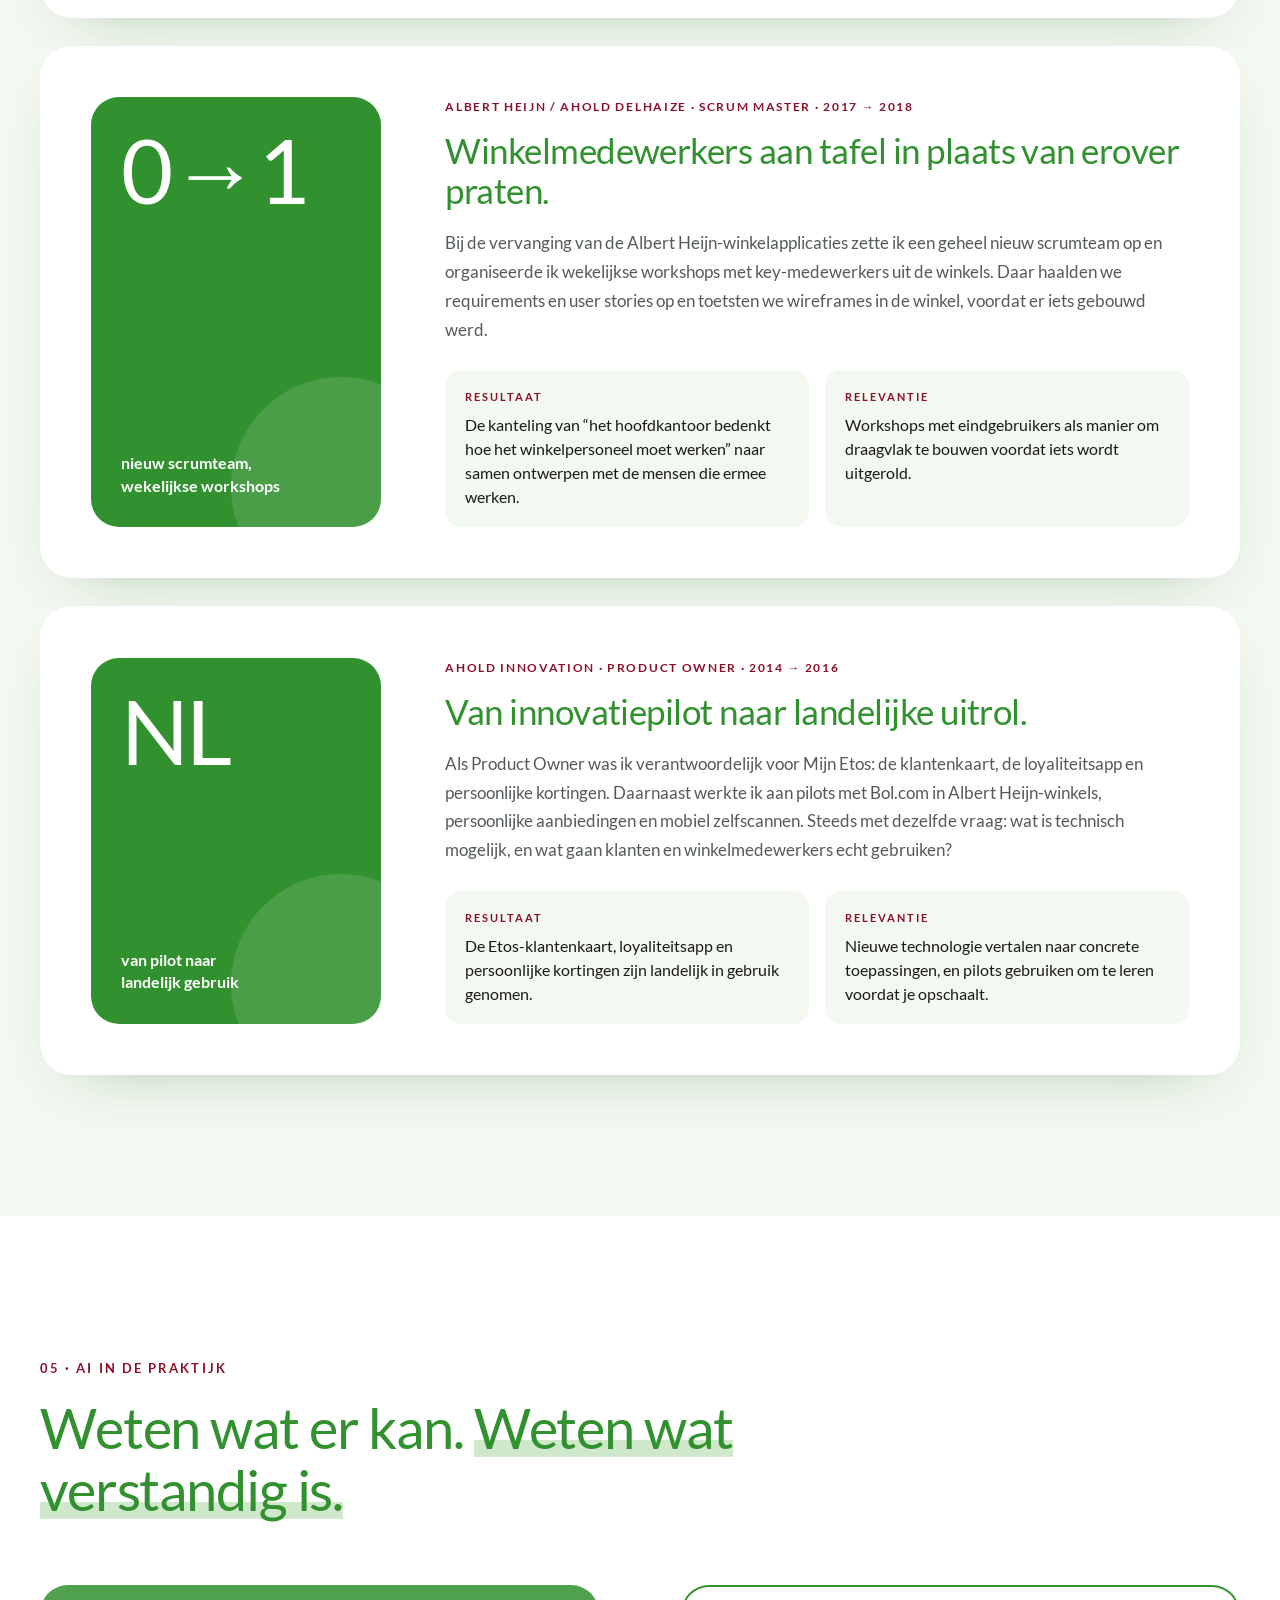
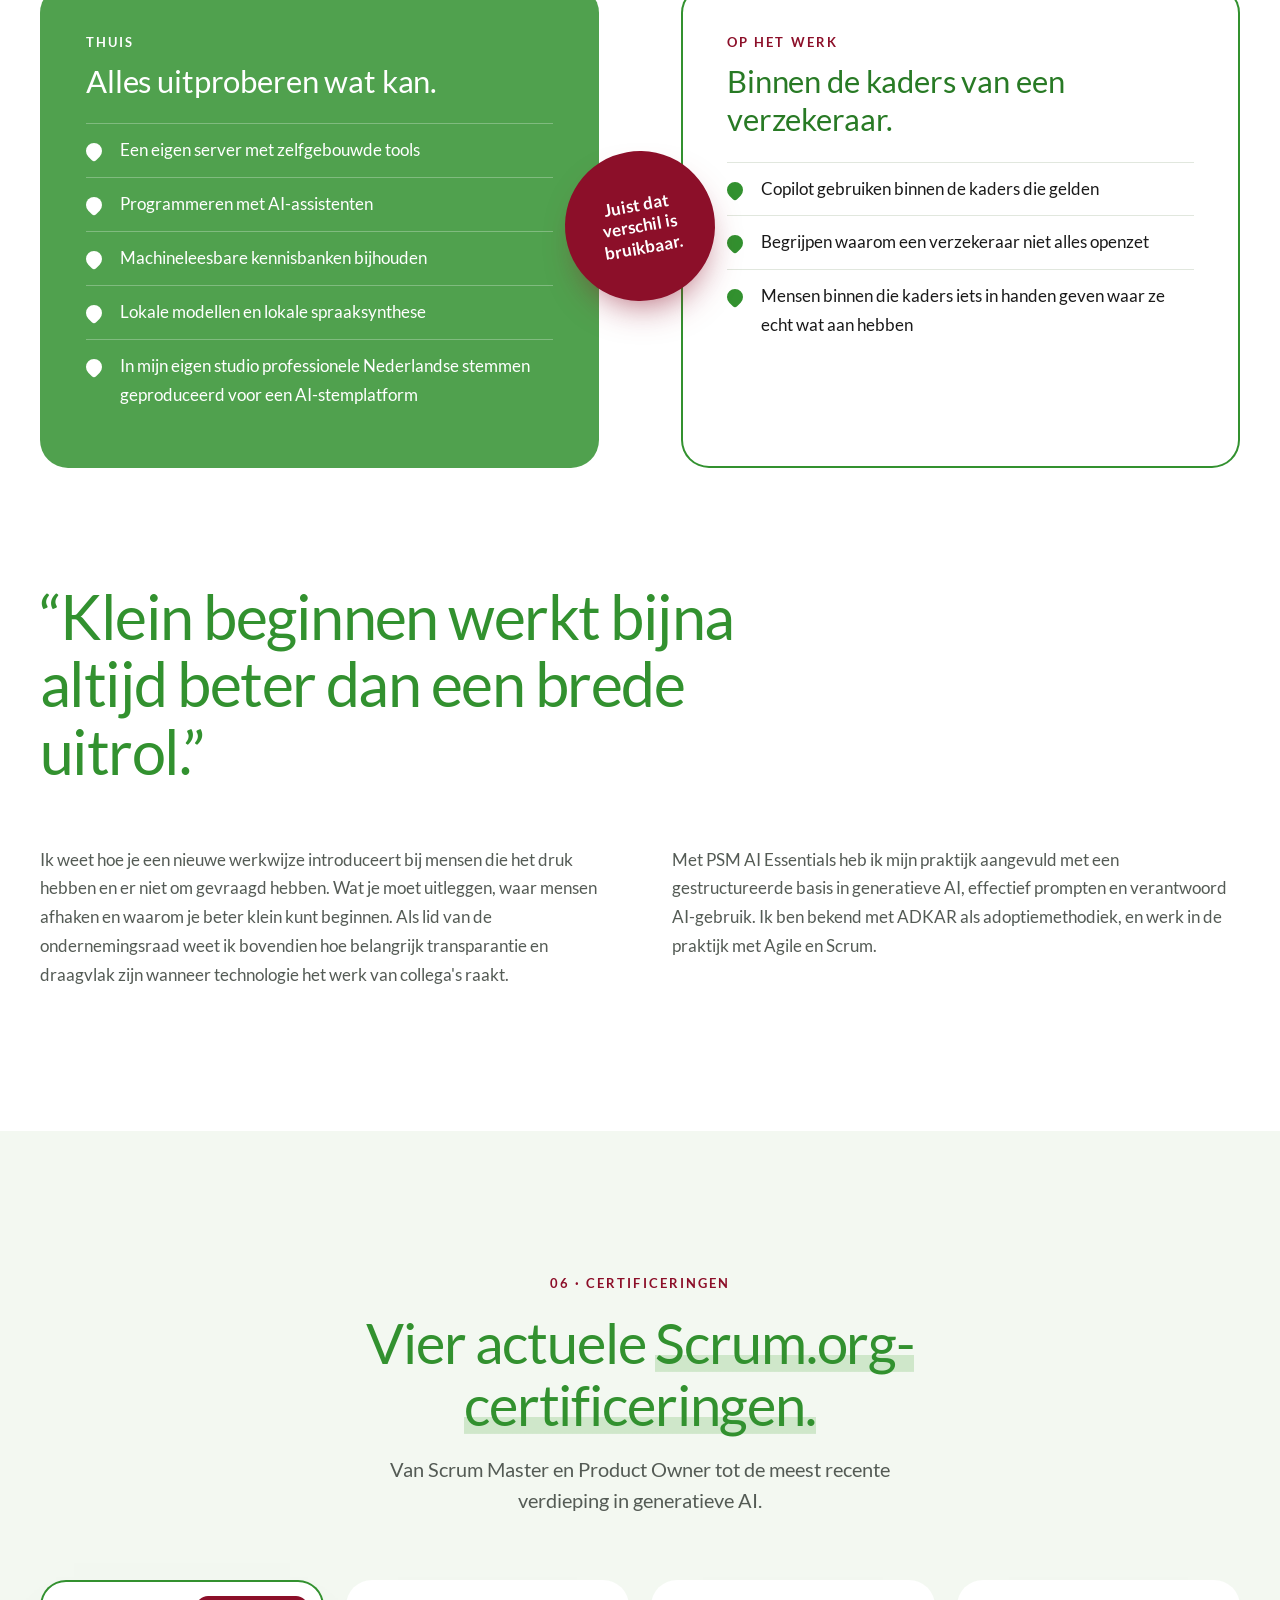
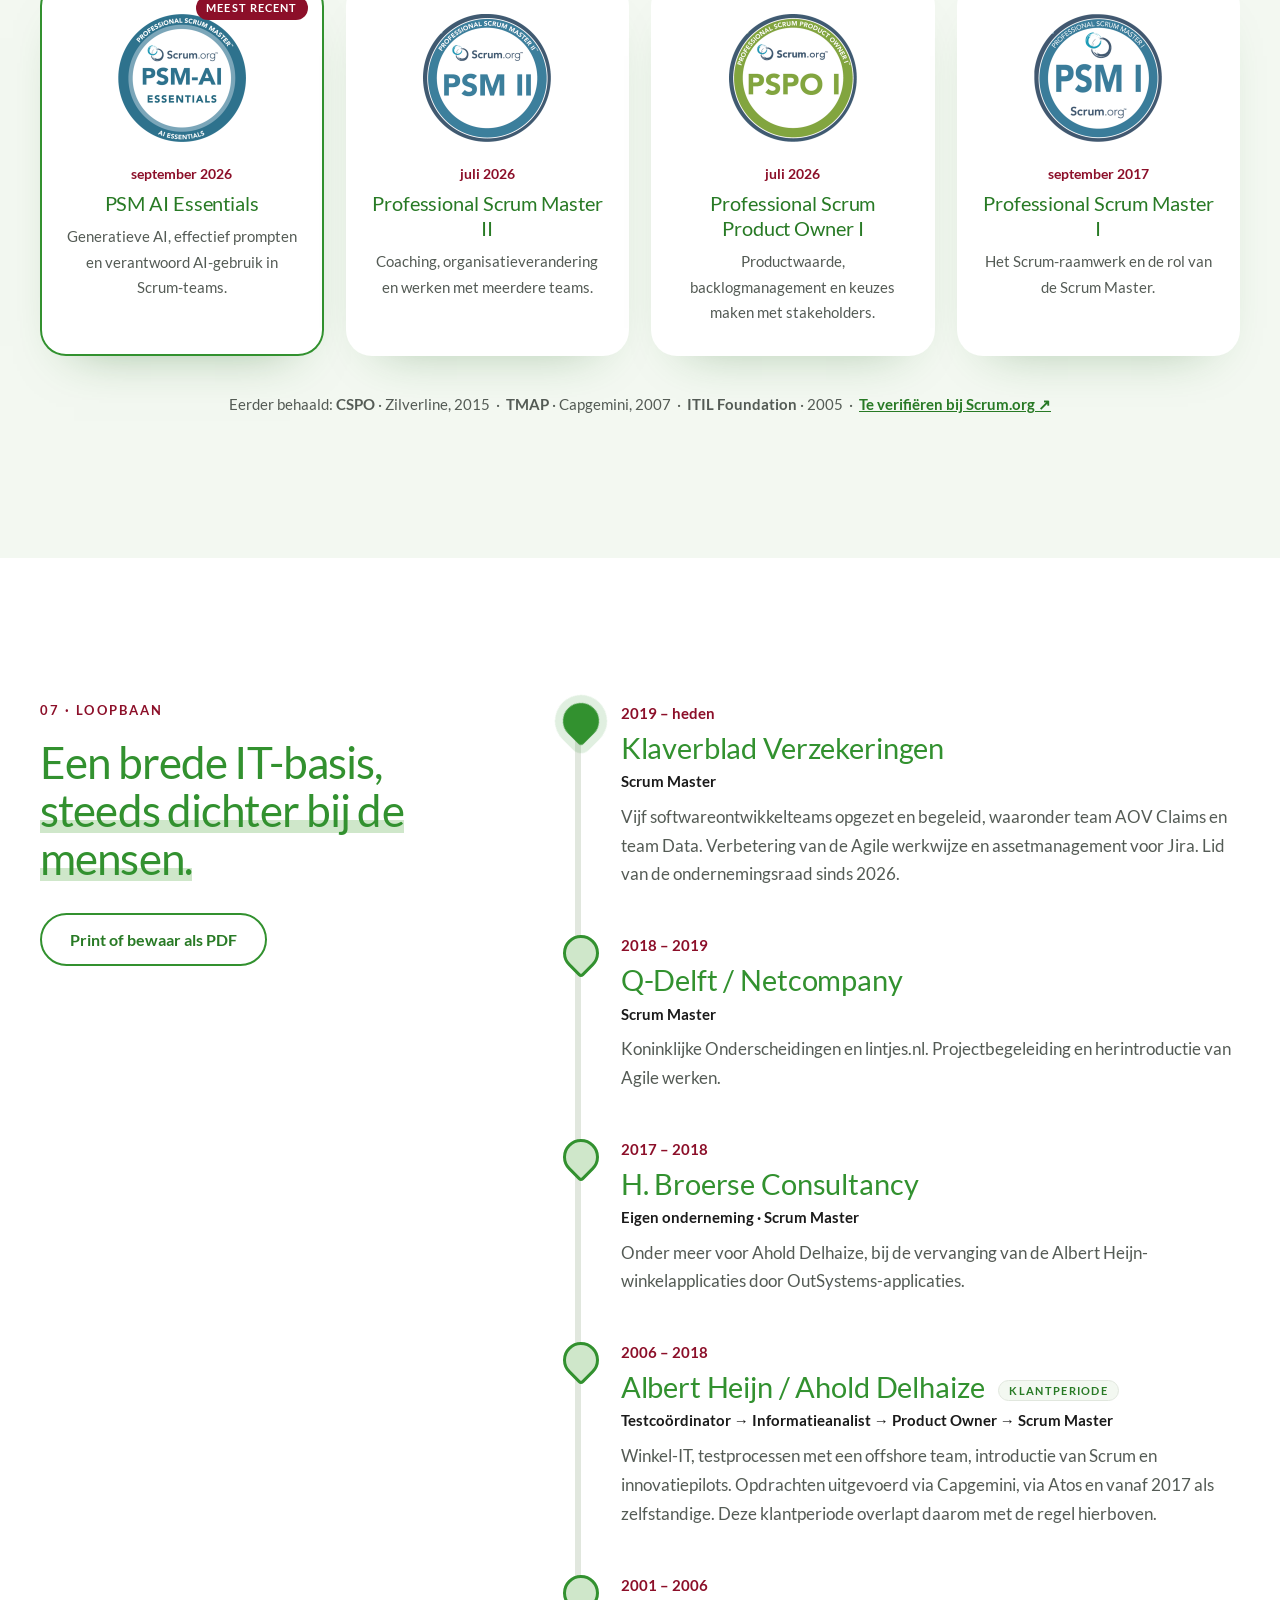
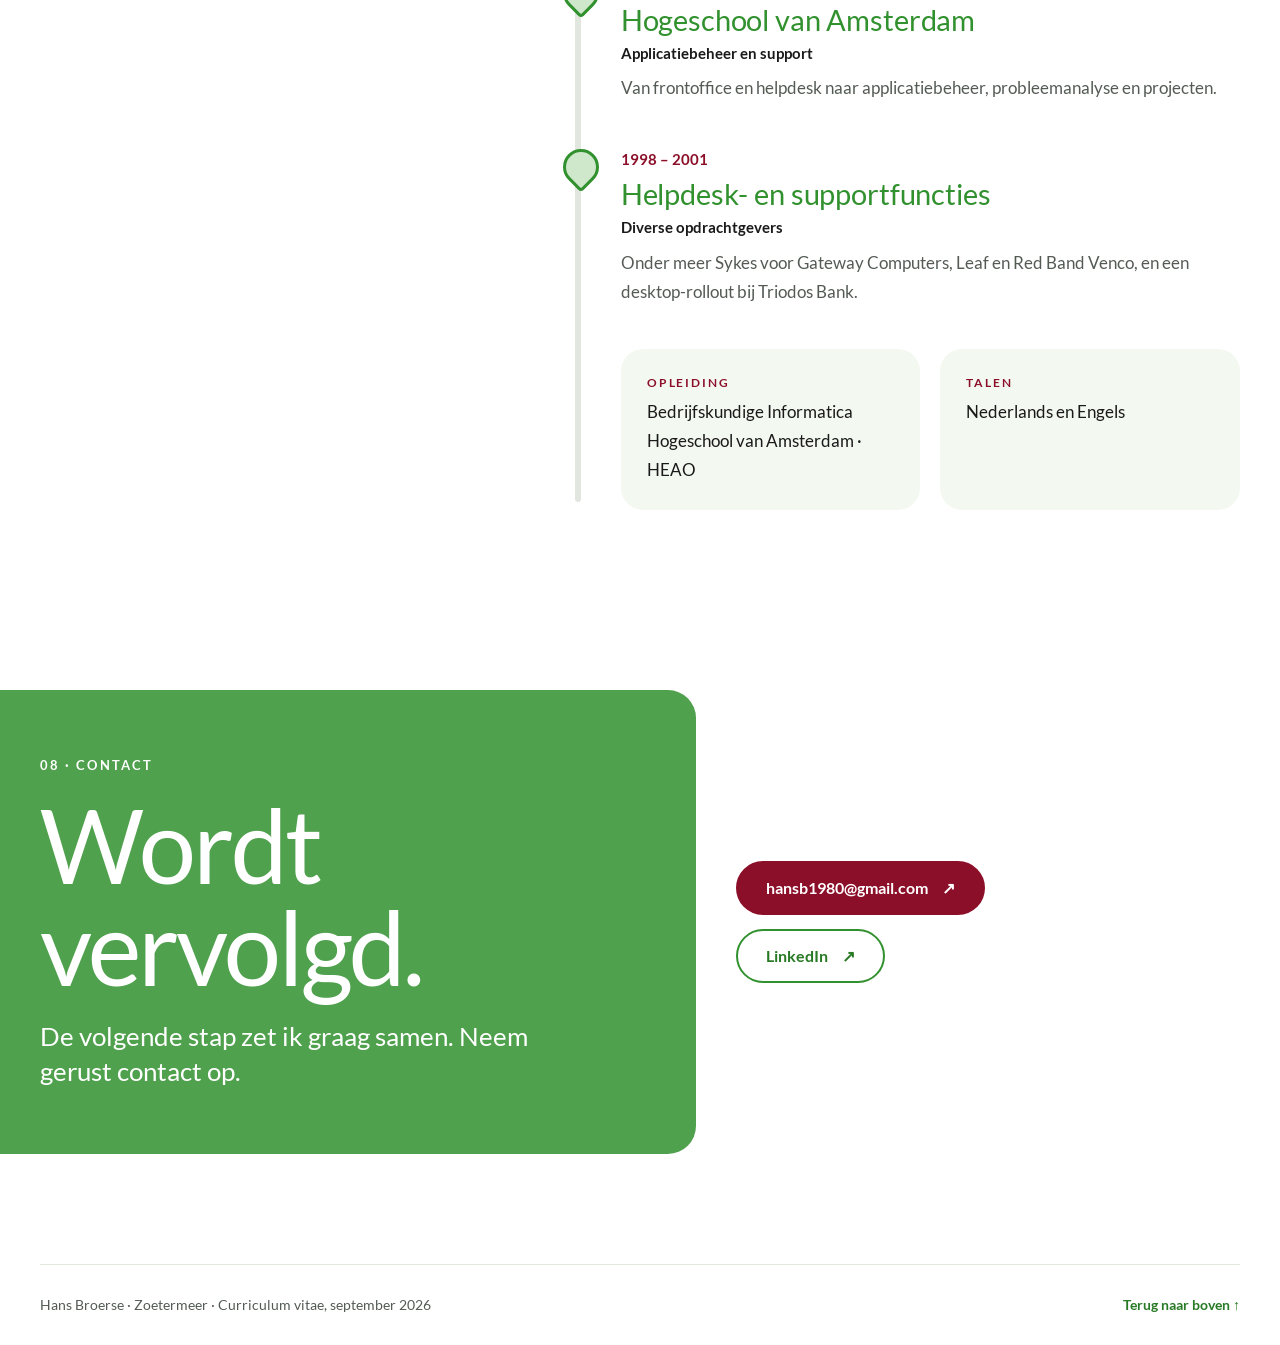
<file: varianten/e-ai-adoptie/index.html>
<!doctype html>
<html lang="nl">
<head>
  <meta charset="utf-8">
  <meta name="viewport" content="width=device-width, initial-scale=1">
  <title>Hans Broerse | Nieuwe technologie werkbaar maken</title>
  <meta name="description" content="Hans Broerse, Scrum Master bij Klaverblad Verzekeringen. Sinds 1998 in IT, sinds 2011 in Agile-rollen. Vijf teams opgezet en begeleid, en dagelijks zelf aan de slag met generatieve AI.">
  <meta name="robots" content="noindex, nofollow">
  <meta name="theme-color" content="#ffffff">
  <link rel="icon" href="../../assets/favicon.svg" type="image/svg+xml">
  <link rel="preload" href="../fonts/lato-400.woff2" as="font" type="font/woff2" crossorigin>
  <link rel="preload" href="../assets/portret-t.webp" as="image">
  <link rel="stylesheet" href="style.css">
  <script>document.documentElement.classList.add('js')</script>
  <script src="main.js" defer></script>
</head>
<body id="top">
  <a class="skip-link" href="#inhoud">Direct naar de inhoud</a>

  <svg width="0" height="0" class="defs" aria-hidden="true" focusable="false">
    <defs>
      <path id="leaf" d="M0,-6 C-9,-16 -47,-36 -47,-65 C-47,-87 -19,-95 0,-75 C19,-95 47,-87 47,-65 C47,-36 9,-16 0,-6 Z"/>
      <linearGradient id="leaf-a" x1="0" y1="1" x2="0" y2="0">
        <stop offset="0" stop-color="#287a25"/><stop offset="1" stop-color="#5fb35a"/>
      </linearGradient>
      <linearGradient id="leaf-b" x1="0" y1="1" x2="0" y2="0">
        <stop offset="0" stop-color="#32912f"/><stop offset="1" stop-color="#8fd08a"/>
      </linearGradient>
    </defs>
  </svg>

  <header class="topbar" data-topbar>
    <div class="wrap topbar-inner">
      <a class="wordmark" href="#top" aria-label="Hans Broerse, naar boven">
        <svg viewBox="-100 -100 200 200" aria-hidden="true"><g><use href="#leaf" transform="rotate(-45)"/><use href="#leaf" transform="rotate(45)"/><use href="#leaf" transform="rotate(135)"/><use href="#leaf" transform="rotate(225)"/></g></svg>
        Hans Broerse
      </a>
      <nav aria-label="Hoofdnavigatie">
        <a href="#profiel">Profiel</a>
        <a href="#aanpak">Aanpak</a>
        <a href="#werk">Werk</a>
        <a href="#ai">AI in de praktijk</a>
        <a href="#loopbaan">Loopbaan</a>
        <a href="#contact" class="nav-cta">Contact</a>
      </nav>
    </div>
  </header>

  <main id="inhoud">
    <section class="hero" aria-labelledby="hero-title">
      <div class="hero-bg" aria-hidden="true"></div>
      <div class="wrap hero-grid">
        <div class="hero-copy">
          <p class="eyebrow"><span class="dot" aria-hidden="true"></span>Scrum Master bij Klaverblad Verzekeringen · Zoetermeer</p>
          <div class="kader hero-kader">
            <h1 id="hero-title"><span class="ln"><span>Nieuwe</span></span> <span class="ln"><span>technologie</span></span> <span class="ln"><span>werkbaar maken.</span></span></h1>
          </div>
          <p class="hero-intro">Sinds 1998 werk ik in IT, sinds 2011 in Agile-rollen. Bij Klaverblad zette ik vijf teams op en begeleidde ik ze bij nieuwe manieren van werken. Complexe techniek vertaal ik naar keuzes waar mensen mee verder kunnen. Die ervaring zet ik nu gericht in voor AI-adoptie.</p>
          <div class="hero-actions">
            <a class="btn" href="#aanpak">Bekijk mijn aanpak <span aria-hidden="true">↓</span></a>
            <a class="btn btn-line" href="https://www.linkedin.com/in/hans-broerse-25328b5/">LinkedIn <span aria-hidden="true">↗</span></a>
          </div>
        </div>
        <div class="hero-visual">
          <svg class="hero-clover" viewBox="-110 -110 220 220" aria-hidden="true">
            <g class="spin">
              <g transform="rotate(-45)"><use class="grow" href="#leaf" style="--i:0"/></g>
              <g transform="rotate(45)"><use class="grow" href="#leaf" style="--i:1"/></g>
              <g transform="rotate(135)"><use class="grow" href="#leaf" style="--i:2"/></g>
              <g transform="rotate(225)"><use class="grow" href="#leaf" style="--i:3"/></g>
            </g>
          </svg>
          <img class="hero-portrait" src="../assets/portret-t.webp" width="1100" height="939" alt="Portretfoto van Hans Broerse" fetchpriority="high">
          <a class="bol" href="#contact"><span>Even bijpraten? Mail me gerust</span></a>
        </div>
      </div>
    </section>

    <section class="facts wrap" aria-labelledby="facts-title">
      <h2 class="sr-only" id="facts-title">Profiel in het kort</h2>
      <dl>
        <div><dt>In IT sinds</dt><dd><span data-count="1998" data-from="1960">1998</span></dd></div>
        <div><dt>In Agile-rollen sinds</dt><dd><span data-count="2011" data-from="1980">2011</span></dd></div>
        <div><dt>Jaar bij Klaverblad</dt><dd><span data-count="7">7</span></dd></div>
        <div><dt>Teams opgezet en begeleid</dt><dd><span data-count="5">5</span></dd></div>
        <div><dt>Actuele Scrum.org-certificeringen</dt><dd><span data-count="4">4</span></dd></div>
      </dl>
    </section>

    <section class="section profile" id="profiel" aria-labelledby="profiel-title">
      <div class="wrap">
        <div class="section-head" data-reveal>
          <p class="kicker">01 · Profiel</p>
          <h2 id="profiel-title">Sinds 1998 tussen techniek en <span class="hl">de mensen die ermee werken.</span></h2>
        </div>
        <div class="profile-grid">
          <div class="profile-text" data-reveal>
            <p class="lead">Mijn loopbaan begon bij de helpdesk. Daar leerde ik luisteren, doorvragen en technische problemen begrijpelijk maken. Dat is nog steeds de kern van mijn werk.</p>
            <p>Via applicatiebeheer, testcoördinatie en informatieanalyse groeide ik door naar Product Owner en Scrum Master. Ik ken het werk achter een idee en de samenwerking die nodig is om het in de praktijk te krijgen.</p>
            <p>Bij Klaverblad zette ik in zeven jaar vijf softwareontwikkelteams op en begeleidde ik ze. Ik faciliteer hun overleggen, voer verbeteringen in de werkwijze door en help teams, Product Owners en leidinggevenden om tot werkbare afspraken te komen. Zeven jaar in dezelfde organisatie betekent ook dat ik weet hoe besluitvorming hier loopt en waar verandering blijft steken.</p>
          </div>
          <ol class="stairs" aria-label="Zes rollen in IT sinds 1998, en AI-adoptie als volgende stap" data-reveal>
            <li style="--s:1"><span class="bar"></span><span class="role">Helpdesk en support</span></li>
            <li style="--s:2"><span class="bar"></span><span class="role">Applicatiebeheer</span></li>
            <li style="--s:3"><span class="bar"></span><span class="role">Testcoördinator</span></li>
            <li style="--s:4"><span class="bar"></span><span class="role">Informatieanalist</span></li>
            <li style="--s:5"><span class="bar"></span><span class="role">Product Owner</span></li>
            <li style="--s:6" class="now"><span class="bar"></span><span class="role">Scrum Master</span></li>
            <li style="--s:7" class="next"><span class="bar"></span><span class="role">Volgende stap: AI-adoptie</span></li>
          </ol>
        </div>
        <p class="statement" data-words>AI verandert niet als eerste de techniek, maar het werk van mensen. Precies daar ligt mijn ervaring.</p>
      </div>
    </section>

    <section class="section pillars" id="aanpak" aria-labelledby="aanpak-title">
      <div class="wrap">
        <div class="section-head centered" data-reveal>
          <p class="kicker">02 · Aanpak</p>
          <h2 id="aanpak-title">Vier bladen, <span class="hl">één klaver.</span></h2>
          <p class="section-sub">Zo help ik collega's om AI te begrijpen, te vertrouwen en toe te passen in hun dagelijkse werk.</p>
        </div>
        <div class="clover-grid">
          <article class="pillar p1" data-reveal>
            <span class="pnum">01</span>
            <h3>Begrijpen</h3>
            <p>Uitleggen zonder jargon. Wat generatieve AI wel en niet kan, in sessies en workshops die aansluiten bij het werk van de mensen aan tafel.</p>
          </article>
          <article class="pillar p2" data-reveal>
            <span class="pnum">02</span>
            <h3>Vertrouwen</h3>
            <p>Verantwoord gebruik binnen de kaders van een verzekeraar. Open zijn over wat er verandert, en ruimte maken om zorgen te bespreken.</p>
          </article>
          <div class="clover-center" aria-hidden="true">
            <svg viewBox="-110 -110 220 230">
              <path class="stem" d="M4,4 C10,40 28,70 22,112" />
              <g transform="rotate(-45)"><use class="leaf leaf-1" href="#leaf"/><path class="vein" d="M0,-12 L0,-68"/></g>
              <g transform="rotate(45)"><use class="leaf leaf-2" href="#leaf"/><path class="vein" d="M0,-12 L0,-68"/></g>
              <g transform="rotate(225)"><use class="leaf leaf-3" href="#leaf"/><path class="vein" d="M0,-12 L0,-68"/></g>
              <g transform="rotate(135)"><use class="leaf leaf-4" href="#leaf"/><path class="vein" d="M0,-12 L0,-68"/></g>
            </svg>
          </div>
          <article class="pillar p3" data-reveal>
            <span class="pnum">03</span>
            <h3>Toepassen</h3>
            <p>Klein beginnen bij echte taken. Samen met teams zoeken waar AI tijd of kwaliteit oplevert, en dat eerst uitproberen voordat het breder gaat.</p>
          </article>
          <article class="pillar p4" data-reveal>
            <span class="pnum">04</span>
            <h3>Verankeren</h3>
            <p>Van pilot naar vaste praktijk. Collega's die voorop lopen met elkaar verbinden, bijhouden wat werkt en dat breder uitrollen.</p>
          </article>
        </div>
      </div>
    </section>

    <section class="section proof" id="bewijs" aria-labelledby="bewijs-title">
      <div class="wrap proof-grid">
        <div class="section-head sticky" data-reveal>
          <p class="kicker">03 · Van vraag naar bewijs</p>
          <h2 id="bewijs-title">Wat de rol vraagt. <span class="hl">Wat ik meebreng.</span></h2>
          <p class="section-sub">Per punt wat ik heb gedaan, en eerlijk waar ik nog groei.</p>
          <ul class="legend">
            <li><span class="ico ico-done" aria-hidden="true"></span>Aantoonbaar gedaan</li>
            <li><span class="ico ico-grow" aria-hidden="true"></span>Deels, of in ontwikkeling</li>
          </ul>
        </div>
        <ol class="proof-list">
          <li data-reveal><h3>Adoptie- en verandertrajecten</h3><p>De Agile werkwijze bij Klaverblad opnieuw opgebouwd en in vijf teams van invoering naar vaste praktijk gebracht. Eerder Scrum geïntroduceerd op de innovatieafdeling van Ahold.</p></li>
          <li data-reveal><h3>Affiniteit met AI en generatieve AI</h3><p>Dagelijks zelf bouwen met AI: een eigen server, programmeren met AI-assistenten en lokale modellen. In 2026 PSM AI Essentials behaald.</p></li>
          <li data-reveal><h3>Trainingen en workshops geven</h3><p>Wekelijks sessies en workshops als Scrum Master. Workshops bij de invoering van SAFe, instructie in de Jira-werkwijze en wekelijkse workshops met winkelmedewerkers bij Albert Heijn.</p></li>
          <li data-reveal><h3>Presentatie en communicatie</h3><p>Presentaties en rapportages aan teams, stuurgroepen, management, directie en ondernemingsraad.</p></li>
          <li data-reveal><h3>Stakeholdermanagement</h3><p>Teams, Product Owners en leidinggevenden helpen om tot werkbare afspraken te komen. Bij Q-Delft de samenwerking tussen team en opdrachtgever weer op gang gebracht.</p></li>
          <li data-reveal><h3>Weerstand omzetten in beweging</h3><p>Bij Klaverblad begonnen toen het vertrouwen in Scrum laag was. Bij Q-Delft een vastgelopen project weer op koers gebracht, juist toen er scepsis was.</p></li>
          <li data-reveal><h3>Financiële dienstverlening <span class="pre">Pré</span></h3><p>Zeven jaar bij Klaverblad Verzekeringen. Ik ken de organisatie, de kaders en de mensen.</p></li>
          <li data-reveal class="grow"><h3>Microsoft Copilot <span class="pre">Pré</span></h3><p>Op mijn werk gebruik ik Copilot binnen de kaders die daar gelden. Een uitrol heb ik nog niet geleid.</p></li>
          <li data-reveal class="grow"><h3>ADKAR of vergelijkbaar <span class="pre">Pré</span></h3><p>Bekend met ADKAR als adoptiemethodiek, zonder daarin getraind te zijn. In de praktijk werk ik met Agile en Scrum.</p></li>
        </ol>
      </div>
    </section>

    <section class="section work" id="werk" aria-labelledby="werk-title">
      <div class="wrap">
        <div class="section-head" data-reveal>
          <p class="kicker">04 · Geselecteerd werk</p>
          <h2 id="werk-title">Van een nieuwe aanpak <span class="hl">naar de dagelijkse praktijk.</span></h2>
        </div>

        <article class="case" data-reveal>
          <div class="case-stat"><span class="big">5</span><span class="unit">teams opgezet<br>en begeleid</span></div>
          <div class="case-body">
            <p class="case-meta">Klaverblad Verzekeringen · Scrum Master · 2019 → heden</p>
            <h3>De Agile werkwijze van opzet naar praktijk.</h3>
            <p>Toen ik begon was het vertrouwen in Scrum laag en was de werkwijze in verval geraakt. Ik heb die stap voor stap opnieuw neergezet, verbeterd en over vijf teams uitgerold: vaste cadans, duidelijker backlogwerk en retrospectives die daadwerkelijk tot aanpassingen leiden. Als assetmanager voor Jira legde ik die werkwijze vast voor de softwareontwikkelteams, inclusief uitleg en begeleiding. Bij de invoering van SAFe gaf ik workshops en bouwde ik mee. Sinds 2026 begeleid ik team Data, dat data uit alle systemen verzamelt en dashboards bouwt voor de business.</p>
            <dl class="case-outcome">
              <div><dt>Resultaat</dt><dd>De Agile werkwijze ging in vijf teams van invoering naar vaste praktijk.</dd></div>
              <div><dt>Relevantie</dt><dd>Dagelijkse ervaring met teambegeleiding, verandering en de organisatie van Klaverblad zelf.</dd></div>
            </dl>
          </div>
        </article>

        <article class="case" data-reveal>
          <div class="case-stat"><span class="big">20+</span><span class="unit">mensen over<br>meerdere scrumteams</span></div>
          <div class="case-body">
            <p class="case-meta">Q-Delft / Netcompany · Scrum Master · 2018 → 2019</p>
            <h3>Een vastgelopen project weer op koers.</h3>
            <p>Voor Koninklijke Onderscheidingen en lintjes.nl kwam ik als Scrum Master op een project dat niet liep. Ik heb Agile werken opnieuw onder de aandacht gebracht, het ritme hersteld en de samenwerking tussen team en opdrachtgever weer op gang gebracht. Het team groeide naar ruim twintig mensen over meerdere scrumteams.</p>
            <p class="strike-line">De demovoorbereiding ging van <s>bijna twee dagen met het hele team</s> naar <strong>een paar uur voor één medewerker.</strong></p>
            <dl class="case-outcome">
              <div><dt>Resultaat</dt><dd>De ontwikkelsnelheid kwam ruim boven het afgesproken niveau en de eerste versie ging volgens planning in productie.</dd></div>
              <div><dt>Relevantie</dt><dd>Werken aan een gezamenlijke aanpak, juist als er scepsis is en bijsturing nodig is.</dd></div>
            </dl>
          </div>
        </article>

        <article class="case" data-reveal>
          <div class="case-stat"><span class="big">0→1</span><span class="unit">nieuw scrumteam,<br>wekelijkse workshops</span></div>
          <div class="case-body">
            <p class="case-meta">Albert Heijn / Ahold Delhaize · Scrum Master · 2017 → 2018</p>
            <h3>Winkelmedewerkers aan tafel in plaats van erover praten.</h3>
            <p>Bij de vervanging van de Albert Heijn-winkelapplicaties zette ik een geheel nieuw scrumteam op en organiseerde ik wekelijkse workshops met key-medewerkers uit de winkels. Daar haalden we requirements en user stories op en toetsten we wireframes in de winkel, voordat er iets gebouwd werd.</p>
            <dl class="case-outcome">
              <div><dt>Resultaat</dt><dd>De kanteling van &ldquo;het hoofdkantoor bedenkt hoe het winkelpersoneel moet werken&rdquo; naar samen ontwerpen met de mensen die ermee werken.</dd></div>
              <div><dt>Relevantie</dt><dd>Workshops met eindgebruikers als manier om draagvlak te bouwen voordat iets wordt uitgerold.</dd></div>
            </dl>
          </div>
        </article>

        <article class="case" data-reveal>
          <div class="case-stat"><span class="big">NL</span><span class="unit">van pilot naar<br>landelijk gebruik</span></div>
          <div class="case-body">
            <p class="case-meta">Ahold Innovation · Product Owner · 2014 → 2016</p>
            <h3>Van innovatiepilot naar landelijke uitrol.</h3>
            <p>Als Product Owner was ik verantwoordelijk voor Mijn Etos: de klantenkaart, de loyaliteitsapp en persoonlijke kortingen. Daarnaast werkte ik aan pilots met Bol.com in Albert Heijn-winkels, persoonlijke aanbiedingen en mobiel zelfscannen. Steeds met dezelfde vraag: wat is technisch mogelijk, en wat gaan klanten en winkelmedewerkers echt gebruiken?</p>
            <dl class="case-outcome">
              <div><dt>Resultaat</dt><dd>De Etos-klantenkaart, loyaliteitsapp en persoonlijke kortingen zijn landelijk in gebruik genomen.</dd></div>
              <div><dt>Relevantie</dt><dd>Nieuwe technologie vertalen naar concrete toepassingen, en pilots gebruiken om te leren voordat je opschaalt.</dd></div>
            </dl>
          </div>
        </article>
      </div>
    </section>

    <section class="section ai" id="ai" aria-labelledby="ai-title">
      <div class="wrap">
        <div class="section-head" data-reveal>
          <p class="kicker">05 · AI in de praktijk</p>
          <h2 id="ai-title">Weten wat er kan. <span class="hl">Weten wat verstandig is.</span></h2>
        </div>
        <div class="split">
          <article class="side side-home" data-reveal>
            <p class="side-label">Thuis</p>
            <h3>Alles uitproberen wat kan.</h3>
            <ul>
              <li>Een eigen server met zelfgebouwde tools</li>
              <li>Programmeren met AI-assistenten</li>
              <li>Machineleesbare kennisbanken bijhouden</li>
              <li>Lokale modellen en lokale spraaksynthese</li>
              <li>In mijn eigen studio professionele Nederlandse stemmen geproduceerd voor een AI-stemplatform</li>
            </ul>
          </article>
          <p class="bridge" data-reveal><span>Juist dat verschil is bruikbaar.</span></p>
          <article class="side side-work" data-reveal>
            <p class="side-label">Op het werk</p>
            <h3>Binnen de kaders van een verzekeraar.</h3>
            <ul>
              <li>Copilot gebruiken binnen de kaders die gelden</li>
              <li>Begrijpen waarom een verzekeraar niet alles openzet</li>
              <li>Mensen binnen die kaders iets in handen geven waar ze echt wat aan hebben</li>
            </ul>
          </article>
        </div>
        <blockquote class="quote" data-reveal>
          <p>“Klein beginnen werkt bijna altijd beter dan een brede uitrol.”</p>
        </blockquote>
        <div class="ai-columns" data-reveal>
          <p>Ik weet hoe je een nieuwe werkwijze introduceert bij mensen die het druk hebben en er niet om gevraagd hebben. Wat je moet uitleggen, waar mensen afhaken en waarom je beter klein kunt beginnen. Als lid van de ondernemingsraad weet ik bovendien hoe belangrijk transparantie en draagvlak zijn wanneer technologie het werk van collega's raakt.</p>
          <p>Met PSM AI Essentials heb ik mijn praktijk aangevuld met een gestructureerde basis in generatieve AI, effectief prompten en verantwoord AI-gebruik. Ik ben bekend met ADKAR als adoptiemethodiek, en werk in de praktijk met Agile en Scrum.</p>
        </div>
      </div>
    </section>

    <section class="section certs" id="certificaten" aria-labelledby="cert-title">
      <div class="wrap">
        <div class="section-head centered" data-reveal>
          <p class="kicker">06 · Certificeringen</p>
          <h2 id="cert-title">Vier actuele <span class="hl">Scrum.org-certificeringen.</span></h2>
          <p class="section-sub">Van Scrum Master en Product Owner tot de meest recente verdieping in generatieve AI.</p>
        </div>
        <div class="cert-grid">
          <article class="cert cert-new" data-reveal>
            <span class="cert-label">Meest recent</span>
            <img src="../../assets/psm-ai-essentials.png" width="512" height="512" loading="lazy" alt="Scrum.org Professional Scrum Master AI Essentials">
            <p class="cert-date">september 2026</p>
            <h3>PSM AI Essentials</h3>
            <p>Generatieve AI, effectief prompten en verantwoord AI-gebruik in Scrum-teams.</p>
          </article>
          <article class="cert" data-reveal>
            <img src="../../assets/psm-ii.png" width="512" height="512" loading="lazy" alt="Scrum.org Professional Scrum Master II">
            <p class="cert-date">juli 2026</p>
            <h3>Professional Scrum Master II</h3>
            <p>Coaching, organisatieverandering en werken met meerdere teams.</p>
          </article>
          <article class="cert" data-reveal>
            <img src="../../assets/pspo-i.png" width="512" height="512" loading="lazy" alt="Scrum.org Professional Scrum Product Owner I">
            <p class="cert-date">juli 2026</p>
            <h3>Professional Scrum Product Owner I</h3>
            <p>Productwaarde, backlogmanagement en keuzes maken met stakeholders.</p>
          </article>
          <article class="cert" data-reveal>
            <img src="../../assets/psm-i.png" width="512" height="512" loading="lazy" alt="Scrum.org Professional Scrum Master I">
            <p class="cert-date">september 2017</p>
            <h3>Professional Scrum Master I</h3>
            <p>Het Scrum-raamwerk en de rol van de Scrum Master.</p>
          </article>
        </div>
        <p class="cert-foot">Eerder behaald: <strong>CSPO</strong> · Zilverline, 2015 &nbsp;·&nbsp; <strong>TMAP</strong> · Capgemini, 2007 &nbsp;·&nbsp; <strong>ITIL Foundation</strong> · 2005 &nbsp;·&nbsp; <a href="https://www.scrum.org/certification-list">Te verifiëren bij Scrum.org <span aria-hidden="true">↗</span></a></p>
      </div>
    </section>

    <section class="section career" id="loopbaan" aria-labelledby="loopbaan-title">
      <div class="wrap career-grid">
        <div class="section-head sticky" data-reveal>
          <p class="kicker">07 · Loopbaan</p>
          <h2 id="loopbaan-title">Een brede IT-basis, <span class="hl">steeds dichter bij de mensen.</span></h2>
          <button class="btn btn-line print-btn" type="button" data-print>Print of bewaar als PDF</button>
        </div>
        <div class="stem-wrap">
          <div class="stem-line" aria-hidden="true"><span data-stem></span></div>
          <ol class="timeline">
            <li data-reveal class="current"><span class="yrs">2019 – heden</span><h3>Klaverblad Verzekeringen</h3><p class="role">Scrum Master</p><p>Vijf softwareontwikkelteams opgezet en begeleid, waaronder team AOV Claims en team Data. Verbetering van de Agile werkwijze en assetmanagement voor Jira. Lid van de ondernemingsraad sinds 2026.</p></li>
            <li data-reveal><span class="yrs">2018 – 2019</span><h3>Q-Delft / Netcompany</h3><p class="role">Scrum Master</p><p>Koninklijke Onderscheidingen en lintjes.nl. Projectbegeleiding en herintroductie van Agile werken.</p></li>
            <li data-reveal><span class="yrs">2017 – 2018</span><h3>H. Broerse Consultancy</h3><p class="role">Eigen onderneming · Scrum Master</p><p>Onder meer voor Ahold Delhaize, bij de vervanging van de Albert Heijn-winkelapplicaties door OutSystems-applicaties.</p></li>
            <li data-reveal><span class="yrs">2006 – 2018</span><h3>Albert Heijn / Ahold Delhaize <span class="tag">Klantperiode</span></h3><p class="role">Testcoördinator → Informatieanalist → Product Owner → Scrum Master</p><p>Winkel-IT, testprocessen met een offshore team, introductie van Scrum en innovatiepilots. Opdrachten uitgevoerd via Capgemini, via Atos en vanaf 2017 als zelfstandige. Deze klantperiode overlapt daarom met de regel hierboven.</p></li>
            <li data-reveal><span class="yrs">2001 – 2006</span><h3>Hogeschool van Amsterdam</h3><p class="role">Applicatiebeheer en support</p><p>Van frontoffice en helpdesk naar applicatiebeheer, probleemanalyse en projecten.</p></li>
            <li data-reveal><span class="yrs">1998 – 2001</span><h3>Helpdesk- en supportfuncties</h3><p class="role">Diverse opdrachtgevers</p><p>Onder meer Sykes voor Gateway Computers, Leaf en Red Band Venco, en een desktop-rollout bij Triodos Bank.</p></li>
          </ol>
          <div class="extras" data-reveal>
            <div><h3>Opleiding</h3><p>Bedrijfskundige Informatica<br>Hogeschool van Amsterdam · HEAO</p></div>
            <div><h3>Talen</h3><p>Nederlands en Engels</p></div>
          </div>
        </div>
      </div>
    </section>
  </main>

  <footer class="contact" id="contact">
    <div class="wrap contact-grid">
      <div class="kader contact-kader" data-reveal>
        <p class="kicker">08 · Contact</p>
        <h2>Wordt vervolgd.</h2>
        <p class="contact-dek">De volgende stap zet ik graag samen. Neem gerust contact op.</p>
      </div>
      <div class="contact-links" data-reveal>
        <a class="btn" href="mailto:hansb1980@gmail.com">hansb1980@gmail.com <span aria-hidden="true">↗</span></a>
        <a class="btn btn-line" href="https://www.linkedin.com/in/hans-broerse-25328b5/">LinkedIn <span aria-hidden="true">↗</span></a>
      </div>
    </div>
    <div class="wrap foot">
      <span>Hans Broerse · Zoetermeer · Curriculum vitae, september 2026</span>
      <a href="#top">Terug naar boven <span aria-hidden="true">↑</span></a>
    </div>
  </footer>
</body>
</html>
</file>
<file: styles.css>
@font-face { font-family: 'Lato'; src: url(assets/lato-400.woff2) format('woff2'); font-weight: 400; font-style: normal; font-display: swap; }
@font-face { font-family: 'Lato'; src: url(assets/lato-400-italic.woff2) format('woff2'); font-weight: 400; font-style: italic; font-display: swap; }
@font-face { font-family: 'Lato'; src: url(assets/lato-700.woff2) format('woff2'); font-weight: 700; font-style: normal; font-display: swap; }

/* Klaverblad house style: Klaverbladgroen for headings, Klaverbladrood for subheads and calls to action,
   black body copy on white, Lato Regular with Lato Bold only for emphasis. Grachtengroen is reserved for the logo. */
:root {
  --green: #32912f;
  --green-ink: #287a25;
  --green-deep: #1f6a1d;
  --green-85: rgba(50, 145, 47, .85);
  --green-soft: #cfe7ca;
  --tint: #f3f8f1;
  --red: #8c0f29;
  --red-dark: #6f0b20;
  --ink: #1a1a1a;
  --muted: #545b55;
  --line: #e1e7de;
  --font: 'Lato', 'Segoe UI', Arial, sans-serif;
  --radius: 28px;
  --ease: cubic-bezier(.2, .8, .2, 1);
}

* { box-sizing: border-box; }
html { scroll-behavior: smooth; scroll-padding-top: 84px; }
body { margin: 0; background: #fff; color: var(--ink); font: 400 17px/1.7 var(--font); -webkit-font-smoothing: antialiased; }
img { max-width: 100%; height: auto; display: block; }
h1, h2, h3, p, dl, dd, ol, ul, blockquote { margin: 0; }
ol, ul { padding: 0; list-style: none; }
a { color: inherit; }
strong { font-weight: 700; }
::selection { background: var(--green-soft); color: var(--ink); }
:focus-visible { outline: 3px solid var(--red); outline-offset: 4px; border-radius: 4px; }
.wrap { width: min(1200px, calc(100% - 80px)); margin-inline: auto; }
.sr-only { position: absolute; width: 1px; height: 1px; overflow: hidden; clip-path: inset(50%); white-space: nowrap; }
.defs { position: absolute; }
.skip-link { position: fixed; z-index: 100; top: 12px; left: 12px; padding: 12px 20px; background: var(--ink); color: #fff; border-radius: 8px; transform: translateY(-200%); }
.skip-link:focus { transform: none; }

h1, h2, h3 { font-weight: 400; color: var(--green); }
h2 { font-size: clamp(2.2rem, 4.4vw, 3.8rem); line-height: 1.1; letter-spacing: -.02em; }
h3 { color: var(--green-ink); line-height: 1.25; letter-spacing: -.005em; }
.kicker { font-size: 13px; font-weight: 700; letter-spacing: .16em; text-transform: uppercase; color: var(--red); margin-bottom: 18px; }
.section { padding-block: clamp(80px, 11vw, 150px); position: relative; }
.section-head { margin-bottom: clamp(40px, 5vw, 64px); max-width: 800px; }
.section-head.centered { text-align: center; margin-inline: auto; }
.section-head.centered .section-sub { margin-inline: auto; }
.section-sub { max-width: 580px; margin-top: 18px; font-size: 1.25rem; line-height: 1.55; color: var(--muted); }

/* Marker under the second half of a heading, drawn in when the heading comes into view */
.hl { background: linear-gradient(var(--green-soft), var(--green-soft)) no-repeat 0 92% / var(--hw, 100%) .3em; transition: background-size 1.2s var(--ease) .35s; box-decoration-break: clone; -webkit-box-decoration-break: clone; }
.js [data-reveal]:not(.is-in) .hl { --hw: 0%; }

/* The green frame from the brand manual: 85% Klaverbladgroen, rounded corners, bleeding off one edge */
.kader { position: relative; color: #fff; isolation: isolate; }
.kader::before { content: ''; position: absolute; z-index: -1; inset: 0 0 0 -100vw; background: var(--green-85); border-radius: 0 var(--radius) var(--radius) 0; }
.kader h1, .kader h2 { color: #fff; }

/* Buttons: Klaverbladrood for calls to action */
.btn { display: inline-flex; align-items: center; gap: 14px; padding: 15px 28px; border-radius: 999px; background: var(--red); color: #fff; font: 700 16px var(--font); text-decoration: none; border: 2px solid var(--red); cursor: pointer; transition: transform .3s var(--ease), background .3s, color .3s, box-shadow .3s, border-color .3s; }
.btn:hover { transform: translateY(-2px); background: var(--red-dark); border-color: var(--red-dark); box-shadow: 0 14px 30px -12px rgba(140, 15, 41, .6); }
.btn-line { background: transparent; color: var(--green-ink); border-color: var(--green); }
.btn-line:hover { background: var(--green); border-color: var(--green); color: #fff; box-shadow: none; }

/* Topbar */
.topbar { position: fixed; inset: 0 0 auto; z-index: 50; transition: background .4s, box-shadow .4s; }
.topbar-inner { display: flex; align-items: center; justify-content: space-between; height: 76px; gap: 24px; }
.topbar.scrolled { background: rgba(255, 255, 255, .92); backdrop-filter: blur(14px); -webkit-backdrop-filter: blur(14px); box-shadow: 0 1px 0 var(--line); }
.wordmark { display: inline-flex; align-items: center; gap: 12px; font-size: 21px; font-weight: 700; color: var(--green-ink); text-decoration: none; white-space: nowrap; }
.wordmark svg { width: 28px; height: 28px; fill: var(--green); transition: transform .8s var(--ease); }
.wordmark:hover svg { transform: rotate(90deg); }
nav { display: flex; align-items: center; gap: 30px; font-size: 15px; }
nav a { text-decoration: none; color: var(--ink); transition: color .2s; }
nav a:hover { color: var(--green-ink); }
.nav-cta { padding: 8px 20px; border-radius: 999px; background: var(--red); color: #fff !important; font-weight: 700; }
.nav-cta:hover { background: var(--red-dark); }

/* Hero */
.hero { position: relative; min-height: min(100svh, 960px); padding-top: 76px; overflow: hidden; isolation: isolate; }
.hero-bg { position: absolute; inset: 0; z-index: -1;
  background:
    radial-gradient(45% 60% at 76% 58%, rgba(50, 145, 47, .2), transparent 70%),
    linear-gradient(180deg, #fff 0%, #fff 30%, var(--tint) 100%); }
.hero-grid { display: grid; grid-template-columns: 1.1fr 1fr; align-items: end; min-height: calc(min(100svh, 960px) - 76px); gap: 24px; }
.hero-copy { align-self: center; padding-block: 40px 130px; position: relative; z-index: 2; }
.eyebrow { display: inline-flex; align-items: center; gap: 12px; padding: 8px 18px 8px 14px; border-radius: 999px; background: #fff; border: 1px solid var(--line); box-shadow: 0 8px 24px -16px rgba(31, 106, 29, .5); font-size: 14px; margin-bottom: 28px; }
.dot { width: 9px; height: 9px; border-radius: 50%; background: var(--green); animation: pulse 2.4s infinite; }
@keyframes pulse { 0% { box-shadow: 0 0 0 0 rgba(50, 145, 47, .6); } 70%, 100% { box-shadow: 0 0 0 10px rgba(50, 145, 47, 0); } }
.hero-kader { margin-right: -14%; padding: clamp(28px, 3.4vw, 46px) clamp(28px, 3.6vw, 52px) clamp(30px, 3.6vw, 50px) 0; }
h1 { font-size: clamp(2.5rem, 6vw, 5.8rem); line-height: 1.02; letter-spacing: -.025em; }
h1 .ln { display: block; overflow: hidden; padding-bottom: .1em; margin-bottom: -.1em; }
h1 .ln > span { display: inline-block; }
.hero-intro { max-width: 540px; margin-top: 30px; font-size: 18px; line-height: 1.65; }
.hero-actions { display: flex; flex-wrap: wrap; gap: 14px; margin-top: 34px; }

.hero-visual { position: relative; align-self: end; height: 100%; min-height: 560px; }
.hero-clover { position: absolute; width: 112%; left: -6%; top: 4%; }
.hero-clover .spin { transform-origin: 0 0; animation: spin 90s linear infinite; }
.hero-clover use { fill: rgba(50, 145, 47, .1); stroke: rgba(50, 145, 47, .4); stroke-width: .6; }
@keyframes spin { to { transform: rotate(360deg); } }
.hero-portrait { position: absolute; bottom: 0; left: 50%; width: min(112%, 700px); max-width: none; transform: translateX(-50%); filter: drop-shadow(0 30px 50px rgba(31, 106, 29, .28)); }

/* Call-to-action ball, as in the brand manual: red with white letters, subordinate to the headline */
.bol { position: absolute; z-index: 3; top: 14%; right: 2%; display: grid; place-items: center; width: 136px; aspect-ratio: 1; border-radius: 50%; background: var(--red); color: #fff; text-align: center; text-decoration: none; font-weight: 700; font-size: 15px; line-height: 1.25; padding: 20px; transform: rotate(-12deg); box-shadow: 0 18px 36px -16px rgba(140, 15, 41, .7); transition: transform .5s var(--ease); }
.bol:hover { transform: rotate(-4deg) scale(1.06); }

/* Facts */
.facts { position: relative; z-index: 3; margin-top: -60px; }
.facts dl { display: grid; grid-template-columns: repeat(5, 1fr); background: #fff; border-radius: 24px; box-shadow: 0 30px 70px -34px rgba(31, 106, 29, .45), 0 0 0 1px var(--line); overflow: hidden; }
.facts dl > div { padding: 26px 26px 24px; display: flex; flex-direction: column-reverse; justify-content: flex-end; gap: 8px; }
.facts dl > div + div { border-left: 1px solid var(--line); }
.facts dt { font-size: 14px; line-height: 1.4; color: var(--muted); }
.facts dd { font-size: clamp(2.4rem, 3.8vw, 3.3rem); line-height: 1; color: var(--green); letter-spacing: -.02em; font-variant-numeric: tabular-nums; }

/* Profile */
.profile-grid { display: grid; grid-template-columns: 1fr 1fr; gap: clamp(40px, 7vw, 110px); align-items: end; }
.profile-text p + p { margin-top: 18px; }
.profile-text p { color: var(--muted); }
.lead { font-size: clamp(1.3rem, 1.9vw, 1.55rem); line-height: 1.5; color: var(--ink) !important; }
.stairs { display: grid; grid-template-columns: repeat(7, 1fr); align-items: end; gap: 10px; height: 400px; }
.stairs li { position: relative; height: calc(30% + var(--s) * 10%); display: flex; flex-direction: column; justify-content: flex-end; }
.stairs .bar { position: absolute; inset: 0; border-radius: 14px 14px 4px 4px; background: linear-gradient(180deg, #8fd08a, var(--green)); opacity: calc(.3 + var(--s) * .1); transform-origin: bottom; transition: transform 1s var(--ease) calc(var(--s) * 90ms); }
.stairs .now .bar { background: linear-gradient(180deg, var(--green), var(--green-deep)); opacity: 1; box-shadow: 0 20px 40px -18px rgba(31, 106, 29, .8); }
.stairs .next .bar { background: repeating-linear-gradient(-45deg, rgba(140, 15, 41, .07) 0 8px, transparent 8px 16px); border: 2px dashed var(--red); opacity: 1; }
.stairs .role { position: relative; writing-mode: vertical-rl; transform: rotate(180deg); align-self: center; padding: 16px 0; font-size: 15px; font-weight: 700; color: var(--ink); white-space: nowrap; }
.stairs .now .role { color: #fff; }
.stairs .next .role { color: var(--red); }
.js .stairs:not(.is-in) .bar { transform: scaleY(0); }
.statement { max-width: 980px; margin-top: clamp(70px, 9vw, 120px); font-size: clamp(1.8rem, 3.5vw, 3rem); line-height: 1.22; letter-spacing: -.015em; color: var(--ink); }
.statement .word { transition: opacity .25s linear; }
.js .statement .word { opacity: .15; }
.js .statement .word.lit { opacity: 1; }
.statement .word.accent { color: var(--green); }

/* Pillars */
.pillars { background: var(--tint); overflow: hidden; }
.clover-grid { display: grid; grid-template-columns: 1fr minmax(260px, 360px) 1fr; grid-template-rows: auto auto; gap: 28px 34px; align-items: center; }
.clover-center { grid-column: 2; grid-row: 1 / span 2; }
.clover-center svg { width: 100%; overflow: visible; }
.p1 { grid-column: 1; grid-row: 1; border-radius: 90px 26px 8px 26px; }
.p2 { grid-column: 3; grid-row: 1; border-radius: 26px 90px 26px 8px; }
.p3 { grid-column: 1; grid-row: 2; border-radius: 26px 8px 26px 90px; }
.p4 { grid-column: 3; grid-row: 2; border-radius: 8px 26px 90px 26px; }
.pillar { position: relative; padding: 30px 32px 32px; background: #fff; box-shadow: 0 1px 0 rgba(31, 106, 29, .06), 0 24px 50px -34px rgba(31, 106, 29, .4); transition: transform .45s var(--ease), box-shadow .45s var(--ease), background .45s, color .45s; }
.pillar:hover { transform: translateY(-6px); background: var(--green); color: #fff; box-shadow: 0 30px 60px -30px rgba(31, 106, 29, .8); }
.pillar:hover p, .pillar:hover h3, .pillar:hover .pnum { color: #fff; }
.pnum { font-size: 2.3rem; line-height: 1; color: var(--green); transition: color .45s; }
.pillar h3 { font-size: 1.7rem; margin-block: 12px 10px; color: var(--red); transition: color .45s; }
.pillar p { font-size: 16px; color: var(--muted); transition: color .45s; }
.leaf { fill: url(#leaf-b); transform-box: fill-box; transform-origin: 50% 100%; transition: transform .6s var(--ease), filter .4s; }
.leaf-1, .leaf-4 { fill: url(#leaf-a); }
.vein { stroke: rgba(255, 255, 255, .4); stroke-width: 1.4; fill: none; stroke-linecap: round; pointer-events: none; }
.stem { stroke: var(--green-ink); stroke-width: 7; fill: none; stroke-linecap: round; stroke-dasharray: 140; stroke-dashoffset: 0; transition: stroke-dashoffset 1.2s var(--ease); }
.clover-grid:has(.p1:hover) .leaf-1,
.clover-grid:has(.p2:hover) .leaf-2,
.clover-grid:has(.p3:hover) .leaf-3,
.clover-grid:has(.p4:hover) .leaf-4 { transform: scale(1.1); filter: brightness(1.12) drop-shadow(0 6px 10px rgba(31, 106, 29, .35)); }
.js .clover-center:not(.is-in) .leaf { transform: scale(0); }
.clover-center.is-in .leaf { animation: grow-leaf 1s var(--ease) backwards; }
.clover-center.is-in .leaf-2 { animation-delay: .15s; }
.clover-center.is-in .leaf-4 { animation-delay: .3s; }
.clover-center.is-in .leaf-3 { animation-delay: .45s; }
@keyframes grow-leaf { from { transform: scale(0); } }
.js .clover-center:not(.is-in) .stem { stroke-dashoffset: 140; }

/* Proof */
.proof-grid { display: grid; grid-template-columns: 1fr 1.25fr; gap: clamp(40px, 7vw, 100px); align-items: start; }
.sticky { position: sticky; top: 120px; }
.legend { display: grid; gap: 10px; margin-top: 28px; font-size: 15px; color: var(--muted); }
.legend li { display: flex; align-items: center; gap: 12px; }
.ico, .proof-list li::before { flex: none; width: 42px; height: 42px; border-radius: 50% 50% 50% 8px; background: var(--green) url("data:image/svg+xml,%3Csvg xmlns='http://www.w3.org/2000/svg' viewBox='0 0 24 24' fill='none' stroke='white' stroke-width='3' stroke-linecap='round' stroke-linejoin='round'%3E%3Cpath d='M5 12.5l4.5 4.5L19 7.5'/%3E%3C/svg%3E") center / 20px no-repeat; }
.legend .ico { width: 28px; height: 28px; background-size: 14px; }
.ico-grow, .proof-list li.grow::before { background: #fff url("data:image/svg+xml,%3Csvg xmlns='http://www.w3.org/2000/svg' viewBox='0 0 24 24' fill='none' stroke='%2332912f' stroke-width='3' stroke-linecap='round' stroke-linejoin='round'%3E%3Cpath d='M12 19V6M6 12l6-6 6 6'/%3E%3C/svg%3E") center / 20px no-repeat; box-shadow: inset 0 0 0 2px var(--green); }
.legend .ico-grow { background-size: 14px; }
.proof-list li { display: grid; grid-template-columns: 56px minmax(0, 1fr); column-gap: 20px; padding: 26px 0; border-top: 1px solid var(--line); }
.proof-list li:last-child { border-bottom: 1px solid var(--line); }
.proof-list li::before { content: ''; grid-row: 1 / span 2; }
.proof-list h3 { font-size: 1.35rem; hyphens: auto; -webkit-hyphens: auto; }
.proof-list p { color: var(--muted); margin-top: 6px; }
.pre { display: inline-block; vertical-align: 3px; margin-left: 8px; padding: 2px 10px; border-radius: 999px; background: var(--red); color: #fff; font-size: 11px; font-weight: 700; letter-spacing: .12em; text-transform: uppercase; }

/* Work */
.work { background: var(--tint); }
.case { display: grid; grid-template-columns: 290px 1fr; gap: clamp(30px, 5vw, 70px); padding: clamp(30px, 4vw, 54px); border-radius: 32px; background: #fff; box-shadow: 0 24px 60px -40px rgba(31, 106, 29, .45); }
.case + .case { margin-top: 28px; }
.case-stat { display: flex; flex-direction: column; justify-content: space-between; padding: 30px; border-radius: var(--radius); background: var(--green); color: #fff; min-height: 240px; position: relative; overflow: hidden; }
.case-stat::after { content: ''; position: absolute; width: 220px; height: 220px; right: -70px; bottom: -70px; border-radius: 50% 50% 50% 0; background: rgba(255, 255, 255, .12); transform: rotate(-45deg); }
.case-stat .big { font-size: clamp(4.2rem, 7vw, 6rem); line-height: .95; letter-spacing: -.03em; }
.case-stat .unit { font-size: 16px; line-height: 1.4; font-weight: 700; position: relative; z-index: 1; }
.case-meta { font-size: 12px; font-weight: 700; letter-spacing: .14em; text-transform: uppercase; color: var(--red); }
.case h3 { font-size: clamp(1.7rem, 2.7vw, 2.2rem); line-height: 1.15; letter-spacing: -.015em; margin-block: 14px 18px; color: var(--green); }
.case-body > p:not(.case-meta) { color: var(--muted); }
.strike-line { font-size: 1.3rem; line-height: 1.45; color: var(--ink) !important; margin-top: 1em; }
.strike-line s { text-decoration: none; color: var(--muted); background: linear-gradient(var(--red), var(--red)) no-repeat 0 58% / var(--sw, 100%) 2px; transition: background-size 1.1s var(--ease) .4s; }
.js .case:not(.is-in) .strike-line s { --sw: 0%; }
.strike-line strong { color: var(--green-ink); }
.case-outcome { display: grid; grid-template-columns: 1fr 1fr; gap: 16px; margin-top: 26px; }
.case-outcome > div { padding: 18px 20px; border-radius: 16px; background: var(--tint); }
.case-outcome dt { font-size: 11px; font-weight: 700; letter-spacing: .18em; text-transform: uppercase; color: var(--red); }
.case-outcome dd { margin-top: 6px; font-size: 16px; line-height: 1.5; }

/* AI in practice */
.split { display: grid; grid-template-columns: 1fr auto 1fr; align-items: stretch; gap: 0; }
.side { padding: clamp(30px, 3.6vw, 48px); border-radius: var(--radius); }
.side-home { background: var(--green-85); color: #fff; }
.side-home h3 { color: #fff; }
.side-work { background: #fff; box-shadow: inset 0 0 0 2px var(--green); }
.side-label { font-size: 13px; font-weight: 700; letter-spacing: .16em; text-transform: uppercase; }
.side-work .side-label { color: var(--red); }
.side h3 { font-size: clamp(1.6rem, 2.4vw, 2rem); margin-block: 10px 22px; }
.side li { position: relative; padding: 12px 0 12px 34px; border-top: 1px solid rgba(255, 255, 255, .28); }
.side-work li { border-top-color: var(--line); }
.side li::before { content: ''; position: absolute; left: 0; top: 19px; width: 16px; height: 16px; border-radius: 50% 50% 50% 3px; transform: rotate(-45deg); background: #fff; }
.side-work li::before { background: var(--green); }
.bridge { position: relative; z-index: 2; align-self: center; margin-inline: -34px; }
.bridge span { display: grid; place-items: center; width: 150px; aspect-ratio: 1; padding: 22px; border-radius: 50%; background: var(--red); color: #fff; text-align: center; font-weight: 700; font-size: 17px; line-height: 1.25; transform: rotate(-10deg); box-shadow: 0 18px 36px -16px rgba(140, 15, 41, .7); }
.quote { margin-block: clamp(70px, 9vw, 120px) clamp(40px, 5vw, 60px); }
.quote p { max-width: 20ch; font-size: clamp(2.2rem, 4.8vw, 4.2rem); line-height: 1.1; letter-spacing: -.025em; color: var(--green); }
.ai-columns { display: grid; grid-template-columns: 1fr 1fr; gap: clamp(30px, 5vw, 70px); color: var(--muted); }

/* Certs */
.certs { background: var(--tint); }
.cert-grid { display: grid; grid-template-columns: repeat(4, 1fr); gap: 22px; }
.cert { position: relative; padding: 34px 26px 30px; border-radius: 26px; background: #fff; text-align: center; box-shadow: 0 24px 50px -34px rgba(31, 106, 29, .4); transition: transform .45s var(--ease); }
.cert:hover { transform: translateY(-6px); }
.cert-new { box-shadow: inset 0 0 0 2px var(--green), 0 24px 50px -34px rgba(31, 106, 29, .5); }
.cert-label { position: absolute; top: 16px; right: 16px; padding: 3px 10px; border-radius: 999px; background: var(--red); color: #fff; font-size: 11px; font-weight: 700; letter-spacing: .1em; text-transform: uppercase; }
.cert img { width: 128px; margin: 0 auto 20px; transition: transform .8s var(--ease); }
.cert:hover img { transform: rotate(-8deg) scale(1.05); }
.cert-date { font-size: 14px; font-weight: 700; color: var(--red); }
.cert h3 { font-size: 1.25rem; margin-block: 6px 8px; }
.cert p:last-child { font-size: 15px; color: var(--muted); }
.cert-foot { margin-top: 36px; text-align: center; font-size: 15px; color: var(--muted); }
.cert-foot a { color: var(--green-ink); font-weight: 700; }

/* Career */
.career-grid { display: grid; grid-template-columns: 1fr 1.6fr; gap: clamp(40px, 7vw, 100px); align-items: start; }
.career h2 { font-size: clamp(2rem, 3.4vw, 3rem); }
.print-btn { margin-top: 30px; }
.stem-wrap { position: relative; padding-left: 64px; }
.stem-line { position: absolute; left: 18px; top: 8px; bottom: 8px; width: 6px; border-radius: 6px; background: var(--line); overflow: hidden; }
.stem-line span { position: absolute; inset: 0; background: linear-gradient(180deg, #8fd08a, var(--green)); transform-origin: top; transform: scaleY(var(--p, 1)); }
.timeline li { position: relative; padding-bottom: 42px; }
.timeline li::before { content: ''; position: absolute; left: -58px; top: 4px; width: 30px; height: 30px; border-radius: 50% 50% 50% 4px; background: #fff; border: 3px solid var(--green); transform: rotate(-45deg) scale(.6); transition: transform .6s var(--ease), background .6s; }
.timeline li.is-in::before { transform: rotate(-45deg) scale(1); background: var(--green-soft); }
.timeline li.current::before { background: var(--green); box-shadow: 0 0 0 8px rgba(50, 145, 47, .15); }
.yrs { font-size: 15px; font-weight: 700; color: var(--red); }
.timeline h3 { font-size: clamp(1.5rem, 2.3vw, 1.85rem); line-height: 1.2; margin-top: 2px; color: var(--green); }
.tag { display: inline-block; vertical-align: middle; margin-left: 8px; padding: 3px 10px; border-radius: 999px; background: var(--tint); border: 1px solid var(--line); font-size: 11px; font-weight: 700; letter-spacing: .12em; text-transform: uppercase; color: var(--green-ink); }
.role { font-weight: 700; font-size: 15px; margin-top: 4px; }
.timeline p:not(.role) { color: var(--muted); margin-top: 8px; max-width: 640px; }
.extras { display: grid; grid-template-columns: 1fr 1fr; gap: 20px; }
.extras > div { padding: 26px; border-radius: 22px; background: var(--tint); }
.extras h3 { font-size: 12px; font-weight: 700; letter-spacing: .16em; text-transform: uppercase; color: var(--red); margin-bottom: 8px; }

/* Contact */
.contact { position: relative; overflow: hidden; background: #fff; padding-top: clamp(20px, 3vw, 40px); }
.contact-grid { display: grid; grid-template-columns: 1.3fr 1fr; gap: 40px; align-items: center; }
.contact-kader { padding: clamp(40px, 5vw, 70px) clamp(30px, 4vw, 60px) clamp(40px, 5vw, 64px) 0; }
.contact-kader .kicker { color: #fff; }
.contact h2 { font-size: clamp(3.2rem, 8vw, 7rem); line-height: 1; letter-spacing: -.03em; }
.contact-dek { margin-top: 20px; max-width: 520px; font-size: clamp(1.3rem, 2vw, 1.6rem); line-height: 1.4; }
.contact-links { display: flex; flex-direction: column; align-items: flex-start; gap: 14px; }
.foot { display: flex; justify-content: space-between; flex-wrap: wrap; gap: 16px; margin-top: clamp(70px, 9vw, 110px); padding-block: 28px; border-top: 1px solid var(--line); font-size: 14px; color: var(--muted); }
.foot a { text-decoration: none; font-weight: 700; color: var(--green-ink); }

/* Reveal and entrance */
.js [data-reveal] { transition: opacity .9s var(--ease), transform .9s var(--ease); }
.js [data-reveal]:not(.is-in) { opacity: 0; transform: translateY(32px); }
.js .stairs[data-reveal]:not(.is-in) { opacity: 1; transform: none; }
.js h1 .ln > span { transform: translateY(105%); animation: up 1.1s var(--ease) .15s forwards; }
.js h1 .ln:nth-child(2) > span { animation-delay: .25s; }
.js h1 .ln:nth-child(3) > span { animation-delay: .35s; }
.js .hero-kader::before { transform-origin: right; animation: frame 1.1s var(--ease) both; }
.js .hero .eyebrow, .js .hero-intro, .js .hero-actions { opacity: 0; animation: fade 1s var(--ease) .6s forwards; }
.js .hero-actions { animation-delay: .75s; }
.js .hero-portrait { opacity: 0; animation: portrait 1.4s var(--ease) .2s forwards; }
.js .bol { animation: pop .9s var(--ease) 1.2s backwards; }
.js .hero-clover .grow { transform-box: fill-box; transform-origin: 50% 100%; transform: scale(0); animation: grow 1.4s var(--ease) forwards; animation-delay: calc(.3s + var(--i) * .15s); }
.js .bridge:not(.is-in) { transform: scale(.4); }
@keyframes up { to { transform: none; } }
@keyframes frame { from { transform: scaleX(.15); opacity: 0; } }
@keyframes fade { from { opacity: 0; transform: translateY(14px); } to { opacity: 1; transform: none; } }
@keyframes portrait { from { opacity: 0; transform: translateX(-50%) translateY(60px) scale(.96); } to { opacity: 1; transform: translateX(-50%); } }
@keyframes pop { from { opacity: 0; transform: rotate(-40deg) scale(.3); } }
@keyframes grow { to { transform: scale(1); } }

/* Responsive */
@media (max-width: 1080px) {
  nav a:not(.nav-cta) { display: none; }
  .facts dl { grid-template-columns: repeat(3, 1fr); }
  .facts dl > div:nth-child(4) { border-left: 0; }
  .facts dl > div:nth-child(n+4) { border-top: 1px solid var(--line); }
  .clover-grid { grid-template-columns: 1fr 1fr; }
  .clover-center { grid-column: 1 / -1; grid-row: 1; width: 260px; justify-self: center; }
  .p1 { grid-row: 2; } .p2 { grid-row: 2; grid-column: 2; } .p3 { grid-row: 3; } .p4 { grid-row: 3; grid-column: 2; }
  .cert-grid { grid-template-columns: repeat(2, 1fr); }
  .split { grid-template-columns: 1fr; }
  .bridge { justify-self: center; margin: -30px 0; }
}
@media (max-width: 860px) {
  .wrap { width: calc(100% - 40px); }
  .hero-grid { grid-template-columns: minmax(0, 1fr); min-height: 0; }
  .hero-copy { padding-block: 36px 0; }
  .hero-kader { margin-right: 0; }
  .hero-visual { min-height: 0; height: auto; aspect-ratio: 1; width: min(100%, 520px); justify-self: center; margin-top: 10px; }
  .hero-portrait { width: 112%; }
  .bol { width: 112px; font-size: 13px; padding: 16px; top: 8%; right: 0; }
  .facts { margin-top: -18px; }
  .facts dl { grid-template-columns: 1fr 1fr; }
  .facts dl > div { padding: 20px; }
  .facts dl > div + div { border-left: 0; }
  .facts dl > div:nth-child(even) { border-left: 1px solid var(--line); }
  .facts dl > div:nth-child(n+3) { border-top: 1px solid var(--line); }
  .facts dl > div:last-child { grid-column: 1 / -1; border-left: 0; }
  .profile-grid, .proof-grid, .career-grid, .contact-grid { grid-template-columns: minmax(0, 1fr); }
  .sticky { position: static; }
  .stairs { height: 320px; gap: 5px; }
  .stairs .role { font-size: 13px; }
  .clover-grid { grid-template-columns: 1fr; }
  .clover-center { width: 200px; }
  .p1, .p2, .p3, .p4 { grid-column: 1; grid-row: auto; border-radius: 26px; }
  .case { grid-template-columns: minmax(0, 1fr); }
  .case-stat { min-height: 0; flex-direction: row; align-items: flex-end; gap: 20px; }
  .case-outcome, .extras, .ai-columns { grid-template-columns: 1fr; }
}
@media (max-width: 520px) {
  body { font-size: 16px; }
  .topbar-inner { height: 64px; }
  .wordmark { font-size: 18px; }
  .cert-grid { grid-template-columns: 1fr; }
  .stem-wrap { padding-left: 48px; }
  .stem-line { left: 12px; }
  .timeline li::before { left: -46px; width: 26px; height: 26px; }
  .case-stat { flex-direction: column; align-items: flex-start; }
  .stairs .role { font-size: 12px; }
  .proof-list li { grid-template-columns: 42px minmax(0, 1fr); column-gap: 14px; }
  .proof-list li::before { width: 34px; height: 34px; background-size: 16px; }
}

@media (prefers-reduced-motion: reduce) {
  html { scroll-behavior: auto; }
  *, *::before, *::after { animation: none !important; transition: none !important; }
  .js [data-reveal]:not(.is-in), .js h1 .ln > span, .js .hero .eyebrow, .js .hero-intro, .js .hero-actions, .js .bridge:not(.is-in) { opacity: 1; transform: none; }
  .js .hero-portrait { opacity: 1; }
  .js .hero-clover .grow, .js .clover-center:not(.is-in) .leaf, .js .stairs:not(.is-in) .bar { transform: none; }
  .js .clover-center:not(.is-in) .stem { stroke-dashoffset: 0; }
  .js .statement .word { opacity: 1; }
  .js .case:not(.is-in) .strike-line s { --sw: 100%; }
  .js [data-reveal]:not(.is-in) .hl { --hw: 100%; }
}

@media print {
  @page { size: A4; margin: 14mm 14mm 16mm; }
  body { font-size: 10.5pt; color: #000; }
  .topbar, .skip-link, .hero-bg, .hero-clover, .clover-center, .hero-actions, .print-btn, .stem-line, .stairs, .bol, .bridge { display: none !important; }
  .js [data-reveal], .js h1 .ln > span, .js .hero .eyebrow, .js .hero-intro, .js .hero-portrait, .js .statement .word { opacity: 1 !important; transform: none !important; animation: none !important; }
  .hero { min-height: 0; padding-top: 0; }
  .hero-grid { grid-template-columns: 1fr 170px; min-height: 0; align-items: center; }
  .hero-copy { padding: 0; }
  .hero-kader { margin-right: 0; }
  .hero-visual { min-height: 0; height: 170px; }
  .hero-portrait { position: static; width: 170px; transform: none; filter: none; }
  h1 { font-size: 30pt; }
  .eyebrow { box-shadow: none; border: 0; padding: 0; }
  .facts { margin-top: 12px; }
  .facts dl { box-shadow: none; border: 1px solid #ccc; }
  .section { padding-block: 14pt; }
  .section-head { margin-bottom: 10pt; }
  h2 { font-size: 22pt; break-after: avoid; }
  .statement { font-size: 15pt; margin-top: 12pt; }
  .profile-grid, .proof-grid, .career-grid, .contact-grid, .split, .ai-columns { grid-template-columns: 1fr; }
  .sticky { position: static; }
  .clover-grid { grid-template-columns: 1fr 1fr; }
  .p1, .p2, .p3, .p4 { grid-column: auto; grid-row: auto; }
  .pillar, .case, .cert, .timeline li, .proof-list li, .side { break-inside: avoid; box-shadow: none; border: 1px solid #ddd; }
  .case { grid-template-columns: 1fr; padding: 12pt; }
  .case-stat { min-height: 0; padding: 8pt 12pt; flex-direction: row; gap: 10pt; }
  .case-stat .big { font-size: 28pt; }
  .side { margin-bottom: 8pt; }
  .quote { margin-block: 12pt; }
  .quote p { font-size: 20pt; max-width: none; }
  .cert-grid { grid-template-columns: repeat(4, 1fr); }
  .cert img { width: 60px; }
  .stem-wrap { padding-left: 0; }
  .timeline li::before { display: none; }
  .contact { padding-top: 12pt; }
  .contact h2 { font-size: 26pt; }
  .btn { border: 0; padding: 0; background: none !important; color: #000 !important; }
  a[href^="http"]::after { content: ' (' attr(href) ')'; font-size: 8pt; }
  * { -webkit-print-color-adjust: exact; print-color-adjust: exact; }
}
</file>
<file: varianten/a-klaver/style.css>
@font-face { font-family: 'Anton'; src: url(../fonts/anton-400.woff2) format('woff2'); font-weight: 400; font-display: swap; }
@font-face { font-family: 'Lato'; src: url(../fonts/lato-400.woff2) format('woff2'); font-weight: 400; font-display: swap; }
@font-face { font-family: 'Lato'; src: url(../fonts/lato-400-italic.woff2) format('woff2'); font-weight: 400; font-style: italic; font-display: swap; }
@font-face { font-family: 'Lato'; src: url(../fonts/lato-700.woff2) format('woff2'); font-weight: 700; font-display: swap; }
@font-face { font-family: 'Lato'; src: url(../fonts/lato-900.woff2) format('woff2'); font-weight: 900; font-display: swap; }

:root {
  --g950: #001f08;
  --g900: #002f0d;
  --g800: #004312;
  --g700: #035f1b;
  --g500: #2a7c27;
  --g300: #82c493;
  --g200: #b9e2bf;
  --mint: #f2f5f3;
  --cream: #fbfaf4;
  --ink: #0f2416;
  --muted: #4a5d51;
  --line: #d5dfd8;
  --wine: #89001d;
  --display: 'Anton', Impact, 'Arial Narrow', sans-serif;
  --body: 'Lato', 'Segoe UI', Arial, sans-serif;
  --ease: cubic-bezier(.2, .8, .2, 1);
}

* { box-sizing: border-box; }
html { scroll-behavior: smooth; scroll-padding-top: 84px; }
body { margin: 0; background: var(--cream); color: var(--ink); font: 400 17px/1.65 var(--body); -webkit-font-smoothing: antialiased; }
img { max-width: 100%; height: auto; display: block; }
h1, h2, h3, p, dl, dd, ol, blockquote { margin: 0; }
ol { padding: 0; list-style: none; }
a { color: inherit; }
::selection { background: var(--g300); color: var(--g950); }
:focus-visible { outline: 3px solid var(--g300); outline-offset: 4px; border-radius: 4px; }
.wrap { width: min(1240px, calc(100% - 80px)); margin-inline: auto; }
.sr-only { position: absolute; width: 1px; height: 1px; overflow: hidden; clip-path: inset(50%); white-space: nowrap; }
.defs { position: absolute; }
.skip-link { position: fixed; z-index: 100; top: 12px; left: 12px; padding: 12px 20px; background: var(--ink); color: #fff; border-radius: 8px; transform: translateY(-200%); }
.skip-link:focus { transform: none; }

h2 { font: 400 clamp(2.4rem, 5vw, 4.4rem)/1.06 var(--display); text-transform: uppercase; letter-spacing: .005em; }
h3 { font-weight: 900; letter-spacing: -.01em; line-height: 1.25; }
.kicker { font-size: 13px; font-weight: 900; letter-spacing: .16em; text-transform: uppercase; color: var(--g500); margin-bottom: 18px; }
.section { padding-block: clamp(80px, 11vw, 150px); position: relative; }
.section-head { margin-bottom: clamp(40px, 5vw, 64px); }
.section-head.centered { text-align: center; }
.section-head.centered .section-sub { margin-inline: auto; }
.section-sub { max-width: 560px; margin-top: 20px; font-size: 19px; color: var(--muted); }

/* Buttons */
.btn { display: inline-flex; align-items: center; gap: 14px; padding: 16px 26px; border-radius: 999px; background: var(--g300); color: var(--g950); font: 900 15px var(--body); text-decoration: none; border: 2px solid var(--g300); transition: transform .3s var(--ease), background .3s, color .3s, box-shadow .3s; }
.btn:hover { transform: translateY(-2px); box-shadow: 0 14px 30px -10px rgba(130, 196, 147, .7); }
.btn-ghost { background: transparent; color: #fff; border-color: rgba(255, 255, 255, .35); }
.btn-ghost:hover { border-color: #fff; box-shadow: none; }
.btn-light { background: #fff; border-color: #fff; color: var(--g800); }
.btn-line { background: transparent; border-color: var(--g700); color: var(--g700); cursor: pointer; }
.btn-line:hover { background: var(--g700); color: #fff; box-shadow: none; }

/* Topbar */
.topbar { position: fixed; inset: 0 0 auto; z-index: 50; transition: background .4s, box-shadow .4s, color .4s; color: #fff; }
.topbar-inner { display: flex; align-items: center; justify-content: space-between; height: 76px; gap: 24px; }
.topbar.scrolled { background: rgba(251, 250, 244, .9); backdrop-filter: blur(14px); -webkit-backdrop-filter: blur(14px); color: var(--ink); box-shadow: 0 1px 0 var(--line); }
.wordmark { display: inline-flex; align-items: center; gap: 12px; font: 900 21px var(--body); letter-spacing: -.02em; text-decoration: none; white-space: nowrap; }
.wordmark svg { width: 30px; height: 30px; fill: var(--g300); transition: transform .8s var(--ease); }
.topbar.scrolled .wordmark svg { fill: var(--g700); }
.wordmark:hover svg { transform: rotate(90deg); }
nav { display: flex; align-items: center; gap: 30px; font-size: 15px; font-weight: 700; }
nav a { text-decoration: none; opacity: .85; transition: opacity .2s; }
nav a:hover { opacity: 1; }
.nav-cta { padding: 9px 18px; border-radius: 999px; border: 2px solid currentColor; opacity: 1; }

/* Hero */
.hero { position: relative; min-height: min(100svh, 980px); padding-top: 76px; color: #fff; overflow: hidden; background: var(--g800); isolation: isolate; }
.hero-bg { position: absolute; inset: 0; z-index: -1;
  background:
    radial-gradient(60% 70% at 78% 40%, rgba(130, 196, 147, .35), transparent 60%),
    radial-gradient(50% 60% at 10% 100%, rgba(3, 95, 27, .9), transparent 70%),
    linear-gradient(160deg, var(--g800) 0%, var(--g900) 55%, var(--g950) 100%); }
.hero-bg::after { content: ''; position: absolute; inset: 0; opacity: .22; mix-blend-mode: overlay;
  background-image: url("data:image/svg+xml,%3Csvg xmlns='http://www.w3.org/2000/svg' width='160' height='160'%3E%3Cfilter id='n'%3E%3CfeTurbulence type='fractalNoise' baseFrequency='.85' numOctaves='3' stitchTiles='stitch'/%3E%3C/filter%3E%3Crect width='100%25' height='100%25' filter='url(%23n)'/%3E%3C/svg%3E"); }
.hero-grid { display: grid; grid-template-columns: 1.1fr 1fr; align-items: end; min-height: calc(min(100svh, 980px) - 76px); gap: 24px; }
.hero-copy { align-self: center; padding-block: 40px 120px; position: relative; z-index: 2; }
.eyebrow { display: inline-flex; align-items: center; gap: 12px; padding: 8px 16px 8px 12px; border-radius: 999px; background: rgba(255, 255, 255, .08); border: 1px solid rgba(255, 255, 255, .15); font-size: 14px; font-weight: 700; margin-bottom: 30px; }
.dot { width: 9px; height: 9px; border-radius: 50%; background: var(--g300); box-shadow: 0 0 0 0 rgba(130, 196, 147, .7); animation: pulse 2.4s infinite; }
@keyframes pulse { 70% { box-shadow: 0 0 0 10px rgba(130, 196, 147, 0); } 100% { box-shadow: 0 0 0 0 rgba(130, 196, 147, 0); } }
h1 { font-weight: 400; }
.h1-big { display: block; font: 400 clamp(3.6rem, 8.6vw, 8.4rem)/.9 var(--display); text-transform: uppercase; letter-spacing: .003em; }
.h1-big .hl { color: var(--g300); }
.h1-small { display: block; margin-top: 18px; font: italic 400 clamp(1.6rem, 3vw, 2.6rem)/1.15 var(--body); color: var(--g200); }
.h1-big .w, .h1-small .w { display: inline-block; }
.hero-intro { max-width: 540px; margin-top: 30px; font-size: 19px; line-height: 1.6; color: rgba(255, 255, 255, .85); }
.hero-actions { display: flex; flex-wrap: wrap; gap: 14px; margin-top: 36px; }

.hero-visual { position: relative; align-self: end; height: 100%; min-height: 560px; }
.hero-clover { position: absolute; width: 118%; left: -6%; top: 2%; fill: none; }
.hero-clover .spin { transform-origin: 0 0; animation: spin 90s linear infinite; }
.hero-clover use { fill: rgba(130, 196, 147, .14); stroke: rgba(185, 226, 191, .45); stroke-width: .6; }
@keyframes spin { to { transform: rotate(360deg); } }
.hero-portrait { position: absolute; bottom: 0; left: 50%; width: min(118%, 720px); max-width: none; transform: translateX(-52%); filter: drop-shadow(0 30px 60px rgba(0, 20, 6, .55)); -webkit-mask-image: linear-gradient(90deg, transparent 0, #000 16%); mask-image: linear-gradient(90deg, transparent 0, #000 16%); }

/* Facts */
.facts { position: relative; z-index: 3; margin-top: -58px; }
.facts dl { display: grid; grid-template-columns: repeat(5, 1fr); background: #fff; border-radius: 22px; box-shadow: 0 30px 70px -30px rgba(0, 47, 13, .45), 0 0 0 1px rgba(0, 67, 18, .06); overflow: hidden; }
.facts dl > div { padding: 28px 26px 26px; display: flex; flex-direction: column-reverse; justify-content: flex-end; gap: 6px; }
.facts dl > div + div { border-left: 1px solid var(--line); }
.facts dt { font-size: 14px; line-height: 1.35; color: var(--muted); }
.facts dd { font: 400 clamp(2.4rem, 4vw, 3.4rem)/1 var(--display); color: var(--g700); }

/* Profile */
.profile-grid { display: grid; grid-template-columns: 1fr 1fr; gap: clamp(40px, 7vw, 110px); align-items: end; }
.profile-text p + p { margin-top: 18px; }
.profile-text p { color: var(--muted); }
.lead { font-size: clamp(1.3rem, 2vw, 1.6rem); line-height: 1.45; color: var(--ink) !important; font-weight: 700; letter-spacing: -.01em; }
.stairs { display: grid; grid-template-columns: repeat(6, 1fr); align-items: end; gap: 10px; height: 380px; }
.stairs li { position: relative; height: calc(36% + var(--s) * 10.66%); display: flex; flex-direction: column; justify-content: flex-end; }
.stairs .bar { position: absolute; inset: 0; border-radius: 14px 14px 4px 4px; background: linear-gradient(180deg, var(--g300), var(--g500)); opacity: calc(.35 + var(--s) * .1); transform-origin: bottom; }
.stairs .now .bar { background: linear-gradient(180deg, #4fa559, var(--g800)); opacity: 1; box-shadow: 0 20px 40px -18px rgba(3, 95, 27, .8); }
.stairs .role { position: relative; writing-mode: vertical-rl; transform: rotate(180deg); align-self: center; padding: 16px 0; font-weight: 900; font-size: 15px; color: var(--g950); white-space: nowrap; }
.stairs .now .role { color: #fff; }
.js .stairs:not(.is-in) .bar { transform: scaleY(0); }
.stairs .bar { transition: transform 1s var(--ease) calc(var(--s) * 90ms); }

/* Pillars */
.pillars { background: var(--mint); overflow: hidden; }
.clover-grid { display: grid; grid-template-columns: 1fr minmax(260px, 380px) 1fr; grid-template-rows: auto auto; gap: 28px 34px; align-items: center; }
.clover-center { grid-column: 2; grid-row: 1 / span 2; }
.clover-center svg { width: 100%; overflow: visible; }
.p1 { grid-column: 1; grid-row: 1; }
.p2 { grid-column: 3; grid-row: 1; }
.p3 { grid-column: 1; grid-row: 2; }
.p4 { grid-column: 3; grid-row: 2; }
.pillar { position: relative; padding: 30px 30px 32px; background: #fff; border-radius: 26px; box-shadow: 0 1px 0 rgba(0, 67, 18, .06), 0 24px 50px -34px rgba(0, 47, 13, .35); transition: transform .45s var(--ease), box-shadow .45s var(--ease), background .45s; }
.pillar:hover { transform: translateY(-6px); background: var(--g800); color: #fff; box-shadow: 0 30px 60px -30px rgba(0, 47, 13, .8); }
.pillar:hover p { color: rgba(255, 255, 255, .8); }
.pillar:hover .pnum { color: var(--g300); }
.pnum { font: 400 42px/1 var(--display); color: var(--g500); transition: color .45s; }
.pillar h3 { font-size: 22px; margin-block: 12px 10px; }
.pillar p { font-size: 16px; color: var(--muted); transition: color .45s; }
.p1 { border-radius: 90px 26px 8px 26px; }
.p2 { border-radius: 26px 90px 26px 8px; }
.p3 { border-radius: 26px 8px 26px 90px; }
.p4 { border-radius: 8px 26px 90px 26px; }
.leaf { fill: url(#leaf-b); transform-box: fill-box; transform-origin: 50% 100%; transition: transform .6s var(--ease), fill .4s, filter .4s; }
.leaf-1, .leaf-4 { fill: url(#leaf-a); }
.vein { stroke: rgba(255, 255, 255, .35); stroke-width: 1.4; fill: none; stroke-linecap: round; pointer-events: none; }
.stem { stroke: var(--g700); stroke-width: 7; fill: none; stroke-linecap: round; }
.clover-grid:has(.p1:hover) .leaf-1,
.clover-grid:has(.p2:hover) .leaf-2,
.clover-grid:has(.p3:hover) .leaf-3,
.clover-grid:has(.p4:hover) .leaf-4 { transform: scale(1.1); filter: brightness(1.2) drop-shadow(0 6px 10px rgba(0, 47, 13, .35)); }
.js .clover-center:not(.is-in) .leaf { transform: scale(0); }
.clover-center.is-in .leaf { animation: grow-leaf 1s var(--ease) backwards; }
.clover-center.is-in .leaf-2 { animation-delay: .15s; }
.clover-center.is-in .leaf-4 { animation-delay: .3s; }
.clover-center.is-in .leaf-3 { animation-delay: .45s; }
@keyframes grow-leaf { from { transform: scale(0); } }
.js .clover-center:not(.is-in) .stem { stroke-dashoffset: 140; }
.stem { stroke-dasharray: 140; stroke-dashoffset: 0; transition: stroke-dashoffset 1.2s var(--ease); }

/* Proof */
.proof-grid { display: grid; grid-template-columns: 1fr 1.25fr; gap: clamp(40px, 7vw, 100px); align-items: start; }
.sticky { position: sticky; top: 120px; }
.proof .section-head h2 span { color: var(--g500); }
.proof-list { counter-reset: p; }
.proof-list li { counter-increment: p; position: relative; display: grid; grid-template-columns: 56px 1fr; column-gap: 20px; padding: 28px 0; border-top: 1px solid var(--line); }
.proof-list li:last-child { border-bottom: 1px solid var(--line); }
.proof-list li::before { content: ''; grid-row: 1 / span 2; width: 44px; height: 44px; border-radius: 50% 50% 50% 8px; background: var(--g700) url("data:image/svg+xml,%3Csvg xmlns='http://www.w3.org/2000/svg' viewBox='0 0 24 24' fill='none' stroke='white' stroke-width='3' stroke-linecap='round' stroke-linejoin='round'%3E%3Cpath d='M5 12.5l4.5 4.5L19 7.5'/%3E%3C/svg%3E") center / 22px no-repeat; }
.proof-list h3 { font-size: 20px; }
.proof-list p { color: var(--muted); margin-top: 6px; }

/* Work */
.work { background: #fff; }
.case { display: grid; grid-template-columns: 300px 1fr; gap: clamp(30px, 5vw, 70px); padding: clamp(30px, 4vw, 54px); border-radius: 32px; background: var(--cream); border: 1px solid var(--line); }
.case + .case { margin-top: 28px; }
.case-stat { display: flex; flex-direction: column; justify-content: space-between; padding: 30px; border-radius: 24px; background: linear-gradient(160deg, var(--g700), var(--g900)); color: #fff; min-height: 240px; position: relative; overflow: hidden; }
.case-stat::after { content: ''; position: absolute; width: 220px; height: 220px; right: -70px; bottom: -70px; border-radius: 50% 50% 50% 0; background: rgba(130, 196, 147, .18); transform: rotate(-45deg); }
.case-stat .big { font: 400 clamp(4.6rem, 8vw, 6.8rem)/.9 var(--display); color: var(--g300); }
.case-stat .unit { font-weight: 700; font-size: 17px; line-height: 1.35; position: relative; z-index: 1; }
.case-meta { font-size: 13px; font-weight: 900; letter-spacing: .12em; text-transform: uppercase; color: var(--g500); }
.case h3 { font: 400 clamp(1.8rem, 3vw, 2.5rem)/1.02 var(--display); text-transform: uppercase; margin-block: 14px 18px; }
.case-body > p:not(.case-meta) { color: var(--muted); }
.case-outcome { display: grid; grid-template-columns: 1fr 1fr; gap: 16px; margin-top: 26px; }
.case-outcome > div { padding: 18px 20px; border-radius: 16px; background: #fff; border: 1px solid var(--line); }
.case-outcome dt { font-size: 12px; font-weight: 900; letter-spacing: .14em; text-transform: uppercase; color: var(--g700); }
.case-outcome dd { margin-top: 6px; font-size: 16px; line-height: 1.5; }
.before-after { display: flex; align-items: stretch; gap: 14px; margin-top: 24px; }
.before-after > div { flex: 1; display: flex; flex-direction: column; padding: 16px 20px; border-radius: 16px; background: #fff; border: 1px dashed #b7c4bb; }
.before-after .after { background: var(--g800); color: #fff; border: 0; }
.ba-label { font-size: 12px; font-weight: 900; letter-spacing: .12em; text-transform: uppercase; opacity: .7; }
.ba-val { font: 400 30px/1.1 var(--display); text-transform: uppercase; margin-top: 6px; }
.after .ba-val { color: var(--g300); }
.ba-sub { font-size: 14px; opacity: .8; }
.ba-arrow { align-self: center; font-size: 28px; color: var(--g500); font-weight: 900; }

/* Vision */
.vision { color: #fff; background: var(--g900); overflow: hidden; isolation: isolate; }
.vision-bg { position: absolute; inset: 0; z-index: -1; background: radial-gradient(70% 60% at 85% 10%, rgba(42, 124, 39, .55), transparent 60%), radial-gradient(60% 50% at 0% 90%, rgba(3, 95, 27, .7), transparent 70%); }
.vision-bg::before { content: ''; position: absolute; width: 900px; height: 900px; right: -300px; bottom: -380px; background: url("data:image/svg+xml,%3Csvg xmlns='http://www.w3.org/2000/svg' viewBox='-100 -100 200 200'%3E%3Cg fill='none' stroke='%2382c493' stroke-opacity='.18' stroke-width='.5'%3E%3Cpath id='l' d='M0,-6 C-9,-16 -47,-36 -47,-65 C-47,-87 -19,-95 0,-75 C19,-95 47,-87 47,-65 C47,-36 9,-16 0,-6 Z' transform='rotate(-45)'/%3E%3Cpath d='M0,-6 C-9,-16 -47,-36 -47,-65 C-47,-87 -19,-95 0,-75 C19,-95 47,-87 47,-65 C47,-36 9,-16 0,-6 Z' transform='rotate(45)'/%3E%3Cpath d='M0,-6 C-9,-16 -47,-36 -47,-65 C-47,-87 -19,-95 0,-75 C19,-95 47,-87 47,-65 C47,-36 9,-16 0,-6 Z' transform='rotate(135)'/%3E%3Cpath d='M0,-6 C-9,-16 -47,-36 -47,-65 C-47,-87 -19,-95 0,-75 C19,-95 47,-87 47,-65 C47,-36 9,-16 0,-6 Z' transform='rotate(225)'/%3E%3C/g%3E%3C/svg%3E") center / contain no-repeat; animation: spin 140s linear infinite; }
.vision .kicker { color: var(--g300); }
.quote { margin-bottom: clamp(70px, 10vw, 130px); }
.quote p { font: 400 clamp(2.4rem, 5.6vw, 5.2rem)/1 var(--display); text-transform: uppercase; max-width: 15ch; }
.quote p::before { content: '“'; display: block; font-size: 1.6em; line-height: .6; color: var(--g300); }
.theses { display: grid; grid-template-columns: repeat(3, 1fr); gap: 22px; }
.theses li { padding: 34px 30px; border-radius: 26px; background: rgba(255, 255, 255, .06); border: 1px solid rgba(255, 255, 255, .12); backdrop-filter: blur(6px); transition: background .4s, transform .4s var(--ease); }
.theses li:hover { background: rgba(255, 255, 255, .1); transform: translateY(-4px); }
.tnum { display: grid; place-items: center; width: 52px; height: 52px; border-radius: 50% 50% 50% 10px; background: var(--g300); color: var(--g950); font: 400 26px var(--display); }
.theses h3 { font-size: 22px; margin-block: 22px 12px; }
.theses p { color: rgba(255, 255, 255, .78); font-size: 16px; }
.ai-note { max-width: 820px; margin-top: 48px; padding: 26px 30px; border-left: 4px solid var(--g300); background: rgba(0, 0, 0, .18); border-radius: 0 18px 18px 0; color: rgba(255, 255, 255, .85); }
.ai-note strong { color: #fff; }

/* Certs */
.certs { background: var(--mint); }
.cert-grid { display: grid; grid-template-columns: repeat(4, 1fr); gap: 22px; }
.cert { padding: 30px 26px; border-radius: 26px; background: #fff; text-align: center; box-shadow: 0 24px 50px -34px rgba(0, 47, 13, .35); transition: transform .45s var(--ease); }
.cert:hover { transform: translateY(-6px) rotate(-.6deg); }
.cert img { width: 132px; margin: 0 auto 20px; transition: transform .8s var(--ease); }
.cert:hover img { transform: rotate(-8deg) scale(1.05); }
.cert-date { font-size: 13px; font-weight: 900; letter-spacing: .14em; text-transform: uppercase; color: var(--g500); }
.cert h3 { font-size: 19px; margin-block: 8px; }
.cert p:last-child { font-size: 15px; color: var(--muted); }
.cert-foot { margin-top: 36px; text-align: center; font-size: 15px; color: var(--muted); }
.cert-foot a { color: var(--g700); font-weight: 700; }

/* Career */
.career-grid { display: grid; grid-template-columns: 1fr 1.6fr; gap: clamp(40px, 7vw, 100px); align-items: start; }
.print-btn { margin-top: 30px; }
.stem-wrap { position: relative; padding-left: 64px; }
.stem-line { position: absolute; left: 18px; top: 8px; bottom: 8px; width: 6px; border-radius: 6px; background: var(--line); overflow: hidden; }
.stem-line span { position: absolute; inset: 0; background: linear-gradient(180deg, var(--g300), var(--g700)); transform-origin: top; transform: scaleY(var(--p, 1)); }
.timeline li { position: relative; padding-bottom: 42px; }
.timeline li::before { content: ''; position: absolute; left: -58px; top: 2px; width: 30px; height: 30px; border-radius: 50% 50% 50% 4px; background: #fff; border: 3px solid var(--g500); transform: rotate(-45deg) scale(.6); transition: transform .6s var(--ease), background .6s; }
.timeline li.is-in::before { transform: rotate(-45deg) scale(1); background: var(--g300); }
.timeline li.current::before { background: var(--g700); border-color: var(--g700); box-shadow: 0 0 0 8px rgba(42, 124, 39, .15); }
.yrs { display: inline-block; font-size: 13px; font-weight: 900; letter-spacing: .1em; text-transform: uppercase; color: var(--g500); }
.timeline h3 { font: 400 28px/1.1 var(--display); text-transform: uppercase; margin-top: 6px; }
.tag { display: inline-block; vertical-align: middle; margin-left: 8px; padding: 3px 10px; border-radius: 999px; background: var(--mint); border: 1px solid var(--line); font: 900 11px var(--body); letter-spacing: .1em; color: var(--g700); }
.role { font-weight: 700; color: var(--g700); margin-top: 4px; }
.timeline p:not(.role) { color: var(--muted); margin-top: 8px; max-width: 640px; }
.extras { display: grid; grid-template-columns: 1fr 1fr; gap: 20px; }
.extras > div { padding: 26px; border-radius: 22px; background: var(--mint); }
.extras h3 { font-size: 13px; letter-spacing: .14em; text-transform: uppercase; color: var(--g500); margin-bottom: 8px; }

/* Contact */
.contact { position: relative; overflow: hidden; background: var(--g800); color: #fff; padding-top: clamp(90px, 12vw, 160px); }
.contact::before { content: ''; position: absolute; width: 700px; height: 700px; right: -160px; top: -200px; border-radius: 50%; background: radial-gradient(circle, rgba(130, 196, 147, .3), transparent 65%); }
.contact .kicker { color: var(--g300); }
.contact h2 { font-size: clamp(3rem, 8vw, 7.4rem); position: relative; }
.contact h2 span { color: var(--g300); }
.contact-links { display: flex; flex-wrap: wrap; gap: 14px; margin-top: 44px; position: relative; }
.foot { display: flex; justify-content: space-between; flex-wrap: wrap; gap: 16px; margin-top: clamp(80px, 10vw, 130px); padding-block: 28px; border-top: 1px solid rgba(255, 255, 255, .15); font-size: 14px; color: rgba(255, 255, 255, .7); }
.foot a { text-decoration: none; font-weight: 700; color: #fff; }

/* Reveal and entrance */
.js [data-reveal] { transition: opacity .9s var(--ease), transform .9s var(--ease); }
.js [data-reveal]:not(.is-in) { opacity: 0; transform: translateY(36px); }
.js .stairs[data-reveal]:not(.is-in) { opacity: 1; transform: none; }
.js .hero .w { opacity: 0; transform: translateY(60%) rotate(3deg); animation: rise 1s var(--ease) forwards; }
.js .hero .h1-big .w:nth-child(2) { animation-delay: .08s; }
.js .hero .h1-big .w:nth-child(3) { animation-delay: .16s; }
.js .hero .h1-small .w { animation-delay: .35s; }
.js .hero .eyebrow, .js .hero-intro, .js .hero-actions { opacity: 0; animation: fade 1s var(--ease) .5s forwards; }
.js .hero-actions { animation-delay: .65s; }
.js .hero-portrait { opacity: 0; animation: portrait 1.4s var(--ease) .2s forwards; }
.js .hero-clover .grow { transform-box: fill-box; transform-origin: 50% 100%; transform: scale(0); animation: grow 1.4s var(--ease) forwards; animation-delay: calc(.3s + var(--i) * .15s); }
@keyframes rise { to { opacity: 1; transform: none; } }
@keyframes fade { from { opacity: 0; transform: translateY(14px); } to { opacity: 1; transform: none; } }
@keyframes portrait { from { opacity: 0; transform: translateX(-52%) translateY(60px) scale(.96); } to { opacity: 1; transform: translateX(-52%); } }
@keyframes grow { to { transform: scale(1); } }

/* Responsive */
@media (max-width: 1080px) {
  nav a:not(.nav-cta) { display: none; }
  .facts dl { grid-template-columns: repeat(3, 1fr); }
  .facts dl > div:nth-child(4) { border-left: 0; }
  .facts dl > div:nth-child(n+4) { border-top: 1px solid var(--line); }
  .clover-grid { grid-template-columns: 1fr 1fr; }
  .clover-center { grid-column: 1 / -1; grid-row: 1; width: 260px; justify-self: center; }
  .p1 { grid-row: 2; } .p2 { grid-row: 2; grid-column: 2; } .p3 { grid-row: 3; } .p4 { grid-row: 3; grid-column: 2; }
  .theses { grid-template-columns: 1fr; }
  .cert-grid { grid-template-columns: repeat(2, 1fr); }
}
@media (max-width: 860px) {
  .wrap { width: calc(100% - 40px); }
  .hero-grid { grid-template-columns: 1fr; min-height: 0; }
  .hero-copy { padding-block: 40px 0; }
  .hero-visual { min-height: 0; height: auto; aspect-ratio: 1; width: min(100%, 520px); justify-self: center; margin-top: 10px; }
  .hero-portrait { width: 112%; }
  .hero-copy { padding-bottom: 0; }
  .facts { margin-top: -18px; }
  .facts dl { grid-template-columns: 1fr 1fr; }
  .facts dl > div { padding: 20px; }
  .facts dl > div + div { border-left: 0; }
  .facts dl > div:nth-child(even) { border-left: 1px solid var(--line); }
  .facts dl > div:nth-child(n+3) { border-top: 1px solid var(--line); }
  .facts dl > div:last-child { grid-column: 1 / -1; border-left: 0; }
  .profile-grid, .proof-grid, .career-grid { grid-template-columns: 1fr; }
  .sticky { position: static; }
  .stairs { height: 300px; gap: 6px; }
  .stairs .role { font-size: 13px; }
  .clover-grid { grid-template-columns: 1fr; }
  .clover-center { width: 200px; }
  .p1, .p2, .p3, .p4 { grid-column: 1; grid-row: auto; border-radius: 26px; }
  .case { grid-template-columns: 1fr; }
  .case-stat { min-height: 0; flex-direction: row; align-items: flex-end; gap: 20px; }
  .case-outcome, .extras { grid-template-columns: 1fr; }
  .before-after { flex-direction: column; }
  .ba-arrow { transform: rotate(90deg); }
}
@media (max-width: 520px) {
  body { font-size: 16px; }
  .topbar-inner { height: 64px; }
  .wordmark { font-size: 18px; }
  .cert-grid { grid-template-columns: 1fr; }
  .stem-wrap { padding-left: 48px; }
  .stem-line { left: 12px; }
  .timeline li::before { left: -46px; width: 26px; height: 26px; }
  .case-stat { flex-direction: column; align-items: flex-start; }
}

@media (prefers-reduced-motion: reduce) {
  html { scroll-behavior: auto; }
  *, *::before, *::after { animation: none !important; transition: none !important; }
  .js [data-reveal]:not(.is-in), .js .hero .w, .js .hero .eyebrow, .js .hero-intro, .js .hero-actions { opacity: 1; transform: none; }
  .js .hero-portrait { opacity: 1; }
  .js .hero-clover .grow, .js .clover-center:not(.is-in) .leaf, .js .stairs:not(.is-in) .bar { transform: none; }
  .js .clover-center:not(.is-in) .stem { stroke-dashoffset: 0; }
}

@media print {
  @page { size: A4; margin: 14mm 14mm 16mm; }
  body { background: #fff; font-size: 10.5pt; color: #000; }
  .topbar, .skip-link, .hero-bg, .hero-clover, .clover-center, .vision-bg, .hero-actions, .print-btn, .contact::before, .stem-line, .stairs { display: none !important; }
  .js [data-reveal], .js .hero .w, .js .hero .eyebrow, .js .hero-intro, .js .hero-portrait { opacity: 1 !important; transform: none !important; animation: none !important; }
  .hero, .vision, .contact, .case-stat, .before-after .after { background: #fff !important; color: #000 !important; }
  .hero { min-height: 0; padding-top: 0; }
  .hero-grid { grid-template-columns: 1fr 180px; min-height: 0; align-items: center; }
  .hero-copy { padding: 0; }
  .hero-visual { min-height: 0; height: 180px; }
  .hero-portrait { position: static; width: 180px; transform: none; filter: none; }
  .h1-big { font-size: 34pt; } .h1-small { font-size: 16pt; color: #035f1b; }
  .hero-intro, .theses p, .ai-note, .foot { color: #000; }
  .eyebrow { background: none; border: 0; padding: 0; }
  .facts { margin-top: 12px; }
  .facts dl { box-shadow: none; border: 1px solid #ccc; }
  .section { padding-block: 14pt; }
  .section-head { margin-bottom: 10pt; }
  h2 { font-size: 22pt; break-after: avoid; }
  .profile-grid, .proof-grid, .career-grid { grid-template-columns: 1fr; }
  .sticky { position: static; }
  .clover-grid { grid-template-columns: 1fr 1fr; }
  .pillar, .case, .cert, .theses li, .timeline li, .proof-list li { break-inside: avoid; box-shadow: none; border: 1px solid #ddd; }
  .case { grid-template-columns: 1fr; padding: 12pt; }
  .case-stat { min-height: 0; padding: 0; flex-direction: row; gap: 10pt; }
  .case-stat .big { color: #035f1b; font-size: 30pt; }
  .theses { grid-template-columns: 1fr; }
  .theses li { background: none; }
  .quote p { font-size: 20pt; max-width: none; }
  .cert-grid { grid-template-columns: repeat(4, 1fr); }
  .cert img { width: 60px; }
  .stem-wrap { padding-left: 0; }
  .timeline li::before { display: none; }
  .contact { padding-top: 12pt; }
  .contact h2 { font-size: 22pt; }
  .btn { border: 0; padding: 0; background: none !important; color: #000 !important; }
  a[href^="http"]::after { content: ' (' attr(href) ')'; font-size: 8pt; }
}
</file>
<file: varianten/b-hoofdstukken/style.css>
@font-face { font-family: 'Fraunces'; src: url(../fonts/fraunces-full-normal.woff2) format('woff2'); font-weight: 100 900; font-style: normal; font-display: swap; }
@font-face { font-family: 'Fraunces'; src: url(../fonts/fraunces-full-italic.woff2) format('woff2'); font-weight: 100 900; font-style: italic; font-display: swap; }
@font-face { font-family: 'DM Sans'; src: url(../../assets/dm-sans-400.ttf) format('truetype'); font-weight: 400; font-display: swap; }
@font-face { font-family: 'DM Sans'; src: url(../../assets/dm-sans-600.ttf) format('truetype'); font-weight: 600; font-display: swap; }

:root {
  --paper: #f4efe4;
  --paper-2: #ebe3d2;
  --ink: #1c1a16;
  --muted: #5a554b;
  --rule: #d3c9b5;
  --wine: #89001d;
  --forest: #0f3a21;
  --forest-2: #0a2a17;
  --sage: #b7d3ae;
  --serif: 'Fraunces', Georgia, 'Times New Roman', serif;
  --sans: 'DM Sans', 'Segoe UI', Arial, sans-serif;
  --ease: cubic-bezier(.2, .75, .15, 1);
}

* { box-sizing: border-box; }
html { scroll-behavior: smooth; scroll-padding-top: 40px; }
body { margin: 0; background: var(--paper); color: var(--ink); font: 400 17px/1.7 var(--sans); -webkit-font-smoothing: antialiased; }
img { max-width: 100%; height: auto; display: block; }
h1, h2, h3, p, dl, dd, ol, ul, blockquote, figure { margin: 0; }
ol, ul { padding: 0; list-style: none; }
a { color: inherit; text-underline-offset: 4px; text-decoration-thickness: 1px; }
a:hover { color: var(--wine); }
em { font-style: italic; }
::selection { background: var(--wine); color: var(--paper); }
:focus-visible { outline: 2px solid var(--wine); outline-offset: 4px; }
.wrap { width: min(1100px, calc(100% - 80px)); margin-inline: auto; }
.sr-only { position: absolute; width: 1px; height: 1px; overflow: hidden; clip-path: inset(50%); white-space: nowrap; }
.skip-link { position: fixed; z-index: 100; top: 10px; left: 10px; padding: 10px 18px; background: var(--ink); color: var(--paper); transform: translateY(-200%); }
.skip-link:focus { transform: none; }
h1, h2, h3 { font-family: var(--serif); font-weight: 400; font-variation-settings: 'SOFT' 50, 'WONK' 0; }
em { font-variation-settings: 'SOFT' 100, 'WONK' 1; }
body::after { content: ''; position: fixed; inset: 0; pointer-events: none; z-index: 90; opacity: .07; mix-blend-mode: multiply;
  background-image: url("data:image/svg+xml,%3Csvg xmlns='http://www.w3.org/2000/svg' width='200' height='200'%3E%3Cfilter id='n'%3E%3CfeTurbulence type='fractalNoise' baseFrequency='.9' numOctaves='3' stitchTiles='stitch'/%3E%3C/filter%3E%3Crect width='100%25' height='100%25' filter='url(%23n)'/%3E%3C/svg%3E"); }

/* Progress and table of contents */
.progress { position: fixed; inset: 0 0 auto; z-index: 80; height: 3px; }
.progress span { position: absolute; inset: 0; background: var(--wine); transform-origin: left; transform: scaleX(var(--p, 0)); }
.progress em { position: absolute; top: 12px; right: 16px; padding: 4px 12px; border-radius: 999px; background: var(--ink); color: var(--paper); font: italic 400 14px var(--serif); opacity: 0; transform: translateY(-6px); transition: opacity .4s, transform .4s var(--ease); }
.progress.show em { opacity: 1; transform: none; }
.toc { position: fixed; z-index: 70; left: 28px; top: 50%; transform: translateY(-50%); width: 150px; font-size: 13px; opacity: 0; pointer-events: none; transition: opacity .5s; }
.toc.show { opacity: 1; pointer-events: auto; }
.toc > p { font: 600 11px var(--sans); letter-spacing: .18em; text-transform: uppercase; color: var(--muted); margin-bottom: 12px; }
.toc a { display: flex; gap: 10px; align-items: baseline; padding: 5px 0 5px 12px; text-decoration: none; color: var(--muted); border-left: 1px solid var(--rule); transition: color .3s, border-color .3s, padding .3s var(--ease); }
.toc a span { font: italic 400 14px var(--serif); min-width: 24px; }
.toc a.on { color: var(--wine); border-left: 2px solid var(--wine); padding-left: 16px; }

/* Masthead */
.masthead { display: flex; justify-content: space-between; align-items: center; gap: 20px; padding-block: 26px 16px; border-bottom: 3px double var(--ink); font-size: 14px; }
.mast-name { font: italic 500 22px var(--serif); text-decoration: none; }
.mast-mid { font-weight: 600; font-size: 11px; letter-spacing: .2em; text-transform: uppercase; color: var(--muted); }
.mast-contact { font-weight: 600; text-decoration: none; }

/* Cover */
.cover { overflow-x: clip; display: grid; grid-template-columns: 1.3fr .8fr; gap: clamp(30px, 5vw, 70px); align-items: end; padding-block: clamp(50px, 7vw, 90px) 60px; }
.overline { font-size: 12px; font-weight: 600; letter-spacing: .22em; text-transform: uppercase; color: var(--wine); margin-bottom: 26px; }
h1 { font-size: clamp(3.3rem, 7.6vw, 7.4rem); line-height: .94; letter-spacing: -.035em; font-weight: 360; }
h1 .ln { display: block; overflow: hidden; padding-bottom: .06em; margin-bottom: -.06em; }
h1 .ln > span { display: inline-block; }
h1 em { color: var(--wine); font-weight: 300; }
.dek { max-width: 560px; margin-top: 34px; font: italic 400 clamp(1.2rem, 1.8vw, 1.45rem)/1.5 var(--serif); color: var(--muted); }
.byline { display: flex; flex-wrap: wrap; gap: 8px 26px; margin-top: 30px; padding-top: 16px; border-top: 1px solid var(--rule); font-size: 13px; font-weight: 600; letter-spacing: .08em; text-transform: uppercase; color: var(--muted); }
.byline a { color: var(--ink); text-decoration: none; }
.arch { position: relative; aspect-ratio: .86; margin-top: 60px; }
.arch-bg { position: absolute; inset: 0; border-radius: 999px 999px 0 0; background: radial-gradient(90% 60% at 50% 30%, #2d6b3d, var(--forest) 60%, var(--forest-2)); overflow: hidden; }
.arch-bg::after { content: ''; position: absolute; inset: 0; background: repeating-radial-gradient(circle at 50% 110%, transparent 0 22px, rgba(183, 211, 174, .07) 22px 23px); }
.arch::before { content: ''; position: absolute; inset: -14px; border: 1px solid rgba(137, 0, 29, .45); border-radius: 999px 999px 0 0; border-bottom: 0; }
.arch img { position: absolute; bottom: 0; left: -35%; width: 150%; max-width: none; clip-path: inset(0 10% 0 23.3%); }
.arch figcaption { position: absolute; top: calc(100% + 12px); left: 0; right: 0; font: italic 400 14px var(--serif); color: var(--muted); }

/* Numbers */
.numbers { margin-top: 40px; border-block: 1px solid var(--ink); }
.numbers dl { display: grid; grid-template-columns: repeat(5, 1fr); }
.numbers dl > div { display: flex; flex-direction: column-reverse; justify-content: flex-end; padding: 22px 22px 24px; }
.numbers dl > div + div { border-left: 1px solid var(--rule); }
.numbers dd { font: italic 300 clamp(2.6rem, 4.6vw, 4rem)/1 var(--serif); color: var(--wine); font-variation-settings: 'SOFT' 100, 'WONK' 1; }
.numbers dt { margin-top: 8px; font-size: 14px; line-height: 1.4; color: var(--muted); }

/* Chapters */
.chapter { padding-block: clamp(90px, 12vw, 160px) 0; }
.ch-head { position: relative; display: grid; grid-template-columns: minmax(120px, 220px) 1fr; column-gap: 40px; padding-top: 26px; border-top: 1px solid var(--ink); margin-bottom: clamp(44px, 6vw, 72px); }
.ch-num { grid-row: 1 / span 3; font: italic 200 clamp(6rem, 12vw, 10.5rem)/.8 var(--serif); color: var(--wine); font-variation-settings: 'SOFT' 100, 'WONK' 1; transform: translateY(var(--drift, 0)); will-change: transform; }
.ch-label { font-size: 12px; font-weight: 600; letter-spacing: .22em; text-transform: uppercase; color: var(--muted); }
.chapter h2, .epilogue h2 { font-size: clamp(2.8rem, 6vw, 5.2rem); line-height: 1; letter-spacing: -.03em; margin-top: 10px; font-weight: 380; }
.ch-dek { max-width: 600px; margin-top: 16px; font: italic 400 1.3rem/1.5 var(--serif); color: var(--muted); }

.columns { columns: 3 260px; column-gap: 44px; column-rule: 1px solid var(--rule); }
.columns p { margin-bottom: 1em; break-inside: avoid-column; }
.dropcap::first-letter { float: left; font: 400 5.2em/.82 var(--serif); color: var(--wine); padding: .06em .1em 0 0; font-variation-settings: 'SOFT' 100, 'WONK' 1; }

.statement { max-width: 980px; margin-block: clamp(60px, 8vw, 110px); font: 380 clamp(1.9rem, 3.8vw, 3.3rem)/1.18 var(--serif); letter-spacing: -.02em; }
.statement .word { transition: opacity .25s linear, color .25s; }
.js .statement .word { opacity: .16; }
.js .statement .word.lit { opacity: 1; }
.statement .word.accent { font-style: italic; color: var(--wine); font-variation-settings: 'SOFT' 100, 'WONK' 1; }

.roles { display: grid; grid-template-columns: repeat(6, 1fr); border-top: 1px solid var(--ink); }
.roles li { padding: 18px 16px 22px 0; font: 400 1.35rem/1.15 var(--serif); position: relative; }
.roles li + li { padding-left: 16px; border-left: 1px solid var(--rule); }
.roles li span { display: block; margin-bottom: 18px; font: italic 300 2.6rem/1 var(--serif); color: var(--rule); font-variation-settings: 'SOFT' 100, 'WONK' 1; transition: color .6s; }
.roles li.is-in span { color: var(--muted); }
.roles li.now { color: var(--wine); }
.roles li.now span { color: var(--wine); }
.roles li.now::after { content: 'nu'; position: absolute; top: 22px; right: 0; padding: 2px 10px; border-radius: 999px; background: var(--wine); color: var(--paper); font: 600 11px var(--sans); letter-spacing: .12em; text-transform: uppercase; }
.roles li:nth-child(2) { transition-delay: .08s; } .roles li:nth-child(3) { transition-delay: .16s; } .roles li:nth-child(4) { transition-delay: .24s; } .roles li:nth-child(5) { transition-delay: .32s; } .roles li:nth-child(6) { transition-delay: .4s; }

.principles { display: grid; grid-template-columns: repeat(4, 1fr); border-top: 1px solid var(--rule); }
.principles article { padding: 26px 26px 10px 0; }
.principles article + article { padding-left: 26px; border-left: 1px solid var(--rule); }
.p-num { font-size: 12px; font-weight: 600; letter-spacing: .2em; color: var(--wine); }
.principles h3 { font-size: clamp(1.5rem, 2.2vw, 1.9rem); line-height: 1.1; margin-block: 16px 14px; }
.principles h3 em { color: var(--wine); }
.principles p { font-size: 16px; color: var(--muted); }

.story { display: grid; grid-template-columns: 170px 1fr 210px; gap: 44px; padding-block: 44px 54px; border-top: 1px solid var(--rule); }
.story-meta p { font-size: 14px; color: var(--muted); }
.story-meta .org { font: italic 500 1.15rem/1.3 var(--serif); color: var(--ink); margin-bottom: 6px; }
.story h3 { font-size: clamp(1.8rem, 3vw, 2.5rem); line-height: 1.08; letter-spacing: -.02em; margin-bottom: 22px; }
.story-body > p + p { margin-top: 1em; }
.story-body > p { color: #3d3931; }
.strike-line { font: 400 1.35rem/1.45 var(--serif); color: var(--ink) !important; margin-top: 1.2em !important; }
.strike-line s { text-decoration: none; color: var(--muted); background: linear-gradient(var(--wine), var(--wine)) no-repeat 0 58% / var(--sw, 100%) 2px; transition: background-size 1.1s var(--ease) .4s; }
.js .story:not(.is-in) .strike-line s { --sw: 0%; }
.strike-line strong { font-weight: 500; font-style: italic; color: var(--wine); font-variation-settings: 'SOFT' 100, 'WONK' 1; }
.story-foot { display: grid; grid-template-columns: 1fr 1fr; gap: 26px; margin-top: 30px; padding-top: 18px; border-top: 1px dashed var(--rule); }
.story-foot dt { font-size: 11px; font-weight: 600; letter-spacing: .2em; text-transform: uppercase; color: var(--wine); }
.story-foot dd { margin-top: 6px; font-size: 15px; }
.callout { align-self: start; position: sticky; top: 90px; padding-top: 14px; border-top: 3px solid var(--wine); font: italic 400 1.05rem/1.35 var(--serif); color: var(--muted); }
.callout span { display: block; margin-bottom: 8px; font: italic 300 clamp(4rem, 7vw, 6rem)/.9 var(--serif); color: var(--wine); letter-spacing: -.03em; font-variation-settings: 'SOFT' 100, 'WONK' 1; }

/* Interlude */
.interlude { margin-top: clamp(90px, 12vw, 160px); padding-block: clamp(100px, 14vw, 190px); background: var(--forest); color: var(--paper); position: relative; overflow: hidden; }
.interlude blockquote p { position: relative; font: italic 300 clamp(2.4rem, 5.6vw, 5rem)/1.08 var(--serif); letter-spacing: -.025em; text-align: center; font-variation-settings: 'SOFT' 100, 'WONK' 1; }
.interlude blockquote em { color: var(--sage); }
.interlude footer { margin-top: 34px; text-align: center; font-size: 12px; font-weight: 600; letter-spacing: .24em; text-transform: uppercase; color: var(--sage); }

/* Q and A */
.qa { display: grid; grid-template-columns: 1fr 1fr; gap: 0 60px; counter-reset: q; }
.qa-item { counter-increment: q; padding-block: 26px 30px; border-top: 1px solid var(--rule); }
.qa-item h3 { font: italic 400 1.5rem/1.25 var(--serif); color: var(--wine); font-variation-settings: 'SOFT' 100, 'WONK' 1; }
.qa-item h3::before { content: counter(q, decimal-leading-zero); display: block; margin-bottom: 10px; font: 600 11px var(--sans); letter-spacing: .2em; color: var(--muted); }
.qa-item p { margin-top: 12px; }

/* Theses */
.theses li { display: grid; grid-template-columns: minmax(120px, 220px) 1fr 1fr; gap: 40px; padding-block: 34px 40px; border-top: 1px solid var(--rule); }
.t-num { font: italic 300 2rem/1 var(--serif); color: var(--wine); font-variation-settings: 'SOFT' 100, 'WONK' 1; }
.theses h3 { font-size: clamp(1.7rem, 2.8vw, 2.3rem); line-height: 1.1; letter-spacing: -.02em; }
.theses p { color: #3d3931; }
.box { margin-top: 30px; margin-left: calc(min(220px, 20%) + 40px); padding: 30px 34px; background: var(--paper-2); border-top: 3px solid var(--wine); }
.box-label { font-size: 11px; font-weight: 600; letter-spacing: .22em; text-transform: uppercase; color: var(--wine); }
.box h3 { font-size: 1.7rem; margin-block: 6px 10px; }

/* Certs */
.certs li { display: grid; grid-template-columns: 76px 1fr auto; gap: 28px; align-items: center; padding-block: 20px; border-top: 1px solid var(--rule); }
.certs li:last-child { border-bottom: 1px solid var(--rule); }
.certs img { width: 76px; transition: transform .8s var(--ease); }
.certs li:hover img { transform: rotate(-10deg) scale(1.08); }
.certs h3 { font-size: 1.45rem; line-height: 1.2; }
.certs p { color: var(--muted); font-size: 15px; }
.c-date { font: italic 400 1.1rem var(--serif); color: var(--wine); white-space: nowrap; }
.certs-foot { margin-top: 22px; font-size: 15px; color: var(--muted); }

/* Route */
.route li { padding-block: 22px 26px; border-top: 1px solid var(--rule); }
.r-line { display: flex; align-items: baseline; gap: 14px; }
.r-line h3 { font-size: clamp(1.4rem, 2.4vw, 1.9rem); line-height: 1.15; }
.r-line h3 small { font: 600 11px var(--sans); letter-spacing: .16em; text-transform: uppercase; color: var(--wine); vertical-align: middle; margin-left: 6px; }
.leader { flex: 1; min-width: 30px; border-bottom: 2px dotted var(--rule); transform: translateY(-6px); }
.r-yrs { font: italic 400 1.3rem var(--serif); color: var(--wine); white-space: nowrap; font-variation-settings: 'SOFT' 100, 'WONK' 1; }
.r-role { font-weight: 600; font-size: 15px; margin-top: 4px; }
.route li p:not(.r-role) { color: var(--muted); max-width: 760px; margin-top: 6px; font-size: 16px; }
.appendix { display: grid; grid-template-columns: repeat(3, 1fr); gap: 34px; margin-top: 50px; padding-top: 26px; border-top: 3px double var(--ink); }
.appendix h3 { font: 600 11px var(--sans); letter-spacing: .22em; text-transform: uppercase; color: var(--wine); margin-bottom: 8px; }
.appendix p { font-size: 16px; }
.linkish { background: none; border: 0; padding: 0; font: inherit; color: var(--wine); text-decoration: underline; text-underline-offset: 4px; cursor: pointer; }

/* Epilogue */
.epilogue { margin-top: clamp(100px, 13vw, 170px); padding-block: clamp(90px, 12vw, 150px) 30px; background: var(--forest); color: var(--paper); }
.epilogue .ch-label { color: var(--sage); }
.epilogue h2 { font-size: clamp(3.6rem, 11vw, 10rem); line-height: .95; }
.epilogue h2 em { font-weight: 300; }
.epi-dek { margin-top: 26px; font: italic 400 clamp(1.3rem, 2.2vw, 1.8rem)/1.4 var(--serif); color: var(--sage); max-width: 640px; }
.epi-links { display: flex; flex-wrap: wrap; gap: 20px 50px; margin-top: 50px; }
.epi-links a { font: 400 clamp(1.5rem, 3vw, 2.4rem) var(--serif); text-decoration: none; background: linear-gradient(var(--sage), var(--sage)) no-repeat 0 100% / 100% 1px; padding-bottom: 4px; transition: background-size .5s var(--ease), color .3s; }
.epi-links a:hover { color: var(--sage); background-size: 0 1px; }
.colophon { display: flex; flex-wrap: wrap; justify-content: space-between; gap: 14px; margin-top: clamp(80px, 10vw, 130px); padding-top: 22px; border-top: 1px solid rgba(244, 239, 228, .2); font-size: 13px; color: rgba(244, 239, 228, .7); }
.colophon a { color: var(--paper); text-decoration: none; }

/* Motion */
.js [data-reveal] { transition: opacity 1s var(--ease), transform 1s var(--ease); }
.js [data-reveal]:not(.is-in) { opacity: 0; transform: translateY(30px); }
.js .roles li[data-reveal]:not(.is-in) { transform: translateY(14px); }
.js h1 .ln > span { transform: translateY(105%); animation: up 1.1s var(--ease) forwards; }
.js h1 .ln:nth-child(2) > span { animation-delay: .1s; }
.js h1 .ln:nth-child(3) > span { animation-delay: .2s; }
.js .overline, .js .dek, .js .byline { opacity: 0; animation: fade 1s var(--ease) .55s forwards; }
.js .byline { animation-delay: .7s; }
.js .arch-bg, .js .arch::before { clip-path: inset(100% 0 0 0); animation: wipe 1.3s var(--ease) .15s forwards; }
.js .arch img { opacity: 0; transform: translateY(40px); animation: fade 1.2s var(--ease) .6s forwards; }
.js .arch figcaption { opacity: 0; animation: fade 1s var(--ease) 1.1s forwards; }
@keyframes up { to { transform: none; } }
@keyframes fade { from { opacity: 0; transform: translateY(16px); } to { opacity: 1; transform: none; } }
@keyframes wipe { to { clip-path: inset(0 0 0 0); } }

@media (max-width: 1439px) { .toc { display: none; } }
@media (max-width: 980px) {
  .cover { grid-template-columns: 1fr; }
  .arch { width: min(420px, 80%); margin: 70px auto 40px; }
  .numbers dl { grid-template-columns: repeat(3, 1fr); }
  .numbers dl > div:nth-child(4) { border-left: 0; }
  .numbers dl > div:nth-child(n+4) { border-top: 1px solid var(--rule); }
  .ch-head { grid-template-columns: 1fr; }
  .ch-num { grid-row: auto; font-size: 5.4rem; margin-block: 18px 10px; transform: none; }
  .roles { grid-template-columns: repeat(3, 1fr); }
  .roles li:nth-child(4) { border-left: 0; padding-left: 0; }
  .roles li:nth-child(n+4) { border-top: 1px solid var(--rule); }
  .principles { grid-template-columns: 1fr 1fr; }
  .principles article:nth-child(3) { border-left: 0; padding-left: 0; }
  .principles article:nth-child(n+3) { border-top: 1px solid var(--rule); }
  .story { grid-template-columns: 1fr; gap: 20px; }
  .story-meta { display: flex; flex-wrap: wrap; gap: 4px 16px; align-items: baseline; }
  .story-meta .org { margin: 0; }
  .callout { position: static; order: -1; display: flex; align-items: baseline; gap: 16px; border-top-width: 2px; }
  .callout span { margin: 0; font-size: 3.6rem; }
  .theses li { grid-template-columns: 1fr; gap: 12px; }
  .box { margin-left: 0; }
}
@media (max-width: 680px) {
  .wrap { width: calc(100% - 36px); }
  body { font-size: 16px; }
  .mast-mid { display: none; }
  .numbers dl { grid-template-columns: 1fr 1fr; }
  .numbers dl > div { padding: 18px 14px; }
  .numbers dl > div:nth-child(n) { border-left: 0; border-top: 1px solid var(--rule); }
  .numbers dl > div:nth-child(-n+2) { border-top: 0; }
  .numbers dl > div:nth-child(even) { border-left: 1px solid var(--rule); }
  .numbers dl > div:last-child { grid-column: 1 / -1; }
  .roles, .principles, .qa, .story-foot, .appendix { grid-template-columns: 1fr; }
  .roles li, .roles li + li, .principles article, .principles article + article { padding-left: 0; border-left: 0; border-top: 1px solid var(--rule); }
  .roles li { display: flex; align-items: baseline; gap: 16px; padding-block: 12px; }
  .roles li span { margin: 0; font-size: 1.8rem; min-width: 30px; }
  .roles li.now::after { top: 16px; }
  .r-line { flex-wrap: wrap; gap: 2px 12px; }
  .leader { display: none; }
  .certs li { grid-template-columns: 56px 1fr; gap: 18px; }
  .certs img { width: 56px; }
  .c-date { grid-column: 2; }
}

@media (prefers-reduced-motion: reduce) {
  html { scroll-behavior: auto; }
  *, *::before, *::after { animation: none !important; transition: none !important; }
  .js [data-reveal]:not(.is-in), .js h1 .ln > span, .js .overline, .js .dek, .js .byline, .js .arch img, .js .arch figcaption { opacity: 1; transform: none; }
  .js .arch-bg, .js .arch::before { clip-path: none; }
  .js .statement .word { opacity: 1; }
  .js .story:not(.is-in) .strike-line s { --sw: 100%; }
  .ch-num { transform: none; }
}

@media print {
  @page { size: A4; margin: 14mm 15mm 16mm; }
  body { background: #fff; font-size: 10.5pt; }
  body::after, .progress, .toc, .skip-link, .linkish, .arch::before { display: none !important; }
  .js [data-reveal], .js h1 .ln > span, .js .overline, .js .dek, .js .byline, .js .arch img, .js .arch figcaption, .js .statement .word { opacity: 1 !important; transform: none !important; animation: none !important; }
  .js .arch-bg { clip-path: none !important; animation: none !important; }
  .cover { grid-template-columns: 1fr 150px; padding-block: 14pt; }
  .arch { width: 150px; }
  .arch figcaption { display: none; }
  h1 { font-size: 34pt; }
  .chapter { padding-top: 18pt; }
  .ch-head { grid-template-columns: 1fr; margin-bottom: 12pt; }
  .ch-num { font-size: 26pt; }
  .chapter h2 { font-size: 22pt; }
  .statement { font-size: 16pt; margin-block: 14pt; }
  .story { grid-template-columns: 130px 1fr; }
  .callout { display: none; }
  .story, .qa-item, .theses li, .route li, .certs li, .principles article { break-inside: avoid; }
  h2, h3, .ch-head { break-after: avoid; }
  .interlude, .epilogue { background: #fff; color: #000; margin-top: 18pt; padding-block: 18pt; }
  .interlude blockquote p { font-size: 20pt; }
  .epilogue h2 { font-size: 30pt; }
  .epi-dek, .epilogue .ch-label, .interlude footer, .colophon { color: #333; }
  .epi-links a { font-size: 14pt; }
  a[href^="http"]::after { content: ' (' attr(href) ')'; font: 8pt var(--sans); }
}
</file>
<file: varianten/c-chapter/style.css>
@font-face { font-family: 'Geist'; src: url(../fonts/geist-wght.woff2) format('woff2'); font-weight: 100 900; font-display: swap; }
@font-face { font-family: 'Geist Mono'; src: url(../fonts/geist-mono-wght.woff2) format('woff2'); font-weight: 100 900; font-display: swap; }

:root {
  --bg: #050c08;
  --bg-2: #08140d;
  --card: rgba(255, 255, 255, .035);
  --card-solid: #0b1811;
  --line: rgba(170, 230, 190, .13);
  --text: #e9f2ec;
  --muted: #95aa9c;
  --green: #4fd27c;
  --green-2: #82c493;
  --deep: #035f1b;
  --amber: #f3c35b;
  --sans: 'Geist', 'Segoe UI', system-ui, sans-serif;
  --mono: 'Geist Mono', ui-monospace, 'SFMono-Regular', Menlo, monospace;
  --ease: cubic-bezier(.2, .8, .2, 1);
}

* { box-sizing: border-box; }
html { scroll-behavior: smooth; scroll-padding-top: 90px; background: var(--bg); }
body { margin: 0; background: var(--bg); color: var(--text); font: 400 17px/1.65 var(--sans); -webkit-font-smoothing: antialiased; overflow-x: clip; }
img { max-width: 100%; height: auto; display: block; }
h1, h2, h3, p, dl, dd, ol, blockquote, figure { margin: 0; }
ol { padding: 0; list-style: none; }
a { color: inherit; }
::selection { background: var(--green); color: var(--bg); }
:focus-visible { outline: 2px solid var(--green); outline-offset: 4px; border-radius: 6px; }
.wrap { width: min(1240px, calc(100% - 80px)); margin-inline: auto; }
.sr-only { position: absolute; width: 1px; height: 1px; overflow: hidden; clip-path: inset(50%); white-space: nowrap; }
.skip-link { position: fixed; z-index: 100; top: 12px; left: 12px; padding: 10px 18px; background: var(--green); color: var(--bg); border-radius: 8px; transform: translateY(-200%); }
.skip-link:focus { transform: none; }

h1, h2, h3 { font-weight: 600; letter-spacing: -.035em; }
h2 { font-size: clamp(2.3rem, 4.8vw, 4.2rem); line-height: 1.02; }
.grad { background: linear-gradient(100deg, #b8f5c9 0%, var(--green) 45%, #2fae62 100%); -webkit-background-clip: text; background-clip: text; color: transparent; }
.dim { color: var(--muted); }
.eyebrow, .label, .case-meta, .c-date, .yrs, .earlier, .legend, .t-idx, .q { font-family: var(--mono); }
.eyebrow { font-size: 13px; color: var(--green); letter-spacing: .04em; margin-bottom: 18px; }
.section { padding-block: clamp(90px, 11vw, 150px) 0; }
.head { margin-bottom: clamp(40px, 5vw, 64px); }
.head.split { display: flex; justify-content: space-between; align-items: flex-end; gap: 30px 60px; flex-wrap: wrap; }
.head-note { max-width: 380px; color: var(--muted); }
.head-note a { color: var(--green); }

/* Background */
.aurora { position: fixed; inset: 0; z-index: -1; overflow: hidden; pointer-events: none; }
.aurora::before { content: ''; position: absolute; inset: 0; background-image: linear-gradient(var(--line) 1px, transparent 1px), linear-gradient(90deg, var(--line) 1px, transparent 1px); background-size: 72px 72px; opacity: .35; -webkit-mask-image: radial-gradient(80% 60% at 50% 0%, #000, transparent 75%); mask-image: radial-gradient(80% 60% at 50% 0%, #000, transparent 75%); }
.aurora span { position: absolute; border-radius: 50%; filter: blur(90px); opacity: .5; animation: drift 26s ease-in-out infinite alternate; }
.aurora span:nth-child(1) { width: 620px; height: 620px; left: -160px; top: -200px; background: #0c6b2c; }
.aurora span:nth-child(2) { width: 520px; height: 520px; right: -140px; top: 20%; background: #0a4a24; animation-duration: 32s; }
.aurora span:nth-child(3) { width: 460px; height: 460px; left: 30%; bottom: -220px; background: #0f5130; opacity: .35; animation-duration: 38s; }
@keyframes drift { to { transform: translate(80px, 60px) scale(1.15); } }

/* Buttons */
.btn { display: inline-flex; align-items: center; gap: 12px; padding: 14px 22px; border-radius: 12px; font: 600 15px var(--sans); text-decoration: none; border: 1px solid var(--line); background: var(--card); color: var(--text); cursor: pointer; transition: transform .3s var(--ease), box-shadow .3s, background .3s, border-color .3s; }
.btn:hover { transform: translateY(-2px); border-color: rgba(79, 210, 124, .5); }
.btn-glow { background: var(--green); border-color: var(--green); color: #03140a; box-shadow: 0 0 0 1px rgba(79, 210, 124, .3), 0 10px 40px -8px rgba(79, 210, 124, .6); }
.btn-glow:hover { box-shadow: 0 0 0 1px rgba(79, 210, 124, .5), 0 16px 60px -8px rgba(79, 210, 124, .85); }

/* Nav */
.nav { position: sticky; top: 0; z-index: 50; transition: background .4s, border-color .4s; border-bottom: 1px solid transparent; }
.nav.scrolled { background: rgba(5, 12, 8, .72); backdrop-filter: blur(16px) saturate(1.4); -webkit-backdrop-filter: blur(16px) saturate(1.4); border-color: var(--line); }
.nav-inner { display: flex; align-items: center; justify-content: space-between; gap: 24px; height: 72px; }
.brand { display: inline-flex; align-items: center; gap: 12px; font: 600 18px var(--sans); letter-spacing: -.02em; text-decoration: none; white-space: nowrap; }
.brand-mark { width: 22px; height: 22px; border-radius: 6px; background: conic-gradient(from 45deg, var(--green), #2fae62, #b8f5c9, var(--green)); box-shadow: 0 0 18px rgba(79, 210, 124, .6); }
.nav nav { display: flex; gap: 6px; padding: 5px; border: 1px solid var(--line); border-radius: 999px; background: rgba(255, 255, 255, .025); }
.nav nav a { padding: 7px 14px; border-radius: 999px; font-size: 14px; text-decoration: none; color: var(--muted); transition: color .2s, background .2s; }
.nav nav a:hover, .nav nav a.on { color: var(--text); background: rgba(255, 255, 255, .07); }
.nav-cta { font: 500 14px var(--mono); text-decoration: none; color: var(--green); }

/* Hero */
.hero { display: grid; grid-template-columns: 1fr 1.05fr; gap: 40px; align-items: center; min-height: calc(100svh - 72px); padding-block: 40px 70px; }
.chip { display: inline-flex; align-items: center; gap: 10px; padding: 7px 14px; border: 1px solid var(--line); border-radius: 999px; background: rgba(255, 255, 255, .03); font: 500 13px var(--mono); color: var(--muted); margin-bottom: 30px; }
.live { width: 8px; height: 8px; border-radius: 50%; background: var(--green); box-shadow: 0 0 10px var(--green); animation: blink 2s ease-in-out infinite; }
@keyframes blink { 50% { opacity: .35; } }
h1 { font-size: clamp(3.2rem, 6.6vw, 6.4rem); line-height: .98; letter-spacing: -.05em; font-weight: 650; }
.hero-intro { max-width: 540px; margin-top: 28px; font-size: 18px; color: var(--muted); }
.hero-actions { display: flex; flex-wrap: wrap; gap: 12px; margin-top: 34px; }
.matrix { position: relative; border: 1px solid var(--line); border-radius: 24px; background: linear-gradient(180deg, rgba(255, 255, 255, .03), rgba(255, 255, 255, .01)); overflow: hidden; box-shadow: 0 40px 120px -40px rgba(0, 0, 0, .8), inset 0 1px 0 rgba(255, 255, 255, .05); }
.matrix canvas { display: block; width: 100%; aspect-ratio: 1.15; }
.matrix figcaption { display: flex; flex-wrap: wrap; align-items: center; gap: 8px 18px; padding: 14px 20px; border-top: 1px solid var(--line); font-size: 13px; color: var(--muted); }
.legend { display: inline-flex; align-items: center; gap: 8px; font-size: 12px; }
.legend i { display: inline-block; }
.lg-team { width: 12px; height: 16px; border: 1px solid rgba(233, 242, 236, .4); border-radius: 4px; }
.lg-chapter { width: 22px; height: 6px; border-radius: 4px; background: var(--green); box-shadow: 0 0 8px var(--green); }
.cap { margin-left: auto; }

/* Cards with cursor spotlight */
.card { position: relative; border-radius: 22px; background: radial-gradient(420px circle at var(--mx, -100px) var(--my, -100px), rgba(79, 210, 124, .09), transparent 45%), var(--card); border: 1px solid var(--line); isolation: isolate; }
.card::before { content: ''; position: absolute; inset: -1px; z-index: -1; border-radius: inherit; padding: 1px; background: radial-gradient(260px circle at var(--mx, -100px) var(--my, -100px), rgba(79, 210, 124, .75), transparent 45%); -webkit-mask: linear-gradient(#000 0 0) content-box, linear-gradient(#000 0 0); -webkit-mask-composite: xor; mask: linear-gradient(#000 0 0) content-box exclude, linear-gradient(#000 0 0); pointer-events: none; }

/* Bento */
.bento { display: grid; grid-template-columns: repeat(4, 1fr); grid-template-areas: 'year year roles teams' 'people people roles certs'; gap: 16px; }
.bento .card { padding: 26px 26px 28px; overflow: hidden; }
.b-year { grid-area: year; } .b-roles { grid-area: roles; } .b-teams { grid-area: teams; } .b-people { grid-area: people; } .b-certs { grid-area: certs; }
.label { font-size: 12.5px; color: var(--muted); letter-spacing: .02em; }
.num { font-size: clamp(3.4rem, 5.4vw, 5rem); font-weight: 650; letter-spacing: -.06em; line-height: 1; margin-top: 12px; background: linear-gradient(180deg, #fff, #9fdcb3); -webkit-background-clip: text; background-clip: text; color: transparent; }
.years { position: relative; height: 64px; margin: 34px 22px 0 8px; }
.track { position: absolute; left: 0; right: 0; top: 6px; height: 4px; border-radius: 4px; background: rgba(255, 255, 255, .08); overflow: hidden; }
.track .fill { position: absolute; inset: 0; background: linear-gradient(90deg, #1f7a3f, var(--green)); transform-origin: left; transition: transform 1.6s var(--ease) .2s; }
.js .b-year:not(.is-in) .fill { transform: scaleX(0); }
.mark { position: absolute; left: var(--x); top: 0; transform: translateX(-50%); display: flex; flex-direction: column; align-items: center; padding-top: 18px; font: 400 12px var(--mono); color: var(--muted); white-space: nowrap; }
.mark::before { content: ''; position: absolute; top: 2px; width: 12px; height: 12px; border-radius: 50%; background: var(--bg); border: 2px solid var(--green); }
.mark b { color: var(--text); font-weight: 600; }
.mark.end::before { background: var(--green); box-shadow: 0 0 12px var(--green); }
.role-list { margin-top: 22px; display: grid; gap: 8px; }
.role-list li { position: relative; padding: 9px 12px 9px 30px; border-radius: 10px; background: rgba(255, 255, 255, .03); font-size: 15px; color: var(--muted); }
.role-list li::before { content: ''; position: absolute; left: 12px; top: 50%; width: 8px; height: 8px; margin-top: -4px; border-radius: 50%; border: 1.5px solid var(--muted); }
.role-list li.now { color: var(--text); background: rgba(79, 210, 124, .12); box-shadow: inset 0 0 0 1px rgba(79, 210, 124, .35); }
.role-list li.now::before { background: var(--green); border-color: var(--green); box-shadow: 0 0 10px var(--green); }
.team-glyphs { display: flex; gap: 8px; margin-top: 24px; }
.team-glyphs i { flex: 1; height: 46px; border-radius: 10px; border: 1px solid rgba(79, 210, 124, .45); background: linear-gradient(180deg, rgba(79, 210, 124, .25), rgba(79, 210, 124, .05)); transition: opacity .6s, transform .6s var(--ease); }
.js .b-teams:not(.is-in) .team-glyphs i { opacity: 0; transform: translateY(16px); }
.team-glyphs i:nth-child(2) { transition-delay: .1s; } .team-glyphs i:nth-child(3) { transition-delay: .2s; } .team-glyphs i:nth-child(4) { transition-delay: .3s; } .team-glyphs i:nth-child(5) { transition-delay: .4s; }
.people { display: grid; grid-template-columns: repeat(11, 1fr); gap: 10px; margin-top: 24px; max-width: 420px; }
.people i { aspect-ratio: 1; border-radius: 50%; background: var(--green); box-shadow: 0 0 10px rgba(79, 210, 124, .6); transition: transform .5s var(--ease), opacity .5s; transition-delay: calc(var(--d) * 35ms); }
.people i:nth-child(n+12) { background: #2fae62; }
.js .b-people:not(.is-in) .people i { transform: scale(0); opacity: 0; }
.mini-badges { display: flex; margin-top: 22px; }
.mini-badges img { width: 58px; margin-right: -12px; border-radius: 50%; box-shadow: 0 0 0 3px var(--bg-2); transition: transform .4s var(--ease); }
.b-certs:hover .mini-badges img:nth-child(1) { transform: translateX(-4px) rotate(-8deg); }
.b-certs:hover .mini-badges img:nth-child(3) { transform: translateX(6px) rotate(8deg); }

/* Profile */
.profile { display: grid; grid-template-columns: .9fr 1.1fr; gap: clamp(40px, 6vw, 90px); align-items: center; }
.portrait { position: relative; aspect-ratio: 1; display: grid; place-items: end center; }
.rings { position: absolute; inset: 6% 6% 0; display: grid; place-items: center; }
.rings i { position: absolute; border-radius: 50%; border: 1px solid rgba(79, 210, 124, .28); }
.rings i:nth-child(1) { width: 100%; aspect-ratio: 1; background: radial-gradient(circle, rgba(79, 210, 124, .22), transparent 62%); }
.rings i:nth-child(2) { width: 76%; aspect-ratio: 1; border-style: dashed; animation: spin 60s linear infinite; }
.rings i:nth-child(3) { width: 124%; aspect-ratio: 1; border-color: rgba(79, 210, 124, .1); }
@keyframes spin { to { transform: rotate(360deg); } }
.portrait img { position: relative; width: 112%; max-width: none; margin-left: -13.5%; -webkit-mask-image: linear-gradient(180deg, #000 70%, transparent), linear-gradient(90deg, transparent, #000 18%); -webkit-mask-composite: source-in; mask-image: linear-gradient(180deg, #000 70%, transparent), linear-gradient(90deg, transparent, #000 18%); mask-composite: intersect; filter: drop-shadow(0 0 1px rgba(184, 245, 201, .9)) drop-shadow(0 0 26px rgba(79, 210, 124, .45)); }
.profile-copy p { color: var(--muted); margin-top: 16px; }
.profile-copy h2 { margin-bottom: 26px; }
.profile-copy .lead { font-size: clamp(1.25rem, 1.9vw, 1.5rem); line-height: 1.45; color: var(--text); letter-spacing: -.015em; }

/* Pillars */
.pillars { display: grid; grid-template-columns: repeat(4, 1fr); gap: 16px; }
.pillar { padding: 28px 26px 30px; transition: transform .4s var(--ease); }
.pillar:hover { transform: translateY(-6px); }
.pillar svg { width: 46px; height: 46px; fill: none; stroke: var(--green); stroke-width: 2; stroke-linecap: round; stroke-linejoin: round; filter: drop-shadow(0 0 8px rgba(79, 210, 124, .5)); }
.pillar h3 { font-size: 21px; margin-block: 24px 10px; letter-spacing: -.02em; }
.pillar p { font-size: 15.5px; color: var(--muted); }

/* Proof */
.proof { border-top: 1px solid var(--line); }
.proof li { display: grid; grid-template-columns: .9fr 1.4fr; gap: 20px 50px; padding: 24px 12px; border-bottom: 1px solid var(--line); transition: background .3s; border-radius: 12px; }
.proof li:hover { background: rgba(79, 210, 124, .05); }
.q { font-size: 14.5px; color: var(--text); padding-left: 30px; position: relative; line-height: 1.5; }
.q::before { content: '?'; position: absolute; left: 0; top: -1px; width: 20px; height: 20px; border-radius: 6px; display: grid; place-items: center; font-size: 12px; color: var(--muted); border: 1px solid var(--line); }
.a { position: relative; padding-left: 32px; color: var(--muted); }
.a::before { content: ''; position: absolute; left: 0; top: 3px; width: 20px; height: 20px; border-radius: 6px; background: var(--green) url("data:image/svg+xml,%3Csvg xmlns='http://www.w3.org/2000/svg' viewBox='0 0 24 24' fill='none' stroke='%2303140a' stroke-width='3.2' stroke-linecap='round' stroke-linejoin='round'%3E%3Cpath d='M5 12.5l4.5 4.5L19 7.5'/%3E%3C/svg%3E") center / 13px no-repeat; box-shadow: 0 0 12px rgba(79, 210, 124, .5); }

/* Stacked cases */
.stack { display: grid; gap: 28px; padding-bottom: 20px; }
.case { position: sticky; top: calc(96px + var(--i) * 22px); display: grid; grid-template-columns: 280px 1fr; gap: clamp(28px, 4vw, 56px); padding: clamp(28px, 3.6vw, 48px); border-radius: 28px; background: linear-gradient(160deg, #0f2217, var(--card-solid) 60%); border: 1px solid var(--line); box-shadow: 0 -20px 60px -20px rgba(0, 0, 0, .7); transform-origin: top center; transform: scale(calc(1 - var(--cover, 0) * .05)); filter: brightness(calc(1 - var(--cover, 0) * .45)); }
.case-side, .case-main { min-width: 0; }
.case-side { display: flex; flex-direction: column; justify-content: space-between; padding: 26px; border-radius: 20px; background: radial-gradient(120% 90% at 0% 0%, rgba(79, 210, 124, .28), transparent 60%), rgba(255, 255, 255, .03); border: 1px solid var(--line); min-height: 220px; }
.case-num { font-size: clamp(4.2rem, 7vw, 6.2rem); font-weight: 650; letter-spacing: -.06em; line-height: .95; background: linear-gradient(180deg, #fff, var(--green)); -webkit-background-clip: text; background-clip: text; color: transparent; }
.case-unit { font: 400 14px var(--mono); color: var(--muted); }
.case-meta { display: flex; flex-wrap: wrap; justify-content: space-between; gap: 6px 20px; font-size: 13px; color: var(--green); }
.case-meta span:last-child { color: var(--muted); }
.case h3 { font-size: clamp(1.6rem, 2.6vw, 2.2rem); line-height: 1.1; margin-block: 14px 16px; }
.case-main > p:not(.case-meta) { color: var(--muted); }
.case-out { display: grid; grid-template-columns: 1fr 1fr; gap: 14px; margin-top: 24px; }
.case-out > div { padding: 16px 18px; border-radius: 14px; background: rgba(255, 255, 255, .03); border: 1px solid var(--line); }
.case-out dt { font: 500 12px var(--mono); color: var(--green); }
.case-out dd { margin-top: 6px; font-size: 15.5px; line-height: 1.5; }
.bars { margin-top: 22px; padding: 18px; border-radius: 14px; border: 1px dashed var(--line); }
.bars-title { font: 500 12px var(--mono); color: var(--muted); margin-bottom: 10px; }
.bar-row { display: flex; align-items: center; gap: 14px; margin-top: 8px; }
.bar { height: 12px; border-radius: 6px; transition: width 1.4s var(--ease) .3s; }
.bar.before { width: 62%; background: repeating-linear-gradient(45deg, rgba(243, 195, 91, .55) 0 6px, rgba(243, 195, 91, .3) 6px 12px); }
.bar.after { width: 7%; background: var(--green); box-shadow: 0 0 12px var(--green); }
.bar-label { font: 400 13px var(--mono); color: var(--muted); white-space: nowrap; }
.js .case:not(.is-in) .bar { width: 0; }

/* Vision */
.theses { display: grid; grid-template-columns: repeat(3, 1fr); gap: 16px; }
.theses li { padding: 30px 28px; border-top: 2px solid var(--green); background: linear-gradient(180deg, rgba(79, 210, 124, .07), transparent 70%); border-radius: 4px 4px 20px 20px; }
.t-idx { font-size: 13px; color: var(--green); }
.theses h3 { font-size: 23px; line-height: 1.15; margin-block: 18px 12px; }
.theses p { color: var(--muted); font-size: 16px; }
.term { margin-top: 40px; max-width: 860px; border-radius: 16px; border: 1px solid var(--line); background: #030805; overflow: hidden; box-shadow: 0 30px 80px -40px rgba(0, 0, 0, .9); }
.term-bar { display: flex; align-items: center; gap: 7px; padding: 12px 16px; border-bottom: 1px solid var(--line); background: rgba(255, 255, 255, .03); }
.term-bar i { width: 11px; height: 11px; border-radius: 50%; background: #2a3a30; }
.term-bar i:first-child { background: #3a5a44; }
.term-bar span { margin-left: 12px; font: 400 12px var(--mono); color: var(--muted); }
.term p { padding: 22px 24px 26px; font: 400 15px/1.75 var(--mono); color: #cfe3d6; }
.prompt { color: var(--green); margin-right: 10px; }
.caret { display: inline-block; width: 9px; height: 18px; margin-left: 6px; vertical-align: -3px; background: var(--green); animation: blink 1.1s steps(1) infinite; }
.quote { margin-top: clamp(70px, 9vw, 120px); }
.quote p { font-size: clamp(2rem, 4.4vw, 3.8rem); line-height: 1.08; font-weight: 600; letter-spacing: -.04em; max-width: 20ch; background: linear-gradient(100deg, var(--text) 30%, var(--green)); -webkit-background-clip: text; background-clip: text; color: transparent; }

/* Certs */
.certs { display: grid; grid-template-columns: repeat(4, 1fr); gap: 16px; }
.cert { padding: 30px 24px 28px; text-align: center; }
.orbit { position: relative; width: 120px; margin: 0 auto 22px; }
.orbit::before { content: ''; position: absolute; inset: -12px; border-radius: 50%; border: 1px dashed rgba(79, 210, 124, .35); animation: spin 30s linear infinite; }
.orbit::after { content: ''; position: absolute; inset: -12px; border-radius: 50%; background: conic-gradient(from 0deg, transparent 0 80%, rgba(79, 210, 124, .7) 92%, transparent); -webkit-mask: radial-gradient(closest-side, transparent calc(100% - 2px), #000 calc(100% - 2px)); mask: radial-gradient(closest-side, transparent calc(100% - 2px), #000 calc(100% - 2px)); animation: spin 5s linear infinite; }
.orbit img { position: relative; border-radius: 50%; }
.c-date { font-size: 12.5px; color: var(--green); }
.cert h3 { font-size: 18px; letter-spacing: -.015em; margin-block: 8px; }
.cert p:last-child { font-size: 14.5px; color: var(--muted); }
.earlier { margin-top: 24px; font-size: 13px; color: var(--muted); }

/* Career rail */
.rail { position: relative; padding-left: 56px; }
.rail-line { position: absolute; left: 14px; top: 10px; bottom: 10px; width: 2px; background: var(--line); }
.rail-line span { position: absolute; inset: 0; background: linear-gradient(180deg, #b8f5c9, var(--green)); box-shadow: 0 0 12px var(--green); transform-origin: top; transform: scaleY(var(--p, 1)); }
.timeline li { position: relative; display: grid; grid-template-columns: 170px 1fr; gap: 10px 40px; padding-bottom: 42px; }
.timeline li::before { content: ''; position: absolute; left: -49px; top: 5px; width: 14px; height: 14px; border-radius: 50%; background: var(--bg); border: 2px solid rgba(79, 210, 124, .5); transition: background .5s, box-shadow .5s; }
.timeline li.is-in::before { background: var(--green); box-shadow: 0 0 14px var(--green); }
.timeline li.current::before { background: var(--amber); border-color: var(--amber); box-shadow: 0 0 0 6px rgba(243, 195, 91, .15), 0 0 16px var(--amber); }
.yrs { font-size: 14px; color: var(--green); padding-top: 3px; }
.timeline h3 { font-size: 23px; letter-spacing: -.025em; }
.tag { display: inline-block; vertical-align: middle; margin-left: 8px; padding: 2px 9px; border-radius: 6px; font: 500 11px var(--mono); letter-spacing: 0; color: var(--amber); border: 1px solid rgba(243, 195, 91, .35); }
.role { font: 500 14px var(--mono); color: var(--text); margin-top: 6px; opacity: .85; }
.timeline p:not(.role) { color: var(--muted); margin-top: 8px; max-width: 700px; }
.extras { display: grid; grid-template-columns: 1fr 1fr; gap: 16px; margin-top: 20px; }
.extras .card { padding: 24px 26px; }
.extras .card p:last-child { margin-top: 8px; }

/* Contact */
.contact { position: relative; margin-top: clamp(100px, 12vw, 170px); padding-top: clamp(90px, 11vw, 150px); border-top: 1px solid var(--line); overflow: hidden; }
.contact::before { content: ''; position: absolute; left: 50%; top: -300px; width: 1000px; height: 600px; transform: translateX(-50%); background: radial-gradient(closest-side, rgba(79, 210, 124, .22), transparent); pointer-events: none; }
.contact h2 { position: relative; font-size: clamp(2.8rem, 7.4vw, 6.6rem); line-height: .98; letter-spacing: -.05em; max-width: 14ch; }
.contact-actions { display: flex; flex-wrap: wrap; gap: 12px; margin-top: 42px; }
.foot { display: flex; flex-wrap: wrap; justify-content: space-between; gap: 14px; margin-top: clamp(80px, 10vw, 130px); padding-block: 26px; border-top: 1px solid var(--line); font: 400 13px var(--mono); color: var(--muted); }
.foot a { text-decoration: none; color: var(--text); }

/* Reveal */
.js [data-reveal] { transition: opacity .9s var(--ease), transform .9s var(--ease), filter .9s var(--ease); }
.js [data-reveal]:not(.is-in) { opacity: 0; transform: translateY(28px); filter: blur(6px); }
.js .hero-copy > * { opacity: 0; transform: translateY(24px); filter: blur(8px); animation: in 1s var(--ease) forwards; }
.js .hero-copy > :nth-child(2) { animation-delay: .1s; } .js .hero-copy > :nth-child(3) { animation-delay: .25s; } .js .hero-copy > :nth-child(4) { animation-delay: .4s; }
.js .matrix { opacity: 0; transform: translateY(30px) scale(.98); animation: in 1.2s var(--ease) .3s forwards; }
@keyframes in { to { opacity: 1; transform: none; filter: none; } }

@media (max-width: 1080px) {
  .nav nav { display: none; }
  .hero { grid-template-columns: 1fr; min-height: 0; padding-top: 50px; }
  .bento { grid-template-columns: 1fr 1fr; grid-template-areas: 'year year' 'roles teams' 'roles certs' 'people people'; }
  .pillars, .certs { grid-template-columns: 1fr 1fr; }
  .theses { grid-template-columns: 1fr; }
  .profile { grid-template-columns: 1fr; }
  .portrait { width: min(460px, 100%); justify-self: center; }
}
@media (max-width: 760px) {
  .wrap { width: calc(100% - 36px); }
  body { font-size: 16px; }
  .cap { margin-left: 0; }
  .bento { grid-template-columns: 1fr; grid-template-areas: 'year' 'roles' 'teams' 'people' 'certs'; }
  .pillars, .certs, .extras, .case-out { grid-template-columns: 1fr; }
  .proof li { grid-template-columns: 1fr; gap: 12px; padding-inline: 4px; }
  .case { position: relative; top: 0; grid-template-columns: minmax(0, 1fr); transform: none; filter: none; }
  .case-side { min-height: 0; flex-direction: row; align-items: flex-end; justify-content: flex-start; gap: 18px; }
  .timeline li { grid-template-columns: 1fr; gap: 4px; }
  .rail { padding-left: 40px; }
  .rail-line { left: 8px; }
  .timeline li::before { left: -39px; }
  .bar-label { white-space: normal; }
  .years { margin-inline: 18px; }
  .mark { font-size: 11px; }
}
@media (max-height: 760px) { .case { position: relative; top: 0; transform: none; filter: none; } }

@media (prefers-reduced-motion: reduce) {
  html { scroll-behavior: auto; }
  *, *::before, *::after { animation: none !important; transition: none !important; }
  .js [data-reveal]:not(.is-in), .js .hero-copy > *, .js .matrix { opacity: 1; transform: none; filter: none; }
  .js .b-year:not(.is-in) .fill, .js .b-teams:not(.is-in) .team-glyphs i, .js .b-people:not(.is-in) .people i { transform: none; opacity: 1; }
  .js .case:not(.is-in) .bar.before { width: 62%; } .js .case:not(.is-in) .bar.after { width: 7%; }
  .case { transform: none; filter: none; }
}

@media print {
  @page { size: A4; margin: 14mm; }
  html, body { background: #fff; color: #111; font-size: 10.5pt; }
  .aurora, .nav, .skip-link, .matrix, .hero-actions, .rings, .contact::before, [data-print], .term-bar, .caret, .rail-line, .orbit::before, .orbit::after { display: none !important; }
  .js [data-reveal], .js .hero-copy > * { opacity: 1 !important; transform: none !important; filter: none !important; animation: none !important; }
  .grad, .num, .case-num, .quote p { background: none !important; color: #035f1b !important; -webkit-text-fill-color: #035f1b; }
  .dim, .muted, .hero-intro, .profile-copy p, .pillar p, .a, .case-main > p, .theses p, .timeline p, .cert p, .head-note, .label, .case-unit, .role-list li, .bar-label, .foot { color: #333 !important; }
  .card, .case, .term, .theses li, .case-side, .case-out > div, .role-list li { background: #fff !important; border: 1px solid #ccc !important; box-shadow: none !important; filter: none !important; }
  .hero { min-height: 0; grid-template-columns: 1fr; padding-block: 0 12pt; }
  h1 { font-size: 32pt; }
  .section { padding-top: 16pt; }
  h2 { font-size: 20pt; break-after: avoid; }
  .head { margin-bottom: 10pt; }
  .case { position: static; transform: none; grid-template-columns: 1fr; padding: 10pt; }
  .case, .pillar, .cert, .timeline li, .proof li, .theses li { break-inside: avoid; }
  .profile { grid-template-columns: 1fr 3fr; }
  .portrait img { filter: none; width: 100%; margin: 0; }
  .contact { margin-top: 16pt; padding-top: 12pt; }
  .contact h2 { font-size: 22pt; }
  .btn { border: 0; padding: 0; background: none !important; color: #111 !important; box-shadow: none !important; }
  a[href^="http"]::after { content: ' (' attr(href) ')'; font-size: 8pt; }
}
</file>
<file: varianten/d-klaver-rustig/style.css>
@font-face { font-family: 'Fraunces'; src: url(../fonts/fraunces-full-normal.woff2) format('woff2'); font-weight: 100 900; font-style: normal; font-display: swap; }
@font-face { font-family: 'Fraunces'; src: url(../fonts/fraunces-full-italic.woff2) format('woff2'); font-weight: 100 900; font-style: italic; font-display: swap; }
@font-face { font-family: 'DM Sans'; src: url(../../assets/dm-sans-400.ttf) format('truetype'); font-weight: 400; font-display: swap; }
@font-face { font-family: 'DM Sans'; src: url(../../assets/dm-sans-600.ttf) format('truetype'); font-weight: 600; font-display: swap; }

:root {
  --g950: #001f08;
  --g900: #002f0d;
  --g800: #004312;
  --g700: #035f1b;
  --g500: #2a7c27;
  --g300: #82c493;
  --g200: #b9e2bf;
  --tint: #eef2ea;
  --paper: #f8f5ec;
  --ink: #16221a;
  --muted: #4f5c53;
  --line: #d9dccf;
  --serif: 'Fraunces', Georgia, 'Times New Roman', serif;
  --sans: 'DM Sans', 'Segoe UI', Arial, sans-serif;
  --ease: cubic-bezier(.2, .8, .2, 1);
}

* { box-sizing: border-box; }
html { scroll-behavior: smooth; scroll-padding-top: 84px; }
body { margin: 0; background: var(--paper); color: var(--ink); font: 400 17px/1.7 var(--sans); -webkit-font-smoothing: antialiased; }
img { max-width: 100%; height: auto; display: block; }
h1, h2, h3, p, dl, dd, ol, blockquote { margin: 0; }
ol { padding: 0; list-style: none; }
a { color: inherit; }
::selection { background: var(--g300); color: var(--g950); }
:focus-visible { outline: 3px solid var(--g300); outline-offset: 4px; border-radius: 4px; }
.wrap { width: min(1200px, calc(100% - 80px)); margin-inline: auto; }
.sr-only { position: absolute; width: 1px; height: 1px; overflow: hidden; clip-path: inset(50%); white-space: nowrap; }
.defs { position: absolute; }
.skip-link { position: fixed; z-index: 100; top: 12px; left: 12px; padding: 12px 20px; background: var(--ink); color: #fff; border-radius: 8px; transform: translateY(-200%); }
.skip-link:focus { transform: none; }

h1, h2, h3 { font-family: var(--serif); font-weight: 400; font-variation-settings: 'SOFT' 50, 'WONK' 0; }
em { font-style: italic; font-variation-settings: 'SOFT' 100, 'WONK' 1; }
h2 { font-size: clamp(2.3rem, 4.6vw, 4rem); line-height: 1.05; letter-spacing: -.03em; font-weight: 360; }
h2 em { color: var(--g500); font-weight: 320; }
h3 { letter-spacing: -.015em; line-height: 1.2; }
.kicker { font-size: 12px; font-weight: 600; letter-spacing: .2em; text-transform: uppercase; color: var(--g500); margin-bottom: 18px; }
.section { padding-block: clamp(80px, 11vw, 150px); position: relative; }
.section-head { margin-bottom: clamp(40px, 5vw, 64px); max-width: 760px; }
.section-head.centered { text-align: center; margin-inline: auto; }
.section-head.centered .section-sub { margin-inline: auto; }
.section-sub { max-width: 560px; margin-top: 18px; font: italic 400 1.3rem/1.5 var(--serif); color: var(--muted); }

/* Buttons */
.btn { display: inline-flex; align-items: center; gap: 14px; padding: 15px 26px; border-radius: 999px; background: var(--g300); color: var(--g950); font: 600 15px var(--sans); text-decoration: none; border: 1.5px solid var(--g300); transition: transform .3s var(--ease), background .3s, color .3s, box-shadow .3s; }
.btn:hover { transform: translateY(-2px); box-shadow: 0 14px 30px -10px rgba(130, 196, 147, .7); }
.btn-ghost { background: transparent; color: #fff; border-color: rgba(255, 255, 255, .35); }
.btn-ghost:hover { border-color: #fff; box-shadow: none; }
.btn-light { background: #fff; border-color: #fff; color: var(--g800); }
.btn-line { background: transparent; border-color: var(--g700); color: var(--g700); cursor: pointer; }
.btn-line:hover { background: var(--g700); color: #fff; box-shadow: none; }

/* Topbar */
.topbar { position: fixed; inset: 0 0 auto; z-index: 50; transition: background .4s, box-shadow .4s, color .4s; color: #fff; }
.topbar-inner { display: flex; align-items: center; justify-content: space-between; height: 76px; gap: 24px; }
.topbar.scrolled { background: rgba(248, 245, 236, .9); backdrop-filter: blur(14px); -webkit-backdrop-filter: blur(14px); color: var(--ink); box-shadow: 0 1px 0 var(--line); }
.wordmark { display: inline-flex; align-items: center; gap: 12px; font: italic 500 22px var(--serif); letter-spacing: -.01em; text-decoration: none; white-space: nowrap; }
.wordmark svg { width: 28px; height: 28px; fill: var(--g300); transition: transform .8s var(--ease); }
.topbar.scrolled .wordmark svg { fill: var(--g700); }
.wordmark:hover svg { transform: rotate(90deg); }
nav { display: flex; align-items: center; gap: 30px; font-size: 15px; }
nav a { text-decoration: none; opacity: .85; transition: opacity .2s; }
nav a:hover { opacity: 1; }
.nav-cta { padding: 8px 18px; border-radius: 999px; border: 1.5px solid currentColor; opacity: 1; font-weight: 600; }

/* Hero */
.hero { position: relative; min-height: min(100svh, 960px); padding-top: 76px; color: #fff; overflow: hidden; background: var(--g800); isolation: isolate; }
.hero-bg { position: absolute; inset: 0; z-index: -1;
  background:
    radial-gradient(60% 70% at 78% 40%, rgba(130, 196, 147, .32), transparent 60%),
    radial-gradient(50% 60% at 10% 100%, rgba(3, 95, 27, .9), transparent 70%),
    linear-gradient(160deg, var(--g800) 0%, var(--g900) 55%, var(--g950) 100%); }
.hero-bg::after { content: ''; position: absolute; inset: 0; opacity: .2; mix-blend-mode: overlay;
  background-image: url("data:image/svg+xml,%3Csvg xmlns='http://www.w3.org/2000/svg' width='160' height='160'%3E%3Cfilter id='n'%3E%3CfeTurbulence type='fractalNoise' baseFrequency='.85' numOctaves='3' stitchTiles='stitch'/%3E%3C/filter%3E%3Crect width='100%25' height='100%25' filter='url(%23n)'/%3E%3C/svg%3E"); }
.hero-grid { display: grid; grid-template-columns: 1.1fr 1fr; align-items: end; min-height: calc(min(100svh, 960px) - 76px); gap: 24px; }
.hero-copy { align-self: center; padding-block: 40px 120px; position: relative; z-index: 2; }
.eyebrow { display: inline-flex; align-items: center; gap: 12px; padding: 8px 16px 8px 12px; border-radius: 999px; background: rgba(255, 255, 255, .08); border: 1px solid rgba(255, 255, 255, .15); font-size: 14px; margin-bottom: 30px; }
.dot { width: 9px; height: 9px; border-radius: 50%; background: var(--g300); animation: pulse 2.4s infinite; }
@keyframes pulse { 0% { box-shadow: 0 0 0 0 rgba(130, 196, 147, .7); } 70%, 100% { box-shadow: 0 0 0 10px rgba(130, 196, 147, 0); } }
h1 { font-size: clamp(3.2rem, 6.6vw, 6.4rem); line-height: .98; letter-spacing: -.035em; font-weight: 340; }
h1 .ln { display: block; overflow: hidden; padding-bottom: .08em; margin-bottom: -.08em; }
h1 .ln > span { display: inline-block; }
h1 em { color: var(--g300); font-weight: 300; }
.hero-intro { max-width: 520px; margin-top: 30px; font-size: 18px; line-height: 1.65; color: rgba(255, 255, 255, .82); }
.hero-actions { display: flex; flex-wrap: wrap; gap: 14px; margin-top: 36px; }

.hero-visual { position: relative; align-self: end; height: 100%; min-height: 560px; }
.hero-clover { position: absolute; width: 112%; left: -9%; top: 4%; fill: none; }
.hero-clover .spin { transform-origin: 0 0; animation: spin 90s linear infinite; }
.hero-clover use { fill: rgba(130, 196, 147, .14); stroke: rgba(185, 226, 191, .45); stroke-width: .6; }
@keyframes spin { to { transform: rotate(360deg); } }
.hero-portrait { position: absolute; bottom: 0; left: 50%; width: min(112%, 700px); max-width: none; transform: translateX(-53.5%); filter: drop-shadow(0 30px 60px rgba(0, 20, 6, .55)); -webkit-mask-image: linear-gradient(90deg, transparent 0, #000 14%); mask-image: linear-gradient(90deg, transparent 0, #000 14%); }

/* Facts */
.facts { position: relative; z-index: 3; margin-top: -58px; }
.facts dl { display: grid; grid-template-columns: repeat(5, 1fr); background: #fff; border-radius: 22px; box-shadow: 0 30px 70px -30px rgba(0, 47, 13, .45), 0 0 0 1px rgba(0, 67, 18, .06); overflow: hidden; }
.facts dl > div { padding: 26px 26px 24px; display: flex; flex-direction: column-reverse; justify-content: flex-end; gap: 8px; }
.facts dl > div + div { border-left: 1px solid var(--line); }
.facts dt { font-size: 14px; line-height: 1.4; color: var(--muted); }
.facts dd { font: italic 300 clamp(2.4rem, 4vw, 3.4rem)/1 var(--serif); color: var(--g700); font-variation-settings: 'SOFT' 100, 'WONK' 1; }

/* Profile */
.profile-grid { display: grid; grid-template-columns: 1fr 1fr; gap: clamp(40px, 7vw, 110px); align-items: end; }
.profile-text p + p { margin-top: 18px; }
.profile-text p { color: var(--muted); }
.lead { font: 400 clamp(1.35rem, 2vw, 1.65rem)/1.45 var(--serif); color: var(--ink) !important; letter-spacing: -.01em; }
.stairs { display: grid; grid-template-columns: repeat(6, 1fr); align-items: end; gap: 10px; height: 380px; }
.stairs li { position: relative; height: calc(36% + var(--s) * 10.66%); display: flex; flex-direction: column; justify-content: flex-end; }
.stairs .bar { position: absolute; inset: 0; border-radius: 14px 14px 4px 4px; background: linear-gradient(180deg, var(--g300), var(--g500)); opacity: calc(.35 + var(--s) * .1); transform-origin: bottom; transition: transform 1s var(--ease) calc(var(--s) * 90ms); }
.stairs .now .bar { background: linear-gradient(180deg, #4fa559, var(--g800)); opacity: 1; box-shadow: 0 20px 40px -18px rgba(3, 95, 27, .8); }
.stairs .role { position: relative; writing-mode: vertical-rl; transform: rotate(180deg); align-self: center; padding: 16px 0; font: italic 500 16px var(--serif); color: var(--g950); white-space: nowrap; }
.stairs .now .role { color: #fff; }
.js .stairs:not(.is-in) .bar { transform: scaleY(0); }
.statement { max-width: 980px; margin-top: clamp(70px, 9vw, 120px); font: 360 clamp(1.8rem, 3.6vw, 3.1rem)/1.2 var(--serif); letter-spacing: -.02em; }
.statement .word { transition: opacity .25s linear; }
.js .statement .word { opacity: .16; }
.js .statement .word.lit { opacity: 1; }
.statement .word.accent { font-style: italic; color: var(--g500); font-variation-settings: 'SOFT' 100, 'WONK' 1; }

/* Pillars */
.pillars { background: var(--tint); overflow: hidden; }
.clover-grid { display: grid; grid-template-columns: 1fr minmax(260px, 360px) 1fr; grid-template-rows: auto auto; gap: 28px 34px; align-items: center; }
.clover-center { grid-column: 2; grid-row: 1 / span 2; }
.clover-center svg { width: 100%; overflow: visible; }
.p1 { grid-column: 1; grid-row: 1; border-radius: 90px 26px 8px 26px; }
.p2 { grid-column: 3; grid-row: 1; border-radius: 26px 90px 26px 8px; }
.p3 { grid-column: 1; grid-row: 2; border-radius: 26px 8px 26px 90px; }
.p4 { grid-column: 3; grid-row: 2; border-radius: 8px 26px 90px 26px; }
.pillar { position: relative; padding: 30px 30px 32px; background: #fff; box-shadow: 0 1px 0 rgba(0, 67, 18, .06), 0 24px 50px -34px rgba(0, 47, 13, .35); transition: transform .45s var(--ease), box-shadow .45s var(--ease), background .45s, color .45s; }
.pillar:hover { transform: translateY(-6px); background: var(--g800); color: #fff; box-shadow: 0 30px 60px -30px rgba(0, 47, 13, .8); }
.pillar:hover p { color: rgba(255, 255, 255, .8); }
.pillar:hover .pnum, .pillar:hover h3 em { color: var(--g300); }
.pnum { font: italic 300 2.4rem/1 var(--serif); color: var(--g500); transition: color .45s; font-variation-settings: 'SOFT' 100, 'WONK' 1; }
.pillar h3 { font-size: 1.6rem; margin-block: 14px 10px; }
.pillar h3 em { color: var(--g500); transition: color .45s; }
.pillar p { font-size: 16px; color: var(--muted); transition: color .45s; }
.leaf { fill: url(#leaf-b); transform-box: fill-box; transform-origin: 50% 100%; transition: transform .6s var(--ease), filter .4s; }
.leaf-1, .leaf-4 { fill: url(#leaf-a); }
.vein { stroke: rgba(255, 255, 255, .35); stroke-width: 1.4; fill: none; stroke-linecap: round; pointer-events: none; }
.stem { stroke: var(--g700); stroke-width: 7; fill: none; stroke-linecap: round; stroke-dasharray: 140; stroke-dashoffset: 0; transition: stroke-dashoffset 1.2s var(--ease); }
.clover-grid:has(.p1:hover) .leaf-1,
.clover-grid:has(.p2:hover) .leaf-2,
.clover-grid:has(.p3:hover) .leaf-3,
.clover-grid:has(.p4:hover) .leaf-4 { transform: scale(1.1); filter: brightness(1.2) drop-shadow(0 6px 10px rgba(0, 47, 13, .35)); }
.js .clover-center:not(.is-in) .leaf { transform: scale(0); }
.clover-center.is-in .leaf { animation: grow-leaf 1s var(--ease) backwards; }
.clover-center.is-in .leaf-2 { animation-delay: .15s; }
.clover-center.is-in .leaf-4 { animation-delay: .3s; }
.clover-center.is-in .leaf-3 { animation-delay: .45s; }
@keyframes grow-leaf { from { transform: scale(0); } }
.js .clover-center:not(.is-in) .stem { stroke-dashoffset: 140; }

/* Proof */
.proof-grid { display: grid; grid-template-columns: 1fr 1.25fr; gap: clamp(40px, 7vw, 100px); align-items: start; }
.sticky { position: sticky; top: 120px; }
.proof-list li { display: grid; grid-template-columns: 56px 1fr; column-gap: 20px; padding: 26px 0; border-top: 1px solid var(--line); }
.proof-list li:last-child { border-bottom: 1px solid var(--line); }
.proof-list li::before { content: ''; grid-row: 1 / span 2; width: 42px; height: 42px; border-radius: 50% 50% 50% 8px; background: var(--g700) url("data:image/svg+xml,%3Csvg xmlns='http://www.w3.org/2000/svg' viewBox='0 0 24 24' fill='none' stroke='white' stroke-width='3' stroke-linecap='round' stroke-linejoin='round'%3E%3Cpath d='M5 12.5l4.5 4.5L19 7.5'/%3E%3C/svg%3E") center / 20px no-repeat; }
.proof-list h3 { font-size: 1.35rem; }
.proof-list p { color: var(--muted); margin-top: 6px; }

/* Work */
.work { background: #fff; }
.case { display: grid; grid-template-columns: 290px 1fr; gap: clamp(30px, 5vw, 70px); padding: clamp(30px, 4vw, 54px); border-radius: 32px; background: var(--paper); border: 1px solid var(--line); }
.case + .case { margin-top: 28px; }
.case-stat { display: flex; flex-direction: column; justify-content: space-between; padding: 30px; border-radius: 24px; background: linear-gradient(160deg, var(--g700), var(--g900)); color: #fff; min-height: 240px; position: relative; overflow: hidden; }
.case-stat::after { content: ''; position: absolute; width: 220px; height: 220px; right: -70px; bottom: -70px; border-radius: 50% 50% 50% 0; background: rgba(130, 196, 147, .18); transform: rotate(-45deg); }
.case-stat .big { font: italic 300 clamp(4.4rem, 7.4vw, 6.4rem)/.9 var(--serif); color: var(--g300); letter-spacing: -.03em; font-variation-settings: 'SOFT' 100, 'WONK' 1; }
.case-stat .unit { font-size: 16px; line-height: 1.4; position: relative; z-index: 1; }
.case-meta { font-size: 12px; font-weight: 600; letter-spacing: .14em; text-transform: uppercase; color: var(--g500); }
.case h3 { font-size: clamp(1.7rem, 2.8vw, 2.3rem); line-height: 1.12; letter-spacing: -.025em; margin-block: 14px 18px; }
.case-body > p:not(.case-meta) { color: var(--muted); }
.strike-line { font: 400 1.3rem/1.45 var(--serif); color: var(--ink) !important; margin-top: 1em; }
.strike-line s { text-decoration: none; color: var(--muted); background: linear-gradient(var(--g500), var(--g500)) no-repeat 0 58% / var(--sw, 100%) 2px; transition: background-size 1.1s var(--ease) .4s; }
.js .case:not(.is-in) .strike-line s { --sw: 0%; }
.strike-line strong { font-weight: 500; font-style: italic; color: var(--g700); font-variation-settings: 'SOFT' 100, 'WONK' 1; }
.case-outcome { display: grid; grid-template-columns: 1fr 1fr; gap: 16px; margin-top: 26px; }
.case-outcome > div { padding: 18px 20px; border-radius: 16px; background: #fff; border: 1px solid var(--line); }
.case-outcome dt { font-size: 11px; font-weight: 600; letter-spacing: .18em; text-transform: uppercase; color: var(--g700); }
.case-outcome dd { margin-top: 6px; font-size: 16px; line-height: 1.5; }

/* Vision */
.vision { color: #fff; background: var(--g900); overflow: hidden; isolation: isolate; }
.vision-bg { position: absolute; inset: 0; z-index: -1; background: radial-gradient(70% 60% at 85% 10%, rgba(42, 124, 39, .55), transparent 60%), radial-gradient(60% 50% at 0% 90%, rgba(3, 95, 27, .7), transparent 70%); }
.vision-bg::before { content: ''; position: absolute; width: 900px; height: 900px; right: -300px; bottom: -380px; background: url("data:image/svg+xml,%3Csvg xmlns='http://www.w3.org/2000/svg' viewBox='-100 -100 200 200'%3E%3Cg fill='none' stroke='%2382c493' stroke-opacity='.18' stroke-width='.5'%3E%3Cpath d='M0,-6 C-9,-16 -47,-36 -47,-65 C-47,-87 -19,-95 0,-75 C19,-95 47,-87 47,-65 C47,-36 9,-16 0,-6 Z' transform='rotate(-45)'/%3E%3Cpath d='M0,-6 C-9,-16 -47,-36 -47,-65 C-47,-87 -19,-95 0,-75 C19,-95 47,-87 47,-65 C47,-36 9,-16 0,-6 Z' transform='rotate(45)'/%3E%3Cpath d='M0,-6 C-9,-16 -47,-36 -47,-65 C-47,-87 -19,-95 0,-75 C19,-95 47,-87 47,-65 C47,-36 9,-16 0,-6 Z' transform='rotate(135)'/%3E%3Cpath d='M0,-6 C-9,-16 -47,-36 -47,-65 C-47,-87 -19,-95 0,-75 C19,-95 47,-87 47,-65 C47,-36 9,-16 0,-6 Z' transform='rotate(225)'/%3E%3C/g%3E%3C/svg%3E") center / contain no-repeat; animation: spin 140s linear infinite; }
.vision .kicker { color: var(--g300); }
.vision h2 em { color: var(--g300); }
.quote { margin-bottom: clamp(70px, 10vw, 130px); }
.quote p { font: italic 300 clamp(2.2rem, 5vw, 4.6rem)/1.08 var(--serif); letter-spacing: -.025em; max-width: 22ch; font-variation-settings: 'SOFT' 100, 'WONK' 1; }
.quote em { color: var(--g300); }
.theses { display: grid; grid-template-columns: repeat(3, 1fr); gap: 22px; }
.theses li { padding: 34px 30px; border-radius: 26px; background: rgba(255, 255, 255, .06); border: 1px solid rgba(255, 255, 255, .12); backdrop-filter: blur(6px); transition: background .4s, transform .4s var(--ease); }
.theses li:hover { background: rgba(255, 255, 255, .1); transform: translateY(-4px); }
.tnum { display: grid; place-items: center; width: 52px; height: 52px; border-radius: 50% 50% 50% 10px; background: var(--g300); color: var(--g950); font: italic 400 24px var(--serif); }
.theses h3 { font-size: 1.6rem; margin-block: 22px 12px; }
.theses p { color: rgba(255, 255, 255, .78); font-size: 16px; }
.ai-note { max-width: 820px; margin-top: 48px; padding: 26px 30px; border-left: 4px solid var(--g300); background: rgba(0, 0, 0, .18); border-radius: 0 18px 18px 0; color: rgba(255, 255, 255, .85); }
.ai-note strong { color: #fff; font: italic 500 1.15em var(--serif); }

/* Certs */
.certs { background: var(--tint); }
.cert-grid { display: grid; grid-template-columns: repeat(4, 1fr); gap: 22px; }
.cert { padding: 30px 26px; border-radius: 26px; background: #fff; text-align: center; box-shadow: 0 24px 50px -34px rgba(0, 47, 13, .35); transition: transform .45s var(--ease); }
.cert:hover { transform: translateY(-6px); }
.cert img { width: 128px; margin: 0 auto 20px; transition: transform .8s var(--ease); }
.cert:hover img { transform: rotate(-8deg) scale(1.05); }
.cert-date { font: italic 400 1.05rem var(--serif); color: var(--g500); }
.cert h3 { font-size: 1.25rem; margin-block: 6px 8px; }
.cert p:last-child { font-size: 15px; color: var(--muted); }
.cert-foot { margin-top: 36px; text-align: center; font-size: 15px; color: var(--muted); }
.cert-foot a { color: var(--g700); font-weight: 600; }

/* Career */
.career-grid { display: grid; grid-template-columns: 1fr 1.6fr; gap: clamp(40px, 7vw, 100px); align-items: start; }
.print-btn { margin-top: 30px; }
.stem-wrap { position: relative; padding-left: 64px; }
.stem-line { position: absolute; left: 18px; top: 8px; bottom: 8px; width: 6px; border-radius: 6px; background: var(--line); overflow: hidden; }
.stem-line span { position: absolute; inset: 0; background: linear-gradient(180deg, var(--g300), var(--g700)); transform-origin: top; transform: scaleY(var(--p, 1)); }
.timeline li { position: relative; padding-bottom: 42px; }
.timeline li::before { content: ''; position: absolute; left: -58px; top: 4px; width: 30px; height: 30px; border-radius: 50% 50% 50% 4px; background: #fff; border: 3px solid var(--g500); transform: rotate(-45deg) scale(.6); transition: transform .6s var(--ease), background .6s; }
.timeline li.is-in::before { transform: rotate(-45deg) scale(1); background: var(--g300); }
.timeline li.current::before { background: var(--g700); border-color: var(--g700); box-shadow: 0 0 0 8px rgba(42, 124, 39, .15); }
.yrs { font: italic 400 1.15rem var(--serif); color: var(--g500); font-variation-settings: 'SOFT' 100, 'WONK' 1; }
.timeline h3 { font-size: clamp(1.5rem, 2.4vw, 1.9rem); line-height: 1.15; margin-top: 2px; }
.tag { display: inline-block; vertical-align: middle; margin-left: 8px; padding: 3px 10px; border-radius: 999px; background: var(--tint); border: 1px solid var(--line); font: 600 11px var(--sans); letter-spacing: .12em; text-transform: uppercase; color: var(--g700); }
.role { font-weight: 600; font-size: 15px; color: var(--g700); margin-top: 4px; }
.timeline p:not(.role) { color: var(--muted); margin-top: 8px; max-width: 640px; }
.extras { display: grid; grid-template-columns: 1fr 1fr; gap: 20px; }
.extras > div { padding: 26px; border-radius: 22px; background: var(--tint); }
.extras h3 { font: 600 12px var(--sans); letter-spacing: .18em; text-transform: uppercase; color: var(--g500); margin-bottom: 8px; }

/* Contact */
.contact { position: relative; overflow: hidden; background: var(--g800); color: #fff; padding-top: clamp(90px, 12vw, 160px); }
.contact::before { content: ''; position: absolute; width: 700px; height: 700px; right: -160px; top: -200px; border-radius: 50%; background: radial-gradient(circle, rgba(130, 196, 147, .3), transparent 65%); }
.contact .kicker { color: var(--g300); }
.contact h2 { position: relative; font-size: clamp(3.4rem, 10vw, 9rem); line-height: .95; font-weight: 300; }
.contact h2 em { color: var(--g300); }
.contact-dek { position: relative; margin-top: 24px; max-width: 620px; font: italic 400 clamp(1.3rem, 2.2vw, 1.8rem)/1.4 var(--serif); color: var(--g200); }
.contact-links { display: flex; flex-wrap: wrap; gap: 14px; margin-top: 44px; position: relative; }
.foot { display: flex; justify-content: space-between; flex-wrap: wrap; gap: 16px; margin-top: clamp(80px, 10vw, 130px); padding-block: 28px; border-top: 1px solid rgba(255, 255, 255, .15); font-size: 14px; color: rgba(255, 255, 255, .7); }
.foot a { text-decoration: none; font-weight: 600; color: #fff; }

/* Reveal and entrance */
.js [data-reveal] { transition: opacity .9s var(--ease), transform .9s var(--ease); }
.js [data-reveal]:not(.is-in) { opacity: 0; transform: translateY(32px); }
.js .stairs[data-reveal]:not(.is-in) { opacity: 1; transform: none; }
.js h1 .ln > span { transform: translateY(105%); animation: up 1.1s var(--ease) forwards; }
.js h1 .ln:nth-child(2) > span { animation-delay: .1s; }
.js h1 .ln:nth-child(3) > span { animation-delay: .2s; }
.js .hero .eyebrow, .js .hero-intro, .js .hero-actions { opacity: 0; animation: fade 1s var(--ease) .5s forwards; }
.js .hero-actions { animation-delay: .65s; }
.js .hero-portrait { opacity: 0; animation: portrait 1.4s var(--ease) .2s forwards; }
.js .hero-clover .grow { transform-box: fill-box; transform-origin: 50% 100%; transform: scale(0); animation: grow 1.4s var(--ease) forwards; animation-delay: calc(.3s + var(--i) * .15s); }
@keyframes up { to { transform: none; } }
@keyframes fade { from { opacity: 0; transform: translateY(14px); } to { opacity: 1; transform: none; } }
@keyframes portrait { from { opacity: 0; transform: translateX(-53.5%) translateY(60px) scale(.96); } to { opacity: 1; transform: translateX(-53.5%); } }
@keyframes grow { to { transform: scale(1); } }

/* Responsive */
@media (max-width: 1080px) {
  nav a:not(.nav-cta) { display: none; }
  .facts dl { grid-template-columns: repeat(3, 1fr); }
  .facts dl > div:nth-child(4) { border-left: 0; }
  .facts dl > div:nth-child(n+4) { border-top: 1px solid var(--line); }
  .clover-grid { grid-template-columns: 1fr 1fr; }
  .clover-center { grid-column: 1 / -1; grid-row: 1; width: 260px; justify-self: center; }
  .p1 { grid-row: 2; } .p2 { grid-row: 2; grid-column: 2; } .p3 { grid-row: 3; } .p4 { grid-row: 3; grid-column: 2; }
  .theses { grid-template-columns: 1fr; }
  .cert-grid { grid-template-columns: repeat(2, 1fr); }
}
@media (max-width: 860px) {
  .wrap { width: calc(100% - 40px); }
  .hero-grid { grid-template-columns: 1fr; min-height: 0; }
  .hero-copy { padding-block: 40px 0; }
  .hero-visual { min-height: 0; height: auto; aspect-ratio: 1; width: min(100%, 520px); justify-self: center; margin-top: 10px; }
  .hero-portrait { width: 112%; }
  .facts { margin-top: -18px; }
  .facts dl { grid-template-columns: 1fr 1fr; }
  .facts dl > div { padding: 20px; }
  .facts dl > div + div { border-left: 0; }
  .facts dl > div:nth-child(even) { border-left: 1px solid var(--line); }
  .facts dl > div:nth-child(n+3) { border-top: 1px solid var(--line); }
  .facts dl > div:last-child { grid-column: 1 / -1; border-left: 0; }
  .profile-grid, .proof-grid, .career-grid { grid-template-columns: 1fr; }
  .sticky { position: static; }
  .stairs { height: 300px; gap: 6px; }
  .stairs .role { font-size: 14px; }
  .clover-grid { grid-template-columns: 1fr; }
  .clover-center { width: 200px; }
  .p1, .p2, .p3, .p4 { grid-column: 1; grid-row: auto; border-radius: 26px; }
  .case { grid-template-columns: minmax(0, 1fr); }
  .case-stat { min-height: 0; flex-direction: row; align-items: flex-end; gap: 20px; }
  .case-outcome, .extras { grid-template-columns: 1fr; }
}
@media (max-width: 520px) {
  body { font-size: 16px; }
  .topbar-inner { height: 64px; }
  .wordmark { font-size: 19px; }
  .cert-grid { grid-template-columns: 1fr; }
  .stem-wrap { padding-left: 48px; }
  .stem-line { left: 12px; }
  .timeline li::before { left: -46px; width: 26px; height: 26px; }
  .case-stat { flex-direction: column; align-items: flex-start; }
}

@media (prefers-reduced-motion: reduce) {
  html { scroll-behavior: auto; }
  *, *::before, *::after { animation: none !important; transition: none !important; }
  .js [data-reveal]:not(.is-in), .js h1 .ln > span, .js .hero .eyebrow, .js .hero-intro, .js .hero-actions { opacity: 1; transform: none; }
  .js .hero-portrait { opacity: 1; }
  .js .hero-clover .grow, .js .clover-center:not(.is-in) .leaf, .js .stairs:not(.is-in) .bar { transform: none; }
  .js .clover-center:not(.is-in) .stem { stroke-dashoffset: 0; }
  .js .statement .word { opacity: 1; }
  .js .case:not(.is-in) .strike-line s { --sw: 100%; }
}

@media print {
  @page { size: A4; margin: 14mm 14mm 16mm; }
  body { background: #fff; font-size: 10.5pt; color: #000; }
  .topbar, .skip-link, .hero-bg, .hero-clover, .clover-center, .vision-bg, .hero-actions, .print-btn, .contact::before, .stem-line, .stairs { display: none !important; }
  .js [data-reveal], .js h1 .ln > span, .js .hero .eyebrow, .js .hero-intro, .js .hero-portrait, .js .statement .word { opacity: 1 !important; transform: none !important; animation: none !important; }
  .hero, .vision, .contact, .case-stat { background: #fff !important; color: #000 !important; }
  .hero { min-height: 0; padding-top: 0; }
  .hero-grid { grid-template-columns: 1fr 180px; min-height: 0; align-items: center; }
  .hero-copy { padding: 0; }
  .hero-visual { min-height: 0; height: 180px; }
  .hero-portrait { position: static; width: 180px; transform: none; filter: none; }
  h1 { font-size: 32pt; } h1 em, .quote em, .contact h2 em { color: #035f1b; }
  .hero-intro, .theses p, .ai-note, .foot, .contact-dek { color: #000; }
  .eyebrow { background: none; border: 0; padding: 0; }
  .facts { margin-top: 12px; }
  .facts dl { box-shadow: none; border: 1px solid #ccc; }
  .section { padding-block: 14pt; }
  .section-head { margin-bottom: 10pt; }
  h2 { font-size: 22pt; break-after: avoid; }
  .statement { font-size: 15pt; margin-top: 12pt; }
  .profile-grid, .proof-grid, .career-grid { grid-template-columns: 1fr; }
  .sticky { position: static; }
  .clover-grid { grid-template-columns: 1fr 1fr; }
  .pillar, .case, .cert, .theses li, .timeline li, .proof-list li { break-inside: avoid; box-shadow: none; border: 1px solid #ddd; }
  .case { grid-template-columns: 1fr; padding: 12pt; }
  .case-stat { min-height: 0; padding: 0; flex-direction: row; gap: 10pt; }
  .case-stat .big { color: #035f1b; font-size: 30pt; }
  .theses { grid-template-columns: 1fr; }
  .theses li { background: none; }
  .quote p { font-size: 20pt; max-width: none; }
  .cert-grid { grid-template-columns: repeat(4, 1fr); }
  .cert img { width: 60px; }
  .stem-wrap { padding-left: 0; }
  .timeline li::before { display: none; }
  .contact { padding-top: 12pt; }
  .contact h2 { font-size: 26pt; }
  .btn { border: 0; padding: 0; background: none !important; color: #000 !important; }
  a[href^="http"]::after { content: ' (' attr(href) ')'; font-size: 8pt; }
}
</file>
<file: varianten/e-ai-adoptie/style.css>
@font-face { font-family: 'Lato'; src: url(../fonts/lato-400.woff2) format('woff2'); font-weight: 400; font-style: normal; font-display: swap; }
@font-face { font-family: 'Lato'; src: url(../fonts/lato-400-italic.woff2) format('woff2'); font-weight: 400; font-style: italic; font-display: swap; }
@font-face { font-family: 'Lato'; src: url(../fonts/lato-700.woff2) format('woff2'); font-weight: 700; font-style: normal; font-display: swap; }

/* Klaverblad house style: Klaverbladgroen for headings, Klaverbladrood for subheads and calls to action,
   black body copy on white, Lato Regular with Lato Bold only for emphasis. Grachtengroen is reserved for the logo. */
:root {
  --green: #32912f;
  --green-ink: #287a25;
  --green-deep: #1f6a1d;
  --green-85: rgba(50, 145, 47, .85);
  --green-soft: #cfe7ca;
  --tint: #f3f8f1;
  --red: #8c0f29;
  --red-dark: #6f0b20;
  --ink: #1a1a1a;
  --muted: #545b55;
  --line: #e1e7de;
  --font: 'Lato', 'Segoe UI', Arial, sans-serif;
  --radius: 28px;
  --ease: cubic-bezier(.2, .8, .2, 1);
}

* { box-sizing: border-box; }
html { scroll-behavior: smooth; scroll-padding-top: 84px; }
body { margin: 0; background: #fff; color: var(--ink); font: 400 17px/1.7 var(--font); -webkit-font-smoothing: antialiased; }
img { max-width: 100%; height: auto; display: block; }
h1, h2, h3, p, dl, dd, ol, ul, blockquote { margin: 0; }
ol, ul { padding: 0; list-style: none; }
a { color: inherit; }
strong { font-weight: 700; }
::selection { background: var(--green-soft); color: var(--ink); }
:focus-visible { outline: 3px solid var(--red); outline-offset: 4px; border-radius: 4px; }
.wrap { width: min(1200px, calc(100% - 80px)); margin-inline: auto; }
.sr-only { position: absolute; width: 1px; height: 1px; overflow: hidden; clip-path: inset(50%); white-space: nowrap; }
.defs { position: absolute; }
.skip-link { position: fixed; z-index: 100; top: 12px; left: 12px; padding: 12px 20px; background: var(--ink); color: #fff; border-radius: 8px; transform: translateY(-200%); }
.skip-link:focus { transform: none; }

h1, h2, h3 { font-weight: 400; color: var(--green); }
h2 { font-size: clamp(2.2rem, 4.4vw, 3.8rem); line-height: 1.1; letter-spacing: -.02em; }
h3 { color: var(--green-ink); line-height: 1.25; letter-spacing: -.005em; }
.kicker { font-size: 13px; font-weight: 700; letter-spacing: .16em; text-transform: uppercase; color: var(--red); margin-bottom: 18px; }
.section { padding-block: clamp(80px, 11vw, 150px); position: relative; }
.section-head { margin-bottom: clamp(40px, 5vw, 64px); max-width: 800px; }
.section-head.centered { text-align: center; margin-inline: auto; }
.section-head.centered .section-sub { margin-inline: auto; }
.section-sub { max-width: 580px; margin-top: 18px; font-size: 1.25rem; line-height: 1.55; color: var(--muted); }

/* Marker under the second half of a heading, drawn in when the heading comes into view */
.hl { background: linear-gradient(var(--green-soft), var(--green-soft)) no-repeat 0 92% / var(--hw, 100%) .3em; transition: background-size 1.2s var(--ease) .35s; box-decoration-break: clone; -webkit-box-decoration-break: clone; }
.js [data-reveal]:not(.is-in) .hl { --hw: 0%; }

/* The green frame from the brand manual: 85% Klaverbladgroen, rounded corners, bleeding off one edge */
.kader { position: relative; color: #fff; isolation: isolate; }
.kader::before { content: ''; position: absolute; z-index: -1; inset: 0 0 0 -100vw; background: var(--green-85); border-radius: 0 var(--radius) var(--radius) 0; }
.kader h1, .kader h2 { color: #fff; }

/* Buttons: Klaverbladrood for calls to action */
.btn { display: inline-flex; align-items: center; gap: 14px; padding: 15px 28px; border-radius: 999px; background: var(--red); color: #fff; font: 700 16px var(--font); text-decoration: none; border: 2px solid var(--red); cursor: pointer; transition: transform .3s var(--ease), background .3s, color .3s, box-shadow .3s, border-color .3s; }
.btn:hover { transform: translateY(-2px); background: var(--red-dark); border-color: var(--red-dark); box-shadow: 0 14px 30px -12px rgba(140, 15, 41, .6); }
.btn-line { background: transparent; color: var(--green-ink); border-color: var(--green); }
.btn-line:hover { background: var(--green); border-color: var(--green); color: #fff; box-shadow: none; }

/* Topbar */
.topbar { position: fixed; inset: 0 0 auto; z-index: 50; transition: background .4s, box-shadow .4s; }
.topbar-inner { display: flex; align-items: center; justify-content: space-between; height: 76px; gap: 24px; }
.topbar.scrolled { background: rgba(255, 255, 255, .92); backdrop-filter: blur(14px); -webkit-backdrop-filter: blur(14px); box-shadow: 0 1px 0 var(--line); }
.wordmark { display: inline-flex; align-items: center; gap: 12px; font-size: 21px; font-weight: 700; color: var(--green-ink); text-decoration: none; white-space: nowrap; }
.wordmark svg { width: 28px; height: 28px; fill: var(--green); transition: transform .8s var(--ease); }
.wordmark:hover svg { transform: rotate(90deg); }
nav { display: flex; align-items: center; gap: 30px; font-size: 15px; }
nav a { text-decoration: none; color: var(--ink); transition: color .2s; }
nav a:hover { color: var(--green-ink); }
.nav-cta { padding: 8px 20px; border-radius: 999px; background: var(--red); color: #fff !important; font-weight: 700; }
.nav-cta:hover { background: var(--red-dark); }

/* Hero */
.hero { position: relative; min-height: min(100svh, 960px); padding-top: 76px; overflow: hidden; isolation: isolate; }
.hero-bg { position: absolute; inset: 0; z-index: -1;
  background:
    radial-gradient(45% 60% at 76% 58%, rgba(50, 145, 47, .2), transparent 70%),
    linear-gradient(180deg, #fff 0%, #fff 30%, var(--tint) 100%); }
.hero-grid { display: grid; grid-template-columns: 1.1fr 1fr; align-items: end; min-height: calc(min(100svh, 960px) - 76px); gap: 24px; }
.hero-copy { align-self: center; padding-block: 40px 130px; position: relative; z-index: 2; }
.eyebrow { display: inline-flex; align-items: center; gap: 12px; padding: 8px 18px 8px 14px; border-radius: 999px; background: #fff; border: 1px solid var(--line); box-shadow: 0 8px 24px -16px rgba(31, 106, 29, .5); font-size: 14px; margin-bottom: 28px; }
.dot { width: 9px; height: 9px; border-radius: 50%; background: var(--green); animation: pulse 2.4s infinite; }
@keyframes pulse { 0% { box-shadow: 0 0 0 0 rgba(50, 145, 47, .6); } 70%, 100% { box-shadow: 0 0 0 10px rgba(50, 145, 47, 0); } }
.hero-kader { margin-right: -14%; padding: clamp(28px, 3.4vw, 46px) clamp(28px, 3.6vw, 52px) clamp(30px, 3.6vw, 50px) 0; }
h1 { font-size: clamp(2.5rem, 6vw, 5.8rem); line-height: 1.02; letter-spacing: -.025em; }
h1 .ln { display: block; overflow: hidden; padding-bottom: .1em; margin-bottom: -.1em; }
h1 .ln > span { display: inline-block; }
.hero-intro { max-width: 540px; margin-top: 30px; font-size: 18px; line-height: 1.65; }
.hero-actions { display: flex; flex-wrap: wrap; gap: 14px; margin-top: 34px; }

.hero-visual { position: relative; align-self: end; height: 100%; min-height: 560px; }
.hero-clover { position: absolute; width: 112%; left: -6%; top: 4%; }
.hero-clover .spin { transform-origin: 0 0; animation: spin 90s linear infinite; }
.hero-clover use { fill: rgba(50, 145, 47, .1); stroke: rgba(50, 145, 47, .4); stroke-width: .6; }
@keyframes spin { to { transform: rotate(360deg); } }
.hero-portrait { position: absolute; bottom: 0; left: 50%; width: min(112%, 700px); max-width: none; transform: translateX(-50%); filter: drop-shadow(0 30px 50px rgba(31, 106, 29, .28)); }

/* Call-to-action ball, as in the brand manual: red with white letters, subordinate to the headline */
.bol { position: absolute; z-index: 3; top: 14%; right: 2%; display: grid; place-items: center; width: 136px; aspect-ratio: 1; border-radius: 50%; background: var(--red); color: #fff; text-align: center; text-decoration: none; font-weight: 700; font-size: 15px; line-height: 1.25; padding: 20px; transform: rotate(-12deg); box-shadow: 0 18px 36px -16px rgba(140, 15, 41, .7); transition: transform .5s var(--ease); }
.bol:hover { transform: rotate(-4deg) scale(1.06); }

/* Facts */
.facts { position: relative; z-index: 3; margin-top: -60px; }
.facts dl { display: grid; grid-template-columns: repeat(5, 1fr); background: #fff; border-radius: 24px; box-shadow: 0 30px 70px -34px rgba(31, 106, 29, .45), 0 0 0 1px var(--line); overflow: hidden; }
.facts dl > div { padding: 26px 26px 24px; display: flex; flex-direction: column-reverse; justify-content: flex-end; gap: 8px; }
.facts dl > div + div { border-left: 1px solid var(--line); }
.facts dt { font-size: 14px; line-height: 1.4; color: var(--muted); }
.facts dd { font-size: clamp(2.4rem, 3.8vw, 3.3rem); line-height: 1; color: var(--green); letter-spacing: -.02em; font-variant-numeric: tabular-nums; }

/* Profile */
.profile-grid { display: grid; grid-template-columns: 1fr 1fr; gap: clamp(40px, 7vw, 110px); align-items: end; }
.profile-text p + p { margin-top: 18px; }
.profile-text p { color: var(--muted); }
.lead { font-size: clamp(1.3rem, 1.9vw, 1.55rem); line-height: 1.5; color: var(--ink) !important; }
.stairs { display: grid; grid-template-columns: repeat(7, 1fr); align-items: end; gap: 10px; height: 400px; }
.stairs li { position: relative; height: calc(30% + var(--s) * 10%); display: flex; flex-direction: column; justify-content: flex-end; }
.stairs .bar { position: absolute; inset: 0; border-radius: 14px 14px 4px 4px; background: linear-gradient(180deg, #8fd08a, var(--green)); opacity: calc(.3 + var(--s) * .1); transform-origin: bottom; transition: transform 1s var(--ease) calc(var(--s) * 90ms); }
.stairs .now .bar { background: linear-gradient(180deg, var(--green), var(--green-deep)); opacity: 1; box-shadow: 0 20px 40px -18px rgba(31, 106, 29, .8); }
.stairs .next .bar { background: repeating-linear-gradient(-45deg, rgba(140, 15, 41, .07) 0 8px, transparent 8px 16px); border: 2px dashed var(--red); opacity: 1; }
.stairs .role { position: relative; writing-mode: vertical-rl; transform: rotate(180deg); align-self: center; padding: 16px 0; font-size: 15px; font-weight: 700; color: var(--ink); white-space: nowrap; }
.stairs .now .role { color: #fff; }
.stairs .next .role { color: var(--red); }
.js .stairs:not(.is-in) .bar { transform: scaleY(0); }
.statement { max-width: 980px; margin-top: clamp(70px, 9vw, 120px); font-size: clamp(1.8rem, 3.5vw, 3rem); line-height: 1.22; letter-spacing: -.015em; color: var(--ink); }
.statement .word { transition: opacity .25s linear; }
.js .statement .word { opacity: .15; }
.js .statement .word.lit { opacity: 1; }
.statement .word.accent { color: var(--green); }

/* Pillars */
.pillars { background: var(--tint); overflow: hidden; }
.clover-grid { display: grid; grid-template-columns: 1fr minmax(260px, 360px) 1fr; grid-template-rows: auto auto; gap: 28px 34px; align-items: center; }
.clover-center { grid-column: 2; grid-row: 1 / span 2; }
.clover-center svg { width: 100%; overflow: visible; }
.p1 { grid-column: 1; grid-row: 1; border-radius: 90px 26px 8px 26px; }
.p2 { grid-column: 3; grid-row: 1; border-radius: 26px 90px 26px 8px; }
.p3 { grid-column: 1; grid-row: 2; border-radius: 26px 8px 26px 90px; }
.p4 { grid-column: 3; grid-row: 2; border-radius: 8px 26px 90px 26px; }
.pillar { position: relative; padding: 30px 32px 32px; background: #fff; box-shadow: 0 1px 0 rgba(31, 106, 29, .06), 0 24px 50px -34px rgba(31, 106, 29, .4); transition: transform .45s var(--ease), box-shadow .45s var(--ease), background .45s, color .45s; }
.pillar:hover { transform: translateY(-6px); background: var(--green); color: #fff; box-shadow: 0 30px 60px -30px rgba(31, 106, 29, .8); }
.pillar:hover p, .pillar:hover h3, .pillar:hover .pnum { color: #fff; }
.pnum { font-size: 2.3rem; line-height: 1; color: var(--green); transition: color .45s; }
.pillar h3 { font-size: 1.7rem; margin-block: 12px 10px; color: var(--red); transition: color .45s; }
.pillar p { font-size: 16px; color: var(--muted); transition: color .45s; }
.leaf { fill: url(#leaf-b); transform-box: fill-box; transform-origin: 50% 100%; transition: transform .6s var(--ease), filter .4s; }
.leaf-1, .leaf-4 { fill: url(#leaf-a); }
.vein { stroke: rgba(255, 255, 255, .4); stroke-width: 1.4; fill: none; stroke-linecap: round; pointer-events: none; }
.stem { stroke: var(--green-ink); stroke-width: 7; fill: none; stroke-linecap: round; stroke-dasharray: 140; stroke-dashoffset: 0; transition: stroke-dashoffset 1.2s var(--ease); }
.clover-grid:has(.p1:hover) .leaf-1,
.clover-grid:has(.p2:hover) .leaf-2,
.clover-grid:has(.p3:hover) .leaf-3,
.clover-grid:has(.p4:hover) .leaf-4 { transform: scale(1.1); filter: brightness(1.12) drop-shadow(0 6px 10px rgba(31, 106, 29, .35)); }
.js .clover-center:not(.is-in) .leaf { transform: scale(0); }
.clover-center.is-in .leaf { animation: grow-leaf 1s var(--ease) backwards; }
.clover-center.is-in .leaf-2 { animation-delay: .15s; }
.clover-center.is-in .leaf-4 { animation-delay: .3s; }
.clover-center.is-in .leaf-3 { animation-delay: .45s; }
@keyframes grow-leaf { from { transform: scale(0); } }
.js .clover-center:not(.is-in) .stem { stroke-dashoffset: 140; }

/* Proof */
.proof-grid { display: grid; grid-template-columns: 1fr 1.25fr; gap: clamp(40px, 7vw, 100px); align-items: start; }
.sticky { position: sticky; top: 120px; }
.legend { display: grid; gap: 10px; margin-top: 28px; font-size: 15px; color: var(--muted); }
.legend li { display: flex; align-items: center; gap: 12px; }
.ico, .proof-list li::before { flex: none; width: 42px; height: 42px; border-radius: 50% 50% 50% 8px; background: var(--green) url("data:image/svg+xml,%3Csvg xmlns='http://www.w3.org/2000/svg' viewBox='0 0 24 24' fill='none' stroke='white' stroke-width='3' stroke-linecap='round' stroke-linejoin='round'%3E%3Cpath d='M5 12.5l4.5 4.5L19 7.5'/%3E%3C/svg%3E") center / 20px no-repeat; }
.legend .ico { width: 28px; height: 28px; background-size: 14px; }
.ico-grow, .proof-list li.grow::before { background: #fff url("data:image/svg+xml,%3Csvg xmlns='http://www.w3.org/2000/svg' viewBox='0 0 24 24' fill='none' stroke='%2332912f' stroke-width='3' stroke-linecap='round' stroke-linejoin='round'%3E%3Cpath d='M12 19V6M6 12l6-6 6 6'/%3E%3C/svg%3E") center / 20px no-repeat; box-shadow: inset 0 0 0 2px var(--green); }
.legend .ico-grow { background-size: 14px; }
.proof-list li { display: grid; grid-template-columns: 56px minmax(0, 1fr); column-gap: 20px; padding: 26px 0; border-top: 1px solid var(--line); }
.proof-list li:last-child { border-bottom: 1px solid var(--line); }
.proof-list li::before { content: ''; grid-row: 1 / span 2; }
.proof-list h3 { font-size: 1.35rem; hyphens: auto; -webkit-hyphens: auto; }
.proof-list p { color: var(--muted); margin-top: 6px; }
.pre { display: inline-block; vertical-align: 3px; margin-left: 8px; padding: 2px 10px; border-radius: 999px; background: var(--red); color: #fff; font-size: 11px; font-weight: 700; letter-spacing: .12em; text-transform: uppercase; }

/* Work */
.work { background: var(--tint); }
.case { display: grid; grid-template-columns: 290px 1fr; gap: clamp(30px, 5vw, 70px); padding: clamp(30px, 4vw, 54px); border-radius: 32px; background: #fff; box-shadow: 0 24px 60px -40px rgba(31, 106, 29, .45); }
.case + .case { margin-top: 28px; }
.case-stat { display: flex; flex-direction: column; justify-content: space-between; padding: 30px; border-radius: var(--radius); background: var(--green); color: #fff; min-height: 240px; position: relative; overflow: hidden; }
.case-stat::after { content: ''; position: absolute; width: 220px; height: 220px; right: -70px; bottom: -70px; border-radius: 50% 50% 50% 0; background: rgba(255, 255, 255, .12); transform: rotate(-45deg); }
.case-stat .big { font-size: clamp(4.2rem, 7vw, 6rem); line-height: .95; letter-spacing: -.03em; }
.case-stat .unit { font-size: 16px; line-height: 1.4; font-weight: 700; position: relative; z-index: 1; }
.case-meta { font-size: 12px; font-weight: 700; letter-spacing: .14em; text-transform: uppercase; color: var(--red); }
.case h3 { font-size: clamp(1.7rem, 2.7vw, 2.2rem); line-height: 1.15; letter-spacing: -.015em; margin-block: 14px 18px; color: var(--green); }
.case-body > p:not(.case-meta) { color: var(--muted); }
.strike-line { font-size: 1.3rem; line-height: 1.45; color: var(--ink) !important; margin-top: 1em; }
.strike-line s { text-decoration: none; color: var(--muted); background: linear-gradient(var(--red), var(--red)) no-repeat 0 58% / var(--sw, 100%) 2px; transition: background-size 1.1s var(--ease) .4s; }
.js .case:not(.is-in) .strike-line s { --sw: 0%; }
.strike-line strong { color: var(--green-ink); }
.case-outcome { display: grid; grid-template-columns: 1fr 1fr; gap: 16px; margin-top: 26px; }
.case-outcome > div { padding: 18px 20px; border-radius: 16px; background: var(--tint); }
.case-outcome dt { font-size: 11px; font-weight: 700; letter-spacing: .18em; text-transform: uppercase; color: var(--red); }
.case-outcome dd { margin-top: 6px; font-size: 16px; line-height: 1.5; }

/* AI in practice */
.split { display: grid; grid-template-columns: 1fr auto 1fr; align-items: stretch; gap: 0; }
.side { padding: clamp(30px, 3.6vw, 48px); border-radius: var(--radius); }
.side-home { background: var(--green-85); color: #fff; }
.side-home h3 { color: #fff; }
.side-work { background: #fff; box-shadow: inset 0 0 0 2px var(--green); }
.side-label { font-size: 13px; font-weight: 700; letter-spacing: .16em; text-transform: uppercase; }
.side-work .side-label { color: var(--red); }
.side h3 { font-size: clamp(1.6rem, 2.4vw, 2rem); margin-block: 10px 22px; }
.side li { position: relative; padding: 12px 0 12px 34px; border-top: 1px solid rgba(255, 255, 255, .28); }
.side-work li { border-top-color: var(--line); }
.side li::before { content: ''; position: absolute; left: 0; top: 19px; width: 16px; height: 16px; border-radius: 50% 50% 50% 3px; transform: rotate(-45deg); background: #fff; }
.side-work li::before { background: var(--green); }
.bridge { position: relative; z-index: 2; align-self: center; margin-inline: -34px; }
.bridge span { display: grid; place-items: center; width: 150px; aspect-ratio: 1; padding: 22px; border-radius: 50%; background: var(--red); color: #fff; text-align: center; font-weight: 700; font-size: 17px; line-height: 1.25; transform: rotate(-10deg); box-shadow: 0 18px 36px -16px rgba(140, 15, 41, .7); }
.quote { margin-block: clamp(70px, 9vw, 120px) clamp(40px, 5vw, 60px); }
.quote p { max-width: 20ch; font-size: clamp(2.2rem, 4.8vw, 4.2rem); line-height: 1.1; letter-spacing: -.025em; color: var(--green); }
.ai-columns { display: grid; grid-template-columns: 1fr 1fr; gap: clamp(30px, 5vw, 70px); color: var(--muted); }

/* Certs */
.certs { background: var(--tint); }
.cert-grid { display: grid; grid-template-columns: repeat(4, 1fr); gap: 22px; }
.cert { position: relative; padding: 34px 26px 30px; border-radius: 26px; background: #fff; text-align: center; box-shadow: 0 24px 50px -34px rgba(31, 106, 29, .4); transition: transform .45s var(--ease); }
.cert:hover { transform: translateY(-6px); }
.cert-new { box-shadow: inset 0 0 0 2px var(--green), 0 24px 50px -34px rgba(31, 106, 29, .5); }
.cert-label { position: absolute; top: 16px; right: 16px; padding: 3px 10px; border-radius: 999px; background: var(--red); color: #fff; font-size: 11px; font-weight: 700; letter-spacing: .1em; text-transform: uppercase; }
.cert img { width: 128px; margin: 0 auto 20px; transition: transform .8s var(--ease); }
.cert:hover img { transform: rotate(-8deg) scale(1.05); }
.cert-date { font-size: 14px; font-weight: 700; color: var(--red); }
.cert h3 { font-size: 1.25rem; margin-block: 6px 8px; }
.cert p:last-child { font-size: 15px; color: var(--muted); }
.cert-foot { margin-top: 36px; text-align: center; font-size: 15px; color: var(--muted); }
.cert-foot a { color: var(--green-ink); font-weight: 700; }

/* Career */
.career-grid { display: grid; grid-template-columns: 1fr 1.6fr; gap: clamp(40px, 7vw, 100px); align-items: start; }
.career h2 { font-size: clamp(2rem, 3.4vw, 3rem); }
.print-btn { margin-top: 30px; }
.stem-wrap { position: relative; padding-left: 64px; }
.stem-line { position: absolute; left: 18px; top: 8px; bottom: 8px; width: 6px; border-radius: 6px; background: var(--line); overflow: hidden; }
.stem-line span { position: absolute; inset: 0; background: linear-gradient(180deg, #8fd08a, var(--green)); transform-origin: top; transform: scaleY(var(--p, 1)); }
.timeline li { position: relative; padding-bottom: 42px; }
.timeline li::before { content: ''; position: absolute; left: -58px; top: 4px; width: 30px; height: 30px; border-radius: 50% 50% 50% 4px; background: #fff; border: 3px solid var(--green); transform: rotate(-45deg) scale(.6); transition: transform .6s var(--ease), background .6s; }
.timeline li.is-in::before { transform: rotate(-45deg) scale(1); background: var(--green-soft); }
.timeline li.current::before { background: var(--green); box-shadow: 0 0 0 8px rgba(50, 145, 47, .15); }
.yrs { font-size: 15px; font-weight: 700; color: var(--red); }
.timeline h3 { font-size: clamp(1.5rem, 2.3vw, 1.85rem); line-height: 1.2; margin-top: 2px; color: var(--green); }
.tag { display: inline-block; vertical-align: middle; margin-left: 8px; padding: 3px 10px; border-radius: 999px; background: var(--tint); border: 1px solid var(--line); font-size: 11px; font-weight: 700; letter-spacing: .12em; text-transform: uppercase; color: var(--green-ink); }
.role { font-weight: 700; font-size: 15px; margin-top: 4px; }
.timeline p:not(.role) { color: var(--muted); margin-top: 8px; max-width: 640px; }
.extras { display: grid; grid-template-columns: 1fr 1fr; gap: 20px; }
.extras > div { padding: 26px; border-radius: 22px; background: var(--tint); }
.extras h3 { font-size: 12px; font-weight: 700; letter-spacing: .16em; text-transform: uppercase; color: var(--red); margin-bottom: 8px; }

/* Contact */
.contact { position: relative; overflow: hidden; background: #fff; padding-top: clamp(20px, 3vw, 40px); }
.contact-grid { display: grid; grid-template-columns: 1.3fr 1fr; gap: 40px; align-items: center; }
.contact-kader { padding: clamp(40px, 5vw, 70px) clamp(30px, 4vw, 60px) clamp(40px, 5vw, 64px) 0; }
.contact-kader .kicker { color: #fff; }
.contact h2 { font-size: clamp(3.2rem, 8vw, 7rem); line-height: 1; letter-spacing: -.03em; }
.contact-dek { margin-top: 20px; max-width: 520px; font-size: clamp(1.3rem, 2vw, 1.6rem); line-height: 1.4; }
.contact-links { display: flex; flex-direction: column; align-items: flex-start; gap: 14px; }
.foot { display: flex; justify-content: space-between; flex-wrap: wrap; gap: 16px; margin-top: clamp(70px, 9vw, 110px); padding-block: 28px; border-top: 1px solid var(--line); font-size: 14px; color: var(--muted); }
.foot a { text-decoration: none; font-weight: 700; color: var(--green-ink); }

/* Reveal and entrance */
.js [data-reveal] { transition: opacity .9s var(--ease), transform .9s var(--ease); }
.js [data-reveal]:not(.is-in) { opacity: 0; transform: translateY(32px); }
.js .stairs[data-reveal]:not(.is-in) { opacity: 1; transform: none; }
.js h1 .ln > span { transform: translateY(105%); animation: up 1.1s var(--ease) .15s forwards; }
.js h1 .ln:nth-child(2) > span { animation-delay: .25s; }
.js h1 .ln:nth-child(3) > span { animation-delay: .35s; }
.js .hero-kader::before { transform-origin: right; animation: frame 1.1s var(--ease) both; }
.js .hero .eyebrow, .js .hero-intro, .js .hero-actions { opacity: 0; animation: fade 1s var(--ease) .6s forwards; }
.js .hero-actions { animation-delay: .75s; }
.js .hero-portrait { opacity: 0; animation: portrait 1.4s var(--ease) .2s forwards; }
.js .bol { animation: pop .9s var(--ease) 1.2s backwards; }
.js .hero-clover .grow { transform-box: fill-box; transform-origin: 50% 100%; transform: scale(0); animation: grow 1.4s var(--ease) forwards; animation-delay: calc(.3s + var(--i) * .15s); }
.js .bridge:not(.is-in) { transform: scale(.4); }
@keyframes up { to { transform: none; } }
@keyframes frame { from { transform: scaleX(.15); opacity: 0; } }
@keyframes fade { from { opacity: 0; transform: translateY(14px); } to { opacity: 1; transform: none; } }
@keyframes portrait { from { opacity: 0; transform: translateX(-50%) translateY(60px) scale(.96); } to { opacity: 1; transform: translateX(-50%); } }
@keyframes pop { from { opacity: 0; transform: rotate(-40deg) scale(.3); } }
@keyframes grow { to { transform: scale(1); } }

/* Responsive */
@media (max-width: 1080px) {
  nav a:not(.nav-cta) { display: none; }
  .facts dl { grid-template-columns: repeat(3, 1fr); }
  .facts dl > div:nth-child(4) { border-left: 0; }
  .facts dl > div:nth-child(n+4) { border-top: 1px solid var(--line); }
  .clover-grid { grid-template-columns: 1fr 1fr; }
  .clover-center { grid-column: 1 / -1; grid-row: 1; width: 260px; justify-self: center; }
  .p1 { grid-row: 2; } .p2 { grid-row: 2; grid-column: 2; } .p3 { grid-row: 3; } .p4 { grid-row: 3; grid-column: 2; }
  .cert-grid { grid-template-columns: repeat(2, 1fr); }
  .split { grid-template-columns: 1fr; }
  .bridge { justify-self: center; margin: -30px 0; }
}
@media (max-width: 860px) {
  .wrap { width: calc(100% - 40px); }
  .hero-grid { grid-template-columns: minmax(0, 1fr); min-height: 0; }
  .hero-copy { padding-block: 36px 0; }
  .hero-kader { margin-right: 0; }
  .hero-visual { min-height: 0; height: auto; aspect-ratio: 1; width: min(100%, 520px); justify-self: center; margin-top: 10px; }
  .hero-portrait { width: 112%; }
  .bol { width: 112px; font-size: 13px; padding: 16px; top: 8%; right: 0; }
  .facts { margin-top: -18px; }
  .facts dl { grid-template-columns: 1fr 1fr; }
  .facts dl > div { padding: 20px; }
  .facts dl > div + div { border-left: 0; }
  .facts dl > div:nth-child(even) { border-left: 1px solid var(--line); }
  .facts dl > div:nth-child(n+3) { border-top: 1px solid var(--line); }
  .facts dl > div:last-child { grid-column: 1 / -1; border-left: 0; }
  .profile-grid, .proof-grid, .career-grid, .contact-grid { grid-template-columns: minmax(0, 1fr); }
  .sticky { position: static; }
  .stairs { height: 320px; gap: 5px; }
  .stairs .role { font-size: 13px; }
  .clover-grid { grid-template-columns: 1fr; }
  .clover-center { width: 200px; }
  .p1, .p2, .p3, .p4 { grid-column: 1; grid-row: auto; border-radius: 26px; }
  .case { grid-template-columns: minmax(0, 1fr); }
  .case-stat { min-height: 0; flex-direction: row; align-items: flex-end; gap: 20px; }
  .case-outcome, .extras, .ai-columns { grid-template-columns: 1fr; }
}
@media (max-width: 520px) {
  body { font-size: 16px; }
  .topbar-inner { height: 64px; }
  .wordmark { font-size: 18px; }
  .cert-grid { grid-template-columns: 1fr; }
  .stem-wrap { padding-left: 48px; }
  .stem-line { left: 12px; }
  .timeline li::before { left: -46px; width: 26px; height: 26px; }
  .case-stat { flex-direction: column; align-items: flex-start; }
  .stairs .role { font-size: 12px; }
  .proof-list li { grid-template-columns: 42px minmax(0, 1fr); column-gap: 14px; }
  .proof-list li::before { width: 34px; height: 34px; background-size: 16px; }
}

@media (prefers-reduced-motion: reduce) {
  html { scroll-behavior: auto; }
  *, *::before, *::after { animation: none !important; transition: none !important; }
  .js [data-reveal]:not(.is-in), .js h1 .ln > span, .js .hero .eyebrow, .js .hero-intro, .js .hero-actions, .js .bridge:not(.is-in) { opacity: 1; transform: none; }
  .js .hero-portrait { opacity: 1; }
  .js .hero-clover .grow, .js .clover-center:not(.is-in) .leaf, .js .stairs:not(.is-in) .bar { transform: none; }
  .js .clover-center:not(.is-in) .stem { stroke-dashoffset: 0; }
  .js .statement .word { opacity: 1; }
  .js .case:not(.is-in) .strike-line s { --sw: 100%; }
  .js [data-reveal]:not(.is-in) .hl { --hw: 100%; }
}

@media print {
  @page { size: A4; margin: 14mm 14mm 16mm; }
  body { font-size: 10.5pt; color: #000; }
  .topbar, .skip-link, .hero-bg, .hero-clover, .clover-center, .hero-actions, .print-btn, .stem-line, .stairs, .bol, .bridge { display: none !important; }
  .js [data-reveal], .js h1 .ln > span, .js .hero .eyebrow, .js .hero-intro, .js .hero-portrait, .js .statement .word { opacity: 1 !important; transform: none !important; animation: none !important; }
  .hero { min-height: 0; padding-top: 0; }
  .hero-grid { grid-template-columns: 1fr 170px; min-height: 0; align-items: center; }
  .hero-copy { padding: 0; }
  .hero-kader { margin-right: 0; }
  .hero-visual { min-height: 0; height: 170px; }
  .hero-portrait { position: static; width: 170px; transform: none; filter: none; }
  h1 { font-size: 30pt; }
  .eyebrow { box-shadow: none; border: 0; padding: 0; }
  .facts { margin-top: 12px; }
  .facts dl { box-shadow: none; border: 1px solid #ccc; }
  .section { padding-block: 14pt; }
  .section-head { margin-bottom: 10pt; }
  h2 { font-size: 22pt; break-after: avoid; }
  .statement { font-size: 15pt; margin-top: 12pt; }
  .profile-grid, .proof-grid, .career-grid, .contact-grid, .split, .ai-columns { grid-template-columns: 1fr; }
  .sticky { position: static; }
  .clover-grid { grid-template-columns: 1fr 1fr; }
  .p1, .p2, .p3, .p4 { grid-column: auto; grid-row: auto; }
  .pillar, .case, .cert, .timeline li, .proof-list li, .side { break-inside: avoid; box-shadow: none; border: 1px solid #ddd; }
  .case { grid-template-columns: 1fr; padding: 12pt; }
  .case-stat { min-height: 0; padding: 8pt 12pt; flex-direction: row; gap: 10pt; }
  .case-stat .big { font-size: 28pt; }
  .side { margin-bottom: 8pt; }
  .quote { margin-block: 12pt; }
  .quote p { font-size: 20pt; max-width: none; }
  .cert-grid { grid-template-columns: repeat(4, 1fr); }
  .cert img { width: 60px; }
  .stem-wrap { padding-left: 0; }
  .timeline li::before { display: none; }
  .contact { padding-top: 12pt; }
  .contact h2 { font-size: 26pt; }
  .btn { border: 0; padding: 0; background: none !important; color: #000 !important; }
  a[href^="http"]::after { content: ' (' attr(href) ')'; font-size: 8pt; }
  * { -webkit-print-color-adjust: exact; print-color-adjust: exact; }
}
</file>
